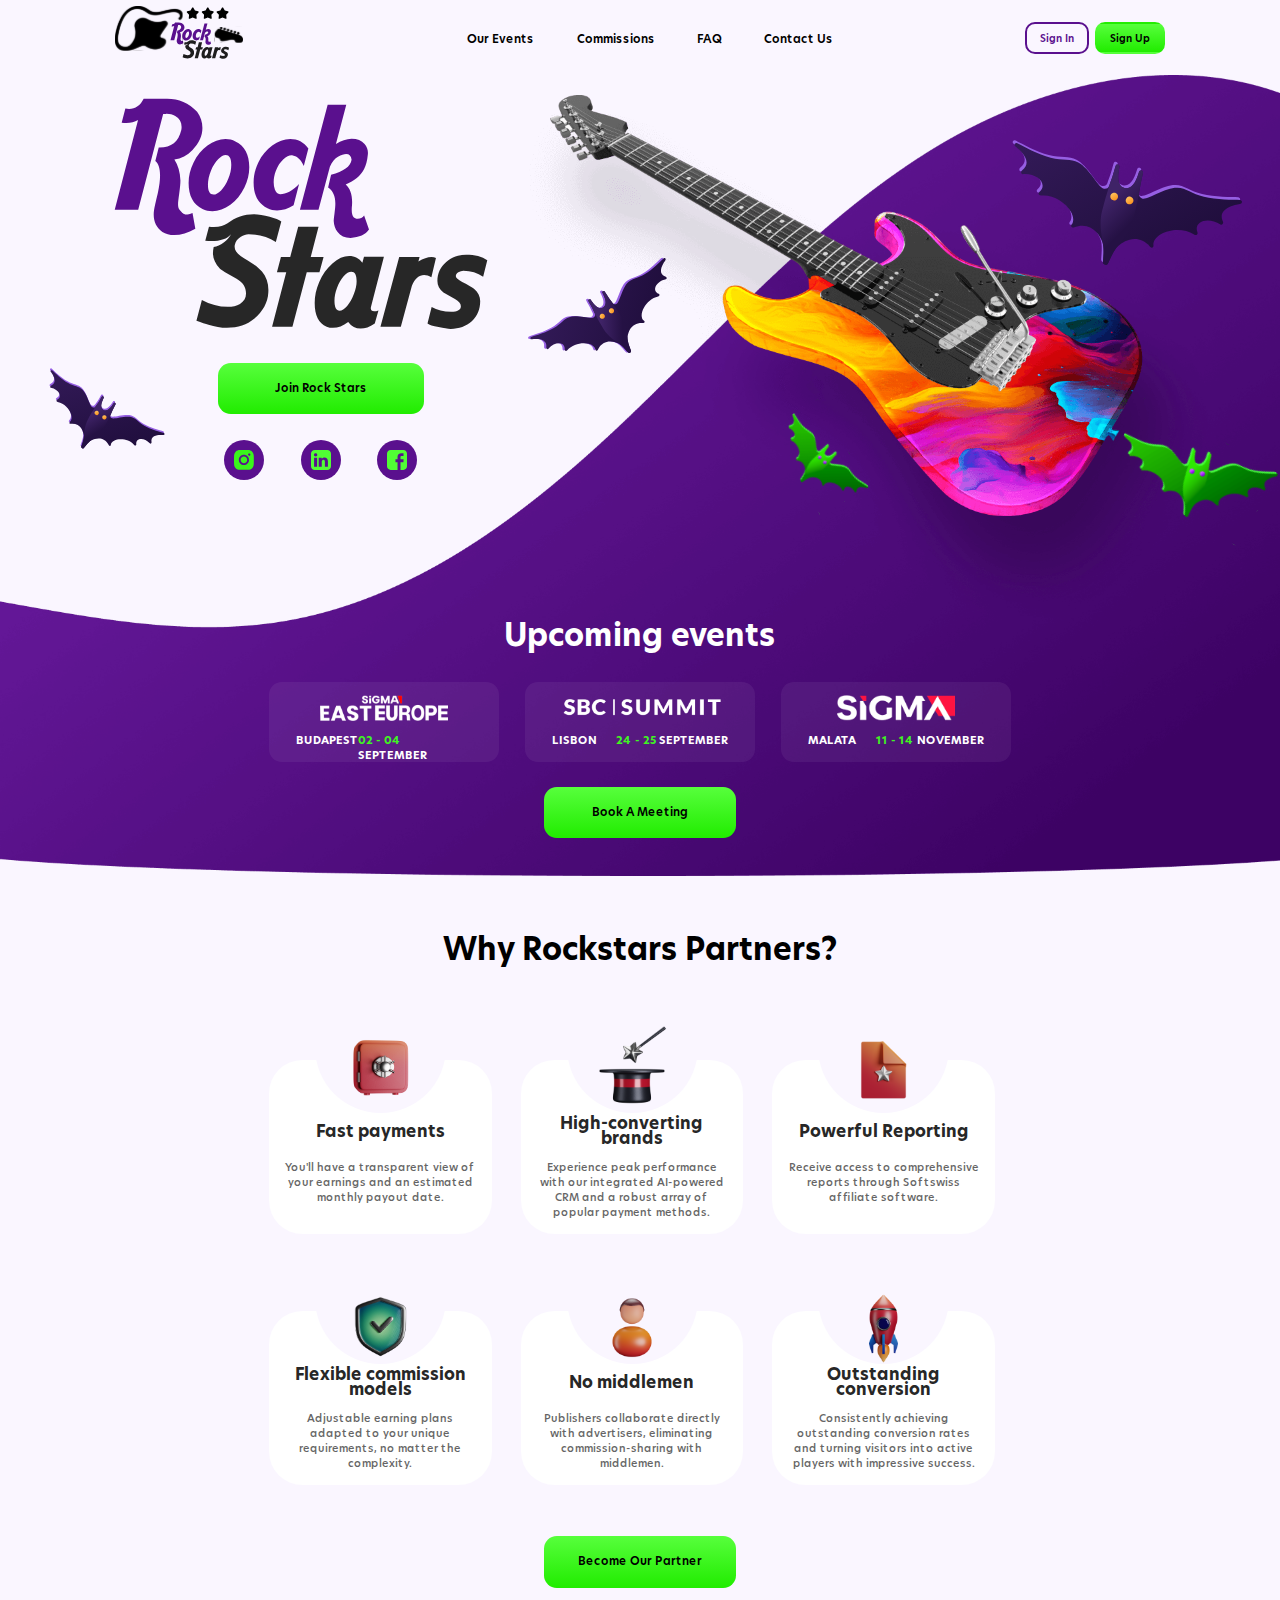
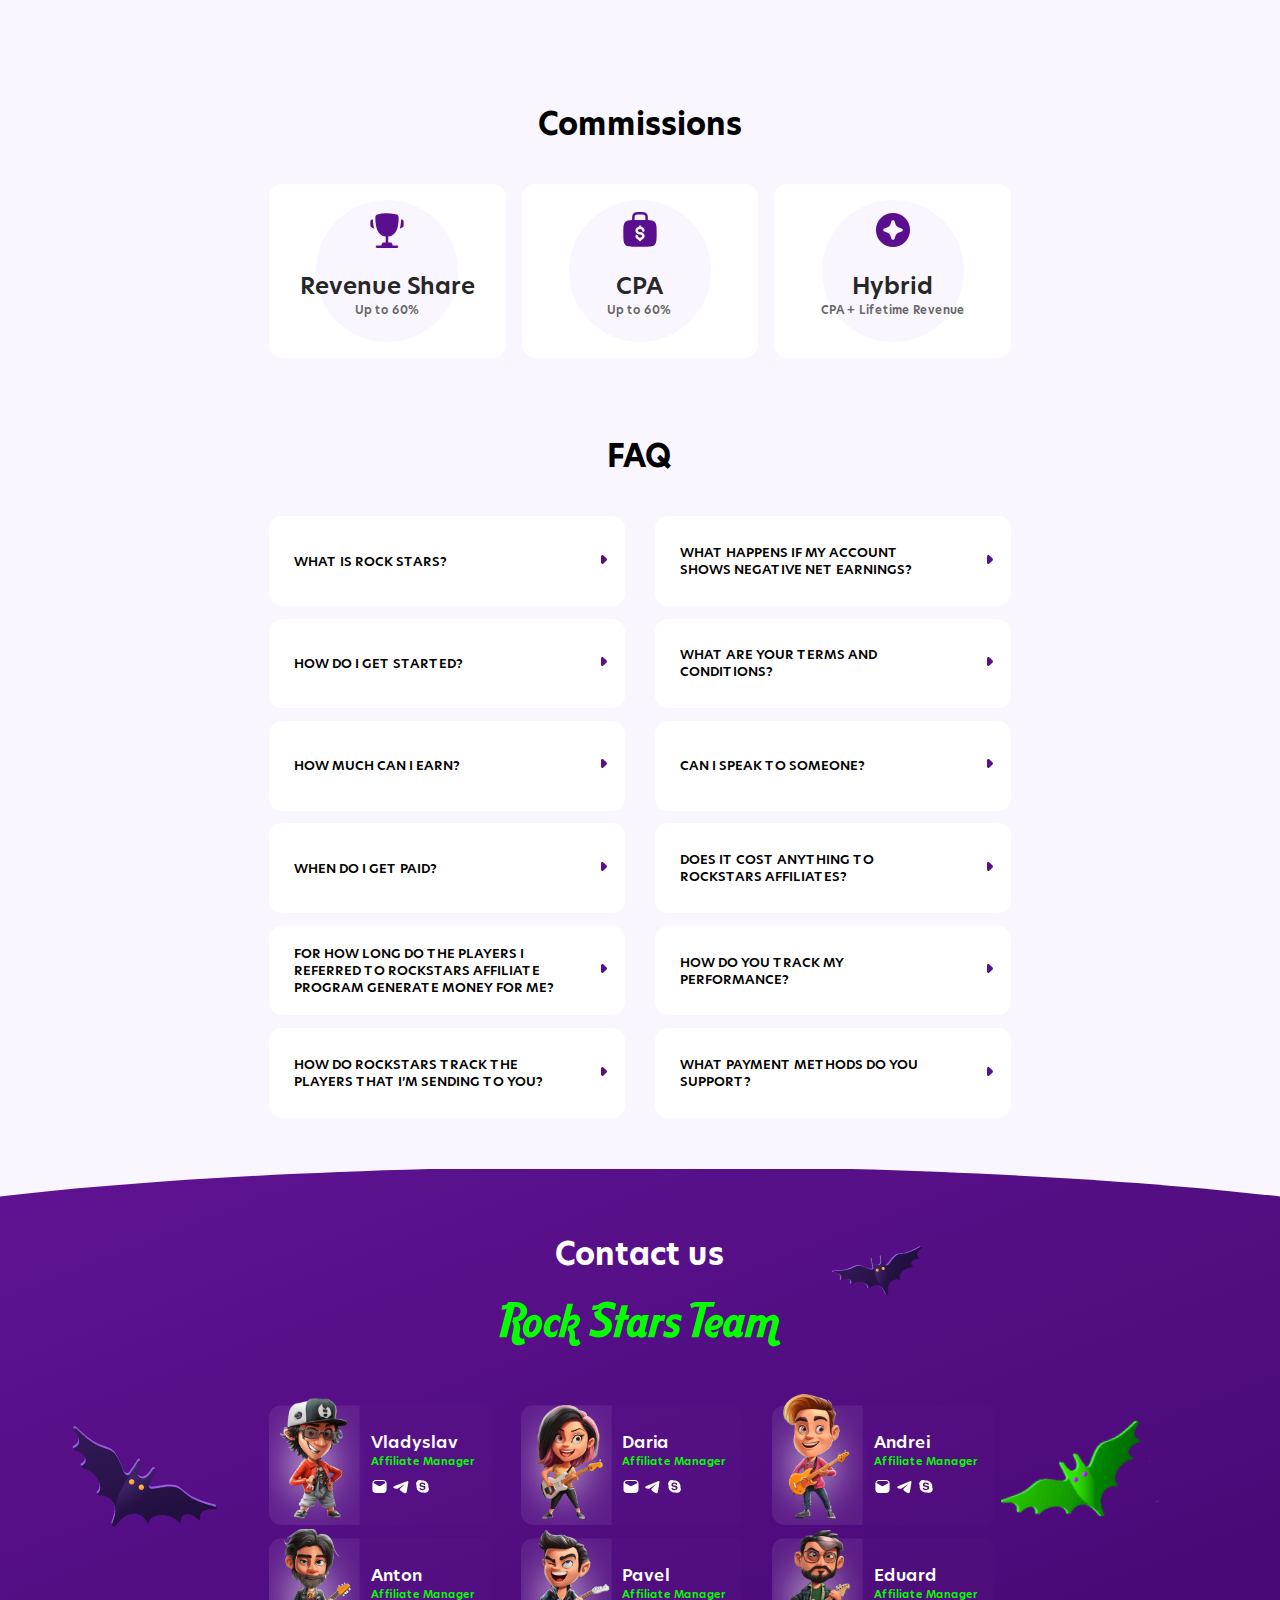
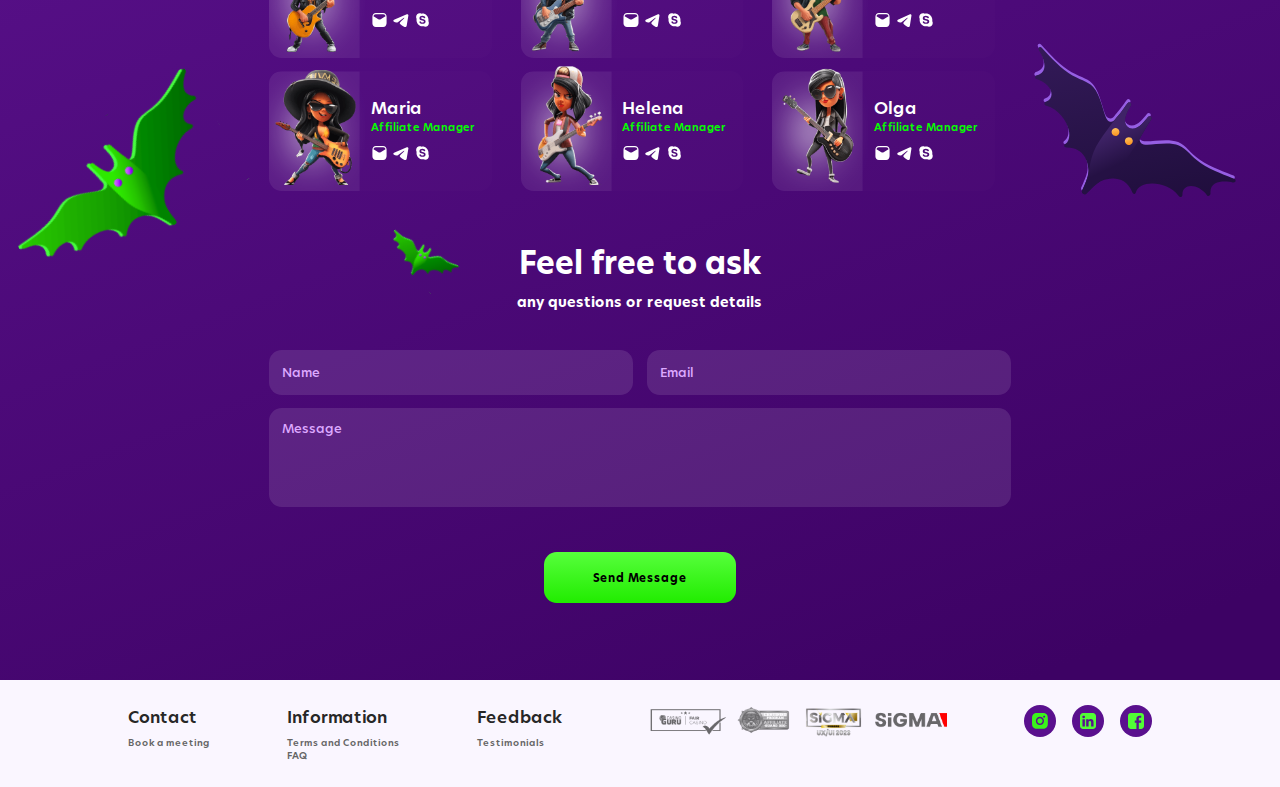
<file: rockstar/index.html>
<!DOCTYPE html><html lang="en" data-scrapbook-source="https://rockstars.partners/#" data-scrapbook-create="20240903063816850" data-scrapbook-title="Rock Stars"><head>
    <meta charset="UTF-8">
    <meta name="viewport" content="width=device-width, user-scalable=no, initial-scale=1.0, maximum-scale=1.0, minimum-scale=1.0">
    <meta http-equiv="X-UA-Compatible" content="ie=edge">
    <meta name="keywords" content="private, private jets, jets, flight">
    <link rel="stylesheet" href="main.css">
    <link rel="apple-touch-icon" sizes="76x76" href="https://rockstars.partners/icons/apple-touch-icon.png">
    <link rel="icon" type="image/png" sizes="32x32" href="favicon-32x32.png">
    <link rel="icon" type="image/png" sizes="16x16" href="favicon-16x16.png">
    <link rel="manifest" href="https://rockstars.partners/icons/site.webmanifest">
    <link rel="mask-icon" href="https://rockstars.partners/icons/safari-pinned-tab.svg" color="#5bbad5">
    <link rel="shortcut icon" href="favicon.ico">
    <meta name="msapplication-TileColor" content="#da532c">
    <meta name="msapplication-config" content="/icons/browserconfig.xml">
    <meta name="theme-color" content="#ffffff">
    <title>Rock Stars</title>
</head>
<body>
<div class="mobile-menu">
    <a href="#our-events">Our Events</a>
    <a href="#commissions">Commissions</a>
<!--    <a href="#testimonials">Testimonials</a>-->
    <a href="#faq">FAQ</a>
    <a href="#contact-us">Contact Us</a>
</div>
<section class="section-main">
    <header>
        <div class="logo">
            <img src="logo.svg" alt="Rock Stars">
        </div>
        <div class="nav">
            <a href="#our-events">Our Events</a>
            <a href="#commissions">Commissions</a>
<!--            <a href="#testimonials">Testimonials</a>-->
            <a href="#faq">FAQ</a>
            <a href="#contact-us">Contact Us</a>
        </div>
        <div class="h-buttons">
            <div class="h-buttons__btn violet">Sign In</div>
            <div class="h-buttons__btn">Sign Up</div>
        </div>
        <div class="burger">
            <div></div>
            <div></div>
            <div></div>
        </div>
    </header>
    <img src="section-1-rock-stars.svg" alt="RockStar" class="section-main__rockstar">
    <img src="violet-bat.svg" alt="Bat" class="section-main__bat section-main__bat1">
    <img src="violet-bat.svg" alt="Bat" class="section-main__bat section-main__bat2">
    <img src="violet-bat.svg" alt="Bat" class="section-main__bat section-main__bat3">
    <img src="green-bat.svg" alt="Bat" class="section-main__bat section-main__bat4">
    <img src="green-bat.svg" alt="Bat" class="section-main__bat section-main__bat5">

    <div class="section-main__social-block">
        <div class="green-btn">Join Rock Stars</div>
        <div class="section-main__social-links">
            <a href="#" class="section-main__social-link">
                <img src="s-icon-vg-inst.svg" alt="instagram">
            </a>
            <a href="#" class="section-main__social-link">
                <img src="s-icon-vg-linked.svg" alt="linkedin">
            </a>
            <a href="#" class="section-main__social-link">
                <img src="s-icon-vg-fb.svg" alt="facebook">
            </a>
        </div>
    </div>
    <div class="section-main__events container" id="our-events">
        <h2>Upcoming events</h2>
        <div class="section-main__event-list">
            <div class="section-main__event">
                <div class="section-main__event-logo">
                    <img src="event-1.png" alt="logo">
                </div>
                <div class="section-main__event-info">
                    <div class="section-main__event-city">BUDAPEST</div>
                    <div class="section-main__event-date">
                        <span>02 - 04</span> SEPTEMBER
                    </div>
                </div>
            </div>
            <div class="section-main__event">
                <div class="section-main__event-logo">
                    <img src="event-2.png" alt="logo">
                </div>
                <div class="section-main__event-info">
                    <div class="section-main__event-city">LISBON</div>
                    <div class="section-main__event-date">
                        <span>24 - 25</span> SEPTEMBER
                    </div>
                </div>
            </div>
            <div class="section-main__event">
                <div class="section-main__event-logo">
                    <img src="event-3.png" alt="logo">
                </div>
                <div class="section-main__event-info">
                    <div class="section-main__event-city">MALATA</div>
                    <div class="section-main__event-date">
                        <span>11 - 14</span> NOVEMBER
                    </div>
                </div>
            </div>
        </div>
        <div class="section-main__event-btns">
            <div class="green-btn">Book A Meeting</div>
        </div>
    </div>
</section>
<section class="section-why">
    <div class="container">
        <h2>Why Rockstars Partners?</h2>
        <div class="section-why__list">
            <div class="section-why__list-item">
                <div class="section-why__list-item-logo  section-why__list-item-logo-1">
                    <img src="why-1.png" alt="Fast payments">
                </div>
                <div class="section-why__list-item-heading">
                    <span>Fast payments</span>
                </div>
                <div class="section-why__list-item-description">You'll have a transparent view of your earnings and an estimated monthly payout date.</div>
            </div>
            <div class="section-why__list-item">
                <div class="section-why__list-item-logo section-why__list-item-logo-2">
                    <img src="why-2.png" alt="Fast payments">
                </div>
                <div class="section-why__list-item-heading">
                    <span>High-converting brands</span>
                </div>
                <div class="section-why__list-item-description">Experience peak performance with our integrated AI-powered CRM and a robust array of popular payment methods.</div>
            </div>
            <div class="section-why__list-item">
                <div class="section-why__list-item-logo section-why__list-item-logo-3">
                    <img src="why-3.png" alt="Fast payments">
                </div>
                <div class="section-why__list-item-heading">
                    <span>Powerful Reporting</span>
                </div>
                <div class="section-why__list-item-description">Receive access to comprehensive reports through Softswiss affiliate software.</div>
            </div>
            <div class="section-why__list-item">
                <div class="section-why__list-item-logo section-why__list-item-logo-4">
                    <img src="why-4.png" alt="Fast payments">
                </div>
                <div class="section-why__list-item-heading">
                    <span>Flexible commission models</span>
                </div>
                <div class="section-why__list-item-description">Adjustable earning plans adapted to your unique requirements, no matter the complexity.</div>
            </div>
            <div class="section-why__list-item">
                <div class="section-why__list-item-logo section-why__list-item-logo-5">
                    <img src="why-5.png" alt="Fast payments">
                </div>
                <div class="section-why__list-item-heading">
                    <span>No middlemen</span>
                </div>
                <div class="section-why__list-item-description">Publishers collaborate directly with advertisers, eliminating commission-sharing with middlemen.</div>
            </div>
            <div class="section-why__list-item">
                <div class="section-why__list-item-logo section-why__list-item-logo-6">
                    <img src="why-6.png" alt="Fast payments">
                </div>
                <div class="section-why__list-item-heading">
                    <span>Outstanding conversion</span>
                </div>
                <div class="section-why__list-item-description">Consistently achieving outstanding conversion rates and turning visitors into active players with impressive success.</div>
            </div>
        </div>
        <div class="green-btn">Become Our Partner</div>
    </div>
</section>
<!--<section class="section-testimonials" id="testimonials" >-->
<!--    <div class="container">-->
<!--        <h2>Testimonials</h2>-->
<!--        <div class="section-testimonials__list">-->
<!--            <div class="section-testimonials__list-item">-->
<!--                <div class="section-testimonials__list-item-logo">-->
<!--                    <img src="img/partners-1.png" alt="partner">-->
<!--                </div>-->
<!--                <div class="section-testimonials__list-item-stars">-->
<!--                    <img src="img/star-line.svg" alt="5 stars">-->
<!--                </div>-->
<!--                <div class="section-testimonials__list-item-description">Our players have benefited much from Rock Stars' collaboration. Very cutting-edge product that delivers a top-notch playing experience. We at enkeltcasino.com can highly recommend lal.bet. Awesome affiiliate managesr - quick to respond and trustworthy.</div>-->
<!--                <div class="section-testimonials__list-item-link"><a href="enkeltcasino.com">enkeltcasino.com</a></div>-->
<!--            </div>-->
<!--            <div class="section-testimonials__list-item">-->
<!--                <div class="section-testimonials__list-item-logo">-->
<!--                    <img src="img/partners-2.png" alt="partner">-->
<!--                </div>-->
<!--                <div class="section-testimonials__list-item-stars">-->
<!--                    <img src="img/star-line.svg" alt="5 stars">-->
<!--                </div>-->
<!--                <div class="section-testimonials__list-item-description">After working with Rock Stars for quite some time, we can confidently say that they are one of the best in this industry. They have a lot of great betting products and features that attract more traffic easily. Payment is also always on time with them, which is great.</div>-->
<!--                <div class="section-testimonials__list-item-link"><a href="betzillion.com">betzillion.com</a></div>-->
<!--            </div>-->
<!--            <div class="section-testimonials__list-item">-->
<!--                <div class="section-testimonials__list-item-logo">-->
<!--                    <img src="img/partners-3.png" alt="partner">-->
<!--                </div>-->
<!--                <div class="section-testimonials__list-item-stars">-->
<!--                    <img src="img/star-line.svg" alt="5 stars">-->
<!--                </div>-->
<!--                <div class="section-testimonials__list-item-description">We’ve had a great experience with every casino brand from Rock Stars Affiliates. Definitely one of the best online casino affiliate programs and we’re hoping for a long and successful cooperation.</div>-->
<!--                <div class="section-testimonials__list-item-link"><a href="nederlandscasinos.net">nederlandscasinos.net</a></div>-->
<!--            </div>-->
<!--            <div class="section-testimonials__list-item">-->
<!--                <div class="section-testimonials__list-item-logo">-->
<!--                    <img src="img/partners-4.png" alt="partner">-->
<!--                </div>-->
<!--                <div class="section-testimonials__list-item-stars">-->
<!--                    <img src="img/star-line.svg" alt="5 stars">-->
<!--                </div>-->
<!--                <div class="section-testimonials__list-item-description">We've been thoroughly impressed with Rock Stars Affiliates. Their free spins promotions are a hit with our users and their commitment to quality service is second to none.</div>-->
<!--                <div class="section-testimonials__list-item-link"><a href="gamblizard.de">gamblizard.de</a></div>-->
<!--            </div>-->
<!--            <div class="section-testimonials__list-item">-->
<!--                <div class="section-testimonials__list-item-logo">-->
<!--                    <img src="img/partners-5.png" alt="partner">-->
<!--                </div>-->
<!--                <div class="section-testimonials__list-item-stars">-->
<!--                    <img src="img/star-line.svg" alt="5 stars">-->
<!--                </div>-->
<!--                <div class="section-testimonials__list-item-description">We enjoyed working with Rock Stars Affiliates. High conversion rates and excellent casino brands are hard proof that they know how to do the best work. Definitely the best gaming experience for players in the Netherlands!</div>-->
<!--                <div class="section-testimonials__list-item-link"><a href="onlinecasinosnl.com">onlinecasinosnl.com</a></div>-->
<!--            </div>-->
<!--            <div class="section-testimonials__list-item">-->
<!--                <div class="section-testimonials__list-item-logo">-->
<!--                    <img src="img/partners-6.png" alt="partner">-->
<!--                </div>-->
<!--                <div class="section-testimonials__list-item-stars">-->
<!--                    <img src="img/star-line.svg" alt="5 stars">-->
<!--                </div>-->
<!--                <div class="section-testimonials__list-item-description">We are very pleased with Rock Stars. This new affiliate has amazing managers who are very helpful and competent. On top of that, they also have a rewarding program. Their brand from Casbit Group, Rock stars</div>-->
<!--                <div class="section-testimonials__list-item-link"><a href="onlinecasinogroups.com">onlinecasinogroups.com</a></div>-->
<!--            </div>-->
<!--        </div>-->
<!--    </div>-->
<!--</section>-->
<section class="section-comissions" id="commissions">
    <div class="container">
        <h2>Commissions</h2>
        <div class="section-comissions__list">
            <div class="section-comissions__item">
                <img src="ico-comission-1.svg" alt="Revenue Share" class="section-comissions__icon">
                <div class="section-comissions__heading">Revenue Share</div>
                <div class="section-comissions__sub">Up to 60%</div>
            </div>
            <div class="section-comissions__item">
                <img src="ico-comission-2.svg" alt="CPA" class="section-comissions__icon">
                <div class="section-comissions__heading">CPA</div>
                <div class="section-comissions__sub">Up to 60%</div>
            </div>
            <div class="section-comissions__item">
                <img src="ico-comission-3.svg" alt="Hybrid" class="section-comissions__icon">
                <div class="section-comissions__heading">Hybrid</div>
                <div class="section-comissions__sub">CPA + Lifetime Revenue</div>
            </div>
        </div>
    </div>
</section>
<section class="section-faq" id="faq">
    <div class="container">
        <h2>
            FAQ
        </h2>
        <div class="section-faq__block">
            <div class="section-faq__left">
                <div class="section-faq__item">
                    <div class="section-faq__item-question">
                        WHAT IS ROCK STARS?
                    </div>
                    <div class="section-faq__item-answer">
                        ROCK STARS is an affiliate program, joining which you become a partner with us. It allows you to earn money through your website. By promoting RockStars on your sources and referring players to us - you will earn a cut out of the revenue these players generate through deposits.
                    </div>
                </div>
                <div class="section-faq__item">
                    <div class="section-faq__item-question">
                        HOW DO I GET STARTED?
                    </div>
                    <div class="section-faq__item-answer">
                        Just use the registration form https://affiliates.rock-stars.com/partner/register and fill in all the fields. After this, we will validate the information you provided, and you are welcome to your company account.
                    </div>
                </div>
                <div class="section-faq__item">
                    <div class="section-faq__item-question">
                        HOW MUCH CAN I EARN?
                    </div>
                    <div class="section-faq__item-answer">
                        We value our partners. This is why you may get up to 60% of the revenue depending on your performance! And yes, all statistics are live, up-to-date, and fully transparent.
                    </div>
                </div>
                <div class="section-faq__item">
                    <div class="section-faq__item-question">
                        WHEN DO I GET PAID?
                    </div>
                    <div class="section-faq__item-answer">
                        We will process all payouts within the third week of each month. Please note that we have a minimum earning of €100 before we make a payout. If your earnings are below €100, your balance will automatically transfer to the following month.
                    </div>
                </div>
                <div class="section-faq__item">
                    <div class="section-faq__item-question">
                        FOR HOW LONG DO THE PLAYERS I REFERRED TO ROCKSTARS AFFILIATE PROGRAM GENERATE MONEY FOR ME?
                    </div>
                    <div class="section-faq__item-answer">
                        As long as the player plays on our brands, you will earn a cut of the revenue the player is generating.
                    </div>
                </div>
                <div class="section-faq__item">
                    <div class="section-faq__item-question">
                        HOW DO ROCKSTARS TRACK THE PLAYERS THAT I’M SENDING TO YOU?
                    </div>
                    <div class="section-faq__item-answer">
                        As long as you use links and banners from Media Gallery in your RockStars account, they are connected to you by the unique tracking link.
                    </div>
                </div>
            </div>
            <div class="section-faq__right">
                <div class="section-faq__item">
                    <div class="section-faq__item-question">
                        WHAT HAPPENS IF MY ACCOUNT SHOWS NEGATIVE NET EARNINGS?
                    </div>
                    <div class="section-faq__item-answer">
                        It might happen as a player can win or lose money in the casino. However, we do not carry over negative balances from one month to another.
                    </div>
                </div>
                <div class="section-faq__item">
                    <div class="section-faq__item-question">
                        WHAT ARE YOUR TERMS AND CONDITIONS?
                    </div>
                    <div class="section-faq__item-answer">
                        Right <a href="#">here.</a>
                    </div>
                </div>
                <div class="section-faq__item">
                    <div class="section-faq__item-question">
                        CAN I SPEAK TO SOMEONE?
                    </div>
                    <div class="section-faq__item-answer">
                        Of course! We´re always here for you. Just send us an e-mail via affiliates@rock-stars.com, and we will get back as soon as possible.
                    </div>
                </div>
                <div class="section-faq__item">
                    <div class="section-faq__item-question">
                        DOES IT COST ANYTHING TO ROCKSTARS AFFILIATES?
                    </div>
                    <div class="section-faq__item-answer">
                        No. There is no cost of joining the affiliate program.
                    </div>
                </div>
                <div class="section-faq__item">
                    <div class="section-faq__item-question">
                        HOW DO YOU TRACK MY PERFORMANCE?
                    </div>
                    <div class="section-faq__item-answer">
                        We use a third-party software called SoftSwiss that provides updated stats every 24 hours.
                    </div>
                </div>
                <div class="section-faq__item">
                    <div class="section-faq__item-question">
                        WHAT PAYMENT METHODS DO YOU SUPPORT?
                    </div>
                    <div class="section-faq__item-answer">
                        We can currently pay you via Bank transfer or Crypto.
                    </div>
                </div>
            </div>
        </div>
    </div>
</section>

<section class="section-contact">
    <div class="container">
        <h2>
            Contact us
        </h2>
        <div class="section-contact__title">
            <img src="contact-title.svg" alt="Rock Stars Team">
        </div>
        <div class="section-contact__team-list">
            <div class="section-contact__member">
                <img src="h1.png" alt="avatar" class="section-contact__avatar section-contact__avatar1">
                <div class="section-contact__member-info">
                    <div class="section-contact__member-name">Vladyslav</div>
                    <div class="section-contact__member-position">Affiliate Manager</div>
                    <div class="section-contact__member-socials">
                        <a href="#">
                            <img src="icon-contact-mail.svg" alt="">
                        </a>
                        <a href="#">
                            <img src="icon-contact-tg.svg" alt="">
                        </a>
                        <a href="#">
                            <img src="icon-contact-skype.svg" alt="">
                        </a>
                    </div>
                </div>
            </div>
            <div class="section-contact__member">
                <img src="h2.png" alt="avatar" class="section-contact__avatar section-contact__avatar2">
                <div class="section-contact__member-info">
                    <div class="section-contact__member-name">Daria</div>
                    <div class="section-contact__member-position">Affiliate Manager</div>
                    <div class="section-contact__member-socials">
                        <a href="#">
                            <img src="icon-contact-mail.svg" alt="">
                        </a>
                        <a href="#">
                            <img src="icon-contact-tg.svg" alt="">
                        </a>
                        <a href="#">
                            <img src="icon-contact-skype.svg" alt="">
                        </a>
                    </div>
                </div>
            </div>
            <div class="section-contact__member">
                <img src="h3.png" alt="avatar" class="section-contact__avatar section-contact__avatar3">
                <div class="section-contact__member-info">
                    <div class="section-contact__member-name">Andrei</div>
                    <div class="section-contact__member-position">Affiliate Manager</div>
                    <div class="section-contact__member-socials">
                        <a href="#">
                            <img src="icon-contact-mail.svg" alt="">
                        </a>
                        <a href="#">
                            <img src="icon-contact-tg.svg" alt="">
                        </a>
                        <a href="#">
                            <img src="icon-contact-skype.svg" alt="">
                        </a>
                    </div>
                </div>
            </div>
            <div class="section-contact__member">
                <img src="h4.png" alt="avatar" class="section-contact__avatar section-contact__avatar4">
                <div class="section-contact__member-info">
                    <div class="section-contact__member-name">Anton</div>
                    <div class="section-contact__member-position">Affiliate Manager</div>
                    <div class="section-contact__member-socials">
                        <a href="#">
                            <img src="icon-contact-mail.svg" alt="">
                        </a>
                        <a href="#">
                            <img src="icon-contact-tg.svg" alt="">
                        </a>
                        <a href="#">
                            <img src="icon-contact-skype.svg" alt="">
                        </a>
                    </div>
                </div>
            </div>
            <div class="section-contact__member">
                <img src="h5.png" alt="avatar" class="section-contact__avatar section-contact__avatar5">
                <div class="section-contact__member-info">
                    <div class="section-contact__member-name">Pavel</div>
                    <div class="section-contact__member-position">Affiliate Manager</div>
                    <div class="section-contact__member-socials">
                        <a href="#">
                            <img src="icon-contact-mail.svg" alt="">
                        </a>
                        <a href="#">
                            <img src="icon-contact-tg.svg" alt="">
                        </a>
                        <a href="#">
                            <img src="icon-contact-skype.svg" alt="">
                        </a>
                    </div>
                </div>
            </div>
            <div class="section-contact__member">
                <img src="h6.png" alt="avatar" class="section-contact__avatar section-contact__avatar6">
                <div class="section-contact__member-info">
                    <div class="section-contact__member-name">Eduard</div>
                    <div class="section-contact__member-position">Affiliate Manager</div>
                    <div class="section-contact__member-socials">
                        <a href="#">
                            <img src="icon-contact-mail.svg" alt="">
                        </a>
                        <a href="#">
                            <img src="icon-contact-tg.svg" alt="">
                        </a>
                        <a href="#">
                            <img src="icon-contact-skype.svg" alt="">
                        </a>
                    </div>
                </div>
            </div>
            <div class="section-contact__member">
                <img src="h7.png" alt="avatar" class="section-contact__avatar section-contact__avatar7">
                <div class="section-contact__member-info">
                    <div class="section-contact__member-name">Maria</div>
                    <div class="section-contact__member-position">Affiliate Manager</div>
                    <div class="section-contact__member-socials">
                        <a href="#">
                            <img src="icon-contact-mail.svg" alt="">
                        </a>
                        <a href="#">
                            <img src="icon-contact-tg.svg" alt="">
                        </a>
                        <a href="#">
                            <img src="icon-contact-skype.svg" alt="">
                        </a>
                    </div>
                </div>
            </div>
            <div class="section-contact__member">
                <img src="h8.png" alt="avatar" class="section-contact__avatar section-contact__avatar8">
                <div class="section-contact__member-info">
                    <div class="section-contact__member-name">Helena</div>
                    <div class="section-contact__member-position">Affiliate Manager</div>
                    <div class="section-contact__member-socials">
                        <a href="#">
                            <img src="icon-contact-mail.svg" alt="">
                        </a>
                        <a href="#">
                            <img src="icon-contact-tg.svg" alt="">
                        </a>
                        <a href="#">
                            <img src="icon-contact-skype.svg" alt="">
                        </a>
                    </div>
                </div>
            </div>
            <div class="section-contact__member">
                <img src="h9.png" alt="avatar" class="section-contact__avatar section-contact__avatar9">
                <div class="section-contact__member-info">
                    <div class="section-contact__member-name">Olga</div>
                    <div class="section-contact__member-position">Affiliate Manager</div>
                    <div class="section-contact__member-socials">
                        <a href="#">
                            <img src="icon-contact-mail.svg" alt="">
                        </a>
                        <a href="#">
                            <img src="icon-contact-tg.svg" alt="">
                        </a>
                        <a href="#">
                            <img src="icon-contact-skype.svg" alt="">
                        </a>
                    </div>
                </div>
            </div>
        </div>
        <h2>Feel free to ask</h2>
        <h3>any questions or request details</h3>
        <form action="https://rockstars.partners/thanks/" method="post" id="contact-us">
            <div class="form-group">
                <input required="" type="text" name="name" placeholder="Name" value="">
                <input required="" type="email" name="email" placeholder="Email" value="">
            </div>
            <textarea name="message" cols="30" rows="5" placeholder="Message"></textarea>
            <div class="button-block">
                <button class="green-btn">Send Message</button>
            </div>
        </form>
    </div>
    <img src="violet-bat.svg" alt="bat" class="section-contact__bat section-contact__bat1">
    <img src="violet-bat.svg" alt="bat" class="section-contact__bat section-contact__bat2">
    <img src="violet-bat.svg" alt="bat" class="section-contact__bat section-contact__bat3">
    <img src="green-bat.svg" alt="bat" class="section-contact__bat section-contact__bat4">
    <img src="green-bat.svg" alt="bat" class="section-contact__bat section-contact__bat5">
    <img src="green-bat.svg" alt="bat" class="section-contact__bat section-contact__bat6">
</section>
<footer class="footer">
    <div class="footer-nav">
        <div class="footer-nav__heading">Contact</div>
        <div class="footer-nav__link">Book a meeting</div>
    </div>
    <div class="footer-nav">
        <div class="footer-nav__heading">Information</div>
        <div class="footer-nav__link">Terms and Conditions</div>
        <div class="footer-nav__link">FAQ</div>
    </div>
    <div class="footer-nav">
        <div class="footer-nav__heading">Feedback</div>
        <div class="footer-nav__link">Testimonials</div>
    </div>
    <div class="footer__legal">
        <img src="footer-logos.png" alt="legal">
    </div>
    <div class="footer__social-links">
        <a href="#" class="footer__social-link">
            <img src="s-icon-vg-inst.svg" alt="instagram">
        </a>
        <a href="#" class="footer__social-link">
            <img src="s-icon-vg-linked.svg" alt="linkedin">
        </a>
        <a href="#" class="footer__social-link">
            <img src="s-icon-vg-fb.svg" alt="facebook">
        </a>
    </div>
</footer>




</body></html>
</file>
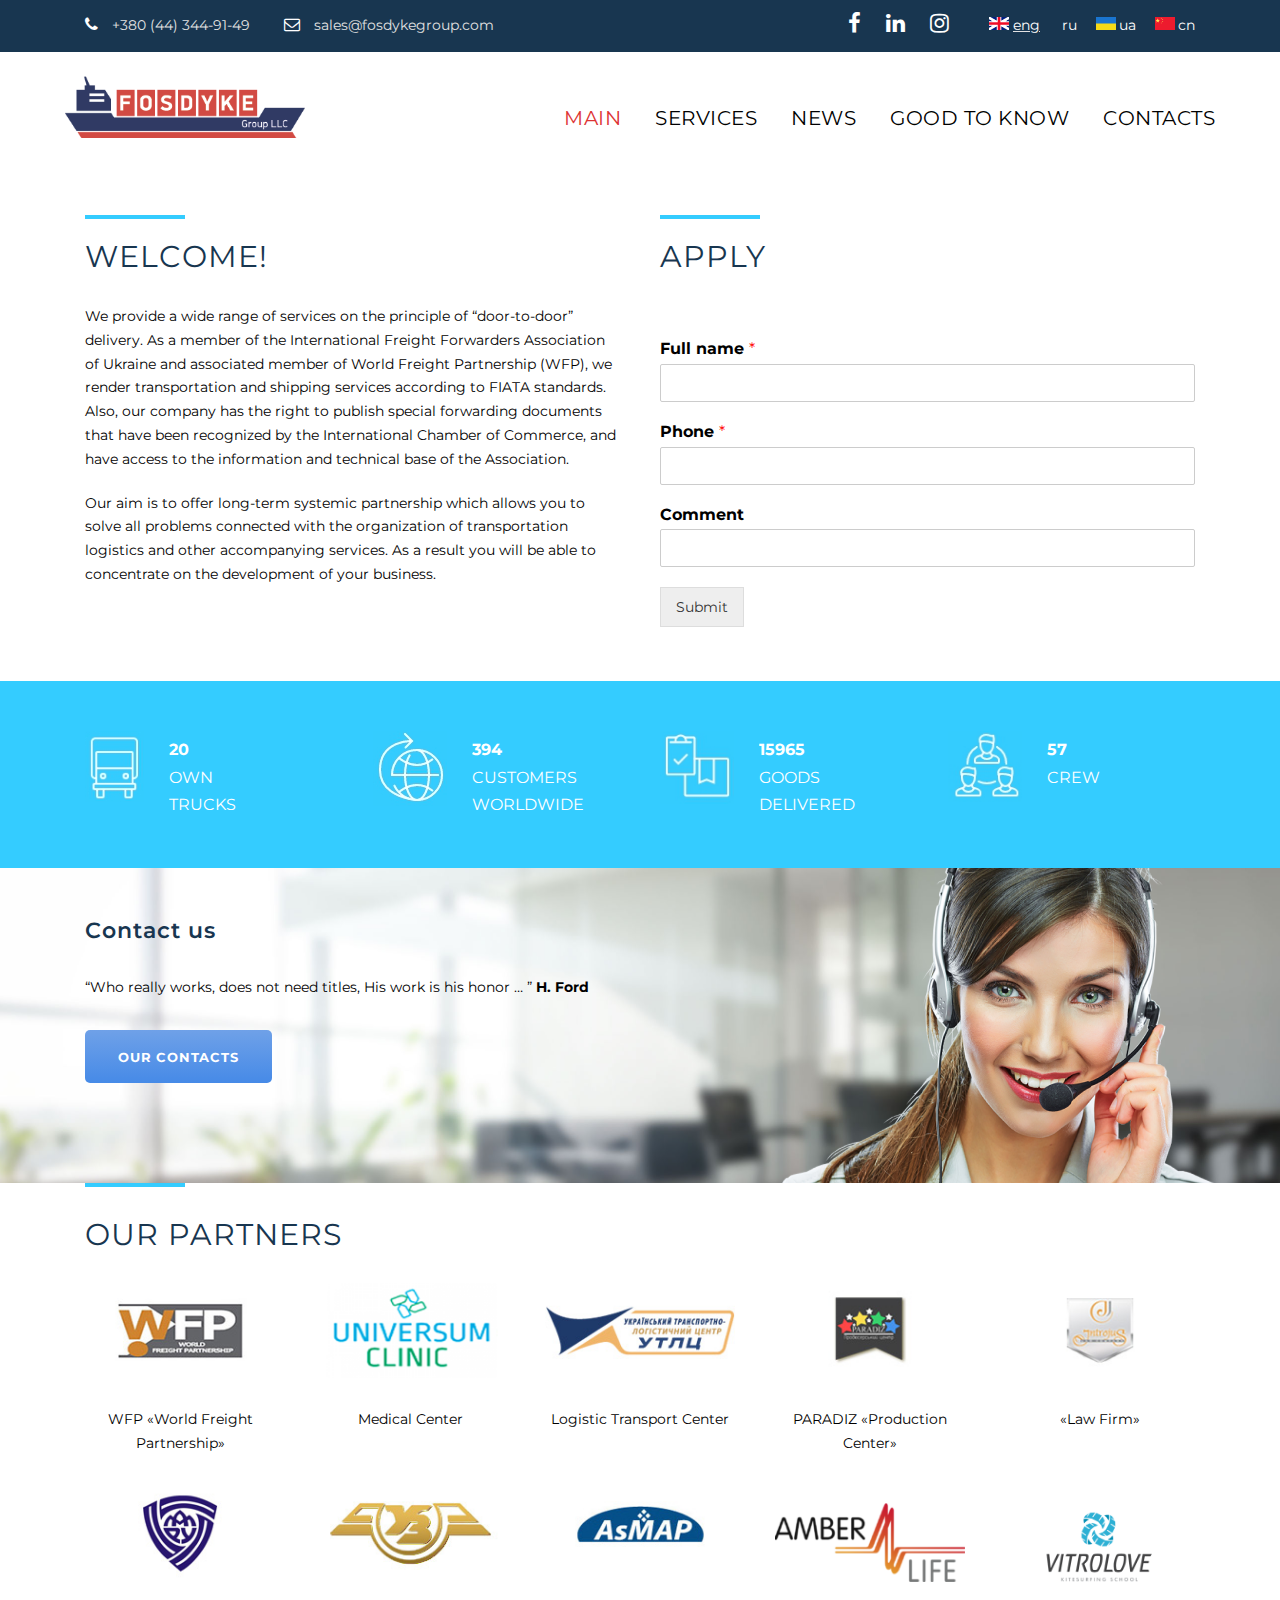
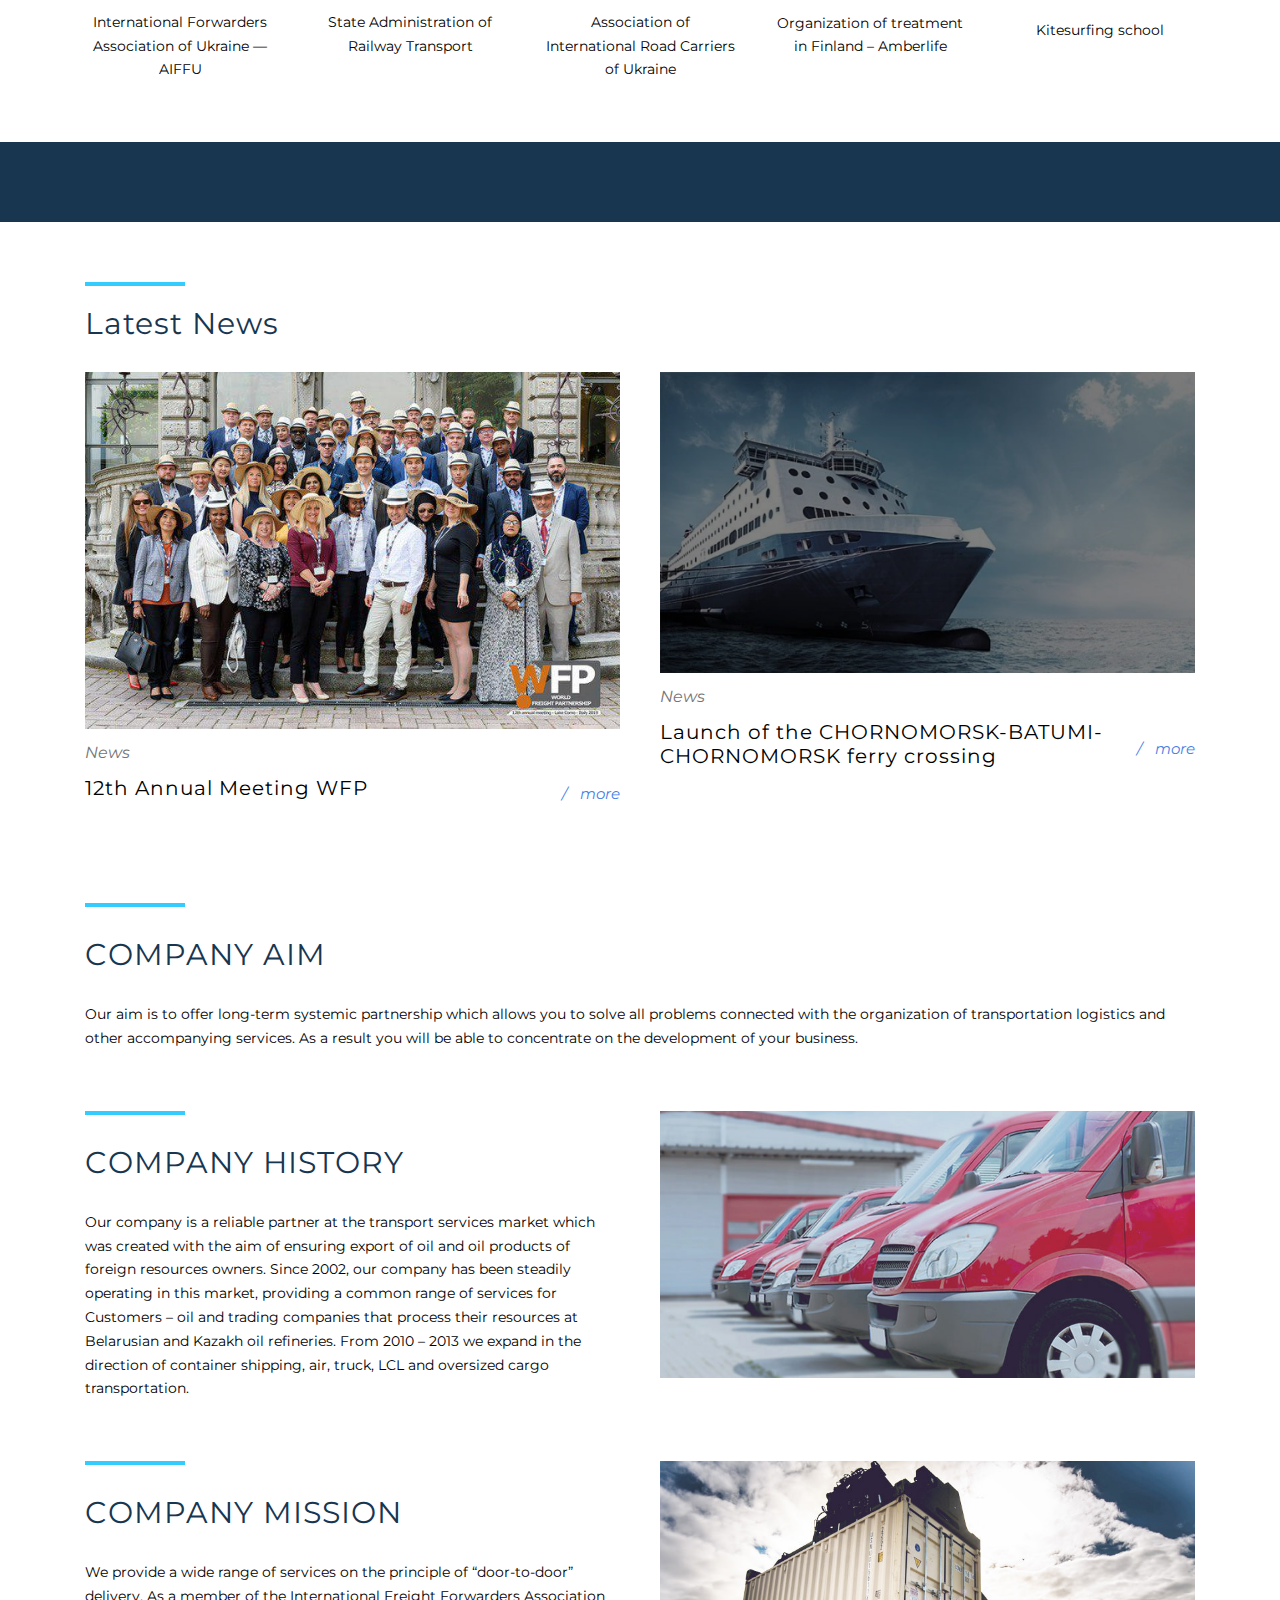
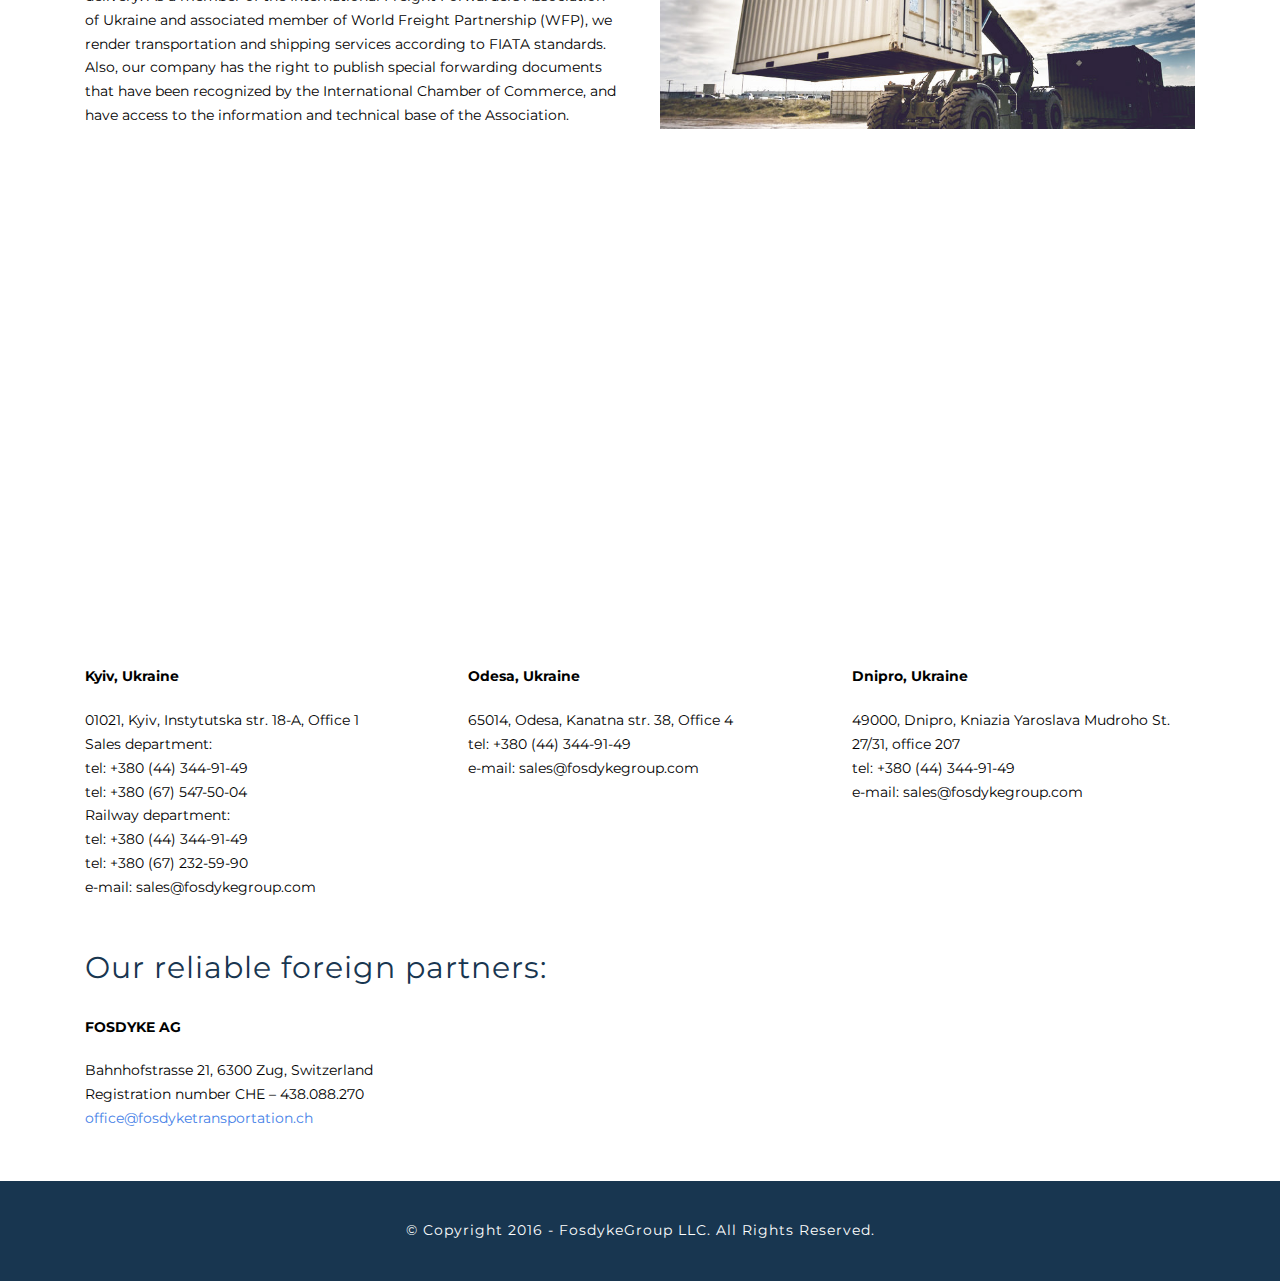
<file: tosdyke/index.html>
<!DOCTYPE html><html lang="en-US" class="no-js" data-scrapbook-source="https://en.fosdykegroup.com/" data-scrapbook-create="20240903064656949" data-scrapbook-title="Fosdyke Group – a reliable partner in the transport market"><head>
	<!-- Google Tag Manager -->

<!-- End Google Tag Manager -->

	<meta charset="UTF-8">
	<meta name="viewport" content="width=device-width, initial-scale=1">
	<link rel="profile" href="http://gmpg.org/xfn/11">
	<link rel="pingback" href="https://en.fosdykegroup.com/xmlrpc.php">
	<title>Fosdyke Group – a reliable partner in the transport market</title>
<meta name="robots" content="max-image-preview:large">

<link rel="alternate" type="application/rss+xml" title="Fosdyke Group » Feed" href="https://en.fosdykegroup.com/feed/">
<link rel="alternate" type="application/rss+xml" title="Fosdyke Group » Comments Feed" href="https://en.fosdykegroup.com/comments/feed/">
<link rel="alternate" type="application/rss+xml" title="Fosdyke Group » Главная Comments Feed" href="https://en.fosdykegroup.com/sample-page-2/feed/">

<style type="text/css">
img.wp-smiley,
img.emoji {
	display: inline !important;
	border: none !important;
	box-shadow: none !important;
	height: 1em !important;
	width: 1em !important;
	margin: 0 0.07em !important;
	vertical-align: -0.1em !important;
	background: none !important;
	padding: 0 !important;
}
</style>
	<link rel="stylesheet" id="wp-block-library-css" href="style.min.css" type="text/css" media="all">
<link rel="stylesheet" id="classic-theme-styles-css" href="classic-themes.min.css" type="text/css" media="all">
<style id="global-styles-inline-css" type="text/css">
body{--wp--preset--color--black: #000000;--wp--preset--color--cyan-bluish-gray: #abb8c3;--wp--preset--color--white: #ffffff;--wp--preset--color--pale-pink: #f78da7;--wp--preset--color--vivid-red: #cf2e2e;--wp--preset--color--luminous-vivid-orange: #ff6900;--wp--preset--color--luminous-vivid-amber: #fcb900;--wp--preset--color--light-green-cyan: #7bdcb5;--wp--preset--color--vivid-green-cyan: #00d084;--wp--preset--color--pale-cyan-blue: #8ed1fc;--wp--preset--color--vivid-cyan-blue: #0693e3;--wp--preset--color--vivid-purple: #9b51e0;--wp--preset--gradient--vivid-cyan-blue-to-vivid-purple: linear-gradient(135deg,rgba(6,147,227,1) 0%,rgb(155,81,224) 100%);--wp--preset--gradient--light-green-cyan-to-vivid-green-cyan: linear-gradient(135deg,rgb(122,220,180) 0%,rgb(0,208,130) 100%);--wp--preset--gradient--luminous-vivid-amber-to-luminous-vivid-orange: linear-gradient(135deg,rgba(252,185,0,1) 0%,rgba(255,105,0,1) 100%);--wp--preset--gradient--luminous-vivid-orange-to-vivid-red: linear-gradient(135deg,rgba(255,105,0,1) 0%,rgb(207,46,46) 100%);--wp--preset--gradient--very-light-gray-to-cyan-bluish-gray: linear-gradient(135deg,rgb(238,238,238) 0%,rgb(169,184,195) 100%);--wp--preset--gradient--cool-to-warm-spectrum: linear-gradient(135deg,rgb(74,234,220) 0%,rgb(151,120,209) 20%,rgb(207,42,186) 40%,rgb(238,44,130) 60%,rgb(251,105,98) 80%,rgb(254,248,76) 100%);--wp--preset--gradient--blush-light-purple: linear-gradient(135deg,rgb(255,206,236) 0%,rgb(152,150,240) 100%);--wp--preset--gradient--blush-bordeaux: linear-gradient(135deg,rgb(254,205,165) 0%,rgb(254,45,45) 50%,rgb(107,0,62) 100%);--wp--preset--gradient--luminous-dusk: linear-gradient(135deg,rgb(255,203,112) 0%,rgb(199,81,192) 50%,rgb(65,88,208) 100%);--wp--preset--gradient--pale-ocean: linear-gradient(135deg,rgb(255,245,203) 0%,rgb(182,227,212) 50%,rgb(51,167,181) 100%);--wp--preset--gradient--electric-grass: linear-gradient(135deg,rgb(202,248,128) 0%,rgb(113,206,126) 100%);--wp--preset--gradient--midnight: linear-gradient(135deg,rgb(2,3,129) 0%,rgb(40,116,252) 100%);--wp--preset--duotone--dark-grayscale: url("#wp-duotone-dark-grayscale");--wp--preset--duotone--grayscale: url("#wp-duotone-grayscale");--wp--preset--duotone--purple-yellow: url("#wp-duotone-purple-yellow");--wp--preset--duotone--blue-red: url("#wp-duotone-blue-red");--wp--preset--duotone--midnight: url("#wp-duotone-midnight");--wp--preset--duotone--magenta-yellow: url("#wp-duotone-magenta-yellow");--wp--preset--duotone--purple-green: url("#wp-duotone-purple-green");--wp--preset--duotone--blue-orange: url("#wp-duotone-blue-orange");--wp--preset--font-size--small: 13px;--wp--preset--font-size--medium: 20px;--wp--preset--font-size--large: 36px;--wp--preset--font-size--x-large: 42px;--wp--preset--spacing--20: 0.44rem;--wp--preset--spacing--30: 0.67rem;--wp--preset--spacing--40: 1rem;--wp--preset--spacing--50: 1.5rem;--wp--preset--spacing--60: 2.25rem;--wp--preset--spacing--70: 3.38rem;--wp--preset--spacing--80: 5.06rem;--wp--preset--shadow--natural: 6px 6px 9px rgba(0, 0, 0, 0.2);--wp--preset--shadow--deep: 12px 12px 50px rgba(0, 0, 0, 0.4);--wp--preset--shadow--sharp: 6px 6px 0px rgba(0, 0, 0, 0.2);--wp--preset--shadow--outlined: 6px 6px 0px -3px rgba(255, 255, 255, 1), 6px 6px rgba(0, 0, 0, 1);--wp--preset--shadow--crisp: 6px 6px 0px rgba(0, 0, 0, 1);}:where(.is-layout-flex){gap: 0.5em;}body .is-layout-flow > .alignleft{float: left;margin-inline-start: 0;margin-inline-end: 2em;}body .is-layout-flow > .alignright{float: right;margin-inline-start: 2em;margin-inline-end: 0;}body .is-layout-flow > .aligncenter{margin-left: auto !important;margin-right: auto !important;}body .is-layout-constrained > .alignleft{float: left;margin-inline-start: 0;margin-inline-end: 2em;}body .is-layout-constrained > .alignright{float: right;margin-inline-start: 2em;margin-inline-end: 0;}body .is-layout-constrained > .aligncenter{margin-left: auto !important;margin-right: auto !important;}body .is-layout-constrained > :where(:not(.alignleft):not(.alignright):not(.alignfull)){max-width: var(--wp--style--global--content-size);margin-left: auto !important;margin-right: auto !important;}body .is-layout-constrained > .alignwide{max-width: var(--wp--style--global--wide-size);}body .is-layout-flex{display: flex;}body .is-layout-flex{flex-wrap: wrap;align-items: center;}body .is-layout-flex > *{margin: 0;}:where(.wp-block-columns.is-layout-flex){gap: 2em;}.has-black-color{color: var(--wp--preset--color--black) !important;}.has-cyan-bluish-gray-color{color: var(--wp--preset--color--cyan-bluish-gray) !important;}.has-white-color{color: var(--wp--preset--color--white) !important;}.has-pale-pink-color{color: var(--wp--preset--color--pale-pink) !important;}.has-vivid-red-color{color: var(--wp--preset--color--vivid-red) !important;}.has-luminous-vivid-orange-color{color: var(--wp--preset--color--luminous-vivid-orange) !important;}.has-luminous-vivid-amber-color{color: var(--wp--preset--color--luminous-vivid-amber) !important;}.has-light-green-cyan-color{color: var(--wp--preset--color--light-green-cyan) !important;}.has-vivid-green-cyan-color{color: var(--wp--preset--color--vivid-green-cyan) !important;}.has-pale-cyan-blue-color{color: var(--wp--preset--color--pale-cyan-blue) !important;}.has-vivid-cyan-blue-color{color: var(--wp--preset--color--vivid-cyan-blue) !important;}.has-vivid-purple-color{color: var(--wp--preset--color--vivid-purple) !important;}.has-black-background-color{background-color: var(--wp--preset--color--black) !important;}.has-cyan-bluish-gray-background-color{background-color: var(--wp--preset--color--cyan-bluish-gray) !important;}.has-white-background-color{background-color: var(--wp--preset--color--white) !important;}.has-pale-pink-background-color{background-color: var(--wp--preset--color--pale-pink) !important;}.has-vivid-red-background-color{background-color: var(--wp--preset--color--vivid-red) !important;}.has-luminous-vivid-orange-background-color{background-color: var(--wp--preset--color--luminous-vivid-orange) !important;}.has-luminous-vivid-amber-background-color{background-color: var(--wp--preset--color--luminous-vivid-amber) !important;}.has-light-green-cyan-background-color{background-color: var(--wp--preset--color--light-green-cyan) !important;}.has-vivid-green-cyan-background-color{background-color: var(--wp--preset--color--vivid-green-cyan) !important;}.has-pale-cyan-blue-background-color{background-color: var(--wp--preset--color--pale-cyan-blue) !important;}.has-vivid-cyan-blue-background-color{background-color: var(--wp--preset--color--vivid-cyan-blue) !important;}.has-vivid-purple-background-color{background-color: var(--wp--preset--color--vivid-purple) !important;}.has-black-border-color{border-color: var(--wp--preset--color--black) !important;}.has-cyan-bluish-gray-border-color{border-color: var(--wp--preset--color--cyan-bluish-gray) !important;}.has-white-border-color{border-color: var(--wp--preset--color--white) !important;}.has-pale-pink-border-color{border-color: var(--wp--preset--color--pale-pink) !important;}.has-vivid-red-border-color{border-color: var(--wp--preset--color--vivid-red) !important;}.has-luminous-vivid-orange-border-color{border-color: var(--wp--preset--color--luminous-vivid-orange) !important;}.has-luminous-vivid-amber-border-color{border-color: var(--wp--preset--color--luminous-vivid-amber) !important;}.has-light-green-cyan-border-color{border-color: var(--wp--preset--color--light-green-cyan) !important;}.has-vivid-green-cyan-border-color{border-color: var(--wp--preset--color--vivid-green-cyan) !important;}.has-pale-cyan-blue-border-color{border-color: var(--wp--preset--color--pale-cyan-blue) !important;}.has-vivid-cyan-blue-border-color{border-color: var(--wp--preset--color--vivid-cyan-blue) !important;}.has-vivid-purple-border-color{border-color: var(--wp--preset--color--vivid-purple) !important;}.has-vivid-cyan-blue-to-vivid-purple-gradient-background{background: var(--wp--preset--gradient--vivid-cyan-blue-to-vivid-purple) !important;}.has-light-green-cyan-to-vivid-green-cyan-gradient-background{background: var(--wp--preset--gradient--light-green-cyan-to-vivid-green-cyan) !important;}.has-luminous-vivid-amber-to-luminous-vivid-orange-gradient-background{background: var(--wp--preset--gradient--luminous-vivid-amber-to-luminous-vivid-orange) !important;}.has-luminous-vivid-orange-to-vivid-red-gradient-background{background: var(--wp--preset--gradient--luminous-vivid-orange-to-vivid-red) !important;}.has-very-light-gray-to-cyan-bluish-gray-gradient-background{background: var(--wp--preset--gradient--very-light-gray-to-cyan-bluish-gray) !important;}.has-cool-to-warm-spectrum-gradient-background{background: var(--wp--preset--gradient--cool-to-warm-spectrum) !important;}.has-blush-light-purple-gradient-background{background: var(--wp--preset--gradient--blush-light-purple) !important;}.has-blush-bordeaux-gradient-background{background: var(--wp--preset--gradient--blush-bordeaux) !important;}.has-luminous-dusk-gradient-background{background: var(--wp--preset--gradient--luminous-dusk) !important;}.has-pale-ocean-gradient-background{background: var(--wp--preset--gradient--pale-ocean) !important;}.has-electric-grass-gradient-background{background: var(--wp--preset--gradient--electric-grass) !important;}.has-midnight-gradient-background{background: var(--wp--preset--gradient--midnight) !important;}.has-small-font-size{font-size: var(--wp--preset--font-size--small) !important;}.has-medium-font-size{font-size: var(--wp--preset--font-size--medium) !important;}.has-large-font-size{font-size: var(--wp--preset--font-size--large) !important;}.has-x-large-font-size{font-size: var(--wp--preset--font-size--x-large) !important;}
.wp-block-navigation a:where(:not(.wp-element-button)){color: inherit;}
:where(.wp-block-columns.is-layout-flex){gap: 2em;}
.wp-block-pullquote{font-size: 1.5em;line-height: 1.6;}
</style>
<link rel="stylesheet" id="contact-form-7-css" href="styles.css" type="text/css" media="all">
<link rel="stylesheet" id="gdlr-core-google-font-css" href="css.css" type="text/css" media="all">
<link rel="stylesheet" id="rs-plugin-settings-css" href="settings.css" type="text/css" media="all">
<style id="rs-plugin-settings-inline-css" type="text/css">
#rs-demo-id {}
</style>
<link rel="stylesheet" id="elegant-icon-css" href="style.css" type="text/css" media="all">
<link rel="stylesheet" id="tourmaster-style-css" href="tourmaster.css" type="text/css" media="all">
<link rel="stylesheet" id="tourmaster-custom-style-css" href="style-custom.css" type="text/css" media="all">
<link rel="stylesheet" id="noptin_front-css" href="frontend.css" type="text/css" media="all">
<link rel="stylesheet" id="traveltour-style-core-css" href="style-core.css" type="text/css" media="all">
<link rel="stylesheet" id="traveltour-custom-style-css" href="traveltour-style-custom.css" type="text/css" media="all">
<link rel="stylesheet" id="gdlr-core-plugin-css" href="style-1.css" type="text/css" media="all">
<link rel="stylesheet" id="gdlr-core-page-builder-css" href="page-builder.css" type="text/css" media="all">
<link rel="stylesheet" id="popup-maker-site-css" href="pum-site.min.css" type="text/css" media="all">
<style id="popup-maker-site-inline-css" type="text/css">
/* Popup Google Fonts */
@import url("css-1.css");

/* Popup Theme 268: Enterprise Blue */
.pum-theme-268, .pum-theme-enterprise-blue { background-color: rgba( 0, 0, 0, 0.70 ) } 
.pum-theme-268 .pum-container, .pum-theme-enterprise-blue .pum-container { padding: 28px; border-radius: 5px; border: 1px none #000000; box-shadow: 0px 10px 25px 4px rgba( 2, 2, 2, 0.50 ); background-color: rgba( 255, 255, 255, 1.00 ) } 
.pum-theme-268 .pum-title, .pum-theme-enterprise-blue .pum-title { color: #143e6d; text-align: left; text-shadow: 0px 0px 0px rgba( 2, 2, 2, 0.23 ); font-family: inherit; font-weight: 500; font-size: 36px; line-height: 36px } 
.pum-theme-268 .pum-content, .pum-theme-enterprise-blue .pum-content { color: #2d2d2d; font-family: inherit; font-weight: 500 } 
.pum-theme-268 .pum-content + .pum-close, .pum-theme-enterprise-blue .pum-content + .pum-close { position: absolute; height: 28px; width: 28px; left: auto; right: 8px; bottom: auto; top: 8px; padding: 4px; color: #ffffff; font-family: Times New Roman; font-weight: 100; font-size: 20px; line-height: 20px; border: 1px none #ffffff; border-radius: 42px; box-shadow: 0px 0px 0px 0px rgba( 2, 2, 2, 0.23 ); text-shadow: 0px 0px 0px rgba( 0, 0, 0, 0.23 ); background-color: rgba( 49, 91, 124, 1.00 ) } 

/* Popup Theme 266: Default Theme */
.pum-theme-266, .pum-theme-default-theme { background-color: rgba( 255, 255, 255, 1.00 ) } 
.pum-theme-266 .pum-container, .pum-theme-default-theme .pum-container { padding: 18px; border-radius: 0px; border: 1px none #000000; box-shadow: 1px 1px 3px 0px rgba( 2, 2, 2, 0.23 ); background-color: rgba( 249, 249, 249, 1.00 ) } 
.pum-theme-266 .pum-title, .pum-theme-default-theme .pum-title { color: #000000; text-align: left; text-shadow: 0px 0px 0px rgba( 2, 2, 2, 0.23 ); font-family: inherit; font-weight: 400; font-size: 32px; font-style: normal; line-height: 36px } 
.pum-theme-266 .pum-content, .pum-theme-default-theme .pum-content { color: #8c8c8c; font-family: inherit; font-weight: 400; font-style: inherit } 
.pum-theme-266 .pum-content + .pum-close, .pum-theme-default-theme .pum-content + .pum-close { position: absolute; height: auto; width: auto; left: auto; right: 0px; bottom: auto; top: 0px; padding: 8px; color: #ffffff; font-family: inherit; font-weight: 400; font-size: 12px; font-style: inherit; line-height: 36px; border: 1px none #ffffff; border-radius: 0px; box-shadow: 1px 1px 3px 0px rgba( 2, 2, 2, 0.23 ); text-shadow: 0px 0px 0px rgba( 0, 0, 0, 0.23 ); background-color: rgba( 0, 183, 205, 1.00 ) } 

/* Popup Theme 267: Light Box */
.pum-theme-267, .pum-theme-lightbox { background-color: rgba( 0, 0, 0, 0.60 ) } 
.pum-theme-267 .pum-container, .pum-theme-lightbox .pum-container { padding: 18px; border-radius: 3px; border: 8px solid #000000; box-shadow: 0px 0px 30px 0px rgba( 2, 2, 2, 1.00 ); background-color: rgba( 255, 255, 255, 1.00 ) } 
.pum-theme-267 .pum-title, .pum-theme-lightbox .pum-title { color: #000000; text-align: left; text-shadow: 0px 0px 0px rgba( 2, 2, 2, 0.23 ); font-family: inherit; font-weight: 100; font-size: 32px; line-height: 36px } 
.pum-theme-267 .pum-content, .pum-theme-lightbox .pum-content { color: #000000; font-family: inherit; font-weight: 100 } 
.pum-theme-267 .pum-content + .pum-close, .pum-theme-lightbox .pum-content + .pum-close { position: absolute; height: 26px; width: 26px; left: auto; right: -13px; bottom: auto; top: -13px; padding: 0px; color: #ffffff; font-family: Arial; font-weight: 100; font-size: 24px; line-height: 24px; border: 2px solid #ffffff; border-radius: 26px; box-shadow: 0px 0px 15px 1px rgba( 2, 2, 2, 0.75 ); text-shadow: 0px 0px 0px rgba( 0, 0, 0, 0.23 ); background-color: rgba( 0, 0, 0, 1.00 ) } 

/* Popup Theme 269: Hello Box */
.pum-theme-269, .pum-theme-hello-box { background-color: rgba( 0, 0, 0, 0.75 ) } 
.pum-theme-269 .pum-container, .pum-theme-hello-box .pum-container { padding: 30px; border-radius: 80px; border: 14px solid #81d742; box-shadow: 0px 0px 0px 0px rgba( 2, 2, 2, 0.00 ); background-color: rgba( 255, 255, 255, 1.00 ) } 
.pum-theme-269 .pum-title, .pum-theme-hello-box .pum-title { color: #2d2d2d; text-align: left; text-shadow: 0px 0px 0px rgba( 2, 2, 2, 0.23 ); font-family: Montserrat; font-weight: 100; font-size: 32px; line-height: 36px } 
.pum-theme-269 .pum-content, .pum-theme-hello-box .pum-content { color: #2d2d2d; font-family: inherit; font-weight: 100 } 
.pum-theme-269 .pum-content + .pum-close, .pum-theme-hello-box .pum-content + .pum-close { position: absolute; height: auto; width: auto; left: auto; right: -30px; bottom: auto; top: -30px; padding: 0px; color: #2d2d2d; font-family: Times New Roman; font-weight: 100; font-size: 32px; line-height: 28px; border: 1px none #ffffff; border-radius: 28px; box-shadow: 0px 0px 0px 0px rgba( 2, 2, 2, 0.23 ); text-shadow: 0px 0px 0px rgba( 0, 0, 0, 0.23 ); background-color: rgba( 255, 255, 255, 1.00 ) } 

/* Popup Theme 270: Cutting Edge */
.pum-theme-270, .pum-theme-cutting-edge { background-color: rgba( 0, 0, 0, 0.50 ) } 
.pum-theme-270 .pum-container, .pum-theme-cutting-edge .pum-container { padding: 18px; border-radius: 0px; border: 1px none #000000; box-shadow: 0px 10px 25px 0px rgba( 2, 2, 2, 0.50 ); background-color: rgba( 30, 115, 190, 1.00 ) } 
.pum-theme-270 .pum-title, .pum-theme-cutting-edge .pum-title { color: #ffffff; text-align: left; text-shadow: 0px 0px 0px rgba( 2, 2, 2, 0.23 ); font-family: Sans-Serif; font-weight: 100; font-size: 26px; line-height: 28px } 
.pum-theme-270 .pum-content, .pum-theme-cutting-edge .pum-content { color: #ffffff; font-family: inherit; font-weight: 100 } 
.pum-theme-270 .pum-content + .pum-close, .pum-theme-cutting-edge .pum-content + .pum-close { position: absolute; height: 24px; width: 24px; left: auto; right: 0px; bottom: auto; top: 0px; padding: 0px; color: #1e73be; font-family: Times New Roman; font-weight: 100; font-size: 32px; line-height: 24px; border: 1px none #ffffff; border-radius: 0px; box-shadow: -1px 1px 1px 0px rgba( 2, 2, 2, 0.10 ); text-shadow: -1px 1px 1px rgba( 0, 0, 0, 0.10 ); background-color: rgba( 238, 238, 34, 1.00 ) } 

/* Popup Theme 271: Framed Border */
.pum-theme-271, .pum-theme-framed-border { background-color: rgba( 255, 255, 255, 0.50 ) } 
.pum-theme-271 .pum-container, .pum-theme-framed-border .pum-container { padding: 18px; border-radius: 0px; border: 20px outset #dd3333; box-shadow: 1px 1px 3px 0px rgba( 2, 2, 2, 0.97 ) inset; background-color: rgba( 255, 251, 239, 1.00 ) } 
.pum-theme-271 .pum-title, .pum-theme-framed-border .pum-title { color: #000000; text-align: left; text-shadow: 0px 0px 0px rgba( 2, 2, 2, 0.23 ); font-family: inherit; font-weight: 100; font-size: 32px; line-height: 36px } 
.pum-theme-271 .pum-content, .pum-theme-framed-border .pum-content { color: #2d2d2d; font-family: inherit; font-weight: 100 } 
.pum-theme-271 .pum-content + .pum-close, .pum-theme-framed-border .pum-content + .pum-close { position: absolute; height: 20px; width: 20px; left: auto; right: -20px; bottom: auto; top: -20px; padding: 0px; color: #ffffff; font-family: Tahoma; font-weight: 700; font-size: 16px; line-height: 18px; border: 1px none #ffffff; border-radius: 0px; box-shadow: 0px 0px 0px 0px rgba( 2, 2, 2, 0.23 ); text-shadow: 0px 0px 0px rgba( 0, 0, 0, 0.23 ); background-color: rgba( 0, 0, 0, 0.55 ) } 

/* Popup Theme 272: Floating Bar - Soft Blue */
.pum-theme-272, .pum-theme-floating-bar { background-color: rgba( 255, 255, 255, 0.00 ) } 
.pum-theme-272 .pum-container, .pum-theme-floating-bar .pum-container { padding: 8px; border-radius: 0px; border: 1px none #000000; box-shadow: 1px 1px 3px 0px rgba( 2, 2, 2, 0.23 ); background-color: rgba( 238, 246, 252, 1.00 ) } 
.pum-theme-272 .pum-title, .pum-theme-floating-bar .pum-title { color: #505050; text-align: left; text-shadow: 0px 0px 0px rgba( 2, 2, 2, 0.23 ); font-family: inherit; font-weight: 400; font-size: 32px; line-height: 36px } 
.pum-theme-272 .pum-content, .pum-theme-floating-bar .pum-content { color: #505050; font-family: inherit; font-weight: 400 } 
.pum-theme-272 .pum-content + .pum-close, .pum-theme-floating-bar .pum-content + .pum-close { position: absolute; height: 18px; width: 18px; left: auto; right: 5px; bottom: auto; top: 50%; padding: 0px; color: #505050; font-family: Sans-Serif; font-weight: 700; font-size: 15px; line-height: 18px; border: 1px solid #505050; border-radius: 15px; box-shadow: 0px 0px 0px 0px rgba( 2, 2, 2, 0.00 ); text-shadow: 0px 0px 0px rgba( 0, 0, 0, 0.00 ); background-color: rgba( 255, 255, 255, 0.00 ); transform: translate(0, -50%) } 

/* Popup Theme 273: Content Only - For use with page builders or block editor */
.pum-theme-273, .pum-theme-content-only { background-color: rgba( 0, 0, 0, 0.70 ) } 
.pum-theme-273 .pum-container, .pum-theme-content-only .pum-container { padding: 0px; border-radius: 0px; border: 1px none #000000; box-shadow: 0px 0px 0px 0px rgba( 2, 2, 2, 0.00 ) } 
.pum-theme-273 .pum-title, .pum-theme-content-only .pum-title { color: #000000; text-align: left; text-shadow: 0px 0px 0px rgba( 2, 2, 2, 0.23 ); font-family: inherit; font-weight: 400; font-size: 32px; line-height: 36px } 
.pum-theme-273 .pum-content, .pum-theme-content-only .pum-content { color: #8c8c8c; font-family: inherit; font-weight: 400 } 
.pum-theme-273 .pum-content + .pum-close, .pum-theme-content-only .pum-content + .pum-close { position: absolute; height: 18px; width: 18px; left: auto; right: 7px; bottom: auto; top: 7px; padding: 0px; color: #000000; font-family: inherit; font-weight: 700; font-size: 20px; line-height: 20px; border: 1px none #ffffff; border-radius: 15px; box-shadow: 0px 0px 0px 0px rgba( 2, 2, 2, 0.00 ); text-shadow: 0px 0px 0px rgba( 0, 0, 0, 0.00 ); background-color: rgba( 255, 255, 255, 0.00 ) } 

#pum-277 {z-index: 1999999999}
#pum-274 {z-index: 1999999999}

</style>




<!--[if lt IE 9]>
<script type='text/javascript' src='https://en.fosdykegroup.com/wp-content/themes/traveltour/js/html5.js?ver=6.2.6' id='tourmaster-html5js-js'></script>
<![endif]-->
<link rel="https://api.w.org/" href="https://en.fosdykegroup.com/wp-json/"><link rel="alternate" type="application/json" href="https://en.fosdykegroup.com/wp-json/wp/v2/pages/28"><link rel="EditURI" type="application/rsd+xml" title="RSD" href="https://en.fosdykegroup.com/xmlrpc.php?rsd">
<link rel="wlwmanifest" type="application/wlwmanifest+xml" href="https://en.fosdykegroup.com/wp-includes/wlwmanifest.xml">
<meta name="generator" content="WordPress 6.2.6">
<link rel="canonical" href="https://en.fosdykegroup.com/">
<link rel="shortlink" href="https://en.fosdykegroup.com/">
<link rel="alternate" type="application/json+oembed" href="https://en.fosdykegroup.com/wp-json/oembed/1.0/embed?url=https%3A%2F%2Fen.fosdykegroup.com%2F">
<link rel="alternate" type="text/xml+oembed" href="https://en.fosdykegroup.com/wp-json/oembed/1.0/embed?url=https%3A%2F%2Fen.fosdykegroup.com%2F&amp;format=xml">
<meta name="generator" content="Powered by Slider Revolution 5.4.1 - responsive, Mobile-Friendly Slider Plugin for WordPress with comfortable drag and drop interface.">
<link rel="icon" href="hgfhgffff-1.png" sizes="32x32">
<link rel="icon" href="hgfhgffff-1.png" sizes="192x192">
<link rel="apple-touch-icon" href="https://en.fosdykegroup.com/wp-content/uploads/2021/11/hgfhgffff-1.png">
<meta name="msapplication-TileImage" content="https://en.fosdykegroup.com/wp-content/uploads/2021/11/hgfhgffff-1.png">
</head>

<body class="home page-template-default page page-id-28 gdlr-core-body noptin tourmaster-body traveltour-body traveltour-body-front traveltour-full  traveltour-with-sticky-navigation gdlr-core-link-to-lightbox">
	<!-- Google Tag Manager (noscript) -->
<noscript><iframe src="index_1.html" height="0" width="0" style="display:none;visibility:hidden"></iframe></noscript>
<!-- End Google Tag Manager (noscript) -->

<div class="traveltour-mobile-header-wrap"><div class="traveltour-top-bar"><div class="traveltour-top-bar-background"></div><div class="traveltour-top-bar-container clearfix traveltour-container "><div class="traveltour-top-bar-left traveltour-item-pdlr "><i class="fa fa-phone" style="font-size: 16px;color: #ffffff;margin-right: 10px;"></i> +380 (44) 344-91-49
<i class="fa fa-envelope-o" style="font-size: 16px;color: #ffffff;margin-left: 30px;margin-right: 10px;"></i> sales@fosdykegroup.com</div><div class="traveltour-top-bar-right traveltour-item-pdlr"><div class="traveltour-top-bar-right-text "><i class="" style="font-size: 16px;color: #ffffff;margin-left: 30px;margin-right: 10px;"></i><img src="image-124.png" alt="" width="20" height="20">
<span style="text-decoration: underline;"><a href="">eng</a></span>
<span style="margin-left: 15px; margin-right: 3px;"></span><a href="https://ru.fosdykegroup.com/"><span style="text-decoration: none;">ru</span></a>
<span style="margin-left: 15px; margin-right: 3px;"><img src="image-122.png" alt="" width="20" height="20"></span><a href="https://ua.fosdykegroup.com/"><span style="text-decoration: none;">ua</span></a>
<span style="margin-left: 15px;margin-right: 3px;"><img src="image-125.png" alt="" width="20" height="20"></span><a href="https://cn.fosdykegroup.com/"><span style="text-decoration: none;">cn</span></a></div><div class="traveltour-top-bar-right-social"><a href="https://www.facebook.com/FOSDYKE.GROUP/" target="_blank" class="traveltour-top-bar-social-icon" title="facebook"><i class="fa fa-facebook"></i></a><a href="https://www.linkedin.com/company/fosdyke-group" target="_blank" class="traveltour-top-bar-social-icon" title="linkedin"><i class="fa fa-linkedin"></i></a><a href="https://www.instagram.com/fosdyke_group/?igshid=2z2bcckr29yb" target="_blank" class="traveltour-top-bar-social-icon" title="instagram"><i class="fa fa-instagram"></i></a></div></div></div></div><div class="traveltour-mobile-header traveltour-header-background traveltour-style-slide" id="traveltour-mobile-header"><div class="traveltour-mobile-header-container traveltour-container"><div class="traveltour-logo  traveltour-item-pdlr"><div class="traveltour-logo-inner"><a href=""><img src="Logo_Fosdyke-преобразованный.png" alt="" width="334" height="86"></a></div></div><div class="traveltour-mobile-menu-right"><div class="traveltour-mobile-menu"><a class="traveltour-mm-menu-button traveltour-mobile-menu-button traveltour-mobile-button-hamburger-with-border" href="#traveltour-mobile-menu"><i class="fa fa-bars"></i></a><div class="traveltour-mm-menu-wrap traveltour-navigation-font" id="traveltour-mobile-menu" data-slide="right"><ul id="menu-mobile-menu" class="m-menu"><li class="menu-item menu-item-type-post_type menu-item-object-page menu-item-home current-menu-item page_item page-item-28 current_page_item menu-item-321"><a href="" aria-current="page">Main</a></li>
<li class="menu-item menu-item-type-custom menu-item-object-custom menu-item-has-children menu-item-319"><a href="#">Services</a>
<ul class="sub-menu">
	<li class="menu-item menu-item-type-post_type menu-item-object-page menu-item-318"><a href="https://en.fosdykegroup.com/morskoj-fraxt/">Ocean Freight</a></li>
	<li class="menu-item menu-item-type-post_type menu-item-object-page menu-item-314"><a href="https://en.fosdykegroup.com/avia-fraxt/">Air Freight</a></li>
	<li class="menu-item menu-item-type-post_type menu-item-object-page menu-item-315"><a href="https://en.fosdykegroup.com/zheleznodorozhnyj-fraxt/">Railway Freight</a></li>
	<li class="menu-item menu-item-type-post_type menu-item-object-page menu-item-317"><a href="https://en.fosdykegroup.com/avtomobilnye-gruzovye-perevozki/">Road Freight</a></li>
	<li class="menu-item menu-item-type-post_type menu-item-object-page menu-item-316"><a href="https://en.fosdykegroup.com/lcl-i-negabaritnye-gruzovye-perevozki/">LCL AND OUT-OF-GAUGE CARGO SHIPPING</a></li>
	<li class="menu-item menu-item-type-post_type menu-item-object-page menu-item-337"><a href="https://en.fosdykegroup.com/ferry/">Ferry <span style="color:green;">new</span></a></li>
</ul>
</li>
<li class="menu-item menu-item-type-taxonomy menu-item-object-category menu-item-320"><a href="https://en.fosdykegroup.com/category/novosti/">News</a></li>
<li class="menu-item menu-item-type-custom menu-item-object-custom menu-item-322"><a href="#">GOOD TO KNOW</a></li>
<li class="menu-item menu-item-type-post_type menu-item-object-page menu-item-313"><a href="https://en.fosdykegroup.com/kontakty/">Contacts</a></li>
</ul></div></div></div></div></div></div><div class="traveltour-body-outer-wrapper ">
		<div class="traveltour-body-wrapper clearfix  traveltour-with-transparent-header traveltour-with-frame">
	<div class="traveltour-header-background-transparent"><div class="traveltour-top-bar"><div class="traveltour-top-bar-background"></div><div class="traveltour-top-bar-container clearfix traveltour-container "><div class="traveltour-top-bar-left traveltour-item-pdlr"><i class="fa fa-phone" style="font-size: 16px;color: #ffffff;margin-right: 10px;"></i> +380 (44) 344-91-49
<i class="fa fa-envelope-o" style="font-size: 16px;color: #ffffff;margin-left: 30px;margin-right: 10px;"></i> sales@fosdykegroup.com</div><div class="traveltour-top-bar-right traveltour-item-pdlr"><div class="traveltour-top-bar-right-text"><i class="" style="font-size: 16px;color: #ffffff;margin-left: 30px;margin-right: 10px;"></i><img src="image-124.png" alt="" width="20" height="20">
<span style="text-decoration: underline;"><a href="">eng</a></span>
<span style="margin-left: 15px; margin-right: 3px;"></span><a href="https://ru.fosdykegroup.com/"><span style="text-decoration: none;">ru</span></a>
<span style="margin-left: 15px; margin-right: 3px;"><img src="image-122.png" alt="" width="20" height="20"></span><a href="https://ua.fosdykegroup.com/"><span style="text-decoration: none;">ua</span></a>
<span style="margin-left: 15px;margin-right: 3px;"><img src="image-125.png" alt="" width="20" height="20"></span><a href="https://cn.fosdykegroup.com/"><span style="text-decoration: none;">cn</span></a></div><div class="traveltour-top-bar-right-social"><a href="https://www.facebook.com/FOSDYKE.GROUP/" target="_blank" class="traveltour-top-bar-social-icon" title="facebook"><i class="fa fa-facebook"></i></a><a href="https://www.linkedin.com/company/fosdyke-group" target="_blank" class="traveltour-top-bar-social-icon" title="linkedin"><i class="fa fa-linkedin"></i></a><a href="https://www.instagram.com/fosdyke_group/?igshid=2z2bcckr29yb" target="_blank" class="traveltour-top-bar-social-icon" title="instagram"><i class="fa fa-instagram"></i></a></div></div></div></div>	
<header class="traveltour-header-wrap traveltour-header-style-plain  traveltour-style-menu-right traveltour-sticky-navigation traveltour-style-slide">
	<div class="traveltour-header-background"></div>
	<div class="traveltour-header-container  traveltour-container">
			
		<div class="traveltour-header-container-inner clearfix">
			<div class="traveltour-logo  traveltour-item-pdlr"><div class="traveltour-logo-inner"><a href=""><img src="Logo_Fosdyke-преобразованный.png" alt="" width="334" height="86"></a></div></div>			<div class="traveltour-navigation traveltour-item-pdlr clearfix ">
			<div class="traveltour-main-menu" id="traveltour-main-menu"><ul id="menu-desktop-menu" class="sf-menu"><li class="menu-item menu-item-type-custom menu-item-object-custom current-menu-item current_page_item menu-item-30 traveltour-normal-menu"><a href="">MAIN</a></li>
<li class="menu-item menu-item-type-post_type menu-item-object-page menu-item-has-children menu-item-311 traveltour-normal-menu"><a href="https://en.fosdykegroup.com/services/" class="sf-with-ul-pre">SERVICES</a>
<ul class="sub-menu">
	<li class="menu-item menu-item-type-post_type menu-item-object-page menu-item-54" data-size="60"><a href="https://en.fosdykegroup.com/morskoj-fraxt/">OCEAN FREIGHT</a></li>
	<li class="menu-item menu-item-type-post_type menu-item-object-page menu-item-155" data-size="60"><a href="https://en.fosdykegroup.com/avia-fraxt/">AIR FREIGHT</a></li>
	<li class="menu-item menu-item-type-post_type menu-item-object-page menu-item-156" data-size="60"><a href="https://en.fosdykegroup.com/zheleznodorozhnyj-fraxt/">RAILWAY FREIGHT</a></li>
	<li class="menu-item menu-item-type-post_type menu-item-object-page menu-item-158" data-size="60"><a href="https://en.fosdykegroup.com/avtomobilnye-gruzovye-perevozki/">ROAD FREIGHT</a></li>
	<li class="menu-item menu-item-type-post_type menu-item-object-page menu-item-157" data-size="60"><a href="https://en.fosdykegroup.com/lcl-i-negabaritnye-gruzovye-perevozki/">LCL AND OUT-OF-GAUGE CARGO SHIPPING</a></li>
	<li class="menu-item menu-item-type-post_type menu-item-object-page menu-item-336" data-size="60"><a href="https://en.fosdykegroup.com/ferry/">FERRY <span style="color:green;">new</span></a></li>
</ul>
</li>
<li class="menu-item menu-item-type-custom menu-item-object-custom menu-item-55 traveltour-normal-menu"><a href="https://en.fosdykegroup.com/category/novosti/">NEWS</a></li>
<li class="menu-item menu-item-type-custom menu-item-object-custom menu-item-56 traveltour-normal-menu"><a href="#">GOOD TO KNOW</a></li>
<li class="menu-item menu-item-type-post_type menu-item-object-page menu-item-159 traveltour-normal-menu"><a href="https://en.fosdykegroup.com/kontakty/">CONTACTS</a></li>
</ul></div>			</div><!-- traveltour-navigation -->

		</div><!-- traveltour-header-inner -->
	</div><!-- traveltour-header-container -->
</header><!-- header --></div><div class="traveltour-page-title-wrap  traveltour-style-custom traveltour-left-align"><div class="traveltour-header-transparent-substitute"></div><div class="traveltour-page-title-overlay"></div><div class="traveltour-page-title-container traveltour-container"><div class="traveltour-page-title-content traveltour-item-pdlr"><h1 class="traveltour-page-title">Главная</h1></div></div></div>	<div class="traveltour-page-wrapper" id="traveltour-page-wrapper"><div class="gdlr-core-page-builder-body"><div class="gdlr-core-pbf-wrapper  gdlr-core-hide-in-mobile" style="padding: 0px 0px 30px 0px;"><div class="gdlr-core-pbf-wrapper-content gdlr-core-js "><div class="gdlr-core-pbf-wrapper-container clearfix gdlr-core-pbf-wrapper-full-no-space"><div class="gdlr-core-pbf-element"><div class="gdlr-core-gallery-item gdlr-core-item-pdb clearfix  gdlr-core-gallery-item-style-slider gdlr-core-item-pdlr "><div class="gdlr-core-flexslider flexslider gdlr-core-js-2 " data-type="slider" data-effect="default" data-nav="none"><ul class="slides"><li><div class="gdlr-core-gallery-list gdlr-core-media-image"><a class="gdlr-core-ilightbox gdlr-core-js " href="https://en.fosdykegroup.com/wp-content/uploads/2023/04/Group-71-1.jpg" data-ilightbox-group="gdlr-core-img-group-1"><img src="Group-71-1.jpg" alt="" width="1920" height="1204"></a></div></li><li><div class="gdlr-core-gallery-list gdlr-core-media-image"><a class="gdlr-core-ilightbox gdlr-core-js " href="https://en.fosdykegroup.com/wp-content/uploads/2023/04/Group-71.jpg" data-ilightbox-group="gdlr-core-img-group-1"><img src="Group-71.jpg" alt="" width="1920" height="1200"></a></div></li><li><div class="gdlr-core-gallery-list gdlr-core-media-image"><a class="gdlr-core-ilightbox gdlr-core-js " href="https://en.fosdykegroup.com/wp-content/uploads/2023/04/Group-67.jpg" data-ilightbox-group="gdlr-core-img-group-1"><img src="Group-67.jpg" alt="" width="1920" height="1200"></a></div></li><li><div class="gdlr-core-gallery-list gdlr-core-media-image"><a class="gdlr-core-ilightbox gdlr-core-js " href="https://en.fosdykegroup.com/wp-content/uploads/2023/04/Group-70.jpg" data-ilightbox-group="gdlr-core-img-group-1"><img src="Group-70.jpg" alt="" width="1920" height="1200"></a></div></li><li><div class="gdlr-core-gallery-list gdlr-core-media-image"><a class="gdlr-core-ilightbox gdlr-core-js " href="https://en.fosdykegroup.com/wp-content/uploads/2023/04/Group-66.jpg" data-ilightbox-group="gdlr-core-img-group-1"><img src="Group-66.jpg" alt="" width="1920" height="1200"></a></div></li></ul></div></div></div></div></div></div><div class="gdlr-core-pbf-wrapper " style="padding: 0px 0px 0px 0px;"><div class="gdlr-core-pbf-wrapper-content gdlr-core-js "><div class="gdlr-core-pbf-wrapper-container clearfix gdlr-core-pbf-wrapper-full-no-space"><div class="gdlr-core-pbf-column gdlr-core-column-12 gdlr-core-column-first"><div class="gdlr-core-pbf-column-content-margin gdlr-core-js " style="margin: -280px 0px 0px 100px;"><div class="gdlr-core-pbf-column-content clearfix gdlr-core-js "><div class="gdlr-core-pbf-element"><div class="gdlr-core-text-box-item gdlr-core-item-pdlr gdlr-core-item-pdb gdlr-core-left-align"><div class="gdlr-core-text-box-item-content"><a class="maxbutton-1 maxbutton popmake-277" href="javascript:"><span class="mb-text">COST CALCULATION</span></a>
</div></div></div></div></div></div><div class="gdlr-core-pbf-column gdlr-core-column-12"><div class="gdlr-core-pbf-column-content-margin gdlr-core-js "><div class="gdlr-core-pbf-column-content clearfix gdlr-core-js "></div></div></div><div class="gdlr-core-pbf-column gdlr-core-column-12"><div class="gdlr-core-pbf-column-content-margin gdlr-core-js "><div class="gdlr-core-pbf-column-content clearfix gdlr-core-js "></div></div></div><div class="gdlr-core-pbf-column gdlr-core-column-12"><div class="gdlr-core-pbf-column-content-margin gdlr-core-js "><div class="gdlr-core-pbf-column-content clearfix gdlr-core-js "></div></div></div><div class="gdlr-core-pbf-column gdlr-core-column-12"><div class="gdlr-core-pbf-column-content-margin gdlr-core-js "><div class="gdlr-core-pbf-column-content clearfix gdlr-core-js "></div></div></div></div></div></div><div class="gdlr-core-pbf-wrapper  gdlr-core-hide-in-mobile" style="padding: 0px 0px 10px 0px;"><div class="gdlr-core-pbf-wrapper-content gdlr-core-js "><div class="gdlr-core-pbf-wrapper-container clearfix gdlr-core-container"><div class="gdlr-core-pbf-column gdlr-core-column-30 gdlr-core-column-first"><div class="gdlr-core-pbf-column-content-margin gdlr-core-js "><div class="gdlr-core-pbf-column-content clearfix gdlr-core-js "><div class="gdlr-core-pbf-element"><div class="gdlr-core-divider-item gdlr-core-item-pdlr gdlr-core-item-pdb gdlr-core-divider-item-normal" style="padding-bottom: 20px;"><div class="gdlr-core-divider-container gdlr-core-left-align" style="max-width: 100px;"><div class="gdlr-core-divider-line gdlr-core-skin-divider" style="border-color: #34ccff;border-bottom-width: 4px;"></div></div></div></div><div class="gdlr-core-pbf-element"><div class="gdlr-core-title-item gdlr-core-item-pdb clearfix  gdlr-core-left-align gdlr-core-title-item-caption-top gdlr-core-item-pdlr"><div class="gdlr-core-title-item-title-wrap"><h3 class="gdlr-core-title-item-title gdlr-core-skin-title" style="font-size: 30px;font-weight: 400;color: #183650;">WELCOME!<span class="gdlr-core-title-item-title-divider gdlr-core-skin-divider"></span></h3></div></div></div><div class="gdlr-core-pbf-element"><div class="gdlr-core-text-box-item gdlr-core-item-pdlr gdlr-core-item-pdb gdlr-core-left-align" style="padding-bottom: 20px;"><div class="gdlr-core-text-box-item-content" style="color: #000000;"><p>We provide a wide range of services on the principle of “door-to-door” delivery. As a member of the International Freight Forwarders Association of Ukraine and associated member of World Freight Partnership (WFP), we render transportation and shipping services according to FIATA standards. Also, our company has the right to publish special forwarding documents that have been recognized by the International Chamber of Commerce, and have access to the information and technical base of the Association.</p>
<p>Our aim is to offer long-term systemic partnership which allows you to solve all problems connected with the organization of transportation logistics and other accompanying services. As a result you will be able to concentrate on the development of your business.</p>
</div></div></div></div></div></div><div class="gdlr-core-pbf-column gdlr-core-column-30 gdlr-core-hide-in-mobile"><div class="gdlr-core-pbf-column-content-margin gdlr-core-js " style="margin: 0px 0px 0px 0px;"><div class="gdlr-core-pbf-column-content clearfix gdlr-core-js "><div class="gdlr-core-pbf-element"><div class="gdlr-core-divider-item gdlr-core-item-pdlr gdlr-core-item-pdb gdlr-core-divider-item-normal" style="padding-bottom: 20px;"><div class="gdlr-core-divider-container gdlr-core-left-align" style="max-width: 100px;"><div class="gdlr-core-divider-line gdlr-core-skin-divider" style="border-color: #34ccff;border-bottom-width: 4px;"></div></div></div></div><div class="gdlr-core-pbf-element"><div class="gdlr-core-title-item gdlr-core-item-pdb clearfix  gdlr-core-left-align gdlr-core-title-item-caption-top gdlr-core-item-pdlr"><div class="gdlr-core-title-item-title-wrap"><h3 class="gdlr-core-title-item-title gdlr-core-skin-title" style="font-size: 30px;font-weight: 400;color: #183650;">APPLY<span class="gdlr-core-title-item-title-divider gdlr-core-skin-divider"></span></h3></div></div></div><div class="gdlr-core-pbf-element"><div class="gdlr-core-text-box-item gdlr-core-item-pdlr gdlr-core-item-pdb gdlr-core-left-align" style="padding-bottom: 20px;"><div class="gdlr-core-text-box-item-content" style="color: #000000;"><div class="wpforms-container wpforms-container-full" id="wpforms-275"><form id="wpforms-form-275" class="wpforms-validate wpforms-form wpforms-ajax-form" data-formid="275" method="post" enctype="multipart/form-data" action="https://en.fosdykegroup.com/" data-token="c16d3edfcdf121ee111bc4fc13938e4a"><noscript class="wpforms-error-noscript">Please enable JavaScript in your browser to complete this form.</noscript><div class="wpforms-field-container"><div id="wpforms-275-field_1-container" class="wpforms-field wpforms-field-text" data-field-id="1"><label class="wpforms-field-label" for="wpforms-275-field_1">Full name <span class="wpforms-required-label">*</span></label><input type="text" id="wpforms-275-field_1" class="wpforms-field-large wpforms-field-required" name="wpforms[fields][1]" required="" value=""></div><div id="wpforms-275-field_2-container" class="wpforms-field wpforms-field-text" data-field-id="2"><label class="wpforms-field-label" for="wpforms-275-field_2">Phone <span class="wpforms-required-label">*</span></label><input type="text" id="wpforms-275-field_2" class="wpforms-field-large wpforms-field-required" name="wpforms[fields][2]" required="" value=""></div><div id="wpforms-275-field_3-container" class="wpforms-field wpforms-field-text" data-field-id="3"><label class="wpforms-field-label" for="wpforms-275-field_3">Сomment</label><input type="text" id="wpforms-275-field_3" class="wpforms-field-large" name="wpforms[fields][3]" value=""></div></div><!-- .wpforms-field-container --><div class="wpforms-submit-container"><input type="hidden" name="wpforms[id]" value="275"><input type="hidden" name="wpforms[author]" value="0"><input type="hidden" name="wpforms[post_id]" value="28"><button type="submit" name="wpforms[submit]" id="wpforms-submit-275" class="wpforms-submit" data-alt-text="Sending..." data-submit-text="Submit" aria-live="assertive" value="wpforms-submit">Submit</button><img src="submit-spin.svg" class="wpforms-submit-spinner" style="display: none;" width="26" height="26" alt="Loading"></div></form></div>  <!-- .wpforms-container -->
</div></div></div></div></div></div></div></div></div><div class="gdlr-core-pbf-wrapper  gdlr-core-hide-in-desktop-tablet" style="padding: 30px 0px 10px 0px;"><div class="gdlr-core-pbf-wrapper-content gdlr-core-js "><div class="gdlr-core-pbf-wrapper-container clearfix gdlr-core-container"><div class="gdlr-core-pbf-column gdlr-core-column-30 gdlr-core-column-first"><div class="gdlr-core-pbf-column-content-margin gdlr-core-js "><div class="gdlr-core-pbf-column-content clearfix gdlr-core-js "><div class="gdlr-core-pbf-element"><div class="gdlr-core-divider-item gdlr-core-item-pdlr gdlr-core-item-pdb gdlr-core-divider-item-normal" style="padding-bottom: 20px;"><div class="gdlr-core-divider-container gdlr-core-left-align" style="max-width: 100px;"><div class="gdlr-core-divider-line gdlr-core-skin-divider" style="border-color: #34ccff;border-bottom-width: 4px;"></div></div></div></div><div class="gdlr-core-pbf-element"><div class="gdlr-core-title-item gdlr-core-item-pdb clearfix  gdlr-core-left-align gdlr-core-title-item-caption-top gdlr-core-item-pdlr"><div class="gdlr-core-title-item-title-wrap"><h3 class="gdlr-core-title-item-title gdlr-core-skin-title" style="font-size: 30px;font-weight: 400;color: #183650;">WELCOME!<span class="gdlr-core-title-item-title-divider gdlr-core-skin-divider"></span></h3></div></div></div><div class="gdlr-core-pbf-element"><div class="gdlr-core-text-box-item gdlr-core-item-pdlr gdlr-core-item-pdb gdlr-core-left-align" style="padding-bottom: 20px;"><div class="gdlr-core-text-box-item-content" style="color: #000000;"><p>We provide a wide range of services on the principle of “door-to-door” delivery. As a member of the International Freight Forwarders Association of Ukraine and associated member of World Freight Partnership (WFP), we render transportation and shipping services according to FIATA standards. Also, our company has the right to publish special forwarding documents that have been recognized by the International Chamber of Commerce, and have access to the information and technical base of the Association.</p>
<p><strong>Our aim</strong> is to offer long-term systemic partnership which allows you to solve all problems connected with the organization of transportation logistics and other accompanying services. As a result you will be able to concentrate on the development of your business.</p>
</div></div></div></div></div></div><div class="gdlr-core-pbf-column gdlr-core-column-30 gdlr-core-hide-in-desktop-tablet"><div class="gdlr-core-pbf-column-content-margin gdlr-core-js " style="margin: 0px 0px 0px 0px;"><div class="gdlr-core-pbf-column-content clearfix gdlr-core-js "><div class="gdlr-core-pbf-element"><div class="gdlr-core-divider-item gdlr-core-item-pdlr gdlr-core-item-pdb gdlr-core-divider-item-normal" style="padding-bottom: 20px;"><div class="gdlr-core-divider-container gdlr-core-left-align" style="max-width: 100px;"><div class="gdlr-core-divider-line gdlr-core-skin-divider" style="border-color: #34ccff;border-bottom-width: 4px;"></div></div></div></div><div class="gdlr-core-pbf-element"><div class="gdlr-core-title-item gdlr-core-item-pdb clearfix  gdlr-core-left-align gdlr-core-title-item-caption-top gdlr-core-item-pdlr"><div class="gdlr-core-title-item-title-wrap"><h3 class="gdlr-core-title-item-title gdlr-core-skin-title" style="font-size: 30px;font-weight: 400;color: #183650;">APPLY<span class="gdlr-core-title-item-title-divider gdlr-core-skin-divider"></span></h3></div></div></div><div class="gdlr-core-pbf-element"><div class="gdlr-core-text-box-item gdlr-core-item-pdlr gdlr-core-item-pdb gdlr-core-left-align" style="padding-bottom: 20px;"><div class="gdlr-core-text-box-item-content" style="color: #000000;"><div class="wpforms-container wpforms-container-full" id="wpforms-275"><form id="wpforms-form-275" class="wpforms-validate wpforms-form wpforms-ajax-form" data-formid="275" method="post" enctype="multipart/form-data" action="https://en.fosdykegroup.com/" data-token="c16d3edfcdf121ee111bc4fc13938e4a"><noscript class="wpforms-error-noscript">Please enable JavaScript in your browser to complete this form.</noscript><div class="wpforms-field-container"><div id="wpforms-275-field_1-container" class="wpforms-field wpforms-field-text" data-field-id="1"><label class="wpforms-field-label" for="wpforms-275-field_1">Full name <span class="wpforms-required-label">*</span></label><input type="text" id="wpforms-275-field_1" class="wpforms-field-large wpforms-field-required" name="wpforms[fields][1]" required="" value=""></div><div id="wpforms-275-field_2-container" class="wpforms-field wpforms-field-text" data-field-id="2"><label class="wpforms-field-label" for="wpforms-275-field_2">Phone <span class="wpforms-required-label">*</span></label><input type="text" id="wpforms-275-field_2" class="wpforms-field-large wpforms-field-required" name="wpforms[fields][2]" required="" value=""></div><div id="wpforms-275-field_3-container" class="wpforms-field wpforms-field-text" data-field-id="3"><label class="wpforms-field-label" for="wpforms-275-field_3">Сomment</label><input type="text" id="wpforms-275-field_3" class="wpforms-field-large" name="wpforms[fields][3]" value=""></div></div><!-- .wpforms-field-container --><div class="wpforms-submit-container"><input type="hidden" name="wpforms[id]" value="275"><input type="hidden" name="wpforms[author]" value="0"><input type="hidden" name="wpforms[post_id]" value="28"><button type="submit" name="wpforms[submit]" id="wpforms-submit-275" class="wpforms-submit" data-alt-text="Sending..." data-submit-text="Submit" aria-live="assertive" value="wpforms-submit">Submit</button><img src="submit-spin.svg" class="wpforms-submit-spinner" style="display: none;" width="26" height="26" alt="Loading"></div></form></div>  <!-- .wpforms-container -->
</div></div></div></div></div></div></div></div></div><div class="gdlr-core-pbf-wrapper " style="margin-left: auto;margin-right: auto;padding: 0px 0px 30px 0px;max-width: 100%;"><div class="gdlr-core-pbf-background-wrap" style="background-color: #34ccff ;"></div><div class="gdlr-core-pbf-wrapper-content gdlr-core-js "><div class="gdlr-core-pbf-wrapper-container clearfix gdlr-core-container"><div class="gdlr-core-pbf-column gdlr-core-column-15 gdlr-core-column-first"><div class="gdlr-core-pbf-column-content-margin gdlr-core-js " style="margin: 50px 0px 0px 0px;"><div class="gdlr-core-pbf-column-content clearfix gdlr-core-js "><div class="gdlr-core-pbf-element"><div class="gdlr-core-column-service-item gdlr-core-item-pdb  gdlr-core-left-align gdlr-core-column-service-icon-left gdlr-core-no-caption gdlr-core-item-pdlr" style="padding-bottom: 0px;"><div class="gdlr-core-column-service-media gdlr-core-media-image"><img src="21.jpg" alt="" width="59" height="71"></div><div class="gdlr-core-column-service-content-wrapper"><div class="gdlr-core-column-service-title-wrap"><h3 class="gdlr-core-column-service-title" style="font-size: 16px;font-weight: 400;"><p style="color: white;"><b>20</b><br> Own<br>Trucks</p></h3></div></div></div></div></div></div></div><div class="gdlr-core-pbf-column gdlr-core-column-15"><div class="gdlr-core-pbf-column-content-margin gdlr-core-js " style="margin: 50px 0px 0px 0px;"><div class="gdlr-core-pbf-column-content clearfix gdlr-core-js "><div class="gdlr-core-pbf-element"><div class="gdlr-core-column-service-item gdlr-core-item-pdb  gdlr-core-left-align gdlr-core-column-service-icon-left gdlr-core-no-caption gdlr-core-item-pdlr" style="padding-bottom: 0px;"><div class="gdlr-core-column-service-media gdlr-core-media-image"><img src="22.jpg" alt="" width="74" height="75"></div><div class="gdlr-core-column-service-content-wrapper"><div class="gdlr-core-column-service-title-wrap"><h3 class="gdlr-core-column-service-title" style="font-size: 16px;font-weight: 400;"><p style="color: white;"><b>394</b><br> Customers Worldwide</p></h3></div></div></div></div></div></div></div><div class="gdlr-core-pbf-column gdlr-core-column-15"><div class="gdlr-core-pbf-column-content-margin gdlr-core-js " style="margin: 50px 0px 0px 0px;"><div class="gdlr-core-pbf-column-content clearfix gdlr-core-js "><div class="gdlr-core-pbf-element"><div class="gdlr-core-column-service-item gdlr-core-item-pdb  gdlr-core-left-align gdlr-core-column-service-icon-left gdlr-core-no-caption gdlr-core-item-pdlr" style="padding-bottom: 0px;"><div class="gdlr-core-column-service-media gdlr-core-media-image"><img src="23.jpg" alt="" width="76" height="74"></div><div class="gdlr-core-column-service-content-wrapper"><div class="gdlr-core-column-service-title-wrap"><h3 class="gdlr-core-column-service-title" style="font-size: 16px;font-weight: 400;"><p style="color: white;"><b>15965</b><br> Goods Delivered</p></h3></div></div></div></div></div></div></div><div class="gdlr-core-pbf-column gdlr-core-column-15"><div class="gdlr-core-pbf-column-content-margin gdlr-core-js " style="margin: 50px 0px 0px 0px;"><div class="gdlr-core-pbf-column-content clearfix gdlr-core-js "><div class="gdlr-core-pbf-element"><div class="gdlr-core-column-service-item gdlr-core-item-pdb  gdlr-core-left-align gdlr-core-column-service-icon-left gdlr-core-no-caption gdlr-core-item-pdlr" style="padding-bottom: 0px;"><div class="gdlr-core-column-service-media gdlr-core-media-image"><img src="24.jpg" alt="" width="80" height="76"></div><div class="gdlr-core-column-service-content-wrapper"><div class="gdlr-core-column-service-title-wrap"><h3 class="gdlr-core-column-service-title" style="font-size: 16px;font-weight: 400;"><p style="color: white;"><b>57</b><br> Crew</p></h3></div></div></div></div></div></div></div></div></div></div><div class="gdlr-core-pbf-wrapper  gdlr-core-hide-in-mobile" style="margin-left: auto;margin-right: auto;padding: 0px 0px 30px 0px;max-width: 100%;"><div class="gdlr-core-pbf-background-wrap"><div class="gdlr-core-pbf-background gdlr-core-parallax gdlr-core-js" style="background-image: url(&quot;Group-3.png&quot;);background-repeat: no-repeat;background-position: center;" data-parallax-speed="0"></div></div><div class="gdlr-core-pbf-wrapper-content gdlr-core-js "><div class="gdlr-core-pbf-wrapper-container clearfix gdlr-core-container"><div class="gdlr-core-pbf-column gdlr-core-column-30 gdlr-core-column-first"><div class="gdlr-core-pbf-column-content-margin gdlr-core-js " style="margin: 50px 0px 40px 0px;"><div class="gdlr-core-pbf-column-content clearfix gdlr-core-js "><div class="gdlr-core-pbf-element"><div class="gdlr-core-title-item gdlr-core-item-pdb clearfix  gdlr-core-left-align gdlr-core-title-item-caption-top gdlr-core-item-pdlr"><div class="gdlr-core-title-item-title-wrap"><h3 class="gdlr-core-title-item-title gdlr-core-skin-title" style="font-size: 22px;font-weight: 600;text-transform: none;color: #183650;">Contact us<span class="gdlr-core-title-item-title-divider gdlr-core-skin-divider"></span></h3></div></div></div><div class="gdlr-core-pbf-element"><div class="gdlr-core-text-box-item gdlr-core-item-pdlr gdlr-core-item-pdb gdlr-core-left-align" style="padding-bottom: 10px;"><div class="gdlr-core-text-box-item-content" style="color: #000000;"><p>“Who really works, does not need titles, His work is his honor … ” <strong>H. Ford</strong></p>
</div></div></div><div class="gdlr-core-pbf-element"><div class="gdlr-core-button-item gdlr-core-item-pdlr gdlr-core-item-pdb gdlr-core-left-align"><a class="gdlr-core-button  gdlr-core-button-gradient gdlr-core-button-no-border" href="https://en.fosdykegroup.com/kontakty/" style="border-radius: 5px;-moz-border-radius: 5px;-webkit-border-radius: 5px;"><span class="gdlr-core-content">Our Contacts</span></a></div></div></div></div></div></div></div></div><div class="gdlr-core-pbf-wrapper  gdlr-core-hide-in-desktop-tablet" style="margin-left: auto;margin-right: auto;padding: 0px 0px 30px 0px;max-width: 100%;"><div class="gdlr-core-pbf-background-wrap"><div class="gdlr-core-pbf-background gdlr-core-parallax gdlr-core-js" style="background-image: url(&quot;Group-3.png&quot;);background-repeat: no-repeat;background-position: center;" data-parallax-speed="0"></div></div><div class="gdlr-core-pbf-wrapper-content gdlr-core-js "><div class="gdlr-core-pbf-wrapper-container clearfix gdlr-core-container"><div class="gdlr-core-pbf-column gdlr-core-column-30 gdlr-core-column-first"><div class="gdlr-core-pbf-column-content-margin gdlr-core-js " style="margin: 50px 0px 0px 0px;"><div class="gdlr-core-pbf-column-content clearfix gdlr-core-js "><div class="gdlr-core-pbf-element"><div class="gdlr-core-title-item gdlr-core-item-pdb clearfix  gdlr-core-left-align gdlr-core-title-item-caption-top gdlr-core-item-pdlr"><div class="gdlr-core-title-item-title-wrap"><h3 class="gdlr-core-title-item-title gdlr-core-skin-title" style="font-size: 22px;font-weight: 600;text-transform: none;color: #183650;">Contact us<span class="gdlr-core-title-item-title-divider gdlr-core-skin-divider"></span></h3></div></div></div><div class="gdlr-core-pbf-element"><div class="gdlr-core-text-box-item gdlr-core-item-pdlr gdlr-core-item-pdb gdlr-core-left-align" style="padding-bottom: 20px;"><div class="gdlr-core-text-box-item-content" style="color: #000000;"><p>“Who really works, does not need titles, His work is his honor … ” <strong>H. Ford</strong></p>
</div></div></div><div class="gdlr-core-pbf-element"><div class="gdlr-core-button-item gdlr-core-item-pdlr gdlr-core-item-pdb gdlr-core-left-align"><a class="gdlr-core-button  gdlr-core-button-gradient gdlr-core-button-no-border" href="https://en.fosdykegroup.com/kontakty/" style="border-radius: 5px;-moz-border-radius: 5px;-webkit-border-radius: 5px;"><span class="gdlr-core-content">Our Contacts</span></a></div></div></div></div></div></div></div></div><div class="gdlr-core-pbf-wrapper " style="padding: 0px 0px 30px 0px;"><div class="gdlr-core-pbf-wrapper-content gdlr-core-js "><div class="gdlr-core-pbf-wrapper-container clearfix gdlr-core-container"><div class="gdlr-core-pbf-column gdlr-core-column-60 gdlr-core-column-first"><div class="gdlr-core-pbf-column-content-margin gdlr-core-js "><div class="gdlr-core-pbf-column-content clearfix gdlr-core-js "><div class="gdlr-core-pbf-element"><div class="gdlr-core-divider-item gdlr-core-item-pdlr gdlr-core-item-pdb gdlr-core-divider-item-normal"><div class="gdlr-core-divider-container gdlr-core-left-align" style="max-width: 100px;"><div class="gdlr-core-divider-line gdlr-core-skin-divider" style="border-color: #34ccff;border-bottom-width: 4px;"></div></div></div></div><div class="gdlr-core-pbf-element"><div class="gdlr-core-title-item gdlr-core-item-pdb clearfix  gdlr-core-left-align gdlr-core-title-item-caption-top gdlr-core-item-pdlr"><div class="gdlr-core-title-item-title-wrap"><h3 class="gdlr-core-title-item-title gdlr-core-skin-title" style="font-size: 30px;font-weight: 400;color: #183650;">OUR PARTNERS<span class="gdlr-core-title-item-title-divider gdlr-core-skin-divider"></span></h3></div></div></div></div></div></div><div class="gdlr-core-pbf-column gdlr-core-column-12 gdlr-core-column-first"><div class="gdlr-core-pbf-column-content-margin gdlr-core-js "><div class="gdlr-core-pbf-column-content clearfix gdlr-core-js "><div class="gdlr-core-pbf-element"><div class="gdlr-core-image-item gdlr-core-item-pdlr gdlr-core-item-pdb  gdlr-core-center-align"><div class="gdlr-core-image-item-wrap gdlr-core-media-image  gdlr-core-image-item-style-rectangle" style="border-width: 0px;"><img src="11111.jpg" alt="" width="200" height="100"></div></div></div><div class="gdlr-core-pbf-element"><div class="gdlr-core-text-box-item gdlr-core-item-pdlr gdlr-core-item-pdb gdlr-core-left-align" style="padding-bottom: 10px;"><div class="gdlr-core-text-box-item-content" style="color: #000000;"><p style="text-align: center;">WFP «World Freight Partnership»</p>
</div></div></div></div></div></div><div class="gdlr-core-pbf-column gdlr-core-column-12"><div class="gdlr-core-pbf-column-content-margin gdlr-core-js "><div class="gdlr-core-pbf-column-content clearfix gdlr-core-js "><div class="gdlr-core-pbf-element"><div class="gdlr-core-image-item gdlr-core-item-pdlr gdlr-core-item-pdb  gdlr-core-center-align"><div class="gdlr-core-image-item-wrap gdlr-core-media-image  gdlr-core-image-item-style-rectangle" style="border-width: 0px;"><img src="22222.png" alt="" width="200" height="100"></div></div></div><div class="gdlr-core-pbf-element"><div class="gdlr-core-text-box-item gdlr-core-item-pdlr gdlr-core-item-pdb gdlr-core-left-align" style="padding-bottom: 10px;"><div class="gdlr-core-text-box-item-content" style="color: #000000;"><p style="text-align: center;">Medical Center</p>
</div></div></div></div></div></div><div class="gdlr-core-pbf-column gdlr-core-column-12"><div class="gdlr-core-pbf-column-content-margin gdlr-core-js "><div class="gdlr-core-pbf-column-content clearfix gdlr-core-js "><div class="gdlr-core-pbf-element"><div class="gdlr-core-image-item gdlr-core-item-pdlr gdlr-core-item-pdb  gdlr-core-center-align"><div class="gdlr-core-image-item-wrap gdlr-core-media-image  gdlr-core-image-item-style-rectangle" style="border-width: 0px;"><img src="33333.jpg" alt="" width="200" height="100"></div></div></div><div class="gdlr-core-pbf-element"><div class="gdlr-core-text-box-item gdlr-core-item-pdlr gdlr-core-item-pdb gdlr-core-left-align" style="padding-bottom: 10px;"><div class="gdlr-core-text-box-item-content" style="color: #000000;"><p class="lead" style="text-align: center;">Logistic Transport Center</p>
</div></div></div></div></div></div><div class="gdlr-core-pbf-column gdlr-core-column-12"><div class="gdlr-core-pbf-column-content-margin gdlr-core-js "><div class="gdlr-core-pbf-column-content clearfix gdlr-core-js "><div class="gdlr-core-pbf-element"><div class="gdlr-core-image-item gdlr-core-item-pdlr gdlr-core-item-pdb  gdlr-core-center-align"><div class="gdlr-core-image-item-wrap gdlr-core-media-image  gdlr-core-image-item-style-rectangle" style="border-width: 0px;"><img src="55555.jpg" alt="" width="200" height="100"></div></div></div><div class="gdlr-core-pbf-element"><div class="gdlr-core-text-box-item gdlr-core-item-pdlr gdlr-core-item-pdb gdlr-core-left-align" style="padding-bottom: 10px;"><div class="gdlr-core-text-box-item-content" style="color: #000000;"><p class="lead" style="text-align: center;">PARADIZ «Production Center»</p>
</div></div></div></div></div></div><div class="gdlr-core-pbf-column gdlr-core-column-12"><div class="gdlr-core-pbf-column-content-margin gdlr-core-js "><div class="gdlr-core-pbf-column-content clearfix gdlr-core-js "><div class="gdlr-core-pbf-element"><div class="gdlr-core-image-item gdlr-core-item-pdlr gdlr-core-item-pdb  gdlr-core-center-align"><div class="gdlr-core-image-item-wrap gdlr-core-media-image  gdlr-core-image-item-style-rectangle" style="border-width: 0px;"><img src="66666.jpg" alt="" width="200" height="100"></div></div></div><div class="gdlr-core-pbf-element"><div class="gdlr-core-text-box-item gdlr-core-item-pdlr gdlr-core-item-pdb gdlr-core-left-align" style="padding-bottom: 10px;"><div class="gdlr-core-text-box-item-content" style="color: #000000;"><p class="lead" style="text-align: center;">«Law Firm»</p>
</div></div></div></div></div></div><div class="gdlr-core-pbf-column gdlr-core-column-12 gdlr-core-column-first"><div class="gdlr-core-pbf-column-content-margin gdlr-core-js "><div class="gdlr-core-pbf-column-content clearfix gdlr-core-js "><div class="gdlr-core-pbf-element"><div class="gdlr-core-image-item gdlr-core-item-pdlr gdlr-core-item-pdb  gdlr-core-center-align"><div class="gdlr-core-image-item-wrap gdlr-core-media-image  gdlr-core-image-item-style-rectangle" style="border-width: 0px;"><img src="777777-1.jpg" alt="" width="200" height="100"></div></div></div><div class="gdlr-core-pbf-element"><div class="gdlr-core-text-box-item gdlr-core-item-pdlr gdlr-core-item-pdb gdlr-core-left-align" style="padding-bottom: 10px;"><div class="gdlr-core-text-box-item-content" style="color: #000000;"><p style="text-align: center;">International Forwarders Association of Ukraine — AIFFU</p>
</div></div></div></div></div></div><div class="gdlr-core-pbf-column gdlr-core-column-12"><div class="gdlr-core-pbf-column-content-margin gdlr-core-js "><div class="gdlr-core-pbf-column-content clearfix gdlr-core-js "><div class="gdlr-core-pbf-element"><div class="gdlr-core-image-item gdlr-core-item-pdlr gdlr-core-item-pdb  gdlr-core-center-align"><div class="gdlr-core-image-item-wrap gdlr-core-media-image  gdlr-core-image-item-style-rectangle" style="border-width: 0px;"><img src="8888888.jpg" alt="" width="200" height="100"></div></div></div><div class="gdlr-core-pbf-element"><div class="gdlr-core-text-box-item gdlr-core-item-pdlr gdlr-core-item-pdb gdlr-core-left-align" style="padding-bottom: 10px;"><div class="gdlr-core-text-box-item-content" style="color: #000000;"><p style="text-align: center;">State Administration of Railway Transport</p>
</div></div></div></div></div></div><div class="gdlr-core-pbf-column gdlr-core-column-12"><div class="gdlr-core-pbf-column-content-margin gdlr-core-js "><div class="gdlr-core-pbf-column-content clearfix gdlr-core-js "><div class="gdlr-core-pbf-element"><div class="gdlr-core-image-item gdlr-core-item-pdlr gdlr-core-item-pdb  gdlr-core-center-align"><div class="gdlr-core-image-item-wrap gdlr-core-media-image  gdlr-core-image-item-style-rectangle" style="border-width: 0px;"><img src="9999999.jpg" alt="" width="200" height="100"></div></div></div><div class="gdlr-core-pbf-element"><div class="gdlr-core-text-box-item gdlr-core-item-pdlr gdlr-core-item-pdb gdlr-core-left-align" style="padding-bottom: 10px;"><div class="gdlr-core-text-box-item-content" style="color: #000000;"><p class="lead" style="text-align: center;">Association of International Road Carriers of Ukraine</p>
</div></div></div></div></div></div><div class="gdlr-core-pbf-column gdlr-core-column-12"><div class="gdlr-core-pbf-column-content-margin gdlr-core-js " style="margin: 17px 0px 0px 0px;"><div class="gdlr-core-pbf-column-content clearfix gdlr-core-js "><div class="gdlr-core-pbf-element"><div class="gdlr-core-image-item gdlr-core-item-pdlr gdlr-core-item-pdb  gdlr-core-center-align"><div class="gdlr-core-image-item-wrap gdlr-core-media-image  gdlr-core-image-item-style-rectangle" style="border-width: 0px;"><img src="1010.png" alt="" width="200" height="83"></div></div></div><div class="gdlr-core-pbf-element"><div class="gdlr-core-text-box-item gdlr-core-item-pdlr gdlr-core-item-pdb gdlr-core-left-align" style="padding-bottom: 10px;"><div class="gdlr-core-text-box-item-content" style="color: #000000;"><p style="text-align: center;">Organization of treatment in Finland – Amberlife</p>
</div></div></div></div></div></div><div class="gdlr-core-pbf-column gdlr-core-column-12"><div class="gdlr-core-pbf-column-content-margin gdlr-core-js " style="margin: 17px 0px 0px 0px;"><div class="gdlr-core-pbf-column-content clearfix gdlr-core-js "><div class="gdlr-core-pbf-element"><div class="gdlr-core-image-item gdlr-core-item-pdlr gdlr-core-item-pdb  gdlr-core-center-align"><div class="gdlr-core-image-item-wrap gdlr-core-media-image  gdlr-core-image-item-style-rectangle" style="border-width: 0px;"><img src="Group-8.png" alt="" width="864" height="393"></div></div></div><div class="gdlr-core-pbf-element"><div class="gdlr-core-text-box-item gdlr-core-item-pdlr gdlr-core-item-pdb gdlr-core-left-align" style="padding-bottom: 10px;"><div class="gdlr-core-text-box-item-content" style="color: #000000;"><p style="text-align: center;">Kitesurfing school</p>
</div></div></div></div></div></div></div></div></div><div class="gdlr-core-pbf-wrapper " style="margin: 0px 0px 0px 0px;padding: 40px 0px 30px 0px;"><div class="gdlr-core-pbf-background-wrap" style="background-color: #183650 ;"></div><div class="gdlr-core-pbf-wrapper-content gdlr-core-js "><div class="gdlr-core-pbf-wrapper-container clearfix gdlr-core-container"><div class="gdlr-core-pbf-element"><div class="gdlr-core-testimonial-item gdlr-core-item-pdb clearfix  gdlr-core-testimonial-style-center gdlr-core-item-pdlr" style="padding-bottom: 10px;"><div class="gdlr-core-flexslider flexslider gdlr-core-js-2 gdlr-core-nav-style-middle-large" data-type="carousel" data-column="3" data-nav="none" data-vcenter-nav="1"><ul class="slides"><li class="gdlr-core-item-mglr"><div class="gdlr-core-testimonial clearfix"><div class="gdlr-core-testimonial-content-wrap"><div class="gdlr-core-testimonial-content gdlr-core-info-font gdlr-core-skin-content" style="font-size: 14px;color: #ffffff;"><p>Many thanks to the team of specialist, especially to Anton for efficiency and well-managed shipping of dangerous goods. </p>
</div><div class="gdlr-core-testimonial-author-wrap clearfix"><div class="gdlr-core-testimonial-author-content"><div class="gdlr-core-testimonial-title gdlr-core-title-font gdlr-core-skin-title" style="color: #ffffff;">Anton Vasylenko</div><div class="gdlr-core-testimonial-position gdlr-core-info-font gdlr-core-skin-caption" style="color: #ffffff;"><span class="gdlr-core-rating"><i class="fa fa-star"></i><i class="fa fa-star"></i><i class="fa fa-star"></i><i class="fa fa-star"></i><i class="fa fa-star-half-o"></i></span></div></div></div></div></div></li><li class="gdlr-core-item-mglr"><div class="gdlr-core-testimonial clearfix"><div class="gdlr-core-testimonial-content-wrap"><div class="gdlr-core-testimonial-content gdlr-core-info-font gdlr-core-skin-content" style="font-size: 14px;color: #ffffff;"><p>Thank you for professionalism and operative work. The consignee was satisfied. We look forward for further cooperation! </p>
</div><div class="gdlr-core-testimonial-author-wrap clearfix"><div class="gdlr-core-testimonial-author-content"><div class="gdlr-core-testimonial-title gdlr-core-title-font gdlr-core-skin-title" style="color: #ffffff;">Alla Nesterenko</div><div class="gdlr-core-testimonial-position gdlr-core-info-font gdlr-core-skin-caption" style="color: #ffffff;"><span class="gdlr-core-rating"><i class="fa fa-star"></i><i class="fa fa-star"></i><i class="fa fa-star"></i><i class="fa fa-star"></i><i class="fa fa-star"></i></span></div></div></div></div></div></li><li class="gdlr-core-item-mglr"><div class="gdlr-core-testimonial clearfix"><div class="gdlr-core-testimonial-content-wrap"><div class="gdlr-core-testimonial-content gdlr-core-info-font gdlr-core-skin-content" style="font-size: 14px;color: #ffffff;"><p>I ask executive board of LLC “Fosdyke Group”  to promote Denys and Andrew for excellent work, guys  up to the mark! </p>
</div><div class="gdlr-core-testimonial-author-wrap clearfix"><div class="gdlr-core-testimonial-author-content"><div class="gdlr-core-testimonial-title gdlr-core-title-font gdlr-core-skin-title" style="color: #ffffff;">Elvira Topal</div><div class="gdlr-core-testimonial-position gdlr-core-info-font gdlr-core-skin-caption" style="color: #ffffff;"><span class="gdlr-core-rating"><i class="fa fa-star"></i><i class="fa fa-star"></i><i class="fa fa-star"></i><i class="fa fa-star"></i><i class="fa fa-star"></i></span></div></div></div></div></div></li></ul></div></div></div></div></div></div><div class="gdlr-core-pbf-wrapper " style="padding: 60px 0px 0px 0px;"><div class="gdlr-core-pbf-wrapper-content gdlr-core-js "><div class="gdlr-core-pbf-wrapper-container clearfix gdlr-core-container"><div class="gdlr-core-pbf-column gdlr-core-column-30 gdlr-core-column-first gdlr-core-hide-in-mobile"><div class="gdlr-core-pbf-column-content-margin gdlr-core-js "><div class="gdlr-core-pbf-column-content clearfix gdlr-core-js "><div class="gdlr-core-pbf-element"><div class="gdlr-core-divider-item gdlr-core-item-pdlr gdlr-core-item-pdb gdlr-core-divider-item-normal" style="padding-bottom: 20px;"><div class="gdlr-core-divider-container gdlr-core-left-align" style="max-width: 100px;"><div class="gdlr-core-divider-line gdlr-core-skin-divider" style="border-color: #34ccff;border-bottom-width: 4px;"></div></div></div></div><div class="gdlr-core-pbf-element"><div class="gdlr-core-title-item gdlr-core-item-pdb clearfix  gdlr-core-left-align gdlr-core-title-item-caption-top gdlr-core-item-pdlr"><div class="gdlr-core-title-item-title-wrap"><h3 class="gdlr-core-title-item-title gdlr-core-skin-title" style="font-size: 30px;font-weight: 400;text-transform: none;color: #183650;">Latest News<span class="gdlr-core-title-item-title-divider gdlr-core-skin-divider"></span></h3></div></div></div><div class="gdlr-core-pbf-element"><div class="gdlr-core-image-item gdlr-core-item-pdlr gdlr-core-item-pdb  gdlr-core-center-align" style="padding-bottom: 10px;"><div class="gdlr-core-image-item-wrap gdlr-core-media-image  gdlr-core-image-item-style-rectangle" style="border-width: 0px;"><img src="0210.jpg" alt="" width="640" height="427"></div></div></div><div class="gdlr-core-pbf-element"><div class="gdlr-core-title-item gdlr-core-item-pdb clearfix  gdlr-core-left-align gdlr-core-title-item-caption-top gdlr-core-item-pdlr" style="padding-bottom: 40px;" id="gdlr-core-title-item-id-30935"><span class="gdlr-core-title-item-caption gdlr-core-info-font gdlr-core-skin-caption">News</span><div class="gdlr-core-title-item-title-wrap"><h3 class="gdlr-core-title-item-title gdlr-core-skin-title" style="font-size: 20px;font-weight: 400;text-transform: none;color: #000000;">12th Annual Meeting WFP <span class="gdlr-core-title-item-title-divider gdlr-core-skin-divider"></span></h3><a href="https://en.fosdykegroup.com/wfp-world-freight-partnership/" target="_self" class="gdlr-core-title-item-link"><span class="gdlr-core-separator">/</span>more </a></div></div></div></div></div></div><div class="gdlr-core-pbf-column gdlr-core-column-30 gdlr-core-hide-in-mobile" id="gdlr-core-column-1"><div class="gdlr-core-pbf-column-content-margin gdlr-core-js " style="padding: 90px 0px 0px 0px;"><div class="gdlr-core-pbf-column-content clearfix gdlr-core-js "><div class="gdlr-core-pbf-element"><div class="gdlr-core-image-item gdlr-core-item-pdlr gdlr-core-item-pdb  gdlr-core-center-align" style="padding-bottom: 10px;"><div class="gdlr-core-image-item-wrap gdlr-core-media-image  gdlr-core-image-item-style-rectangle" style="border-width: 0px;"><img src="Group-2.png" alt="" width="1252" height="703"></div></div></div><div class="gdlr-core-pbf-element"><div class="gdlr-core-title-item gdlr-core-item-pdb clearfix  gdlr-core-left-align gdlr-core-title-item-caption-top gdlr-core-item-pdlr" style="padding-bottom: 40px;" id="gdlr-core-title-item-id-21307"><span class="gdlr-core-title-item-caption gdlr-core-info-font gdlr-core-skin-caption">News</span><div class="gdlr-core-title-item-title-wrap"><h3 class="gdlr-core-title-item-title gdlr-core-skin-title" style="font-size: 20px;font-weight: 400;text-transform: none;color: #000000;">Launch of the CHORNOMORSK-BATUMI-CHORNOMORSK ferry crossing<span class="gdlr-core-title-item-title-divider gdlr-core-skin-divider"></span></h3><a href="https://en.fosdykegroup.com/launch-of-the-chornomorsk-batumi-chornomorsk-ferry-crossing/" target="_self" class="gdlr-core-title-item-link"><span class="gdlr-core-separator">/</span>more </a></div></div></div></div></div></div></div></div></div><div class="gdlr-core-pbf-wrapper " style="padding: 60px 0px 0px 0px;"><div class="gdlr-core-pbf-wrapper-content gdlr-core-js "><div class="gdlr-core-pbf-wrapper-container clearfix gdlr-core-container"><div class="gdlr-core-pbf-column gdlr-core-column-60 gdlr-core-column-first"><div class="gdlr-core-pbf-column-content-margin gdlr-core-js "><div class="gdlr-core-pbf-column-content clearfix gdlr-core-js "><div class="gdlr-core-pbf-element"><div class="gdlr-core-divider-item gdlr-core-item-pdlr gdlr-core-item-pdb gdlr-core-divider-item-normal"><div class="gdlr-core-divider-container gdlr-core-left-align" style="max-width: 100px;"><div class="gdlr-core-divider-line gdlr-core-skin-divider" style="border-color: #34ccff;border-bottom-width: 4px;"></div></div></div></div><div class="gdlr-core-pbf-element"><div class="gdlr-core-title-item gdlr-core-item-pdb clearfix  gdlr-core-left-align gdlr-core-title-item-caption-top gdlr-core-item-pdlr"><div class="gdlr-core-title-item-title-wrap"><h3 class="gdlr-core-title-item-title gdlr-core-skin-title" style="font-size: 30px;font-weight: 400;color: #183650;">COMPANY aim<span class="gdlr-core-title-item-title-divider gdlr-core-skin-divider"></span></h3></div></div></div><div class="gdlr-core-pbf-element"><div class="gdlr-core-text-box-item gdlr-core-item-pdlr gdlr-core-item-pdb gdlr-core-left-align"><div class="gdlr-core-text-box-item-content" style="color: #000000;"><p>Our aim is to offer long-term systemic partnership which allows you to solve all problems connected with the organization of transportation logistics and other accompanying services. As a result you will be able to concentrate on the development of your business.</p>
</div></div></div></div></div></div></div></div></div><div class="gdlr-core-pbf-wrapper " style="padding: 10px 0px 10px 0px;"><div class="gdlr-core-pbf-wrapper-content gdlr-core-js "><div class="gdlr-core-pbf-wrapper-container clearfix gdlr-core-container"><div class="gdlr-core-pbf-column gdlr-core-column-30 gdlr-core-column-first"><div class="gdlr-core-pbf-column-content-margin gdlr-core-js "><div class="gdlr-core-pbf-column-content clearfix gdlr-core-js "><div class="gdlr-core-pbf-element"><div class="gdlr-core-divider-item gdlr-core-item-pdlr gdlr-core-item-pdb gdlr-core-divider-item-normal"><div class="gdlr-core-divider-container gdlr-core-left-align" style="max-width: 100px;"><div class="gdlr-core-divider-line gdlr-core-skin-divider" style="border-color: #34ccff;border-bottom-width: 4px;"></div></div></div></div><div class="gdlr-core-pbf-element"><div class="gdlr-core-title-item gdlr-core-item-pdb clearfix  gdlr-core-left-align gdlr-core-title-item-caption-top gdlr-core-item-pdlr"><div class="gdlr-core-title-item-title-wrap"><h3 class="gdlr-core-title-item-title gdlr-core-skin-title" style="font-size: 30px;font-weight: 400;color: #183650;">Company history<span class="gdlr-core-title-item-title-divider gdlr-core-skin-divider"></span></h3></div></div></div><div class="gdlr-core-pbf-element"><div class="gdlr-core-text-box-item gdlr-core-item-pdlr gdlr-core-item-pdb gdlr-core-left-align"><div class="gdlr-core-text-box-item-content" style="color: #000000;"><p>Our company is a reliable partner at the transport services market which was created with the aim of ensuring export of oil and oil products of foreign resources owners. Since 2002, our company has been steadily operating in this market, providing a common range of services for Customers – oil and trading companies that process their resources at Belarusian and Kazakh oil refineries. From 2010 – 2013 we expand in the direction of container shipping, air, truck, LCL and oversized cargo transportation.</p>
</div></div></div></div></div></div><div class="gdlr-core-pbf-column gdlr-core-column-30"><div class="gdlr-core-pbf-column-content-margin gdlr-core-js "><div class="gdlr-core-pbf-column-content clearfix gdlr-core-js "><div class="gdlr-core-pbf-element"><div class="gdlr-core-image-item gdlr-core-item-pdlr gdlr-core-item-pdb  gdlr-core-center-align"><div class="gdlr-core-image-item-wrap gdlr-core-media-image  gdlr-core-image-item-style-rectangle" style="border-width: 0px;"><img src="pic-1-2.jpg" alt="" width="800" height="400"></div></div></div></div></div></div></div></div></div><div class="gdlr-core-pbf-wrapper " style="padding: 0px 0px 10px 0px;"><div class="gdlr-core-pbf-wrapper-content gdlr-core-js "><div class="gdlr-core-pbf-wrapper-container clearfix gdlr-core-container"><div class="gdlr-core-pbf-column gdlr-core-column-30 gdlr-core-column-first"><div class="gdlr-core-pbf-column-content-margin gdlr-core-js "><div class="gdlr-core-pbf-column-content clearfix gdlr-core-js "><div class="gdlr-core-pbf-element"><div class="gdlr-core-divider-item gdlr-core-item-pdlr gdlr-core-item-pdb gdlr-core-divider-item-normal"><div class="gdlr-core-divider-container gdlr-core-left-align" style="max-width: 100px;"><div class="gdlr-core-divider-line gdlr-core-skin-divider" style="border-color: #34ccff;border-bottom-width: 4px;"></div></div></div></div><div class="gdlr-core-pbf-element"><div class="gdlr-core-title-item gdlr-core-item-pdb clearfix  gdlr-core-left-align gdlr-core-title-item-caption-top gdlr-core-item-pdlr"><div class="gdlr-core-title-item-title-wrap"><h3 class="gdlr-core-title-item-title gdlr-core-skin-title" style="font-size: 30px;font-weight: 400;color: #183650;">COMPANY MISSION<span class="gdlr-core-title-item-title-divider gdlr-core-skin-divider"></span></h3></div></div></div><div class="gdlr-core-pbf-element"><div class="gdlr-core-text-box-item gdlr-core-item-pdlr gdlr-core-item-pdb gdlr-core-left-align"><div class="gdlr-core-text-box-item-content" style="color: #000000;"><p>We provide a wide range of services on the principle of “door-to-door” delivery. As a member of the International Freight Forwarders Association of Ukraine and associated member of World Freight Partnership (WFP), we render transportation and shipping services according to FIATA standards. Also, our company has the right to publish special forwarding documents that have been recognized by the International Chamber of Commerce, and have access to the information and technical base of the Association.</p>
</div></div></div></div></div></div><div class="gdlr-core-pbf-column gdlr-core-column-30"><div class="gdlr-core-pbf-column-content-margin gdlr-core-js "><div class="gdlr-core-pbf-column-content clearfix gdlr-core-js "><div class="gdlr-core-pbf-element"><div class="gdlr-core-image-item gdlr-core-item-pdlr gdlr-core-item-pdb  gdlr-core-center-align"><div class="gdlr-core-image-item-wrap gdlr-core-media-image  gdlr-core-image-item-style-rectangle" style="border-width: 0px;"><img src="pic-2-2.jpg" alt="" width="800" height="400"></div></div></div></div></div></div></div></div></div><div class="gdlr-core-pbf-wrapper " style="padding: 0px 0px 0px 0px;"><div class="gdlr-core-pbf-wrapper-content gdlr-core-js "><div class="gdlr-core-pbf-wrapper-container clearfix gdlr-core-pbf-wrapper-full-no-space"><div class="gdlr-core-pbf-column gdlr-core-column-60 gdlr-core-column-first"><div class="gdlr-core-pbf-column-content-margin gdlr-core-js "><div class="gdlr-core-pbf-column-content clearfix gdlr-core-js "><div class="gdlr-core-pbf-element"><div class="gdlr-core-text-box-item gdlr-core-item-pdlr gdlr-core-item-pdb gdlr-core-left-align" style="padding-bottom: 0px;"><div class="gdlr-core-text-box-item-content"><p><iframe src="index_2.html" width="100%" height="450" frameborder="0" style="border:0;" allowfullscreen=""></iframe></p>
</div></div></div></div></div></div></div></div></div><div class="gdlr-core-pbf-wrapper " style="padding: 0px 0px 0px 0px;"><div class="gdlr-core-pbf-wrapper-content gdlr-core-js "><div class="gdlr-core-pbf-wrapper-container clearfix gdlr-core-container"><div class="gdlr-core-pbf-column gdlr-core-column-20 gdlr-core-column-first"><div class="gdlr-core-pbf-column-content-margin gdlr-core-js "><div class="gdlr-core-pbf-column-content clearfix gdlr-core-js "><div class="gdlr-core-pbf-element"><div class="gdlr-core-text-box-item gdlr-core-item-pdlr gdlr-core-item-pdb gdlr-core-left-align"><div class="gdlr-core-text-box-item-content" style="color: #000000;"><p><strong>Kyiv, Ukraine</strong></p>
<p>01021, Kyiv, Instytutska str. 18-A, Office 1<br>Sales department:<br>tel: +380 (44) 344-91-49 <br>tel: +380 (67) 547-50-04 <br>Railway department:<br>tel: +380 (44) 344-91-49<br>tel: +380 (67) 232-59-90<br>e-mail: sales@fosdykegroup.com</p>
</div></div></div></div></div></div><div class="gdlr-core-pbf-column gdlr-core-column-20"><div class="gdlr-core-pbf-column-content-margin gdlr-core-js "><div class="gdlr-core-pbf-column-content clearfix gdlr-core-js "><div class="gdlr-core-pbf-element"><div class="gdlr-core-text-box-item gdlr-core-item-pdlr gdlr-core-item-pdb gdlr-core-left-align"><div class="gdlr-core-text-box-item-content" style="color: #000000;"><p><strong>Odesa, Ukraine</strong></p>
<p>65014, Odesa, Kanatna str. 38, Office 4<br>tel: +380 (44) 344-91-49 <br>e-mail: sales@fosdykegroup.com</p>
</div></div></div></div></div></div><div class="gdlr-core-pbf-column gdlr-core-column-20"><div class="gdlr-core-pbf-column-content-margin gdlr-core-js "><div class="gdlr-core-pbf-column-content clearfix gdlr-core-js "><div class="gdlr-core-pbf-element"><div class="gdlr-core-text-box-item gdlr-core-item-pdlr gdlr-core-item-pdb gdlr-core-left-align"><div class="gdlr-core-text-box-item-content" style="color: #000000;"><p><strong>Dnipro, Ukraine</strong></p>
<p>49000, Dnipro, Kniazia Yaroslava Mudroho St. 27/31, office 207<br>tel: +380 (44) 344-91-49 <br>e-mail: sales@fosdykegroup.com</p>
</div></div></div></div></div></div></div></div></div><div class="gdlr-core-pbf-wrapper " style="padding: 0px 0px 0px 0px;"><div class="gdlr-core-pbf-wrapper-content gdlr-core-js "><div class="gdlr-core-pbf-wrapper-container clearfix gdlr-core-container"><div class="gdlr-core-pbf-element"><div class="gdlr-core-title-item gdlr-core-item-pdb clearfix  gdlr-core-left-align gdlr-core-title-item-caption-top gdlr-core-item-pdlr"><div class="gdlr-core-title-item-title-wrap"><h3 class="gdlr-core-title-item-title gdlr-core-skin-title" style="font-size: 30px;font-weight: 400;text-transform: none;color: #183650;"> Our reliable foreign partners:<span class="gdlr-core-title-item-title-divider gdlr-core-skin-divider"></span></h3></div></div></div><div class="gdlr-core-pbf-column gdlr-core-column-20 gdlr-core-column-first"><div class="gdlr-core-pbf-column-content-margin gdlr-core-js "><div class="gdlr-core-pbf-column-content clearfix gdlr-core-js "><div class="gdlr-core-pbf-element"><div class="gdlr-core-text-box-item gdlr-core-item-pdlr gdlr-core-item-pdb gdlr-core-left-align"><div class="gdlr-core-text-box-item-content" style="color: #000000;"><p><strong>FOSDYKE AG</strong></p>
<p>Bahnhofstrasse 21, 6300 Zug, Switzerland<br>Registration number CHE – 438.088.270<br><a href="mailto:office@fosdyketransportation.ch">office@fosdyketransportation.ch</a></p>
</div></div></div></div></div></div></div></div></div></div></div><footer><div class="traveltour-copyright-wrapper"><div class="traveltour-copyright-container traveltour-container"><div class="traveltour-copyright-text traveltour-item-pdlr">© Copyright 2016 - FosdykeGroup LLC. All Rights Reserved.</div></div></div></footer></div></div>
<div class="noptin-popup-template-holder">			<div class="noptin-slide_in-main-wrapper noptin-form-id-304 noptin-optin-main-wrapper">

				
									<style>.noptin-form-id-304 .noptin-optin-form-wrapper *{}</style>
				
				<div style=" background-color:#FFFFFF; width:400px; min-height:200px; color:#32373C;border-style: none; border-color: #EEEEEE; border-width: 2px; border-radius: 0px;" data-trigger="immeadiate" data-after-click="#id .class" data-on-scroll="25" data-after-delay="4" data-hide-seconds="604800000" class="noptin-optin-form-wrapper noptin-slide-from-bottom_right">
	<form class="noptin-optin-form noptin-form-single-line">

		<div class="noptin-form-header no-image">

			<div class="noptin-form-header-text">

				
				
				
			</div>

			
		</div>

		<div class="noptin-form-footer">

							<div class="noptin-form-fields">

											<div class="noptin-optin-field-wrapper noptin-optin-field-wrapper-email">
							<div class="noptin-field-email">
			<label class="noptin-label" for="email66d6b0e124b0f">Email Address</label>
			<input name="email" id="email66d6b0e124b0f" type="email" value="" placeholder="Email Address" class="noptin-text noptin-form-field noptin-form-field__has-placeholder" required="">

		</div>						</div>
					
					
					<input type="hidden" name="noptin_form_id" value="304">

										<input value="ОК" type="submit" style="background-color: #607D8B; color: #FEFEFE;" class="noptin-form-submit ">
				</div>
							
			
							<div style="color:#607D8B;font-size: 14px;font-weight: 400;line-height: 1; undefined" class="noptin-form-note"><p>Fill out the form to receive the newsletter.</p><p><b>By staying on our website, you agree to save cookies</b></p></div>
			
			<div style="border:1px solid rgba(6, 147, 227, 0.8);display:none;padding:10px;margin-top:10px" class="noptin_feedback_success"></div>
			<div style="border:1px solid rgba(227, 6, 37, 0.8);display:none;padding:10px;margin-top:10px" class="noptin_feedback_error"></div>
		</div>

					<span class="noptin-popup-close" title="close"><svg enable-background="new 0 0 24 24" id="Layer_1" version="1.0" viewBox="0 0 24 24" xml:space="preserve" xmlns="http://www.w3.org/2000/svg" xmlns:xlink="http://www.w3.org/1999/xlink">
					<g>
						<path fill="#32373C" d="M12,2C6.5,2,2,6.5,2,12c0,5.5,4.5,10,10,10s10-4.5,10-10C22,6.5,17.5,2,12,2z M16.9,15.5l-1.4,1.4L12,13.4l-3.5,3.5   l-1.4-1.4l3.5-3.5L7.1,8.5l1.4-1.4l3.5,3.5l3.5-3.5l1.4,1.4L13.4,12L16.9,15.5z"></path>
					</g>
				</svg>
			</span>
			</form>

	
</div>

				
			</div>
		</div><style type="text/css" scoped="">#gdlr-core-title-item-id-30935 .gdlr-core-title-item-title a{ color:#000000; }@media only screen and (max-width: 999px){#gdlr-core-column-1 .gdlr-core-pbf-column-content-margin{padding: 0px 0px 0px 0px !important;}}#gdlr-core-title-item-id-21307 .gdlr-core-title-item-title a{ color:#000000; }</style><!--noptimize--><!--email_off--><style type="text/css">.maxbutton-1.maxbutton{position:relative;text-decoration:none;display:inline-block;vertical-align:middle;width:350px;height:65px;border:2px solid #dd3333;border-radius:4px 4px 4px 4px;background-color:#d33;box-shadow:0px 0px 2px 0px #333333}.maxbutton-1.maxbutton:hover{border-color:#ffffff;background-color:white;box-shadow:0px 0px 2px 0px #333333}.maxbutton-1.maxbutton .mb-text{color:#ffffff;font-family:Tahoma;font-size:20px;text-align:center;font-style:normal;font-weight:normal;line-height:1em;box-sizing:border-box;display:block;background-color:unset;padding:18px 0px 0px 0px}.maxbutton-1.maxbutton:hover .mb-text{color:#dd3333}@media only screen and (min-width:0px) and (max-width:480px){.maxbutton-1.maxbutton{width:90%}.maxbutton-1.maxbutton .mb-text{font-size:16px}}
</style><!--/email_off--><!--/noptimize-->
<div id="pum-277" class="pum pum-overlay pum-theme-268 pum-theme-enterprise-blue popmake-overlay click_open" data-popmake="{&quot;id&quot;:277,&quot;slug&quot;:&quot;%d0%be%d1%81%d0%bd%d0%be%d0%b2%d0%bd%d0%be%d0%b9&quot;,&quot;theme_id&quot;:268,&quot;cookies&quot;:[],&quot;triggers&quot;:[{&quot;type&quot;:&quot;click_open&quot;,&quot;settings&quot;:{&quot;extra_selectors&quot;:&quot;&quot;,&quot;cookie_name&quot;:null}}],&quot;mobile_disabled&quot;:null,&quot;tablet_disabled&quot;:null,&quot;meta&quot;:{&quot;display&quot;:{&quot;stackable&quot;:false,&quot;overlay_disabled&quot;:false,&quot;scrollable_content&quot;:false,&quot;disable_reposition&quot;:false,&quot;size&quot;:&quot;small&quot;,&quot;responsive_min_width&quot;:&quot;0%&quot;,&quot;responsive_min_width_unit&quot;:false,&quot;responsive_max_width&quot;:&quot;100%&quot;,&quot;responsive_max_width_unit&quot;:false,&quot;custom_width&quot;:&quot;640px&quot;,&quot;custom_width_unit&quot;:false,&quot;custom_height&quot;:&quot;380px&quot;,&quot;custom_height_unit&quot;:false,&quot;custom_height_auto&quot;:false,&quot;location&quot;:&quot;center&quot;,&quot;position_from_trigger&quot;:false,&quot;position_top&quot;:&quot;100&quot;,&quot;position_left&quot;:&quot;0&quot;,&quot;position_bottom&quot;:&quot;0&quot;,&quot;position_right&quot;:&quot;0&quot;,&quot;position_fixed&quot;:false,&quot;animation_type&quot;:&quot;fade&quot;,&quot;animation_speed&quot;:&quot;350&quot;,&quot;animation_origin&quot;:&quot;center top&quot;,&quot;overlay_zindex&quot;:false,&quot;zindex&quot;:&quot;1999999999&quot;},&quot;close&quot;:{&quot;text&quot;:&quot;&quot;,&quot;button_delay&quot;:&quot;0&quot;,&quot;overlay_click&quot;:false,&quot;esc_press&quot;:false,&quot;f4_press&quot;:false},&quot;click_open&quot;:[]}}" role="dialog" aria-modal="false" aria-labelledby="pum_popup_title_277">

	<div id="popmake-277" class="pum-container popmake theme-268 pum-responsive pum-responsive-small responsive size-small">

				

							<div id="pum_popup_title_277" class="pum-title popmake-title">
				Order cargo calculation			</div>
		

		

				<div class="pum-content popmake-content" tabindex="0">
			<div class="wpforms-container wpforms-container-full" id="wpforms-276"><form id="wpforms-form-276" class="wpforms-validate wpforms-form wpforms-ajax-form" data-formid="276" method="post" enctype="multipart/form-data" action="https://en.fosdykegroup.com/" data-token="f11891e8c2e2ed30812516461e7f43b4"><noscript class="wpforms-error-noscript">Please enable JavaScript in your browser to complete this form.</noscript><div class="wpforms-field-container"><div id="wpforms-276-field_1-container" class="wpforms-field wpforms-field-text" data-field-id="1"><label class="wpforms-field-label" for="wpforms-276-field_1">Full name <span class="wpforms-required-label">*</span></label><input type="text" id="wpforms-276-field_1" class="wpforms-field-large wpforms-field-required" name="wpforms[fields][1]" required="" value=""></div><div id="wpforms-276-field_2-container" class="wpforms-field wpforms-field-text" data-field-id="2"><label class="wpforms-field-label" for="wpforms-276-field_2">Phone <span class="wpforms-required-label">*</span></label><input type="text" id="wpforms-276-field_2" class="wpforms-field-large wpforms-field-required" name="wpforms[fields][2]" required="" value=""></div><div id="wpforms-276-field_4-container" class="wpforms-field wpforms-field-email" data-field-id="4"><label class="wpforms-field-label" for="wpforms-276-field_4">Email <span class="wpforms-required-label">*</span></label><input type="email" id="wpforms-276-field_4" class="wpforms-field-large wpforms-field-required" name="wpforms[fields][4]" spellcheck="false" required="" value=""></div><div id="wpforms-276-field_3-container" class="wpforms-field wpforms-field-text" data-field-id="3"><label class="wpforms-field-label" for="wpforms-276-field_3">Сomment</label><input type="text" id="wpforms-276-field_3" class="wpforms-field-large" name="wpforms[fields][3]" value=""><div class="wpforms-field-description">Here you can specify your request</div></div></div><!-- .wpforms-field-container --><div class="wpforms-submit-container"><input type="hidden" name="wpforms[id]" value="276"><input type="hidden" name="wpforms[author]" value="0"><input type="hidden" name="wpforms[post_id]" value="28"><button type="submit" name="wpforms[submit]" id="wpforms-submit-276" class="wpforms-submit" data-alt-text="Sending..." data-submit-text="Submit" aria-live="assertive" value="wpforms-submit">Submit</button><img src="submit-spin.svg" class="wpforms-submit-spinner" style="display: none;" width="26" height="26" alt="Loading"></div></form></div>  <!-- .wpforms-container -->
		</div>


				

							<button type="button" class="pum-close popmake-close" aria-label="Close">
			×			</button>
		
	</div>

</div>
<link rel="stylesheet" id="wpforms-classic-full-css" href="wpforms-full.min.css" type="text/css" media="all">



























</body></html>
</file>
<file: rockstar/main.css>
@font-face {
  font-family: "HeroNew";
  src: url("HeroSemiBold.eot") format("embedded-opentype"), url("HeroSemiBold.ttf") format("truetype"), url("HeroSemiBold.woff2") format("woff2"), url("HeroSemiBold.woff") format("woff");
  font-weight: 500;
  font-style: normal;
  font-display: swap;
}
@font-face {
  font-family: "HeroNew";
  src: url("HeroMedium.eot") format("embedded-opentype"), url("HeroMedium.ttf") format("truetype"), url("HeroMedium.woff2") format("woff2"), url("HeroMedium.woff") format("woff");
  font-weight: 400;
  font-style: normal;
  font-display: swap;
}
@font-face {
  font-family: "HeroNew";
  src: url("HeroBold.eot") format("embedded-opentype"), url("HeroBold.ttf") format("truetype"), url("HeroBold.woff2") format("woff2"), url("HeroBold.woff") format("woff");
  font-weight: 800;
  font-style: normal;
  font-display: swap;
}
body {
  background-color: rgb(250, 246, 255);
  padding: 0;
  margin: 0;
  font-family: "HeroNew", sans-serif;
  font-weight: 500;
}

.green-btn {
  width: 15vw;
  height: 4vw;
  line-height: 4vw;
  text-align: center;
  border-radius: 1vw;
  background: linear-gradient(rgb(87, 255, 60), rgb(33, 236, 0));
  color: #000;
  cursor: pointer;
  font-size: 0.89vw;
}
.green-btn:hover {
  opacity: 0.8;
}

h2 {
  font-size: 2.4vw;
  text-align: center;
  color: #000;
}

.burger {
  display: none;
}

.section-main {
  height: 68vw;
  background-image: url("section-1-bg.png");
  background-repeat: no-repeat;
  background-size: 100%;
  background-position: center bottom;
  position: relative;
}
.section-main header {
  width: 82vw;
  display: flex;
  margin-left: 9vw;
  align-items: center;
  justify-content: space-between;
  margin-top: 0.5vw;
}
.section-main header .logo {
  width: 10vw;
}
.section-main header .logo img {
  width: 100%;
}
.section-main header .nav a {
  color: rgb(0, 0, 0);
  text-decoration: none;
  font-size: 0.9vw;
  margin-left: 3vw;
}
.section-main header .h-buttons {
  display: flex;
}
.section-main header .h-buttons__btn {
  border: 2px solid transparent;
  color: #000;
  height: 2.2vw;
  line-height: 2.2vw;
  border-radius: 0.78vw;
  text-align: center;
  display: block;
  padding: 0 1vw;
  background: linear-gradient(rgb(87, 255, 60), rgb(33, 236, 0));
  font-size: 0.78vw;
  margin-left: 0.5vw;
}
.section-main header .h-buttons__btn.violet {
  color: #5A108E;
  border: 2px solid #5A108E;
  background: none;
}
.section-main__rockstar {
  width: 43.6vw;
  margin-left: 1vw;
}
.section-main__bat {
  position: absolute;
}
.section-main__bat1 {
  width: 10vw;
  left: 2.5vw;
  top: 29vw;
  transform: rotate(45deg);
  animation: rotateAnimation1 2s infinite ease-in-out;
}
@keyframes rotateAnimation1 {
  0% {
    transform: rotate(39deg);
  }
  50% {
    transform: rotate(45deg);
  }
  100% {
    transform: rotate(39deg);
  }
}
.section-main__bat2 {
  width: 12vw;
  left: 41vw;
  top: 21vw;
  transform: rotate(-15deg);
  animation: rotateAnimation2 2s infinite ease-in-out;
}
@keyframes rotateAnimation2 {
  0% {
    transform: rotate(-9deg);
  }
  50% {
    transform: rotate(-15deg);
  }
  100% {
    transform: rotate(-9deg);
  }
}
.section-main__bat3 {
  width: 18vw;
  left: 78vw;
  top: 10vw;
  transform: rotate(30deg);
  animation: rotateAnimation3 4s infinite linear;
}
@keyframes rotateAnimation3 {
  0% {
    transform: rotate(-9deg);
    width: 18vw;
  }
  50% {
    transform: rotate(-15deg);
    width: 13vw;
  }
  100% {
    width: 18vw;
    transform: rotate(-9deg);
  }
}
.section-main__bat4 {
  width: 12vw;
  left: 87vw;
  top: 33vw;
  transform: rotate(30deg);
  animation: rotateAnimation4 6s infinite linear;
}
@keyframes rotateAnimation4 {
  0% {
    transform: rotate(-9deg);
    width: 12vw;
  }
  50% {
    transform: rotate(-15deg);
    width: 9vw;
  }
  100% {
    width: 12vw;
    transform: rotate(-9deg);
  }
}
.section-main__bat5 {
  width: 8vw;
  left: 60vw;
  top: 33vw;
  transform: rotate(60deg);
  animation: rotateAnimation5 2s infinite linear;
}
@keyframes rotateAnimation5 {
  0% {
    transform: rotate(60deg);
  }
  50% {
    transform: rotate(70deg);
  }
  100% {
    transform: rotate(60deg);
  }
}
.section-main__events {
  margin-top: 10vw;
}
.section-main__events h2 {
  color: #fff;
}
.section-main__event-list {
  display: flex;
  justify-content: space-between;
}
.section-main__event-logo {
  height: 4vw;
  display: flex;
  justify-content: center;
  align-items: center;
}
.section-main__event-logo img {
  max-width: 70%;
  max-height: 2vw;
}
.section-main__event {
  width: 18vw;
  height: 6.2vw;
  border-radius: 1vw;
  background-color: rgba(255, 255, 255, 0.06);
}
.section-main__event-info {
  display: flex;
  font-size: 0.84vw;
  font-weight: 800;
  color: #fff;
  justify-content: space-between;
  width: 76%;
  margin-left: 12%;
}
.section-main__event-date span {
  color: #3FF621;
}
.section-main__event-btns {
  display: flex;
  justify-content: center;
  margin-top: 2vw;
}
.section-main__social-block {
  width: 16.1vw;
  margin-left: 17vw;
}
.section-main__social-block .green-btn {
  width: 100%;
}
.section-main__social-links {
  display: flex;
  justify-content: space-between;
  margin-top: 2vw;
  padding-left: 0.5vw;
  padding-right: 0.5vw;
}
.section-main__social-link {
  width: 3.125vw;
}

section .container {
  width: 58%;
  margin-left: 21vw;
}

.section-why {
  padding-top: 2vw;
}
.section-why__list {
  display: grid;
  grid-template-columns: repeat(3, 1fr);
  grid-template-rows: repeat(2, 1fr);
  gap: 1vw;
}
.section-why__list-item {
  margin-top: 5vw;
  width: 17.4vw;
  height: 13.6vw;
  background-color: #fff;
  border-radius: 2.6vw;
  background-image: url("why-round-cut.svg");
  background-repeat: no-repeat;
  background-size: 10.2vw;
  background-position-x: center;
  position: relative;
  padding: 1vw;
  box-sizing: border-box;
}
.section-why__list-item-logo {
  position: absolute;
}
.section-why__list-item-logo img {
  width: 100%;
}
.section-why__list-item-logo-1 {
  width: 5.1vw;
  left: calc(50% - 2.55vw);
  top: -2vw;
}
.section-why__list-item-logo-2 {
  width: 7.4vw;
  left: calc(50% - 3.7vw);
  top: -3.5vw;
}
.section-why__list-item-logo-3 {
  width: 5.5vw;
  left: calc(50% - 2.75vw);
  top: -2vw;
}
.section-why__list-item-logo-4 {
  width: 5.4vw;
  left: calc(50% - 2.7vw);
  top: -1.5vw;
}
.section-why__list-item-logo-5 {
  width: 5.8vw;
  left: calc(50% - 2.9vw);
  top: -1.7vw;
}
.section-why__list-item-logo-6 {
  width: 6.3vw;
  left: calc(50% - 3.15vw);
  top: -1.8vw;
}
.section-why__list-item-heading {
  font-size: 1.3vw;
  line-height: 1.2vw;
  font-weight: 800;
  text-align: center;
  margin-top: 2.3vw;
  height: 4.5vw;
  display: flex;
  justify-content: center;
  align-items: center;
  color: #272727;
}
.section-why__list-item-description {
  font-size: 0.83vw;
  color: #656565;
  text-align: center;
  font-weight: 400;
}
.section-why .green-btn {
  margin: 4vw auto;
}

.section-testimonials {
  padding-top: 2vw;
}
.section-testimonials__list {
  display: grid;
  grid-template-columns: repeat(3, 1fr);
  grid-template-rows: repeat(2, 1fr);
  gap: 1vw;
}
.section-testimonials__list-item {
  margin-top: 1vw;
  width: 17.4vw;
  height: 19vw;
  background-color: #fff;
  border-radius: 2.6vw;
  position: relative;
  padding: 1vw;
  box-sizing: border-box;
}
.section-testimonials__list-item-stars {
  width: 40%;
  margin-left: 30%;
}
.section-testimonials__list-item-stars img {
  width: 100%;
}
.section-testimonials__list-item-logo {
  display: flex;
  height: 3vw;
  align-items: center;
  justify-content: center;
}
.section-testimonials__list-item-logo img {
  max-width: 70%;
}
.section-testimonials__list-item-description {
  margin-top: 0.7vw;
  font-size: 0.83vw;
  color: #656565;
  text-align: center;
  font-weight: 400;
}
.section-testimonials__list-item-link {
  position: absolute;
  bottom: 1vw;
  text-align: center;
  width: 15.4vw;
}
.section-testimonials__list-item-link a {
  font-size: 0.83vw;
  color: #5A108E;
  text-decoration: none;
}

.section-comissions {
  padding-top: 3vw;
}
.section-comissions__list {
  display: flex;
  justify-content: space-between;
  margin-top: 3vw;
}
.section-comissions__item {
  width: 18.5vw;
  height: 13.6vw;
  background-color: #fff;
  border-radius: 1vw;
  background-image: url("circle.svg");
  background-repeat: no-repeat;
  background-position: center;
  background-size: 60%;
  text-align: center;
}
.section-comissions img {
  width: 3.125vw;
  margin-top: 2vw;
  margin-bottom: 1vw;
}
.section-comissions__heading {
  color: #272727;
  font-size: 1.83vw;
}
.section-comissions__sub {
  color: #656565;
  font-size: 0.89vw;
}

.section-faq {
  padding-top: 4vw;
  padding-bottom: 4vw;
}
.section-faq__block {
  margin-top: 2vw;
  display: flex;
  justify-content: space-between;
}
.section-faq__left {
  width: 48%;
  max-width: 48%;
}
.section-faq__right {
  width: 48%;
  max-width: 48%;
}
.section-faq__item {
  background-color: #fff;
  border-radius: 1vw;
  padding: 2vw;
  background-image: url("faq-icon.svg");
  background-repeat: no-repeat;
  background-position: 95% 3vw;
  background-size: 0.5vw;
  cursor: pointer;
  width: 100%;
  max-width: 100%;
  margin-top: 1vw;
  box-sizing: border-box;
}
.section-faq__item-question {
  height: 3vw;
  font-size: 1vw;
  display: flex;
  align-items: center;
  padding-right: 3vw;
}
.section-faq__item-answer {
  margin-top: 2vw;
  display: none;
  font-size: 0.8vw;
  color: #656565;
}

.section-faq__item.open {
  background-image: url("faq-icon-open.svg");
  background-size: 0.7vw;
}
.section-faq__item.open .section-faq__item-answer {
  display: block;
}

.section-contact {
  padding-top: 3vw;
  padding-bottom: 6vw;
  background-image: url("bg-contact.svg");
  background-repeat: no-repeat;
  background-size: cover;
  background-position: top;
  box-sizing: border-box;
  overflow: hidden;
  position: relative;
}
.section-contact h2 {
  color: #fff;
}
.section-contact__title {
  text-align: center;
}
.section-contact__title img {
  width: 22vw;
}
.section-contact__team-list {
  display: grid;
  grid-template-columns: repeat(3, 1fr);
  grid-template-rows: repeat(3, 1fr);
  gap: 1vw;
  margin-top: 4vw;
  margin-bottom: 4vw;
}
.section-contact__member {
  width: 17.4vw;
  height: 9.4vw;
  border-radius: 1vw;
  background-color: rgba(255, 255, 255, 0.01);
  background-image: url("human-bg.svg");
  background-repeat: no-repeat;
  background-size: 49%;
  background-position: -1vw center;
  position: relative;
}
.section-contact__avatar {
  position: absolute;
  width: 30%;
  left: 5%;
  bottom: 0.5vw;
}
.section-contact__avatar2 {
  left: 7%;
}
.section-contact__avatar4 {
  left: 7%;
}
.section-contact__avatar5 {
  width: 35%;
  left: 5%;
}
.section-contact__avatar6 {
  width: 27%;
  left: 8%;
}
.section-contact__avatar7 {
  width: 36%;
  left: 3%;
}
.section-contact__avatar8 {
  width: 32%;
}
.section-contact__avatar9 {
  width: 47%;
  left: -3%;
}
.section-contact__member-info {
  margin-left: 40%;
  text-align: left;
  padding-left: 1vw;
  padding-top: 2vw;
}
.section-contact__member-name {
  font-size: 1.3vw;
  color: #fff;
}
.section-contact__member-position {
  font-size: 0.83vw;
  color: #06FF00;
}
.section-contact__member-socials {
  display: flex;
  justify-content: space-between;
  width: 50%;
  margin-top: 0.7vw;
}
.section-contact__member-socials a {
  text-decoration: none;
}
.section-contact__member-socials a img {
  width: 1.35vw;
}
.section-contact h3 {
  color: #fff;
  font-size: 1.1vw;
  text-align: center;
  margin-top: -1.5vw;
}
.section-contact form {
  margin-top: 3vw;
}
.section-contact form .form-group {
  display: flex;
  justify-content: space-between;
  margin-bottom: 1vw;
}
.section-contact form input, .section-contact form textarea {
  background-color: rgba(255, 255, 255, 0.11);
  border: none;
  outline: none;
  border-radius: 1vw;
  font-size: 1vw;
  padding-left: 1vw;
  box-sizing: border-box;
  color: #fff;
  font-family: "HeroNew", sans-serif;
}
.section-contact form input::placeholder, .section-contact form textarea::placeholder {
  color: #DDA9FF;
  font-family: "HeroNew", sans-serif;
  font-size: 1vw;
}
.section-contact form textarea {
  width: 100%;
  padding-top: 1vw;
  resize: none;
}
.section-contact form input {
  height: 3.5vw;
  width: 49%;
}
.section-contact form button {
  font-weight: 800;
  outline: 0;
  border: none;
  font-family: "HeroNew", sans-serif;
}
.section-contact form .button-block {
  display: flex;
  justify-content: center;
  margin-top: 3vw;
}
.section-contact__bat {
  position: absolute;
}
.section-contact__bat1 {
  width: 7vw;
  top: 6vw;
  left: 65vw;
}
.section-contact__bat2 {
  width: 12.5vw;
  top: 21vw;
  left: 4vw;
  transform: rotate(45deg);
}
.section-contact__bat3 {
  width: 18.2vw;
  top: 31vw;
  left: 78vw;
  transform: rotate(50deg);
}
.section-contact__bat3 {
  width: 18.2vw;
  top: 39vw;
  left: 78vw;
  transform: rotate(50deg);
}
.section-contact__bat4 {
  width: 18.4vw;
  top: 43vw;
  left: 0;
  transform: rotate(-32deg);
}
.section-contact__bat5 {
  width: 12vw;
  top: 21vw;
  left: 78vw;
  transform: rotate(-15deg);
}
.section-contact__bat6 {
  width: 5.6vw;
  top: 52vw;
  left: 30vw;
  transform: rotate(45deg);
}

.footer {
  padding: 2vw 10vw;
  display: flex;
  justify-content: space-between;
}
.footer-nav__heading {
  font-size: 1.3vw;
  color: #272727;
  margin-bottom: 0.5vw;
}
.footer-nav__link {
  font-size: 0.73vw;
  color: #656565;
}
.footer__social-links {
  display: flex;
  justify-content: space-between;
  width: 10vw;
}
.footer__social-link {
  width: 2.5vw;
  display: inline-block;
}
.footer__social-link img {
  width: 100%;
}
.footer__legal {
  width: 24vw;
}
.footer__legal img {
  width: 100%;
}

@media screen and (max-width: 800px) {
  section.section-main .container {
    width: 58%;
    margin-left: 21vw;
  }
  section .container {
    width: 80%;
    margin-left: 10vw;
  }
  .section-why__list-item {
    width: 25vw;
  }
  .section-why__list-item {
    width: 25vw;
  }
  .section-why__list-item-heading {
    font-size: 1.5vw;
  }
  .section-why__list-item-description {
    font-size: 1vw;
  }
  .section-testimonials__list-item {
    width: 26vw;
    height: 26vw;
  }
  .section-testimonials__list-item-description {
    font-size: 1.2vw;
  }
  .section-testimonials__list-item-link {
    width: 24vw;
  }
  .section-testimonials__list-item-link a {
    font-size: 1vw;
  }
  .section-testimonials__list-item-logo {
    height: 5vw;
  }
  .section-testimonials__list-item-stars {
    width: 32%;
    margin-left: 34%;
  }
  .section-comissions__item {
    width: 24vw;
    height: 22vw;
  }
  .section-comissions img {
    width: 4vw;
    margin-top: 4vw;
    margin-bottom: 0;
  }
  .section-comissions__heading {
    font-size: 2vw;
  }
  .section-comissions__sub {
    font-size: 1.2vw;
  }
  .section-faq__item-answer {
    font-size: 1.2vw;
  }
  .section-contact__member {
    width: 26vw;
    height: 15vw;
  }
  .section-contact__bat1 {
    width: 7vw;
    top: 6vw;
    left: 65vw;
  }
  .section-contact__bat2 {
    width: 12vw;
    left: -3vw;
  }
  .section-contact__bat3 {
    width: 18.2vw;
    left: 78vw;
  }
  .section-contact__bat3 {
    width: 18.2vw;
    top: 39vw;
    left: 88vw;
  }
  .section-contact__bat4 {
    width: 10vw;
    top: 43vw;
    left: 0;
  }
  .section-contact__bat5 {
    width: 12vw;
    top: 21vw;
    left: 90vw;
  }
  .section-contact__bat6 {
    top: 69vw;
  }
  .section-contact__member-info {
    margin-left: 43%;
    padding-top: 4vw;
  }
  .section-contact__member-name {
    font-size: 1.8vw;
  }
  .section-contact__member-position {
    font-size: 1.3vw;
  }
  .section-contact__member-socials {
    width: 56%;
  }
  .section-contact__member-socials a img {
    width: 2vw;
  }
  .section-contact form input {
    height: 6vw;
  }
  .section-contact form textarea {
    height: 12vw;
    margin-top: 1vw;
  }
  .section-contact form textarea, .section-contact form input {
    padding-left: 2vw;
    border-radius: 1.5vw;
  }
  .section-contact form .green-btn {
    font-size: 2vw;
    width: 30vw;
    height: 6vw;
    border-radius: 1.5vw;
  }
}
.mobile-menu {
  display: none;
  background-color: #5A108E;
  position: fixed;
  width: 100vw;
  height: 100vh;
  top: 0;
  left: 0;
  z-index: 10;
  padding-top: 30vw;
}
.mobile-menu a {
  text-align: right;
  font-size: 10vw;
  display: block;
  color: #fff;
  text-decoration: none;
  margin-top: 5vw;
  padding-right: 10vw;
}

body.open-menu .mobile-menu {
  display: block;
}

body.open-menu {
  overflow: hidden;
}

@media screen and (max-width: 600px) {
  section.section-main .container {
    width: 90%;
    margin-left: 5%;
  }
  h2 {
    font-size: 3vw;
  }
  .green-btn {
    width: 40vw;
    height: 8vw;
    line-height: 8vw;
    border-radius: 2vw;
    font-size: 2vw;
  }
  .burger {
    display: block;
    width: 50px;
    height: 50px;
    z-index: 99;
    position: absolute;
    right: 5vw;
    top: 1vw;
  }
  .burger div {
    background-color: #5A108E;
    width: 100%;
    height: 1vw;
    border-radius: 1vw;
    margin-top: 2vw;
    transition: all 0.2s linear;
  }
  .burger div:nth-child(1) {
    margin-top: 0;
  }
  .open-menu .burger div {
    background-color: #fff;
  }
  .open-menu .burger div:nth-child(2) {
    opacity: 0;
  }
  .open-menu .burger div:nth-child(1) {
    margin-bottom: -2vw;
    margin-top: 7vw;
    transform: rotate(-45deg);
  }
  .open-menu .burger div:nth-child(3) {
    margin-top: -2vw;
    transform: rotate(45deg);
  }
  .section-main {
    height: 90vw;
    background-size: 140%;
    background-position: 0% bottom;
  }
  .section-main__social-block {
    margin-left: 9vw;
    width: 40vw;
  }
  .section-main__social-links {
    margin-top: 3vw;
  }
  .section-main__social-link {
    width: 10vw;
  }
  .section-main__events {
    margin-top: 8vw;
  }
  .section-main__event {
    width: 28vw;
    height: 8vw;
  }
  .section-main__event-info {
    font-size: 1.4vw;
  }
  .section-main header .nav, .section-main header .h-buttons {
    display: none;
  }
  .section-main header .logo {
    width: 20vw;
  }
  .section-main__bat3 {
    top: 18vw;
  }
  .section-main__bat1, .section-main__bat4 {
    display: none;
  }
  .section-why__list {
    grid-template-columns: repeat(2, 1fr);
    grid-template-rows: repeat(3, 1fr);
  }
  .section-why__list-item {
    width: 39vw;
    height: 20vw;
    background-size: 18vw;
  }
  .section-why__list-item-logo-1 {
    width: 9vw;
    left: calc(50% - 4.5vw);
    top: -3.5vw;
  }
  .section-why__list-item-logo-2 {
    width: 10vw;
    left: calc(50% - 5vw);
    top: -4vw;
  }
  .section-why__list-item-logo-3 {
    width: 10vw;
    left: calc(50% - 5vw);
    top: -4vw;
  }
  .section-why__list-item-logo-4 {
    width: 10vw;
    left: calc(50% - 5vw);
    top: -4vw;
  }
  .section-why__list-item-logo-5 {
    width: 10vw;
    left: calc(50% - 5vw);
    top: -4vw;
  }
  .section-why__list-item-logo-6 {
    width: 10vw;
    left: calc(50% - 5vw);
    top: -4vw;
  }
  .section-why__list-item-heading {
    font-size: 2vw;
    margin-top: 6vw;
  }
  .section-why__list-item-description {
    font-size: 1.5vw;
  }
  .section-testimonials__list {
    grid-template-columns: repeat(2, 1fr);
    grid-template-rows: repeat(3, 1fr);
  }
  .section-testimonials__list-item {
    width: 39vw;
    height: 30vw;
    padding: 2vw;
  }
  .section-testimonials__list-item-link {
    width: 37vw;
  }
  .section-testimonials__list-item-link a {
    font-size: 1.5vw;
  }
  .section-testimonials__list-item-logo img {
    width: 55%;
  }
  .section-testimonials__list-item-description {
    font-size: 1.5vw;
  }
  .section-comissions img {
    margin-top: 5vw;
  }
  .section-comissions__sub {
    font-size: 1.5vw;
  }
  .section-faq__block {
    display: block;
  }
  .section-faq__left, .section-faq__right {
    width: 100%;
    max-width: 100%;
  }
  .section-faq__item {
    background-size: 0.7vw;
    padding: 3vw 2vw;
    background-position: 95% 4vw;
  }
  .section-faq__item-question {
    font-size: 2vw;
  }
  .section-faq__item-answer {
    margin-top: 3vw;
    font-size: 2vw;
  }
  .section-faq__item.open {
    background-size: 0.98vw;
  }
  .section-contact__team-list {
    grid-template-columns: repeat(2, 1fr);
    grid-template-rows: repeat(5, 1fr);
    gap: 2vw;
  }
  .section-contact__member {
    width: 37vw;
    height: 20vw;
    border-radius: 3vw;
  }
  .section-contact__member-info {
    margin-left: 46%;
    padding-top: 4.5vw;
  }
  .section-contact__member-name {
    font-size: 2.5vw;
  }
  .section-contact__member-position {
    font-size: 2vw;
  }
  .section-contact__member-socials {
    width: 80%;
  }
  .section-contact__member-socials a img {
    width: 4vw;
  }
  .section-contact h3 {
    font-size: 1.5vw;
  }
  .section-contact__bat6 {
    display: none;
  }
  .section-contact form textarea, .section-contact form input {
    padding-left: 2vw;
    font-size: 3vw;
  }
  .section-contact form textarea::placeholder, .section-contact form input::placeholder {
    font-size: 3vw;
  }
  .section-contact form .green-btn {
    width: 40vw;
    height: 8vw;
  }
  .footer {
    padding: 2vw 6vw;
  }
  .footer-nav__heading {
    font-size: 2vw;
  }
  .footer-nav__link {
    font-size: 1.5vw;
  }
  .footer__social-links {
    width: 15vw;
  }
  .footer__social-link {
    width: 4.6vw;
  }
}
@media screen and (max-width: 500px) {
  section .container {
    width: 90%;
    margin-left: 5%;
  }
  h2 {
    font-size: 6vw;
  }
  .green-btn {
    width: 60vw;
    height: 16.4vw;
    line-height: 16.4vw;
    font-size: 4vw;
    border-radius: 4vw;
  }
  .section-main {
    background-image: url("section-1-bg-mobile.png");
    background-size: 100%;
    height: 330vw;
  }
  .section-main__social-links {
    margin-top: 5vw;
  }
  .section-main__social-link {
    width: 12vw;
    padding-left: 2vw;
    padding-right: 2vw;
  }
  .section-main__events {
    margin-top: 106vw !important;
  }
  .section-main__events .green-btn {
    width: 60vw;
    border-radius: 4vw;
    height: 16.4vw;
    line-height: 16.4vw;
  }
  .section-main__event-list {
    flex-direction: column;
    justify-content: center;
    align-items: center;
  }
  .section-main__event {
    width: 56vw;
    height: 20vw;
    border-radius: 4vw;
    margin-bottom: 4vw;
  }
  .section-main__event-logo {
    height: 12vw;
  }
  .section-main__event-logo img {
    max-width: 70%;
    max-height: 6vw;
  }
  .section-main__event-info {
    font-size: 2.5vw;
  }
  .section-main header .logo {
    position: absolute;
    left: 35vw;
    width: 30vw;
    top: 4vw;
  }
  .section-main__rockstar {
    margin-top: 20vw;
    width: 98vw;
  }
  .section-main__social-block {
    width: 60vw;
    margin-left: 19vw;
  }
  .section-main__events {
    margin-top: 20vw;
  }
  .section-main__bat {
    display: none;
  }
  .section-main .burger {
    right: auto;
    left: 4vw;
    top: 6vw;
  }
  .section-main .burger div:nth-child(1) {
    width: 50%;
  }
  .section-main .burger div:nth-child(3) {
    width: 65%;
  }
  .open-menu .section-main .burger div:nth-child(1) {
    width: 100%;
  }
  .open-menu .section-main .burger div:nth-child(3) {
    width: 100%;
  }
  .section-why__list {
    grid-template-columns: repeat(1, 1fr);
    grid-template-rows: repeat(6, 1fr);
  }
  .section-why__list-item {
    width: 100%;
    height: 60vw;
    background-size: 60%;
    border-radius: 6vw;
    padding: 4vw;
    margin-top: 7vw;
  }
  .section-why__list-item-logo-1 {
    width: 24vw;
    left: calc(50% - 12vw);
    top: -5vw;
  }
  .section-why__list-item-logo-2 {
    width: 28vw;
    left: calc(50% - 14vw);
    top: -7vw;
  }
  .section-why__list-item-logo-3 {
    width: 24vw;
    left: calc(50% - 12vw);
    top: -4vw;
  }
  .section-why__list-item-logo-4 {
    width: 24vw;
    left: calc(50% - 12vw);
    top: -4vw;
  }
  .section-why__list-item-logo-5 {
    width: 28vw;
    left: calc(50% - 14vw);
    top: -6vw;
  }
  .section-why__list-item-logo-6 {
    width: 30vw;
    left: calc(50% - 15vw);
    top: -7vw;
  }
  .section-why__list-item-heading {
    font-size: 6vw;
    line-height: 5vw;
    margin-top: 19vw;
    height: 16vw;
  }
  .section-why__list-item-description {
    font-size: 3vw;
  }
  .section-testimonials__list {
    display: block;
  }
  .section-testimonials__list-item {
    width: 100%;
    height: auto;
    padding-bottom: 14vw;
    margin-bottom: 5vw;
    border-radius: 4vw;
  }
  .section-testimonials__list-item-link {
    width: 86vw;
    bottom: 3vw;
  }
  .section-testimonials__list-item-link a {
    font-size: 4vw;
  }
  .section-testimonials__list-item-logo {
    height: 20vw;
  }
  .section-testimonials__list-item-description {
    font-size: 4vw;
  }
  .section-comissions__list {
    display: block;
  }
  .section-comissions__item {
    width: 100%;
    height: 60vw;
    margin-bottom: 5vw;
    border-radius: 4vw;
  }
  .section-comissions img {
    width: 14vw;
    margin-top: 7vw;
  }
  .section-comissions__heading {
    font-size: 9vw;
  }
  .section-comissions__sub {
    font-size: 6vw;
  }
  .section-faq__item {
    background-size: 1.5vw;
    padding: 6vw 6vw 6vw 3vw;
    background-position: 95% 6vw;
  }
  .section-faq__item-question {
    font-size: 3vw;
    line-height: 3vw;
  }
  .section-faq__item-answer {
    font-size: 3vw;
    line-height: 3.5vw;
    margin-top: 5vw;
  }
  .section-faq__item.open {
    background-size: 2vw;
  }
  .section-contact__title img {
    width: 60vw;
  }
  .section-contact__team-list {
    display: block;
  }
  .section-contact__member {
    width: 100%;
    height: 48vw;
    margin-top: 6vw;
    background-position: -5vw center;
  }
  .section-contact__member-info {
    margin-left: 50%;
    padding-top: 12vw;
  }
  .section-contact__member-name {
    font-size: 6vw;
  }
  .section-contact__member-position {
    font-size: 4vw;
  }
  .section-contact__member-socials {
    margin-top: 3vw;
  }
  .section-contact__member-socials a img {
    width: 8vw;
  }
  .section-contact h3 {
    font-size: 3vw;
    margin-top: -4vw;
  }
  .section-contact form input, .section-contact form textarea {
    height: 14vw;
    border-radius: 3vw;
    font-size: 4vw;
    padding-left: 5vw;
    width: 100%;
  }
  .section-contact form input[name=name] {
    margin-bottom: 2vw;
  }
  .section-contact form textarea {
    height: 28vw;
    padding-top: 5vw;
  }
  .section-contact form .form-group {
    display: block;
  }
  .section-contact form .green-btn {
    width: 60vw;
    height: 16.4vw;
    line-height: 16.4vw;
    font-size: 4vw;
    border-radius: 4vw;
  }
  .footer {
    display: block;
    padding-top: 10vw;
    padding-bottom: 10vw;
  }
  .footer-nav__heading {
    font-size: 8vw;
  }
  .footer-nav__link {
    font-size: 6vw;
  }
  .footer__legal {
    width: 100%;
    margin-left: -2vw;
    margin-top: 5vw;
  }
  .footer__social-links {
    width: 55vw;
    margin-left: 17.5vw;
    margin-top: 5vw;
  }
  .footer__social-links a {
    display: inline-block;
    width: 15vw;
  }
  .footer__social-links a img {
    width: 100%;
  }
}

/*# sourceMappingURL=main.css.map */
</file>
<file: tosdyke/styles.css>
.wpcf7 .screen-reader-response {
	position: absolute;
	overflow: hidden;
	clip: rect(1px, 1px, 1px, 1px);
	clip-path: inset(50%);
	height: 1px;
	width: 1px;
	margin: -1px;
	padding: 0;
	border: 0;
	word-wrap: normal !important;
}

.wpcf7 form .wpcf7-response-output {
	margin: 2em 0.5em 1em;
	padding: 0.2em 1em;
	border: 2px solid #00a0d2; /* Blue */
}

.wpcf7 form.init .wpcf7-response-output,
.wpcf7 form.resetting .wpcf7-response-output,
.wpcf7 form.submitting .wpcf7-response-output {
	display: none;
}

.wpcf7 form.sent .wpcf7-response-output {
	border-color: #46b450; /* Green */
}

.wpcf7 form.failed .wpcf7-response-output,
.wpcf7 form.aborted .wpcf7-response-output {
	border-color: #dc3232; /* Red */
}

.wpcf7 form.spam .wpcf7-response-output {
	border-color: #f56e28; /* Orange */
}

.wpcf7 form.invalid .wpcf7-response-output,
.wpcf7 form.unaccepted .wpcf7-response-output,
.wpcf7 form.payment-required .wpcf7-response-output {
	border-color: #ffb900; /* Yellow */
}

.wpcf7-form-control-wrap {
	position: relative;
}

.wpcf7-not-valid-tip {
	color: #dc3232; /* Red */
	font-size: 1em;
	font-weight: normal;
	display: block;
}

.use-floating-validation-tip .wpcf7-not-valid-tip {
	position: relative;
	top: -2ex;
	left: 1em;
	z-index: 100;
	border: 1px solid #dc3232;
	background: #fff;
	padding: .2em .8em;
	width: 24em;
}

.wpcf7-list-item {
	display: inline-block;
	margin: 0 0 0 1em;
}

.wpcf7-list-item-label::before,
.wpcf7-list-item-label::after {
	content: " ";
}

.wpcf7-spinner {
	visibility: hidden;
	display: inline-block;
	background-color: #23282d; /* Dark Gray 800 */
	opacity: 0.75;
	width: 24px;
	height: 24px;
	border: none;
	border-radius: 100%;
	padding: 0;
	margin: 0 24px;
	position: relative;
}

form.submitting .wpcf7-spinner {
	visibility: visible;
}

.wpcf7-spinner::before {
	content: '';
	position: absolute;
	background-color: #fbfbfc; /* Light Gray 100 */
	top: 4px;
	left: 4px;
	width: 6px;
	height: 6px;
	border: none;
	border-radius: 100%;
	transform-origin: 8px 8px;
	animation-name: spin;
	animation-duration: 1000ms;
	animation-timing-function: linear;
	animation-iteration-count: infinite;
}

@media (prefers-reduced-motion: reduce) {
	.wpcf7-spinner::before {
		animation-name: blink;
		animation-duration: 2000ms;
	}
}

@keyframes spin {
	from {
		transform: rotate(0deg);
	}

	to {
		transform: rotate(360deg);
	}
}

@keyframes blink {
	from {
		opacity: 0;
	}

	50% {
		opacity: 1;
	}

	to {
		opacity: 0;
	}
}

.wpcf7 input[type="file"] {
	cursor: pointer;
}

.wpcf7 input[type="file"]:disabled {
	cursor: default;
}

.wpcf7 .wpcf7-submit:disabled {
	cursor: not-allowed;
}

.wpcf7 input[type="url"],
.wpcf7 input[type="email"],
.wpcf7 input[type="tel"] {
	direction: ltr;
}

.wpcf7-reflection > output {
	display: list-item;
	list-style: none;
}

.wpcf7-reflection > output[hidden] {
	display: none;
}
</file>
<file: tosdyke/css.css>
/* cyrillic-ext */
@font-face {
  font-family: 'Montserrat';
  font-style: italic;
  font-weight: 100;
  src: url("JTUQjIg1_i6t8kCHKm459WxRxC7mw9c.woff2") format('woff2');
  unicode-range: U+0460-052F, U+1C80-1C88, U+20B4, U+2DE0-2DFF, U+A640-A69F, U+FE2E-FE2F;
}
/* cyrillic */
@font-face {
  font-family: 'Montserrat';
  font-style: italic;
  font-weight: 100;
  src: url("JTUQjIg1_i6t8kCHKm459WxRzS7mw9c.woff2") format('woff2');
  unicode-range: U+0301, U+0400-045F, U+0490-0491, U+04B0-04B1, U+2116;
}
/* vietnamese */
@font-face {
  font-family: 'Montserrat';
  font-style: italic;
  font-weight: 100;
  src: url("JTUQjIg1_i6t8kCHKm459WxRxi7mw9c.woff2") format('woff2');
  unicode-range: U+0102-0103, U+0110-0111, U+0128-0129, U+0168-0169, U+01A0-01A1, U+01AF-01B0, U+0300-0301, U+0303-0304, U+0308-0309, U+0323, U+0329, U+1EA0-1EF9, U+20AB;
}
/* latin-ext */
@font-face {
  font-family: 'Montserrat';
  font-style: italic;
  font-weight: 100;
  src: url("JTUQjIg1_i6t8kCHKm459WxRxy7mw9c.woff2") format('woff2');
  unicode-range: U+0100-02AF, U+0304, U+0308, U+0329, U+1E00-1E9F, U+1EF2-1EFF, U+2020, U+20A0-20AB, U+20AD-20C0, U+2113, U+2C60-2C7F, U+A720-A7FF;
}
/* latin */
@font-face {
  font-family: 'Montserrat';
  font-style: italic;
  font-weight: 100;
  src: url("JTUQjIg1_i6t8kCHKm459WxRyS7m.woff2") format('woff2');
  unicode-range: U+0000-00FF, U+0131, U+0152-0153, U+02BB-02BC, U+02C6, U+02DA, U+02DC, U+0304, U+0308, U+0329, U+2000-206F, U+2074, U+20AC, U+2122, U+2191, U+2193, U+2212, U+2215, U+FEFF, U+FFFD;
}
/* cyrillic-ext */
@font-face {
  font-family: 'Montserrat';
  font-style: italic;
  font-weight: 200;
  src: url("JTUQjIg1_i6t8kCHKm459WxRxC7mw9c.woff2") format('woff2');
  unicode-range: U+0460-052F, U+1C80-1C88, U+20B4, U+2DE0-2DFF, U+A640-A69F, U+FE2E-FE2F;
}
/* cyrillic */
@font-face {
  font-family: 'Montserrat';
  font-style: italic;
  font-weight: 200;
  src: url("JTUQjIg1_i6t8kCHKm459WxRzS7mw9c.woff2") format('woff2');
  unicode-range: U+0301, U+0400-045F, U+0490-0491, U+04B0-04B1, U+2116;
}
/* vietnamese */
@font-face {
  font-family: 'Montserrat';
  font-style: italic;
  font-weight: 200;
  src: url("JTUQjIg1_i6t8kCHKm459WxRxi7mw9c.woff2") format('woff2');
  unicode-range: U+0102-0103, U+0110-0111, U+0128-0129, U+0168-0169, U+01A0-01A1, U+01AF-01B0, U+0300-0301, U+0303-0304, U+0308-0309, U+0323, U+0329, U+1EA0-1EF9, U+20AB;
}
/* latin-ext */
@font-face {
  font-family: 'Montserrat';
  font-style: italic;
  font-weight: 200;
  src: url("JTUQjIg1_i6t8kCHKm459WxRxy7mw9c.woff2") format('woff2');
  unicode-range: U+0100-02AF, U+0304, U+0308, U+0329, U+1E00-1E9F, U+1EF2-1EFF, U+2020, U+20A0-20AB, U+20AD-20C0, U+2113, U+2C60-2C7F, U+A720-A7FF;
}
/* latin */
@font-face {
  font-family: 'Montserrat';
  font-style: italic;
  font-weight: 200;
  src: url("JTUQjIg1_i6t8kCHKm459WxRyS7m.woff2") format('woff2');
  unicode-range: U+0000-00FF, U+0131, U+0152-0153, U+02BB-02BC, U+02C6, U+02DA, U+02DC, U+0304, U+0308, U+0329, U+2000-206F, U+2074, U+20AC, U+2122, U+2191, U+2193, U+2212, U+2215, U+FEFF, U+FFFD;
}
/* cyrillic-ext */
@font-face {
  font-family: 'Montserrat';
  font-style: italic;
  font-weight: 300;
  src: url("JTUQjIg1_i6t8kCHKm459WxRxC7mw9c.woff2") format('woff2');
  unicode-range: U+0460-052F, U+1C80-1C88, U+20B4, U+2DE0-2DFF, U+A640-A69F, U+FE2E-FE2F;
}
/* cyrillic */
@font-face {
  font-family: 'Montserrat';
  font-style: italic;
  font-weight: 300;
  src: url("JTUQjIg1_i6t8kCHKm459WxRzS7mw9c.woff2") format('woff2');
  unicode-range: U+0301, U+0400-045F, U+0490-0491, U+04B0-04B1, U+2116;
}
/* vietnamese */
@font-face {
  font-family: 'Montserrat';
  font-style: italic;
  font-weight: 300;
  src: url("JTUQjIg1_i6t8kCHKm459WxRxi7mw9c.woff2") format('woff2');
  unicode-range: U+0102-0103, U+0110-0111, U+0128-0129, U+0168-0169, U+01A0-01A1, U+01AF-01B0, U+0300-0301, U+0303-0304, U+0308-0309, U+0323, U+0329, U+1EA0-1EF9, U+20AB;
}
/* latin-ext */
@font-face {
  font-family: 'Montserrat';
  font-style: italic;
  font-weight: 300;
  src: url("JTUQjIg1_i6t8kCHKm459WxRxy7mw9c.woff2") format('woff2');
  unicode-range: U+0100-02AF, U+0304, U+0308, U+0329, U+1E00-1E9F, U+1EF2-1EFF, U+2020, U+20A0-20AB, U+20AD-20C0, U+2113, U+2C60-2C7F, U+A720-A7FF;
}
/* latin */
@font-face {
  font-family: 'Montserrat';
  font-style: italic;
  font-weight: 300;
  src: url("JTUQjIg1_i6t8kCHKm459WxRyS7m.woff2") format('woff2');
  unicode-range: U+0000-00FF, U+0131, U+0152-0153, U+02BB-02BC, U+02C6, U+02DA, U+02DC, U+0304, U+0308, U+0329, U+2000-206F, U+2074, U+20AC, U+2122, U+2191, U+2193, U+2212, U+2215, U+FEFF, U+FFFD;
}
/* cyrillic-ext */
@font-face {
  font-family: 'Montserrat';
  font-style: italic;
  font-weight: 400;
  src: url("JTUQjIg1_i6t8kCHKm459WxRxC7mw9c.woff2") format('woff2');
  unicode-range: U+0460-052F, U+1C80-1C88, U+20B4, U+2DE0-2DFF, U+A640-A69F, U+FE2E-FE2F;
}
/* cyrillic */
@font-face {
  font-family: 'Montserrat';
  font-style: italic;
  font-weight: 400;
  src: url("JTUQjIg1_i6t8kCHKm459WxRzS7mw9c.woff2") format('woff2');
  unicode-range: U+0301, U+0400-045F, U+0490-0491, U+04B0-04B1, U+2116;
}
/* vietnamese */
@font-face {
  font-family: 'Montserrat';
  font-style: italic;
  font-weight: 400;
  src: url("JTUQjIg1_i6t8kCHKm459WxRxi7mw9c.woff2") format('woff2');
  unicode-range: U+0102-0103, U+0110-0111, U+0128-0129, U+0168-0169, U+01A0-01A1, U+01AF-01B0, U+0300-0301, U+0303-0304, U+0308-0309, U+0323, U+0329, U+1EA0-1EF9, U+20AB;
}
/* latin-ext */
@font-face {
  font-family: 'Montserrat';
  font-style: italic;
  font-weight: 400;
  src: url("JTUQjIg1_i6t8kCHKm459WxRxy7mw9c.woff2") format('woff2');
  unicode-range: U+0100-02AF, U+0304, U+0308, U+0329, U+1E00-1E9F, U+1EF2-1EFF, U+2020, U+20A0-20AB, U+20AD-20C0, U+2113, U+2C60-2C7F, U+A720-A7FF;
}
/* latin */
@font-face {
  font-family: 'Montserrat';
  font-style: italic;
  font-weight: 400;
  src: url("JTUQjIg1_i6t8kCHKm459WxRyS7m.woff2") format('woff2');
  unicode-range: U+0000-00FF, U+0131, U+0152-0153, U+02BB-02BC, U+02C6, U+02DA, U+02DC, U+0304, U+0308, U+0329, U+2000-206F, U+2074, U+20AC, U+2122, U+2191, U+2193, U+2212, U+2215, U+FEFF, U+FFFD;
}
/* cyrillic-ext */
@font-face {
  font-family: 'Montserrat';
  font-style: italic;
  font-weight: 500;
  src: url("JTUQjIg1_i6t8kCHKm459WxRxC7mw9c.woff2") format('woff2');
  unicode-range: U+0460-052F, U+1C80-1C88, U+20B4, U+2DE0-2DFF, U+A640-A69F, U+FE2E-FE2F;
}
/* cyrillic */
@font-face {
  font-family: 'Montserrat';
  font-style: italic;
  font-weight: 500;
  src: url("JTUQjIg1_i6t8kCHKm459WxRzS7mw9c.woff2") format('woff2');
  unicode-range: U+0301, U+0400-045F, U+0490-0491, U+04B0-04B1, U+2116;
}
/* vietnamese */
@font-face {
  font-family: 'Montserrat';
  font-style: italic;
  font-weight: 500;
  src: url("JTUQjIg1_i6t8kCHKm459WxRxi7mw9c.woff2") format('woff2');
  unicode-range: U+0102-0103, U+0110-0111, U+0128-0129, U+0168-0169, U+01A0-01A1, U+01AF-01B0, U+0300-0301, U+0303-0304, U+0308-0309, U+0323, U+0329, U+1EA0-1EF9, U+20AB;
}
/* latin-ext */
@font-face {
  font-family: 'Montserrat';
  font-style: italic;
  font-weight: 500;
  src: url("JTUQjIg1_i6t8kCHKm459WxRxy7mw9c.woff2") format('woff2');
  unicode-range: U+0100-02AF, U+0304, U+0308, U+0329, U+1E00-1E9F, U+1EF2-1EFF, U+2020, U+20A0-20AB, U+20AD-20C0, U+2113, U+2C60-2C7F, U+A720-A7FF;
}
/* latin */
@font-face {
  font-family: 'Montserrat';
  font-style: italic;
  font-weight: 500;
  src: url("JTUQjIg1_i6t8kCHKm459WxRyS7m.woff2") format('woff2');
  unicode-range: U+0000-00FF, U+0131, U+0152-0153, U+02BB-02BC, U+02C6, U+02DA, U+02DC, U+0304, U+0308, U+0329, U+2000-206F, U+2074, U+20AC, U+2122, U+2191, U+2193, U+2212, U+2215, U+FEFF, U+FFFD;
}
/* cyrillic-ext */
@font-face {
  font-family: 'Montserrat';
  font-style: italic;
  font-weight: 600;
  src: url("JTUQjIg1_i6t8kCHKm459WxRxC7mw9c.woff2") format('woff2');
  unicode-range: U+0460-052F, U+1C80-1C88, U+20B4, U+2DE0-2DFF, U+A640-A69F, U+FE2E-FE2F;
}
/* cyrillic */
@font-face {
  font-family: 'Montserrat';
  font-style: italic;
  font-weight: 600;
  src: url("JTUQjIg1_i6t8kCHKm459WxRzS7mw9c.woff2") format('woff2');
  unicode-range: U+0301, U+0400-045F, U+0490-0491, U+04B0-04B1, U+2116;
}
/* vietnamese */
@font-face {
  font-family: 'Montserrat';
  font-style: italic;
  font-weight: 600;
  src: url("JTUQjIg1_i6t8kCHKm459WxRxi7mw9c.woff2") format('woff2');
  unicode-range: U+0102-0103, U+0110-0111, U+0128-0129, U+0168-0169, U+01A0-01A1, U+01AF-01B0, U+0300-0301, U+0303-0304, U+0308-0309, U+0323, U+0329, U+1EA0-1EF9, U+20AB;
}
/* latin-ext */
@font-face {
  font-family: 'Montserrat';
  font-style: italic;
  font-weight: 600;
  src: url("JTUQjIg1_i6t8kCHKm459WxRxy7mw9c.woff2") format('woff2');
  unicode-range: U+0100-02AF, U+0304, U+0308, U+0329, U+1E00-1E9F, U+1EF2-1EFF, U+2020, U+20A0-20AB, U+20AD-20C0, U+2113, U+2C60-2C7F, U+A720-A7FF;
}
/* latin */
@font-face {
  font-family: 'Montserrat';
  font-style: italic;
  font-weight: 600;
  src: url("JTUQjIg1_i6t8kCHKm459WxRyS7m.woff2") format('woff2');
  unicode-range: U+0000-00FF, U+0131, U+0152-0153, U+02BB-02BC, U+02C6, U+02DA, U+02DC, U+0304, U+0308, U+0329, U+2000-206F, U+2074, U+20AC, U+2122, U+2191, U+2193, U+2212, U+2215, U+FEFF, U+FFFD;
}
/* cyrillic-ext */
@font-face {
  font-family: 'Montserrat';
  font-style: italic;
  font-weight: 700;
  src: url("JTUQjIg1_i6t8kCHKm459WxRxC7mw9c.woff2") format('woff2');
  unicode-range: U+0460-052F, U+1C80-1C88, U+20B4, U+2DE0-2DFF, U+A640-A69F, U+FE2E-FE2F;
}
/* cyrillic */
@font-face {
  font-family: 'Montserrat';
  font-style: italic;
  font-weight: 700;
  src: url("JTUQjIg1_i6t8kCHKm459WxRzS7mw9c.woff2") format('woff2');
  unicode-range: U+0301, U+0400-045F, U+0490-0491, U+04B0-04B1, U+2116;
}
/* vietnamese */
@font-face {
  font-family: 'Montserrat';
  font-style: italic;
  font-weight: 700;
  src: url("JTUQjIg1_i6t8kCHKm459WxRxi7mw9c.woff2") format('woff2');
  unicode-range: U+0102-0103, U+0110-0111, U+0128-0129, U+0168-0169, U+01A0-01A1, U+01AF-01B0, U+0300-0301, U+0303-0304, U+0308-0309, U+0323, U+0329, U+1EA0-1EF9, U+20AB;
}
/* latin-ext */
@font-face {
  font-family: 'Montserrat';
  font-style: italic;
  font-weight: 700;
  src: url("JTUQjIg1_i6t8kCHKm459WxRxy7mw9c.woff2") format('woff2');
  unicode-range: U+0100-02AF, U+0304, U+0308, U+0329, U+1E00-1E9F, U+1EF2-1EFF, U+2020, U+20A0-20AB, U+20AD-20C0, U+2113, U+2C60-2C7F, U+A720-A7FF;
}
/* latin */
@font-face {
  font-family: 'Montserrat';
  font-style: italic;
  font-weight: 700;
  src: url("JTUQjIg1_i6t8kCHKm459WxRyS7m.woff2") format('woff2');
  unicode-range: U+0000-00FF, U+0131, U+0152-0153, U+02BB-02BC, U+02C6, U+02DA, U+02DC, U+0304, U+0308, U+0329, U+2000-206F, U+2074, U+20AC, U+2122, U+2191, U+2193, U+2212, U+2215, U+FEFF, U+FFFD;
}
/* cyrillic-ext */
@font-face {
  font-family: 'Montserrat';
  font-style: italic;
  font-weight: 800;
  src: url("JTUQjIg1_i6t8kCHKm459WxRxC7mw9c.woff2") format('woff2');
  unicode-range: U+0460-052F, U+1C80-1C88, U+20B4, U+2DE0-2DFF, U+A640-A69F, U+FE2E-FE2F;
}
/* cyrillic */
@font-face {
  font-family: 'Montserrat';
  font-style: italic;
  font-weight: 800;
  src: url("JTUQjIg1_i6t8kCHKm459WxRzS7mw9c.woff2") format('woff2');
  unicode-range: U+0301, U+0400-045F, U+0490-0491, U+04B0-04B1, U+2116;
}
/* vietnamese */
@font-face {
  font-family: 'Montserrat';
  font-style: italic;
  font-weight: 800;
  src: url("JTUQjIg1_i6t8kCHKm459WxRxi7mw9c.woff2") format('woff2');
  unicode-range: U+0102-0103, U+0110-0111, U+0128-0129, U+0168-0169, U+01A0-01A1, U+01AF-01B0, U+0300-0301, U+0303-0304, U+0308-0309, U+0323, U+0329, U+1EA0-1EF9, U+20AB;
}
/* latin-ext */
@font-face {
  font-family: 'Montserrat';
  font-style: italic;
  font-weight: 800;
  src: url("JTUQjIg1_i6t8kCHKm459WxRxy7mw9c.woff2") format('woff2');
  unicode-range: U+0100-02AF, U+0304, U+0308, U+0329, U+1E00-1E9F, U+1EF2-1EFF, U+2020, U+20A0-20AB, U+20AD-20C0, U+2113, U+2C60-2C7F, U+A720-A7FF;
}
/* latin */
@font-face {
  font-family: 'Montserrat';
  font-style: italic;
  font-weight: 800;
  src: url("JTUQjIg1_i6t8kCHKm459WxRyS7m.woff2") format('woff2');
  unicode-range: U+0000-00FF, U+0131, U+0152-0153, U+02BB-02BC, U+02C6, U+02DA, U+02DC, U+0304, U+0308, U+0329, U+2000-206F, U+2074, U+20AC, U+2122, U+2191, U+2193, U+2212, U+2215, U+FEFF, U+FFFD;
}
/* cyrillic-ext */
@font-face {
  font-family: 'Montserrat';
  font-style: italic;
  font-weight: 900;
  src: url("JTUQjIg1_i6t8kCHKm459WxRxC7mw9c.woff2") format('woff2');
  unicode-range: U+0460-052F, U+1C80-1C88, U+20B4, U+2DE0-2DFF, U+A640-A69F, U+FE2E-FE2F;
}
/* cyrillic */
@font-face {
  font-family: 'Montserrat';
  font-style: italic;
  font-weight: 900;
  src: url("JTUQjIg1_i6t8kCHKm459WxRzS7mw9c.woff2") format('woff2');
  unicode-range: U+0301, U+0400-045F, U+0490-0491, U+04B0-04B1, U+2116;
}
/* vietnamese */
@font-face {
  font-family: 'Montserrat';
  font-style: italic;
  font-weight: 900;
  src: url("JTUQjIg1_i6t8kCHKm459WxRxi7mw9c.woff2") format('woff2');
  unicode-range: U+0102-0103, U+0110-0111, U+0128-0129, U+0168-0169, U+01A0-01A1, U+01AF-01B0, U+0300-0301, U+0303-0304, U+0308-0309, U+0323, U+0329, U+1EA0-1EF9, U+20AB;
}
/* latin-ext */
@font-face {
  font-family: 'Montserrat';
  font-style: italic;
  font-weight: 900;
  src: url("JTUQjIg1_i6t8kCHKm459WxRxy7mw9c.woff2") format('woff2');
  unicode-range: U+0100-02AF, U+0304, U+0308, U+0329, U+1E00-1E9F, U+1EF2-1EFF, U+2020, U+20A0-20AB, U+20AD-20C0, U+2113, U+2C60-2C7F, U+A720-A7FF;
}
/* latin */
@font-face {
  font-family: 'Montserrat';
  font-style: italic;
  font-weight: 900;
  src: url("JTUQjIg1_i6t8kCHKm459WxRyS7m.woff2") format('woff2');
  unicode-range: U+0000-00FF, U+0131, U+0152-0153, U+02BB-02BC, U+02C6, U+02DA, U+02DC, U+0304, U+0308, U+0329, U+2000-206F, U+2074, U+20AC, U+2122, U+2191, U+2193, U+2212, U+2215, U+FEFF, U+FFFD;
}
/* cyrillic-ext */
@font-face {
  font-family: 'Montserrat';
  font-style: normal;
  font-weight: 100;
  src: url("JTUSjIg1_i6t8kCHKm459WRhyzbi.woff2") format('woff2');
  unicode-range: U+0460-052F, U+1C80-1C88, U+20B4, U+2DE0-2DFF, U+A640-A69F, U+FE2E-FE2F;
}
/* cyrillic */
@font-face {
  font-family: 'Montserrat';
  font-style: normal;
  font-weight: 100;
  src: url("JTUSjIg1_i6t8kCHKm459W1hyzbi.woff2") format('woff2');
  unicode-range: U+0301, U+0400-045F, U+0490-0491, U+04B0-04B1, U+2116;
}
/* vietnamese */
@font-face {
  font-family: 'Montserrat';
  font-style: normal;
  font-weight: 100;
  src: url("JTUSjIg1_i6t8kCHKm459WZhyzbi.woff2") format('woff2');
  unicode-range: U+0102-0103, U+0110-0111, U+0128-0129, U+0168-0169, U+01A0-01A1, U+01AF-01B0, U+0300-0301, U+0303-0304, U+0308-0309, U+0323, U+0329, U+1EA0-1EF9, U+20AB;
}
/* latin-ext */
@font-face {
  font-family: 'Montserrat';
  font-style: normal;
  font-weight: 100;
  src: url("JTUSjIg1_i6t8kCHKm459Wdhyzbi.woff2") format('woff2');
  unicode-range: U+0100-02AF, U+0304, U+0308, U+0329, U+1E00-1E9F, U+1EF2-1EFF, U+2020, U+20A0-20AB, U+20AD-20C0, U+2113, U+2C60-2C7F, U+A720-A7FF;
}
/* latin */
@font-face {
  font-family: 'Montserrat';
  font-style: normal;
  font-weight: 100;
  src: url("JTUSjIg1_i6t8kCHKm459Wlhyw.woff2") format('woff2');
  unicode-range: U+0000-00FF, U+0131, U+0152-0153, U+02BB-02BC, U+02C6, U+02DA, U+02DC, U+0304, U+0308, U+0329, U+2000-206F, U+2074, U+20AC, U+2122, U+2191, U+2193, U+2212, U+2215, U+FEFF, U+FFFD;
}
/* cyrillic-ext */
@font-face {
  font-family: 'Montserrat';
  font-style: normal;
  font-weight: 200;
  src: url("JTUSjIg1_i6t8kCHKm459WRhyzbi.woff2") format('woff2');
  unicode-range: U+0460-052F, U+1C80-1C88, U+20B4, U+2DE0-2DFF, U+A640-A69F, U+FE2E-FE2F;
}
/* cyrillic */
@font-face {
  font-family: 'Montserrat';
  font-style: normal;
  font-weight: 200;
  src: url("JTUSjIg1_i6t8kCHKm459W1hyzbi.woff2") format('woff2');
  unicode-range: U+0301, U+0400-045F, U+0490-0491, U+04B0-04B1, U+2116;
}
/* vietnamese */
@font-face {
  font-family: 'Montserrat';
  font-style: normal;
  font-weight: 200;
  src: url("JTUSjIg1_i6t8kCHKm459WZhyzbi.woff2") format('woff2');
  unicode-range: U+0102-0103, U+0110-0111, U+0128-0129, U+0168-0169, U+01A0-01A1, U+01AF-01B0, U+0300-0301, U+0303-0304, U+0308-0309, U+0323, U+0329, U+1EA0-1EF9, U+20AB;
}
/* latin-ext */
@font-face {
  font-family: 'Montserrat';
  font-style: normal;
  font-weight: 200;
  src: url("JTUSjIg1_i6t8kCHKm459Wdhyzbi.woff2") format('woff2');
  unicode-range: U+0100-02AF, U+0304, U+0308, U+0329, U+1E00-1E9F, U+1EF2-1EFF, U+2020, U+20A0-20AB, U+20AD-20C0, U+2113, U+2C60-2C7F, U+A720-A7FF;
}
/* latin */
@font-face {
  font-family: 'Montserrat';
  font-style: normal;
  font-weight: 200;
  src: url("JTUSjIg1_i6t8kCHKm459Wlhyw.woff2") format('woff2');
  unicode-range: U+0000-00FF, U+0131, U+0152-0153, U+02BB-02BC, U+02C6, U+02DA, U+02DC, U+0304, U+0308, U+0329, U+2000-206F, U+2074, U+20AC, U+2122, U+2191, U+2193, U+2212, U+2215, U+FEFF, U+FFFD;
}
/* cyrillic-ext */
@font-face {
  font-family: 'Montserrat';
  font-style: normal;
  font-weight: 300;
  src: url("JTUSjIg1_i6t8kCHKm459WRhyzbi.woff2") format('woff2');
  unicode-range: U+0460-052F, U+1C80-1C88, U+20B4, U+2DE0-2DFF, U+A640-A69F, U+FE2E-FE2F;
}
/* cyrillic */
@font-face {
  font-family: 'Montserrat';
  font-style: normal;
  font-weight: 300;
  src: url("JTUSjIg1_i6t8kCHKm459W1hyzbi.woff2") format('woff2');
  unicode-range: U+0301, U+0400-045F, U+0490-0491, U+04B0-04B1, U+2116;
}
/* vietnamese */
@font-face {
  font-family: 'Montserrat';
  font-style: normal;
  font-weight: 300;
  src: url("JTUSjIg1_i6t8kCHKm459WZhyzbi.woff2") format('woff2');
  unicode-range: U+0102-0103, U+0110-0111, U+0128-0129, U+0168-0169, U+01A0-01A1, U+01AF-01B0, U+0300-0301, U+0303-0304, U+0308-0309, U+0323, U+0329, U+1EA0-1EF9, U+20AB;
}
/* latin-ext */
@font-face {
  font-family: 'Montserrat';
  font-style: normal;
  font-weight: 300;
  src: url("JTUSjIg1_i6t8kCHKm459Wdhyzbi.woff2") format('woff2');
  unicode-range: U+0100-02AF, U+0304, U+0308, U+0329, U+1E00-1E9F, U+1EF2-1EFF, U+2020, U+20A0-20AB, U+20AD-20C0, U+2113, U+2C60-2C7F, U+A720-A7FF;
}
/* latin */
@font-face {
  font-family: 'Montserrat';
  font-style: normal;
  font-weight: 300;
  src: url("JTUSjIg1_i6t8kCHKm459Wlhyw.woff2") format('woff2');
  unicode-range: U+0000-00FF, U+0131, U+0152-0153, U+02BB-02BC, U+02C6, U+02DA, U+02DC, U+0304, U+0308, U+0329, U+2000-206F, U+2074, U+20AC, U+2122, U+2191, U+2193, U+2212, U+2215, U+FEFF, U+FFFD;
}
/* cyrillic-ext */
@font-face {
  font-family: 'Montserrat';
  font-style: normal;
  font-weight: 400;
  src: url("JTUSjIg1_i6t8kCHKm459WRhyzbi.woff2") format('woff2');
  unicode-range: U+0460-052F, U+1C80-1C88, U+20B4, U+2DE0-2DFF, U+A640-A69F, U+FE2E-FE2F;
}
/* cyrillic */
@font-face {
  font-family: 'Montserrat';
  font-style: normal;
  font-weight: 400;
  src: url("JTUSjIg1_i6t8kCHKm459W1hyzbi.woff2") format('woff2');
  unicode-range: U+0301, U+0400-045F, U+0490-0491, U+04B0-04B1, U+2116;
}
/* vietnamese */
@font-face {
  font-family: 'Montserrat';
  font-style: normal;
  font-weight: 400;
  src: url("JTUSjIg1_i6t8kCHKm459WZhyzbi.woff2") format('woff2');
  unicode-range: U+0102-0103, U+0110-0111, U+0128-0129, U+0168-0169, U+01A0-01A1, U+01AF-01B0, U+0300-0301, U+0303-0304, U+0308-0309, U+0323, U+0329, U+1EA0-1EF9, U+20AB;
}
/* latin-ext */
@font-face {
  font-family: 'Montserrat';
  font-style: normal;
  font-weight: 400;
  src: url("JTUSjIg1_i6t8kCHKm459Wdhyzbi.woff2") format('woff2');
  unicode-range: U+0100-02AF, U+0304, U+0308, U+0329, U+1E00-1E9F, U+1EF2-1EFF, U+2020, U+20A0-20AB, U+20AD-20C0, U+2113, U+2C60-2C7F, U+A720-A7FF;
}
/* latin */
@font-face {
  font-family: 'Montserrat';
  font-style: normal;
  font-weight: 400;
  src: url("JTUSjIg1_i6t8kCHKm459Wlhyw.woff2") format('woff2');
  unicode-range: U+0000-00FF, U+0131, U+0152-0153, U+02BB-02BC, U+02C6, U+02DA, U+02DC, U+0304, U+0308, U+0329, U+2000-206F, U+2074, U+20AC, U+2122, U+2191, U+2193, U+2212, U+2215, U+FEFF, U+FFFD;
}
/* cyrillic-ext */
@font-face {
  font-family: 'Montserrat';
  font-style: normal;
  font-weight: 500;
  src: url("JTUSjIg1_i6t8kCHKm459WRhyzbi.woff2") format('woff2');
  unicode-range: U+0460-052F, U+1C80-1C88, U+20B4, U+2DE0-2DFF, U+A640-A69F, U+FE2E-FE2F;
}
/* cyrillic */
@font-face {
  font-family: 'Montserrat';
  font-style: normal;
  font-weight: 500;
  src: url("JTUSjIg1_i6t8kCHKm459W1hyzbi.woff2") format('woff2');
  unicode-range: U+0301, U+0400-045F, U+0490-0491, U+04B0-04B1, U+2116;
}
/* vietnamese */
@font-face {
  font-family: 'Montserrat';
  font-style: normal;
  font-weight: 500;
  src: url("JTUSjIg1_i6t8kCHKm459WZhyzbi.woff2") format('woff2');
  unicode-range: U+0102-0103, U+0110-0111, U+0128-0129, U+0168-0169, U+01A0-01A1, U+01AF-01B0, U+0300-0301, U+0303-0304, U+0308-0309, U+0323, U+0329, U+1EA0-1EF9, U+20AB;
}
/* latin-ext */
@font-face {
  font-family: 'Montserrat';
  font-style: normal;
  font-weight: 500;
  src: url("JTUSjIg1_i6t8kCHKm459Wdhyzbi.woff2") format('woff2');
  unicode-range: U+0100-02AF, U+0304, U+0308, U+0329, U+1E00-1E9F, U+1EF2-1EFF, U+2020, U+20A0-20AB, U+20AD-20C0, U+2113, U+2C60-2C7F, U+A720-A7FF;
}
/* latin */
@font-face {
  font-family: 'Montserrat';
  font-style: normal;
  font-weight: 500;
  src: url("JTUSjIg1_i6t8kCHKm459Wlhyw.woff2") format('woff2');
  unicode-range: U+0000-00FF, U+0131, U+0152-0153, U+02BB-02BC, U+02C6, U+02DA, U+02DC, U+0304, U+0308, U+0329, U+2000-206F, U+2074, U+20AC, U+2122, U+2191, U+2193, U+2212, U+2215, U+FEFF, U+FFFD;
}
/* cyrillic-ext */
@font-face {
  font-family: 'Montserrat';
  font-style: normal;
  font-weight: 600;
  src: url("JTUSjIg1_i6t8kCHKm459WRhyzbi.woff2") format('woff2');
  unicode-range: U+0460-052F, U+1C80-1C88, U+20B4, U+2DE0-2DFF, U+A640-A69F, U+FE2E-FE2F;
}
/* cyrillic */
@font-face {
  font-family: 'Montserrat';
  font-style: normal;
  font-weight: 600;
  src: url("JTUSjIg1_i6t8kCHKm459W1hyzbi.woff2") format('woff2');
  unicode-range: U+0301, U+0400-045F, U+0490-0491, U+04B0-04B1, U+2116;
}
/* vietnamese */
@font-face {
  font-family: 'Montserrat';
  font-style: normal;
  font-weight: 600;
  src: url("JTUSjIg1_i6t8kCHKm459WZhyzbi.woff2") format('woff2');
  unicode-range: U+0102-0103, U+0110-0111, U+0128-0129, U+0168-0169, U+01A0-01A1, U+01AF-01B0, U+0300-0301, U+0303-0304, U+0308-0309, U+0323, U+0329, U+1EA0-1EF9, U+20AB;
}
/* latin-ext */
@font-face {
  font-family: 'Montserrat';
  font-style: normal;
  font-weight: 600;
  src: url("JTUSjIg1_i6t8kCHKm459Wdhyzbi.woff2") format('woff2');
  unicode-range: U+0100-02AF, U+0304, U+0308, U+0329, U+1E00-1E9F, U+1EF2-1EFF, U+2020, U+20A0-20AB, U+20AD-20C0, U+2113, U+2C60-2C7F, U+A720-A7FF;
}
/* latin */
@font-face {
  font-family: 'Montserrat';
  font-style: normal;
  font-weight: 600;
  src: url("JTUSjIg1_i6t8kCHKm459Wlhyw.woff2") format('woff2');
  unicode-range: U+0000-00FF, U+0131, U+0152-0153, U+02BB-02BC, U+02C6, U+02DA, U+02DC, U+0304, U+0308, U+0329, U+2000-206F, U+2074, U+20AC, U+2122, U+2191, U+2193, U+2212, U+2215, U+FEFF, U+FFFD;
}
/* cyrillic-ext */
@font-face {
  font-family: 'Montserrat';
  font-style: normal;
  font-weight: 700;
  src: url("JTUSjIg1_i6t8kCHKm459WRhyzbi.woff2") format('woff2');
  unicode-range: U+0460-052F, U+1C80-1C88, U+20B4, U+2DE0-2DFF, U+A640-A69F, U+FE2E-FE2F;
}
/* cyrillic */
@font-face {
  font-family: 'Montserrat';
  font-style: normal;
  font-weight: 700;
  src: url("JTUSjIg1_i6t8kCHKm459W1hyzbi.woff2") format('woff2');
  unicode-range: U+0301, U+0400-045F, U+0490-0491, U+04B0-04B1, U+2116;
}
/* vietnamese */
@font-face {
  font-family: 'Montserrat';
  font-style: normal;
  font-weight: 700;
  src: url("JTUSjIg1_i6t8kCHKm459WZhyzbi.woff2") format('woff2');
  unicode-range: U+0102-0103, U+0110-0111, U+0128-0129, U+0168-0169, U+01A0-01A1, U+01AF-01B0, U+0300-0301, U+0303-0304, U+0308-0309, U+0323, U+0329, U+1EA0-1EF9, U+20AB;
}
/* latin-ext */
@font-face {
  font-family: 'Montserrat';
  font-style: normal;
  font-weight: 700;
  src: url("JTUSjIg1_i6t8kCHKm459Wdhyzbi.woff2") format('woff2');
  unicode-range: U+0100-02AF, U+0304, U+0308, U+0329, U+1E00-1E9F, U+1EF2-1EFF, U+2020, U+20A0-20AB, U+20AD-20C0, U+2113, U+2C60-2C7F, U+A720-A7FF;
}
/* latin */
@font-face {
  font-family: 'Montserrat';
  font-style: normal;
  font-weight: 700;
  src: url("JTUSjIg1_i6t8kCHKm459Wlhyw.woff2") format('woff2');
  unicode-range: U+0000-00FF, U+0131, U+0152-0153, U+02BB-02BC, U+02C6, U+02DA, U+02DC, U+0304, U+0308, U+0329, U+2000-206F, U+2074, U+20AC, U+2122, U+2191, U+2193, U+2212, U+2215, U+FEFF, U+FFFD;
}
/* cyrillic-ext */
@font-face {
  font-family: 'Montserrat';
  font-style: normal;
  font-weight: 800;
  src: url("JTUSjIg1_i6t8kCHKm459WRhyzbi.woff2") format('woff2');
  unicode-range: U+0460-052F, U+1C80-1C88, U+20B4, U+2DE0-2DFF, U+A640-A69F, U+FE2E-FE2F;
}
/* cyrillic */
@font-face {
  font-family: 'Montserrat';
  font-style: normal;
  font-weight: 800;
  src: url("JTUSjIg1_i6t8kCHKm459W1hyzbi.woff2") format('woff2');
  unicode-range: U+0301, U+0400-045F, U+0490-0491, U+04B0-04B1, U+2116;
}
/* vietnamese */
@font-face {
  font-family: 'Montserrat';
  font-style: normal;
  font-weight: 800;
  src: url("JTUSjIg1_i6t8kCHKm459WZhyzbi.woff2") format('woff2');
  unicode-range: U+0102-0103, U+0110-0111, U+0128-0129, U+0168-0169, U+01A0-01A1, U+01AF-01B0, U+0300-0301, U+0303-0304, U+0308-0309, U+0323, U+0329, U+1EA0-1EF9, U+20AB;
}
/* latin-ext */
@font-face {
  font-family: 'Montserrat';
  font-style: normal;
  font-weight: 800;
  src: url("JTUSjIg1_i6t8kCHKm459Wdhyzbi.woff2") format('woff2');
  unicode-range: U+0100-02AF, U+0304, U+0308, U+0329, U+1E00-1E9F, U+1EF2-1EFF, U+2020, U+20A0-20AB, U+20AD-20C0, U+2113, U+2C60-2C7F, U+A720-A7FF;
}
/* latin */
@font-face {
  font-family: 'Montserrat';
  font-style: normal;
  font-weight: 800;
  src: url("JTUSjIg1_i6t8kCHKm459Wlhyw.woff2") format('woff2');
  unicode-range: U+0000-00FF, U+0131, U+0152-0153, U+02BB-02BC, U+02C6, U+02DA, U+02DC, U+0304, U+0308, U+0329, U+2000-206F, U+2074, U+20AC, U+2122, U+2191, U+2193, U+2212, U+2215, U+FEFF, U+FFFD;
}
/* cyrillic-ext */
@font-face {
  font-family: 'Montserrat';
  font-style: normal;
  font-weight: 900;
  src: url("JTUSjIg1_i6t8kCHKm459WRhyzbi.woff2") format('woff2');
  unicode-range: U+0460-052F, U+1C80-1C88, U+20B4, U+2DE0-2DFF, U+A640-A69F, U+FE2E-FE2F;
}
/* cyrillic */
@font-face {
  font-family: 'Montserrat';
  font-style: normal;
  font-weight: 900;
  src: url("JTUSjIg1_i6t8kCHKm459W1hyzbi.woff2") format('woff2');
  unicode-range: U+0301, U+0400-045F, U+0490-0491, U+04B0-04B1, U+2116;
}
/* vietnamese */
@font-face {
  font-family: 'Montserrat';
  font-style: normal;
  font-weight: 900;
  src: url("JTUSjIg1_i6t8kCHKm459WZhyzbi.woff2") format('woff2');
  unicode-range: U+0102-0103, U+0110-0111, U+0128-0129, U+0168-0169, U+01A0-01A1, U+01AF-01B0, U+0300-0301, U+0303-0304, U+0308-0309, U+0323, U+0329, U+1EA0-1EF9, U+20AB;
}
/* latin-ext */
@font-face {
  font-family: 'Montserrat';
  font-style: normal;
  font-weight: 900;
  src: url("JTUSjIg1_i6t8kCHKm459Wdhyzbi.woff2") format('woff2');
  unicode-range: U+0100-02AF, U+0304, U+0308, U+0329, U+1E00-1E9F, U+1EF2-1EFF, U+2020, U+20A0-20AB, U+20AD-20C0, U+2113, U+2C60-2C7F, U+A720-A7FF;
}
/* latin */
@font-face {
  font-family: 'Montserrat';
  font-style: normal;
  font-weight: 900;
  src: url("JTUSjIg1_i6t8kCHKm459Wlhyw.woff2") format('woff2');
  unicode-range: U+0000-00FF, U+0131, U+0152-0153, U+02BB-02BC, U+02C6, U+02DA, U+02DC, U+0304, U+0308, U+0329, U+2000-206F, U+2074, U+20AC, U+2122, U+2191, U+2193, U+2212, U+2215, U+FEFF, U+FFFD;
}
</file>
<file: tosdyke/settings.css>
/*-----------------------------------------------------------------------------

-	Revolution Slider 5.0 Default Style Settings -

Screen Stylesheet

version:   	5.4.0
date:      	11/02/17
author:		themepunch
email:     	info@themepunch.com
website:   	http://www.themepunch.com
-----------------------------------------------------------------------------*/
#debungcontrolls,.debugtimeline{width:100%;box-sizing:border-box}.rev_column,.rev_column .tp-parallax-wrap,.tp-svg-layer svg{vertical-align:top}#debungcontrolls{z-index:100000;position:fixed;bottom:0;height:auto;background:rgba(0,0,0,.6);padding:10px}.debugtimeline{height:10px;position:relative;margin-bottom:3px;display:none;white-space:nowrap}.debugtimeline:hover{height:15px}.the_timeline_tester{background:#e74c3c;position:absolute;top:0;left:0;height:100%;width:0}.debugtimeline.tl_slide .the_timeline_tester{background:#f39c12}.debugtimeline.tl_frame .the_timeline_tester{background:#3498db}.debugtimline_txt{color:#fff;font-weight:400;font-size:7px;position:absolute;left:10px;top:0;white-space:nowrap;line-height:10px}.rtl{direction:rtl}@font-face{font-family:revicons;src:url("revicons.eot");src:url("revicons.eot") format('embedded-opentype'),url("revicons.woff") format('woff'),url("revicons.ttf") format('truetype'),url("revicons.svg") format('svg');font-weight:400;font-style:normal}[class*=" revicon-"]:before,[class^=revicon-]:before{font-family:revicons;font-style:normal;font-weight:400;speak:none;display:inline-block;text-decoration:inherit;width:1em;margin-right:.2em;text-align:center;font-variant:normal;text-transform:none;line-height:1em;margin-left:.2em}.revicon-search-1:before{content:'\e802'}.revicon-pencil-1:before{content:'\e831'}.revicon-picture-1:before{content:'\e803'}.revicon-cancel:before{content:'\e80a'}.revicon-info-circled:before{content:'\e80f'}.revicon-trash:before{content:'\e801'}.revicon-left-dir:before{content:'\e817'}.revicon-right-dir:before{content:'\e818'}.revicon-down-open:before{content:'\e83b'}.revicon-left-open:before{content:'\e819'}.revicon-right-open:before{content:'\e81a'}.revicon-angle-left:before{content:'\e820'}.revicon-angle-right:before{content:'\e81d'}.revicon-left-big:before{content:'\e81f'}.revicon-right-big:before{content:'\e81e'}.revicon-magic:before{content:'\e807'}.revicon-picture:before{content:'\e800'}.revicon-export:before{content:'\e80b'}.revicon-cog:before{content:'\e832'}.revicon-login:before{content:'\e833'}.revicon-logout:before{content:'\e834'}.revicon-video:before{content:'\e805'}.revicon-arrow-combo:before{content:'\e827'}.revicon-left-open-1:before{content:'\e82a'}.revicon-right-open-1:before{content:'\e82b'}.revicon-left-open-mini:before{content:'\e822'}.revicon-right-open-mini:before{content:'\e823'}.revicon-left-open-big:before{content:'\e824'}.revicon-right-open-big:before{content:'\e825'}.revicon-left:before{content:'\e836'}.revicon-right:before{content:'\e826'}.revicon-ccw:before{content:'\e808'}.revicon-arrows-ccw:before{content:'\e806'}.revicon-palette:before{content:'\e829'}.revicon-list-add:before{content:'\e80c'}.revicon-doc:before{content:'\e809'}.revicon-left-open-outline:before{content:'\e82e'}.revicon-left-open-2:before{content:'\e82c'}.revicon-right-open-outline:before{content:'\e82f'}.revicon-right-open-2:before{content:'\e82d'}.revicon-equalizer:before{content:'\e83a'}.revicon-layers-alt:before{content:'\e804'}.revicon-popup:before{content:'\e828'}.rev_slider_wrapper{position:relative;z-index:0;width:100%}.rev_slider{position:relative;overflow:visible}.entry-content .rev_slider a,.rev_slider a{box-shadow:none}.tp-overflow-hidden{overflow:hidden!important}.group_ov_hidden{overflow:hidden}.rev_slider img,.tp-simpleresponsive img{max-width:none!important;transition:none;margin:0;padding:0;border:none}.rev_slider .no-slides-text{font-weight:700;text-align:center;padding-top:80px}.rev_slider>ul,.rev_slider>ul>li,.rev_slider>ul>li:before,.rev_slider_wrapper>ul,.tp-revslider-mainul>li,.tp-revslider-mainul>li:before,.tp-simpleresponsive>ul,.tp-simpleresponsive>ul>li,.tp-simpleresponsive>ul>li:before{list-style:none!important;position:absolute;margin:0!important;padding:0!important;overflow-x:visible;overflow-y:visible;background-image:none;background-position:0 0;text-indent:0;top:0;left:0}.rev_slider>ul>li,.rev_slider>ul>li:before,.tp-revslider-mainul>li,.tp-revslider-mainul>li:before,.tp-simpleresponsive>ul>li,.tp-simpleresponsive>ul>li:before{visibility:hidden}.tp-revslider-mainul,.tp-revslider-slidesli{padding:0!important;margin:0!important;list-style:none!important}.fullscreen-container,.fullwidthbanner-container{padding:0;position:relative}.rev_slider li.tp-revslider-slidesli{position:absolute!important}.tp-caption .rs-untoggled-content{display:block}.tp-caption .rs-toggled-content{display:none}.rs-toggle-content-active.tp-caption .rs-toggled-content{display:block}.rs-toggle-content-active.tp-caption .rs-untoggled-content{display:none}.rev_slider .caption,.rev_slider .tp-caption{position:relative;visibility:hidden;white-space:nowrap;display:block;-webkit-font-smoothing:antialiased!important;z-index:1}.rev_slider .caption,.rev_slider .tp-caption,.tp-simpleresponsive img{-moz-user-select:none;-khtml-user-select:none;-webkit-user-select:none;-o-user-select:none}.rev_slider .tp-mask-wrap .tp-caption,.rev_slider .tp-mask-wrap :last-child,.wpb_text_column .rev_slider .tp-mask-wrap .tp-caption,.wpb_text_column .rev_slider .tp-mask-wrap :last-child{margin-bottom:0}.tp-svg-layer svg{width:100%;height:100%;position:relative}.tp-carousel-wrapper{cursor:url("openhand.cur"),move}.tp-carousel-wrapper.dragged{cursor:url("closedhand.cur"),move}.tp_inner_padding{box-sizing:border-box;max-height:none!important}.tp-caption.tp-layer-selectable{-moz-user-select:all;-khtml-user-select:all;-webkit-user-select:all;-o-user-select:all}.tp-caption.tp-hidden-caption,.tp-forcenotvisible,.tp-hide-revslider,.tp-parallax-wrap.tp-hidden-caption{visibility:hidden!important;display:none!important}.rev_slider audio,.rev_slider embed,.rev_slider iframe,.rev_slider object,.rev_slider video{max-width:none!important}.tp-element-background{position:absolute;top:0;left:0;width:100%;height:100%;z-index:0}.tp-blockmask,.tp-blockmask_in,.tp-blockmask_out{position:absolute;top:0;left:0;width:100%;height:100%;background:#fff;z-index:1000;transform:scaleX(0) scaleY(0)}.rev_row_zone{position:absolute;width:100%;left:0;box-sizing:border-box;min-height:50px;font-size:0}.rev_column_inner,.rev_slider .tp-caption.rev_row{position:relative;width:100%!important;box-sizing:border-box}.rev_row_zone_top{top:0}.rev_row_zone_middle{top:50%;transform:translateY(-50%)}.rev_row_zone_bottom{bottom:0}.rev_slider .tp-caption.rev_row{display:table;table-layout:fixed;vertical-align:top;height:auto!important;font-size:0}.rev_column{display:table-cell;position:relative;height:auto;box-sizing:border-box;font-size:0}.rev_column_inner{display:block;height:auto!important;white-space:normal!important}.rev_column_bg{width:100%;height:100%;position:absolute;top:0;left:0;z-index:0;box-sizing:border-box;background-clip:content-box;border:0 solid transparent}.tp-caption .backcorner,.tp-caption .backcornertop,.tp-caption .frontcorner,.tp-caption .frontcornertop{height:0;top:0;width:0;position:absolute}.rev_column_inner .tp-loop-wrap,.rev_column_inner .tp-mask-wrap,.rev_column_inner .tp-parallax-wrap{text-align:inherit}.rev_column_inner .tp-mask-wrap{display:inline-block}.rev_column_inner .tp-parallax-wrap,.rev_column_inner .tp-parallax-wrap .tp-loop-wrap,.rev_column_inner .tp-parallax-wrap .tp-mask-wrap{position:relative!important;left:auto!important;top:auto!important;line-height:0}.tp-video-play-button,.tp-video-play-button i{line-height:50px!important;vertical-align:top;text-align:center}.rev_column_inner .rev_layer_in_column,.rev_column_inner .tp-parallax-wrap,.rev_column_inner .tp-parallax-wrap .tp-loop-wrap,.rev_column_inner .tp-parallax-wrap .tp-mask-wrap{vertical-align:top}.rev_break_columns{display:block!important}.rev_break_columns .tp-parallax-wrap.rev_column{display:block!important;width:100%!important}.fullwidthbanner-container{overflow:hidden}.fullwidthbanner-container .fullwidthabanner{width:100%;position:relative}.tp-static-layers{position:absolute;z-index:101;top:0;left:0}.tp-caption .frontcorner{border-left:40px solid transparent;border-right:0 solid transparent;border-top:40px solid #00A8FF;left:-40px}.tp-caption .backcorner{border-left:0 solid transparent;border-right:40px solid transparent;border-bottom:40px solid #00A8FF;right:0}.tp-caption .frontcornertop{border-left:40px solid transparent;border-right:0 solid transparent;border-bottom:40px solid #00A8FF;left:-40px}.tp-caption .backcornertop{border-left:0 solid transparent;border-right:40px solid transparent;border-top:40px solid #00A8FF;right:0}.tp-layer-inner-rotation{position:relative!important}img.tp-slider-alternative-image{width:100%;height:auto}.caption.fullscreenvideo,.rs-background-video-layer,.tp-caption.coverscreenvideo,.tp-caption.fullscreenvideo{width:100%;height:100%;top:0;left:0;position:absolute}.noFilterClass{filter:none!important}.rs-background-video-layer{visibility:hidden;z-index:0}.caption.fullscreenvideo audio,.caption.fullscreenvideo iframe,.caption.fullscreenvideo video,.tp-caption.fullscreenvideo iframe,.tp-caption.fullscreenvideo iframe audio,.tp-caption.fullscreenvideo iframe video{width:100%!important;height:100%!important;display:none}.fullcoveredvideo audio,.fullscreenvideo audio .fullcoveredvideo video,.fullscreenvideo video{background:#000}.fullcoveredvideo .tp-poster{background-position:center center;background-size:cover;width:100%;height:100%;top:0;left:0}.videoisplaying .html5vid .tp-poster{display:none}.tp-video-play-button{background:#000;background:rgba(0,0,0,.3);border-radius:5px;position:absolute;top:50%;left:50%;color:#FFF;margin-top:-25px;margin-left:-25px;cursor:pointer;width:50px;height:50px;box-sizing:border-box;display:inline-block;z-index:4;opacity:0;transition:opacity .3s ease-out!important}.tp-audio-html5 .tp-video-play-button,.tp-hiddenaudio{display:none!important}.tp-caption .html5vid{width:100%!important;height:100%!important}.tp-video-play-button i{width:50px;height:50px;display:inline-block;font-size:40px!important}.rs-fullvideo-cover,.tp-dottedoverlay,.tp-shadowcover{height:100%;top:0;left:0;position:absolute}.tp-caption:hover .tp-video-play-button{opacity:1;display:block}.tp-caption .tp-revstop{display:none;border-left:5px solid #fff!important;border-right:5px solid #fff!important;margin-top:15px!important;line-height:20px!important;vertical-align:top;font-size:25px!important}.tp-seek-bar,.tp-video-button,.tp-volume-bar{outline:0;line-height:12px;margin:0;cursor:pointer}.videoisplaying .revicon-right-dir{display:none}.videoisplaying .tp-revstop{display:inline-block}.videoisplaying .tp-video-play-button{display:none}.fullcoveredvideo .tp-video-play-button{display:none!important}.fullscreenvideo .fullscreenvideo audio,.fullscreenvideo .fullscreenvideo video{object-fit:contain!important}.fullscreenvideo .fullcoveredvideo audio,.fullscreenvideo .fullcoveredvideo video{object-fit:cover!important}.tp-video-controls{position:absolute;bottom:0;left:0;right:0;padding:5px;opacity:0;transition:opacity .3s;background-image:linear-gradient(to bottom,#000 13%,#323232 100%);display:table;max-width:100%;overflow:hidden;box-sizing:border-box}.rev-btn.rev-hiddenicon i,.rev-btn.rev-withicon i{transition:all .2s ease-out!important;font-size:15px}.tp-caption:hover .tp-video-controls{opacity:.9}.tp-video-button{background:rgba(0,0,0,.5);border:0;border-radius:3px;font-size:12px;color:#fff;padding:0}.tp-video-button:hover{cursor:pointer}.tp-video-button-wrap,.tp-video-seek-bar-wrap,.tp-video-vol-bar-wrap{padding:0 5px;display:table-cell;vertical-align:middle}.tp-video-seek-bar-wrap{width:80%}.tp-video-vol-bar-wrap{width:20%}.tp-seek-bar,.tp-volume-bar{width:100%;padding:0}.rs-fullvideo-cover{width:100%;background:0 0;z-index:5}.disabled_lc .tp-video-play-button,.rs-background-video-layer audio::-webkit-media-controls,.rs-background-video-layer video::-webkit-media-controls,.rs-background-video-layer video::-webkit-media-controls-start-playback-button{display:none!important}.tp-audio-html5 .tp-video-controls{opacity:1!important;visibility:visible!important}.tp-dottedoverlay{background-repeat:repeat;width:100%;z-index:3}.tp-dottedoverlay.twoxtwo{background:url("gridtile.png")}.tp-dottedoverlay.twoxtwowhite{background:url("gridtile_white.png")}.tp-dottedoverlay.threexthree{background:url("gridtile_3x3.png")}.tp-dottedoverlay.threexthreewhite{background:url("gridtile_3x3_white.png")}.tp-shadowcover{width:100%;background:#fff;z-index:-1}.tp-shadow1{box-shadow:0 10px 6px -6px rgba(0,0,0,.8)}.tp-shadow2:after,.tp-shadow2:before,.tp-shadow3:before,.tp-shadow4:after{z-index:-2;position:absolute;content:"";bottom:10px;left:10px;width:50%;top:85%;max-width:300px;background:0 0;box-shadow:0 15px 10px rgba(0,0,0,.8);transform:rotate(-3deg)}.tp-shadow2:after,.tp-shadow4:after{transform:rotate(3deg);right:10px;left:auto}.tp-shadow5{position:relative;box-shadow:0 1px 4px rgba(0,0,0,.3),0 0 40px rgba(0,0,0,.1) inset}.tp-shadow5:after,.tp-shadow5:before{content:"";position:absolute;z-index:-2;box-shadow:0 0 25px 0 rgba(0,0,0,.6);top:30%;bottom:0;left:20px;right:20px;border-radius:100px/20px}.tp-button{padding:6px 13px 5px;border-radius:3px;height:30px;cursor:pointer;color:#fff!important;text-shadow:0 1px 1px rgba(0,0,0,.6)!important;font-size:15px;line-height:45px!important;font-family:arial,sans-serif;font-weight:700;letter-spacing:-1px;text-decoration:none}.tp-button.big{color:#fff;text-shadow:0 1px 1px rgba(0,0,0,.6);font-weight:700;padding:9px 20px;font-size:19px;line-height:57px!important}.purchase:hover,.tp-button.big:hover,.tp-button:hover{background-position:bottom,15px 11px}.purchase.green,.purchase:hover.green,.tp-button.green,.tp-button:hover.green{background-color:#21a117;box-shadow:0 3px 0 0 #104d0b}.purchase.blue,.purchase:hover.blue,.tp-button.blue,.tp-button:hover.blue{background-color:#1d78cb;box-shadow:0 3px 0 0 #0f3e68}.purchase.red,.purchase:hover.red,.tp-button.red,.tp-button:hover.red{background-color:#cb1d1d;box-shadow:0 3px 0 0 #7c1212}.purchase.orange,.purchase:hover.orange,.tp-button.orange,.tp-button:hover.orange{background-color:#f70;box-shadow:0 3px 0 0 #a34c00}.purchase.darkgrey,.purchase:hover.darkgrey,.tp-button.darkgrey,.tp-button.grey,.tp-button:hover.darkgrey,.tp-button:hover.grey{background-color:#555;box-shadow:0 3px 0 0 #222}.purchase.lightgrey,.purchase:hover.lightgrey,.tp-button.lightgrey,.tp-button:hover.lightgrey{background-color:#888;box-shadow:0 3px 0 0 #555}.rev-btn,.rev-btn:visited{outline:0!important;box-shadow:none!important;text-decoration:none!important;line-height:44px;font-size:17px;font-weight:500;padding:12px 35px;box-sizing:border-box;font-family:Roboto,sans-serif;cursor:pointer}.rev-btn.rev-uppercase,.rev-btn.rev-uppercase:visited{text-transform:uppercase;letter-spacing:1px;font-size:15px;font-weight:900}.rev-btn.rev-withicon i{font-weight:400;position:relative;top:0;margin-left:10px!important}.rev-btn.rev-hiddenicon i{font-weight:400;position:relative;top:0;opacity:0;margin-left:0!important;width:0!important}.rev-btn.rev-hiddenicon:hover i{opacity:1!important;margin-left:10px!important;width:auto!important}.rev-btn.rev-medium,.rev-btn.rev-medium:visited{line-height:36px;font-size:14px;padding:10px 30px}.rev-btn.rev-medium.rev-hiddenicon i,.rev-btn.rev-medium.rev-withicon i{font-size:14px;top:0}.rev-btn.rev-small,.rev-btn.rev-small:visited{line-height:28px;font-size:12px;padding:7px 20px}.rev-btn.rev-small.rev-hiddenicon i,.rev-btn.rev-small.rev-withicon i{font-size:12px;top:0}.rev-maxround{border-radius:30px}.rev-minround{border-radius:3px}.rev-burger{position:relative;width:60px;height:60px;box-sizing:border-box;padding:22px 0 0 14px;border-radius:50%;border:1px solid rgba(51,51,51,.25);-webkit-tap-highlight-color:transparent;cursor:pointer}.rev-burger span{display:block;width:30px;height:3px;background:#333;transition:.7s;pointer-events:none;transform-style:flat!important}.rev-burger.revb-white span,.rev-burger.revb-whitenoborder span{background:#fff}.rev-burger span:nth-child(2){margin:3px 0}#dialog_addbutton .rev-burger:hover :first-child,.open .rev-burger :first-child,.open.rev-burger :first-child{transform:translateY(6px) rotate(-45deg)}#dialog_addbutton .rev-burger:hover :nth-child(2),.open .rev-burger :nth-child(2),.open.rev-burger :nth-child(2){transform:rotate(-45deg);opacity:0}#dialog_addbutton .rev-burger:hover :last-child,.open .rev-burger :last-child,.open.rev-burger :last-child{transform:translateY(-6px) rotate(-135deg)}.rev-burger.revb-white{border:2px solid rgba(255,255,255,.2)}.rev-burger.revb-darknoborder,.rev-burger.revb-whitenoborder{border:0}.rev-burger.revb-darknoborder span{background:#333}.rev-burger.revb-whitefull{background:#fff;border:none}.rev-burger.revb-whitefull span{background:#333}.rev-burger.revb-darkfull{background:#333;border:none}.rev-burger.revb-darkfull span,.rev-scroll-btn.revs-fullwhite{background:#fff}@keyframes rev-ani-mouse{0%{opacity:1;top:29%}15%{opacity:1;top:50%}50%{opacity:0;top:50%}100%{opacity:0;top:29%}}.rev-scroll-btn{display:inline-block;position:relative;left:0;right:0;text-align:center;cursor:pointer;width:35px;height:55px;box-sizing:border-box;border:3px solid #fff;border-radius:23px}.rev-scroll-btn>*{display:inline-block;line-height:18px;font-size:13px;font-weight:400;color:#fff;font-family:proxima-nova,"Helvetica Neue",Helvetica,Arial,sans-serif;letter-spacing:2px}.rev-scroll-btn>.active,.rev-scroll-btn>:focus,.rev-scroll-btn>:hover{color:#fff}.rev-scroll-btn>.active,.rev-scroll-btn>:active,.rev-scroll-btn>:focus,.rev-scroll-btn>:hover{opacity:.8}.rev-scroll-btn.revs-fullwhite span{background:#333}.rev-scroll-btn.revs-fulldark{background:#333;border:none}.rev-scroll-btn.revs-fulldark span,.tp-bullet{background:#fff}.rev-scroll-btn span{position:absolute;display:block;top:29%;left:50%;width:8px;height:8px;margin:-4px 0 0 -4px;background:#fff;border-radius:50%;animation:rev-ani-mouse 2.5s linear infinite}.rev-scroll-btn.revs-dark{border-color:#333}.rev-scroll-btn.revs-dark span{background:#333}.rev-control-btn{position:relative;display:inline-block;z-index:5;color:#FFF;font-size:20px;line-height:60px;font-weight:400;font-style:normal;font-family:Raleway;text-decoration:none;text-align:center;background-color:#000;border-radius:50px;text-shadow:none;background-color:rgba(0,0,0,.5);width:60px;height:60px;box-sizing:border-box;cursor:pointer}.rev-cbutton-dark-sr,.rev-cbutton-light-sr{border-radius:3px}.rev-cbutton-light,.rev-cbutton-light-sr{color:#333;background-color:rgba(255,255,255,.75)}.rev-sbutton{line-height:37px;width:37px;height:37px}.rev-sbutton-blue{background-color:#3B5998}.rev-sbutton-lightblue{background-color:#00A0D1}.rev-sbutton-red{background-color:#DD4B39}.tp-bannertimer{visibility:hidden;width:100%;height:5px;background:#000;background:rgba(0,0,0,.15);position:absolute;z-index:200;top:0}.tp-bannertimer.tp-bottom{top:auto;bottom:0!important;height:5px}.tp-caption img{background:0 0;-ms-filter:"progid:DXImageTransform.Microsoft.gradient(startColorstr=#00FFFFFF,endColorstr=#00FFFFFF)";filter:progid:DXImageTransform.Microsoft.gradient(startColorstr=#00FFFFFF, endColorstr=#00FFFFFF);zoom:1}.caption.slidelink a div,.tp-caption.slidelink a div{width:3000px;height:1500px;background:url("coloredbg.png")}.tp-caption.slidelink a span{background:url("coloredbg.png")}.tp-loader.spinner0,.tp-loader.spinner5{background-image:url("loader.gif");background-repeat:no-repeat}.tp-shape{width:100%;height:100%}.tp-caption .rs-starring{display:inline-block}.tp-caption .rs-starring .star-rating{float:none;display:inline-block;vertical-align:top;color:#FFC321!important}.tp-caption .rs-starring .star-rating,.tp-caption .rs-starring-page .star-rating{position:relative;height:1em;width:5.4em;font-family:star;font-size:1em!important}.tp-loader.spinner0,.tp-loader.spinner1{width:40px;height:40px;margin-top:-20px;margin-left:-20px;animation:tp-rotateplane 1.2s infinite ease-in-out;background-color:#fff;border-radius:3px;box-shadow:0 0 20px 0 rgba(0,0,0,.15)}.tp-caption .rs-starring .star-rating:before,.tp-caption .rs-starring-page .star-rating:before{content:"\73\73\73\73\73";color:#E0DADF;float:left;top:0;left:0;position:absolute}.tp-caption .rs-starring .star-rating span{overflow:hidden;float:left;top:0;left:0;position:absolute;padding-top:1.5em;font-size:1em!important}.tp-caption .rs-starring .star-rating span:before{content:"\53\53\53\53\53";top:0;position:absolute;left:0}.tp-loader{top:50%;left:50%;z-index:10000;position:absolute}.tp-loader.spinner0{background-position:center center}.tp-loader.spinner5{background-position:10px 10px;background-color:#fff;margin:-22px;width:44px;height:44px;border-radius:3px}@keyframes tp-rotateplane{0%{transform:perspective(120px) rotateX(0) rotateY(0)}50%{transform:perspective(120px) rotateX(-180.1deg) rotateY(0)}100%{transform:perspective(120px) rotateX(-180deg) rotateY(-179.9deg)}}.tp-loader.spinner2{width:40px;height:40px;margin-top:-20px;margin-left:-20px;background-color:red;box-shadow:0 0 20px 0 rgba(0,0,0,.15);border-radius:100%;animation:tp-scaleout 1s infinite ease-in-out}@keyframes tp-scaleout{0%{transform:scale(0)}100%{transform:scale(1);opacity:0}}.tp-loader.spinner3{margin:-9px 0 0 -35px;width:70px;text-align:center}.tp-loader.spinner3 .bounce1,.tp-loader.spinner3 .bounce2,.tp-loader.spinner3 .bounce3{width:18px;height:18px;background-color:#fff;box-shadow:0 0 20px 0 rgba(0,0,0,.15);border-radius:100%;display:inline-block;animation:tp-bouncedelay 1.4s infinite ease-in-out;animation-fill-mode:both}.tp-loader.spinner3 .bounce1{animation-delay:-.32s}.tp-loader.spinner3 .bounce2{animation-delay:-.16s}@keyframes tp-bouncedelay{0%,100%,80%{transform:scale(0)}40%{transform:scale(1)}}.tp-loader.spinner4{margin:-20px 0 0 -20px;width:40px;height:40px;text-align:center;animation:tp-rotate 2s infinite linear}.tp-loader.spinner4 .dot1,.tp-loader.spinner4 .dot2{width:60%;height:60%;display:inline-block;position:absolute;top:0;background-color:#fff;border-radius:100%;animation:tp-bounce 2s infinite ease-in-out;box-shadow:0 0 20px 0 rgba(0,0,0,.15)}.tp-loader.spinner4 .dot2{top:auto;bottom:0;animation-delay:-1s}@keyframes tp-rotate{100%{transform:rotate(360deg)}}@keyframes tp-bounce{0%,100%{transform:scale(0)}50%{transform:scale(1)}}.tp-bullets.navbar,.tp-tabs.navbar,.tp-thumbs.navbar{border:none;min-height:0;margin:0;border-radius:0}.tp-bullets,.tp-tabs,.tp-thumbs{position:absolute;display:block;z-index:1000;top:0;left:0}.tp-tab,.tp-thumb{cursor:pointer;position:absolute;opacity:.5;box-sizing:border-box}.tp-arr-imgholder,.tp-tab-image,.tp-thumb-image,.tp-videoposter{background-position:center center;background-size:cover;width:100%;height:100%;display:block;position:absolute;top:0;left:0}.tp-tab.selected,.tp-tab:hover,.tp-thumb.selected,.tp-thumb:hover{opacity:1}.tp-tab-mask,.tp-thumb-mask{box-sizing:border-box!important}.tp-tabs,.tp-thumbs{box-sizing:content-box!important}.tp-bullet{width:15px;height:15px;position:absolute;background:rgba(255,255,255,.3);cursor:pointer}.tp-bullet.selected,.tp-bullet:hover{background:#fff}.tparrows{cursor:pointer;background:#000;background:rgba(0,0,0,.5);width:40px;height:40px;position:absolute;display:block;z-index:1000}.tparrows:hover{background:#000}.tparrows:before{font-family:revicons;font-size:15px;color:#fff;display:block;line-height:40px;text-align:center}.hginfo,.hglayerinfo{font-size:12px;font-weight:600}.tparrows.tp-leftarrow:before{content:'\e824'}.tparrows.tp-rightarrow:before{content:'\e825'}body.rtl .tp-kbimg{left:0!important}.dddwrappershadow{box-shadow:0 45px 100px rgba(0,0,0,.4)}.hglayerinfo{position:fixed;bottom:0;left:0;color:#FFF;line-height:20px;background:rgba(0,0,0,.75);padding:5px 10px;z-index:2000;white-space:normal}.helpgrid,.hginfo{position:absolute}.hginfo{top:-2px;left:-2px;color:#e74c3c;background:#000;padding:2px 5px}.indebugmode .tp-caption:hover{border:1px dashed #c0392b!important}.helpgrid{border:2px dashed #c0392b;top:0;left:0;z-index:0}#revsliderlogloglog{padding:15px;color:#fff;position:fixed;top:0;left:0;width:200px;height:150px;background:rgba(0,0,0,.7);z-index:100000;font-size:10px;overflow:scroll}.aden{filter:hue-rotate(-20deg) contrast(.9) saturate(.85) brightness(1.2)}.aden::after{background:linear-gradient(to right,rgba(66,10,14,.2),transparent);mix-blend-mode:darken}.perpetua::after,.reyes::after{mix-blend-mode:soft-light;opacity:.5}.inkwell{filter:sepia(.3) contrast(1.1) brightness(1.1) grayscale(1)}.perpetua::after{background:linear-gradient(to bottom,#005b9a,#e6c13d)}.reyes{filter:sepia(.22) brightness(1.1) contrast(.85) saturate(.75)}.reyes::after{background:#efcdad}.gingham{filter:brightness(1.05) hue-rotate(-10deg)}.gingham::after{background:linear-gradient(to right,rgba(66,10,14,.2),transparent);mix-blend-mode:darken}.toaster{filter:contrast(1.5) brightness(.9)}.toaster::after{background:radial-gradient(circle,#804e0f,#3b003b);mix-blend-mode:screen}.walden{filter:brightness(1.1) hue-rotate(-10deg) sepia(.3) saturate(1.6)}.walden::after{background:#04c;mix-blend-mode:screen;opacity:.3}.hudson{filter:brightness(1.2) contrast(.9) saturate(1.1)}.hudson::after{background:radial-gradient(circle,#a6b1ff 50%,#342134);mix-blend-mode:multiply;opacity:.5}.earlybird{filter:contrast(.9) sepia(.2)}.earlybird::after{background:radial-gradient(circle,#d0ba8e 20%,#360309 85%,#1d0210 100%);mix-blend-mode:overlay}.mayfair{filter:contrast(1.1) saturate(1.1)}.mayfair::after{background:radial-gradient(circle at 40% 40%,rgba(255,255,255,.8),rgba(255,200,200,.6),#111 60%);mix-blend-mode:overlay;opacity:.4}.lofi{filter:saturate(1.1) contrast(1.5)}.lofi::after{background:radial-gradient(circle,transparent 70%,#222 150%);mix-blend-mode:multiply}._1977{filter:contrast(1.1) brightness(1.1) saturate(1.3)}._1977:after{background:rgba(243,106,188,.3);mix-blend-mode:screen}.brooklyn{filter:contrast(.9) brightness(1.1)}.brooklyn::after{background:radial-gradient(circle,rgba(168,223,193,.4) 70%,#c4b7c8);mix-blend-mode:overlay}.xpro2{filter:sepia(.3)}.xpro2::after{background:radial-gradient(circle,#e6e7e0 40%,rgba(43,42,161,.6) 110%);mix-blend-mode:color-burn}.nashville{filter:sepia(.2) contrast(1.2) brightness(1.05) saturate(1.2)}.nashville::after{background:rgba(0,70,150,.4);mix-blend-mode:lighten}.nashville::before{background:rgba(247,176,153,.56);mix-blend-mode:darken}.lark{filter:contrast(.9)}.lark::after{background:rgba(242,242,242,.8);mix-blend-mode:darken}.lark::before{background:#22253f;mix-blend-mode:color-dodge}.moon{filter:grayscale(1) contrast(1.1) brightness(1.1)}.moon::before{background:#a0a0a0;mix-blend-mode:soft-light}.moon::after{background:#383838;mix-blend-mode:lighten}.clarendon{filter:contrast(1.2) saturate(1.35)}.clarendon:before{background:rgba(127,187,227,.2);mix-blend-mode:overlay}.willow{filter:grayscale(.5) contrast(.95) brightness(.9)}.willow::before{background-color:radial-gradient(40%,circle,#d4a9af 55%,#000 150%);mix-blend-mode:overlay}.willow::after{background-color:#d8cdcb;mix-blend-mode:color}.rise{filter:brightness(1.05) sepia(.2) contrast(.9) saturate(.9)}.rise::after{background:radial-gradient(circle,rgba(232,197,152,.8),transparent 90%);mix-blend-mode:overlay;opacity:.6}.rise::before{background:radial-gradient(circle,rgba(236,205,169,.15) 55%,rgba(50,30,7,.4));mix-blend-mode:multiply}._1977:after,._1977:before,.aden:after,.aden:before,.brooklyn:after,.brooklyn:before,.clarendon:after,.clarendon:before,.earlybird:after,.earlybird:before,.gingham:after,.gingham:before,.hudson:after,.hudson:before,.inkwell:after,.inkwell:before,.lark:after,.lark:before,.lofi:after,.lofi:before,.mayfair:after,.mayfair:before,.moon:after,.moon:before,.nashville:after,.nashville:before,.perpetua:after,.perpetua:before,.reyes:after,.reyes:before,.rise:after,.rise:before,.slumber:after,.slumber:before,.toaster:after,.toaster:before,.walden:after,.walden:before,.willow:after,.willow:before,.xpro2:after,.xpro2:before{content:'';display:block;height:100%;width:100%;top:0;left:0;position:absolute;pointer-events:none}._1977,.aden,.brooklyn,.clarendon,.earlybird,.gingham,.hudson,.inkwell,.lark,.lofi,.mayfair,.moon,.nashville,.perpetua,.reyes,.rise,.slumber,.toaster,.walden,.willow,.xpro2{position:relative}._1977 img,.aden img,.brooklyn img,.clarendon img,.earlybird img,.gingham img,.hudson img,.inkwell img,.lark img,.lofi img,.mayfair img,.moon img,.nashville img,.perpetua img,.reyes img,.rise img,.slumber img,.toaster img,.walden img,.willow img,.xpro2 img{width:100%;z-index:1}._1977:before,.aden:before,.brooklyn:before,.clarendon:before,.earlybird:before,.gingham:before,.hudson:before,.inkwell:before,.lark:before,.lofi:before,.mayfair:before,.moon:before,.nashville:before,.perpetua:before,.reyes:before,.rise:before,.slumber:before,.toaster:before,.walden:before,.willow:before,.xpro2:before{z-index:2}._1977:after,.aden:after,.brooklyn:after,.clarendon:after,.earlybird:after,.gingham:after,.hudson:after,.inkwell:after,.lark:after,.lofi:after,.mayfair:after,.moon:after,.nashville:after,.perpetua:after,.reyes:after,.rise:after,.slumber:after,.toaster:after,.walden:after,.willow:after,.xpro2:after{z-index:3}.slumber{filter:saturate(.66) brightness(1.05)}.slumber::after{background:rgba(125,105,24,.5);mix-blend-mode:soft-light}.slumber::before{background:rgba(69,41,12,.4);mix-blend-mode:lighten}
</file>
<file: tosdyke/style.css>
@font-face {
	font-family: 'ElegantIcons';
	src:url("ElegantIcons.eot");
	src:url("ElegantIcons.eot") format('embedded-opentype'),
		url("ElegantIcons.woff") format('woff'),
		url("ElegantIcons.ttf") format('truetype'),
		url("ElegantIcons.svg") format('svg');
	font-weight: normal;
	font-style: normal;
}

/* Use the following CSS code if you want to use data attributes for inserting your icons */
[data-icon]:before {
	font-family: 'ElegantIcons';
	content: attr(data-icon);
	speak: none;
	font-weight: normal;
	font-variant: normal;
	text-transform: none;
	line-height: 1;
	-webkit-font-smoothing: antialiased;
	-moz-osx-font-smoothing: grayscale;
}

/* Use the following CSS code if you want to have a class per icon */
/*
Instead of a list of all class selectors,
you can use the generic selector below, but it's slower:
[class*="your-class-prefix"] {
*/
.arrow_up, .arrow_down, .arrow_left, .arrow_right, .arrow_left-up, .arrow_right-up, .arrow_right-down, .arrow_left-down, .arrow-up-down, .arrow_up-down_alt, .arrow_left-right_alt, .arrow_left-right, .arrow_expand_alt2, .arrow_expand_alt, .arrow_condense, .arrow_expand, .arrow_move, .arrow_carrot-up, .arrow_carrot-down, .arrow_carrot-left, .arrow_carrot-right, .arrow_carrot-2up, .arrow_carrot-2down, .arrow_carrot-2left, .arrow_carrot-2right, .arrow_carrot-up_alt2, .arrow_carrot-down_alt2, .arrow_carrot-left_alt2, .arrow_carrot-right_alt2, .arrow_carrot-2up_alt2, .arrow_carrot-2down_alt2, .arrow_carrot-2left_alt2, .arrow_carrot-2right_alt2, .arrow_triangle-up, .arrow_triangle-down, .arrow_triangle-left, .arrow_triangle-right, .arrow_triangle-up_alt2, .arrow_triangle-down_alt2, .arrow_triangle-left_alt2, .arrow_triangle-right_alt2, .arrow_back, .icon_minus-06, .icon_plus, .icon_close, .icon_check, .icon_minus_alt2, .icon_plus_alt2, .icon_close_alt2, .icon_check_alt2, .icon_zoom-out_alt, .icon_zoom-in_alt, .icon_search, .icon_box-empty, .icon_box-selected, .icon_minus-box, .icon_plus-box, .icon_box-checked, .icon_circle-empty, .icon_circle-slelected, .icon_stop_alt2, .icon_stop, .icon_pause_alt2, .icon_pause, .icon_menu, .icon_menu-square_alt2, .icon_menu-circle_alt2, .icon_ul, .icon_ol, .icon_adjust-horiz, .icon_adjust-vert, .icon_document_alt, .icon_documents_alt, .icon_pencil, .icon_pencil-edit_alt, .icon_pencil-edit, .icon_folder-alt, .icon_folder-open_alt, .icon_folder-add_alt, .icon_info_alt, .icon_error-oct_alt, .icon_error-circle_alt, .icon_error-triangle_alt, .icon_question_alt2, .icon_question, .icon_comment_alt, .icon_chat_alt, .icon_vol-mute_alt, .icon_volume-low_alt, .icon_volume-high_alt, .icon_quotations, .icon_quotations_alt2, .icon_clock_alt, .icon_lock_alt, .icon_lock-open_alt, .icon_key_alt, .icon_cloud_alt, .icon_cloud-upload_alt, .icon_cloud-download_alt, .icon_image, .icon_images, .icon_lightbulb_alt, .icon_gift_alt, .icon_house_alt, .icon_genius, .icon_mobile, .icon_tablet, .icon_laptop, .icon_desktop, .icon_camera_alt, .icon_mail_alt, .icon_cone_alt, .icon_ribbon_alt, .icon_bag_alt, .icon_creditcard, .icon_cart_alt, .icon_paperclip, .icon_tag_alt, .icon_tags_alt, .icon_trash_alt, .icon_cursor_alt, .icon_mic_alt, .icon_compass_alt, .icon_pin_alt, .icon_pushpin_alt, .icon_map_alt, .icon_drawer_alt, .icon_toolbox_alt, .icon_book_alt, .icon_calendar, .icon_film, .icon_table, .icon_contacts_alt, .icon_headphones, .icon_lifesaver, .icon_piechart, .icon_refresh, .icon_link_alt, .icon_link, .icon_loading, .icon_blocked, .icon_archive_alt, .icon_heart_alt, .icon_star_alt, .icon_star-half_alt, .icon_star, .icon_star-half, .icon_tools, .icon_tool, .icon_cog, .icon_cogs, .arrow_up_alt, .arrow_down_alt, .arrow_left_alt, .arrow_right_alt, .arrow_left-up_alt, .arrow_right-up_alt, .arrow_right-down_alt, .arrow_left-down_alt, .arrow_condense_alt, .arrow_expand_alt3, .arrow_carrot_up_alt, .arrow_carrot-down_alt, .arrow_carrot-left_alt, .arrow_carrot-right_alt, .arrow_carrot-2up_alt, .arrow_carrot-2dwnn_alt, .arrow_carrot-2left_alt, .arrow_carrot-2right_alt, .arrow_triangle-up_alt, .arrow_triangle-down_alt, .arrow_triangle-left_alt, .arrow_triangle-right_alt, .icon_minus_alt, .icon_plus_alt, .icon_close_alt, .icon_check_alt, .icon_zoom-out, .icon_zoom-in, .icon_stop_alt, .icon_menu-square_alt, .icon_menu-circle_alt, .icon_document, .icon_documents, .icon_pencil_alt, .icon_folder, .icon_folder-open, .icon_folder-add, .icon_folder_upload, .icon_folder_download, .icon_info, .icon_error-circle, .icon_error-oct, .icon_error-triangle, .icon_question_alt, .icon_comment, .icon_chat, .icon_vol-mute, .icon_volume-low, .icon_volume-high, .icon_quotations_alt, .icon_clock, .icon_lock, .icon_lock-open, .icon_key, .icon_cloud, .icon_cloud-upload, .icon_cloud-download, .icon_lightbulb, .icon_gift, .icon_house, .icon_camera, .icon_mail, .icon_cone, .icon_ribbon, .icon_bag, .icon_cart, .icon_tag, .icon_tags, .icon_trash, .icon_cursor, .icon_mic, .icon_compass, .icon_pin, .icon_pushpin, .icon_map, .icon_drawer, .icon_toolbox, .icon_book, .icon_contacts, .icon_archive, .icon_heart, .icon_profile, .icon_group, .icon_grid-2x2, .icon_grid-3x3, .icon_music, .icon_pause_alt, .icon_phone, .icon_upload, .icon_download, .social_facebook, .social_twitter, .social_pinterest, .social_googleplus, .social_tumblr, .social_tumbleupon, .social_wordpress, .social_instagram, .social_dribbble, .social_vimeo, .social_linkedin, .social_rss, .social_deviantart, .social_share, .social_myspace, .social_skype, .social_youtube, .social_picassa, .social_googledrive, .social_flickr, .social_blogger, .social_spotify, .social_delicious, .social_facebook_circle, .social_twitter_circle, .social_pinterest_circle, .social_googleplus_circle, .social_tumblr_circle, .social_stumbleupon_circle, .social_wordpress_circle, .social_instagram_circle, .social_dribbble_circle, .social_vimeo_circle, .social_linkedin_circle, .social_rss_circle, .social_deviantart_circle, .social_share_circle, .social_myspace_circle, .social_skype_circle, .social_youtube_circle, .social_picassa_circle, .social_googledrive_alt2, .social_flickr_circle, .social_blogger_circle, .social_spotify_circle, .social_delicious_circle, .social_facebook_square, .social_twitter_square, .social_pinterest_square, .social_googleplus_square, .social_tumblr_square, .social_stumbleupon_square, .social_wordpress_square, .social_instagram_square, .social_dribbble_square, .social_vimeo_square, .social_linkedin_square, .social_rss_square, .social_deviantart_square, .social_share_square, .social_myspace_square, .social_skype_square, .social_youtube_square, .social_picassa_square, .social_googledrive_square, .social_flickr_square, .social_blogger_square, .social_spotify_square, .social_delicious_square, .icon_printer, .icon_calulator, .icon_building, .icon_floppy, .icon_drive, .icon_search-2, .icon_id, .icon_id-2, .icon_puzzle, .icon_like, .icon_dislike, .icon_mug, .icon_currency, .icon_wallet, .icon_pens, .icon_easel, .icon_flowchart, .icon_datareport, .icon_briefcase, .icon_shield, .icon_percent, .icon_globe, .icon_globe-2, .icon_target, .icon_hourglass, .icon_balance, .icon_rook, .icon_printer-alt, .icon_calculator_alt, .icon_building_alt, .icon_floppy_alt, .icon_drive_alt, .icon_search_alt, .icon_id_alt, .icon_id-2_alt, .icon_puzzle_alt, .icon_like_alt, .icon_dislike_alt, .icon_mug_alt, .icon_currency_alt, .icon_wallet_alt, .icon_pens_alt, .icon_easel_alt, .icon_flowchart_alt, .icon_datareport_alt, .icon_briefcase_alt, .icon_shield_alt, .icon_percent_alt, .icon_globe_alt, .icon_clipboard {
	font-family: 'ElegantIcons';
	speak: none;
	font-style: normal;
	font-weight: normal;
	font-variant: normal;
	text-transform: none;
	line-height: 1;
	-webkit-font-smoothing: antialiased;
}
.arrow_up:before {
	content: "\21";
}
.arrow_down:before {
	content: "\22";
}
.arrow_left:before {
	content: "\23";
}
.arrow_right:before {
	content: "\24";
}
.arrow_left-up:before {
	content: "\25";
}
.arrow_right-up:before {
	content: "\26";
}
.arrow_right-down:before {
	content: "\27";
}
.arrow_left-down:before {
	content: "\28";
}
.arrow-up-down:before {
	content: "\29";
}
.arrow_up-down_alt:before {
	content: "\2a";
}
.arrow_left-right_alt:before {
	content: "\2b";
}
.arrow_left-right:before {
	content: "\2c";
}
.arrow_expand_alt2:before {
	content: "\2d";
}
.arrow_expand_alt:before {
	content: "\2e";
}
.arrow_condense:before {
	content: "\2f";
}
.arrow_expand:before {
	content: "\30";
}
.arrow_move:before {
	content: "\31";
}
.arrow_carrot-up:before {
	content: "\32";
}
.arrow_carrot-down:before {
	content: "\33";
}
.arrow_carrot-left:before {
	content: "\34";
}
.arrow_carrot-right:before {
	content: "\35";
}
.arrow_carrot-2up:before {
	content: "\36";
}
.arrow_carrot-2down:before {
	content: "\37";
}
.arrow_carrot-2left:before {
	content: "\38";
}
.arrow_carrot-2right:before {
	content: "\39";
}
.arrow_carrot-up_alt2:before {
	content: "\3a";
}
.arrow_carrot-down_alt2:before {
	content: "\3b";
}
.arrow_carrot-left_alt2:before {
	content: "\3c";
}
.arrow_carrot-right_alt2:before {
	content: "\3d";
}
.arrow_carrot-2up_alt2:before {
	content: "\3e";
}
.arrow_carrot-2down_alt2:before {
	content: "\3f";
}
.arrow_carrot-2left_alt2:before {
	content: "\40";
}
.arrow_carrot-2right_alt2:before {
	content: "\41";
}
.arrow_triangle-up:before {
	content: "\42";
}
.arrow_triangle-down:before {
	content: "\43";
}
.arrow_triangle-left:before {
	content: "\44";
}
.arrow_triangle-right:before {
	content: "\45";
}
.arrow_triangle-up_alt2:before {
	content: "\46";
}
.arrow_triangle-down_alt2:before {
	content: "\47";
}
.arrow_triangle-left_alt2:before {
	content: "\48";
}
.arrow_triangle-right_alt2:before {
	content: "\49";
}
.arrow_back:before {
	content: "\4a";
}
.icon_minus-06:before {
	content: "\4b";
}
.icon_plus:before {
	content: "\4c";
}
.icon_close:before {
	content: "\4d";
}
.icon_check:before {
	content: "\4e";
}
.icon_minus_alt2:before {
	content: "\4f";
}
.icon_plus_alt2:before {
	content: "\50";
}
.icon_close_alt2:before {
	content: "\51";
}
.icon_check_alt2:before {
	content: "\52";
}
.icon_zoom-out_alt:before {
	content: "\53";
}
.icon_zoom-in_alt:before {
	content: "\54";
}
.icon_search:before {
	content: "\55";
}
.icon_box-empty:before {
	content: "\56";
}
.icon_box-selected:before {
	content: "\57";
}
.icon_minus-box:before {
	content: "\58";
}
.icon_plus-box:before {
	content: "\59";
}
.icon_box-checked:before {
	content: "\5a";
}
.icon_circle-empty:before {
	content: "\5b";
}
.icon_circle-slelected:before {
	content: "\5c";
}
.icon_stop_alt2:before {
	content: "\5d";
}
.icon_stop:before {
	content: "\5e";
}
.icon_pause_alt2:before {
	content: "\5f";
}
.icon_pause:before {
	content: "\60";
}
.icon_menu:before {
	content: "\61";
}
.icon_menu-square_alt2:before {
	content: "\62";
}
.icon_menu-circle_alt2:before {
	content: "\63";
}
.icon_ul:before {
	content: "\64";
}
.icon_ol:before {
	content: "\65";
}
.icon_adjust-horiz:before {
	content: "\66";
}
.icon_adjust-vert:before {
	content: "\67";
}
.icon_document_alt:before {
	content: "\68";
}
.icon_documents_alt:before {
	content: "\69";
}
.icon_pencil:before {
	content: "\6a";
}
.icon_pencil-edit_alt:before {
	content: "\6b";
}
.icon_pencil-edit:before {
	content: "\6c";
}
.icon_folder-alt:before {
	content: "\6d";
}
.icon_folder-open_alt:before {
	content: "\6e";
}
.icon_folder-add_alt:before {
	content: "\6f";
}
.icon_info_alt:before {
	content: "\70";
}
.icon_error-oct_alt:before {
	content: "\71";
}
.icon_error-circle_alt:before {
	content: "\72";
}
.icon_error-triangle_alt:before {
	content: "\73";
}
.icon_question_alt2:before {
	content: "\74";
}
.icon_question:before {
	content: "\75";
}
.icon_comment_alt:before {
	content: "\76";
}
.icon_chat_alt:before {
	content: "\77";
}
.icon_vol-mute_alt:before {
	content: "\78";
}
.icon_volume-low_alt:before {
	content: "\79";
}
.icon_volume-high_alt:before {
	content: "\7a";
}
.icon_quotations:before {
	content: "\7b";
}
.icon_quotations_alt2:before {
	content: "\7c";
}
.icon_clock_alt:before {
	content: "\7d";
}
.icon_lock_alt:before {
	content: "\7e";
}
.icon_lock-open_alt:before {
	content: "\e000";
}
.icon_key_alt:before {
	content: "\e001";
}
.icon_cloud_alt:before {
	content: "\e002";
}
.icon_cloud-upload_alt:before {
	content: "\e003";
}
.icon_cloud-download_alt:before {
	content: "\e004";
}
.icon_image:before {
	content: "\e005";
}
.icon_images:before {
	content: "\e006";
}
.icon_lightbulb_alt:before {
	content: "\e007";
}
.icon_gift_alt:before {
	content: "\e008";
}
.icon_house_alt:before {
	content: "\e009";
}
.icon_genius:before {
	content: "\e00a";
}
.icon_mobile:before {
	content: "\e00b";
}
.icon_tablet:before {
	content: "\e00c";
}
.icon_laptop:before {
	content: "\e00d";
}
.icon_desktop:before {
	content: "\e00e";
}
.icon_camera_alt:before {
	content: "\e00f";
}
.icon_mail_alt:before {
	content: "\e010";
}
.icon_cone_alt:before {
	content: "\e011";
}
.icon_ribbon_alt:before {
	content: "\e012";
}
.icon_bag_alt:before {
	content: "\e013";
}
.icon_creditcard:before {
	content: "\e014";
}
.icon_cart_alt:before {
	content: "\e015";
}
.icon_paperclip:before {
	content: "\e016";
}
.icon_tag_alt:before {
	content: "\e017";
}
.icon_tags_alt:before {
	content: "\e018";
}
.icon_trash_alt:before {
	content: "\e019";
}
.icon_cursor_alt:before {
	content: "\e01a";
}
.icon_mic_alt:before {
	content: "\e01b";
}
.icon_compass_alt:before {
	content: "\e01c";
}
.icon_pin_alt:before {
	content: "\e01d";
}
.icon_pushpin_alt:before {
	content: "\e01e";
}
.icon_map_alt:before {
	content: "\e01f";
}
.icon_drawer_alt:before {
	content: "\e020";
}
.icon_toolbox_alt:before {
	content: "\e021";
}
.icon_book_alt:before {
	content: "\e022";
}
.icon_calendar:before {
	content: "\e023";
}
.icon_film:before {
	content: "\e024";
}
.icon_table:before {
	content: "\e025";
}
.icon_contacts_alt:before {
	content: "\e026";
}
.icon_headphones:before {
	content: "\e027";
}
.icon_lifesaver:before {
	content: "\e028";
}
.icon_piechart:before {
	content: "\e029";
}
.icon_refresh:before {
	content: "\e02a";
}
.icon_link_alt:before {
	content: "\e02b";
}
.icon_link:before {
	content: "\e02c";
}
.icon_loading:before {
	content: "\e02d";
}
.icon_blocked:before {
	content: "\e02e";
}
.icon_archive_alt:before {
	content: "\e02f";
}
.icon_heart_alt:before {
	content: "\e030";
}
.icon_star_alt:before {
	content: "\e031";
}
.icon_star-half_alt:before {
	content: "\e032";
}
.icon_star:before {
	content: "\e033";
}
.icon_star-half:before {
	content: "\e034";
}
.icon_tools:before {
	content: "\e035";
}
.icon_tool:before {
	content: "\e036";
}
.icon_cog:before {
	content: "\e037";
}
.icon_cogs:before {
	content: "\e038";
}
.arrow_up_alt:before {
	content: "\e039";
}
.arrow_down_alt:before {
	content: "\e03a";
}
.arrow_left_alt:before {
	content: "\e03b";
}
.arrow_right_alt:before {
	content: "\e03c";
}
.arrow_left-up_alt:before {
	content: "\e03d";
}
.arrow_right-up_alt:before {
	content: "\e03e";
}
.arrow_right-down_alt:before {
	content: "\e03f";
}
.arrow_left-down_alt:before {
	content: "\e040";
}
.arrow_condense_alt:before {
	content: "\e041";
}
.arrow_expand_alt3:before {
	content: "\e042";
}
.arrow_carrot_up_alt:before {
	content: "\e043";
}
.arrow_carrot-down_alt:before {
	content: "\e044";
}
.arrow_carrot-left_alt:before {
	content: "\e045";
}
.arrow_carrot-right_alt:before {
	content: "\e046";
}
.arrow_carrot-2up_alt:before {
	content: "\e047";
}
.arrow_carrot-2dwnn_alt:before {
	content: "\e048";
}
.arrow_carrot-2left_alt:before {
	content: "\e049";
}
.arrow_carrot-2right_alt:before {
	content: "\e04a";
}
.arrow_triangle-up_alt:before {
	content: "\e04b";
}
.arrow_triangle-down_alt:before {
	content: "\e04c";
}
.arrow_triangle-left_alt:before {
	content: "\e04d";
}
.arrow_triangle-right_alt:before {
	content: "\e04e";
}
.icon_minus_alt:before {
	content: "\e04f";
}
.icon_plus_alt:before {
	content: "\e050";
}
.icon_close_alt:before {
	content: "\e051";
}
.icon_check_alt:before {
	content: "\e052";
}
.icon_zoom-out:before {
	content: "\e053";
}
.icon_zoom-in:before {
	content: "\e054";
}
.icon_stop_alt:before {
	content: "\e055";
}
.icon_menu-square_alt:before {
	content: "\e056";
}
.icon_menu-circle_alt:before {
	content: "\e057";
}
.icon_document:before {
	content: "\e058";
}
.icon_documents:before {
	content: "\e059";
}
.icon_pencil_alt:before {
	content: "\e05a";
}
.icon_folder:before {
	content: "\e05b";
}
.icon_folder-open:before {
	content: "\e05c";
}
.icon_folder-add:before {
	content: "\e05d";
}
.icon_folder_upload:before {
	content: "\e05e";
}
.icon_folder_download:before {
	content: "\e05f";
}
.icon_info:before {
	content: "\e060";
}
.icon_error-circle:before {
	content: "\e061";
}
.icon_error-oct:before {
	content: "\e062";
}
.icon_error-triangle:before {
	content: "\e063";
}
.icon_question_alt:before {
	content: "\e064";
}
.icon_comment:before {
	content: "\e065";
}
.icon_chat:before {
	content: "\e066";
}
.icon_vol-mute:before {
	content: "\e067";
}
.icon_volume-low:before {
	content: "\e068";
}
.icon_volume-high:before {
	content: "\e069";
}
.icon_quotations_alt:before {
	content: "\e06a";
}
.icon_clock:before {
	content: "\e06b";
}
.icon_lock:before {
	content: "\e06c";
}
.icon_lock-open:before {
	content: "\e06d";
}
.icon_key:before {
	content: "\e06e";
}
.icon_cloud:before {
	content: "\e06f";
}
.icon_cloud-upload:before {
	content: "\e070";
}
.icon_cloud-download:before {
	content: "\e071";
}
.icon_lightbulb:before {
	content: "\e072";
}
.icon_gift:before {
	content: "\e073";
}
.icon_house:before {
	content: "\e074";
}
.icon_camera:before {
	content: "\e075";
}
.icon_mail:before {
	content: "\e076";
}
.icon_cone:before {
	content: "\e077";
}
.icon_ribbon:before {
	content: "\e078";
}
.icon_bag:before {
	content: "\e079";
}
.icon_cart:before {
	content: "\e07a";
}
.icon_tag:before {
	content: "\e07b";
}
.icon_tags:before {
	content: "\e07c";
}
.icon_trash:before {
	content: "\e07d";
}
.icon_cursor:before {
	content: "\e07e";
}
.icon_mic:before {
	content: "\e07f";
}
.icon_compass:before {
	content: "\e080";
}
.icon_pin:before {
	content: "\e081";
}
.icon_pushpin:before {
	content: "\e082";
}
.icon_map:before {
	content: "\e083";
}
.icon_drawer:before {
	content: "\e084";
}
.icon_toolbox:before {
	content: "\e085";
}
.icon_book:before {
	content: "\e086";
}
.icon_contacts:before {
	content: "\e087";
}
.icon_archive:before {
	content: "\e088";
}
.icon_heart:before {
	content: "\e089";
}
.icon_profile:before {
	content: "\e08a";
}
.icon_group:before {
	content: "\e08b";
}
.icon_grid-2x2:before {
	content: "\e08c";
}
.icon_grid-3x3:before {
	content: "\e08d";
}
.icon_music:before {
	content: "\e08e";
}
.icon_pause_alt:before {
	content: "\e08f";
}
.icon_phone:before {
	content: "\e090";
}
.icon_upload:before {
	content: "\e091";
}
.icon_download:before {
	content: "\e092";
}
.social_facebook:before {
	content: "\e093";
}
.social_twitter:before {
	content: "\e094";
}
.social_pinterest:before {
	content: "\e095";
}
.social_googleplus:before {
	content: "\e096";
}
.social_tumblr:before {
	content: "\e097";
}
.social_tumbleupon:before {
	content: "\e098";
}
.social_wordpress:before {
	content: "\e099";
}
.social_instagram:before {
	content: "\e09a";
}
.social_dribbble:before {
	content: "\e09b";
}
.social_vimeo:before {
	content: "\e09c";
}
.social_linkedin:before {
	content: "\e09d";
}
.social_rss:before {
	content: "\e09e";
}
.social_deviantart:before {
	content: "\e09f";
}
.social_share:before {
	content: "\e0a0";
}
.social_myspace:before {
	content: "\e0a1";
}
.social_skype:before {
	content: "\e0a2";
}
.social_youtube:before {
	content: "\e0a3";
}
.social_picassa:before {
	content: "\e0a4";
}
.social_googledrive:before {
	content: "\e0a5";
}
.social_flickr:before {
	content: "\e0a6";
}
.social_blogger:before {
	content: "\e0a7";
}
.social_spotify:before {
	content: "\e0a8";
}
.social_delicious:before {
	content: "\e0a9";
}
.social_facebook_circle:before {
	content: "\e0aa";
}
.social_twitter_circle:before {
	content: "\e0ab";
}
.social_pinterest_circle:before {
	content: "\e0ac";
}
.social_googleplus_circle:before {
	content: "\e0ad";
}
.social_tumblr_circle:before {
	content: "\e0ae";
}
.social_stumbleupon_circle:before {
	content: "\e0af";
}
.social_wordpress_circle:before {
	content: "\e0b0";
}
.social_instagram_circle:before {
	content: "\e0b1";
}
.social_dribbble_circle:before {
	content: "\e0b2";
}
.social_vimeo_circle:before {
	content: "\e0b3";
}
.social_linkedin_circle:before {
	content: "\e0b4";
}
.social_rss_circle:before {
	content: "\e0b5";
}
.social_deviantart_circle:before {
	content: "\e0b6";
}
.social_share_circle:before {
	content: "\e0b7";
}
.social_myspace_circle:before {
	content: "\e0b8";
}
.social_skype_circle:before {
	content: "\e0b9";
}
.social_youtube_circle:before {
	content: "\e0ba";
}
.social_picassa_circle:before {
	content: "\e0bb";
}
.social_googledrive_alt2:before {
	content: "\e0bc";
}
.social_flickr_circle:before {
	content: "\e0bd";
}
.social_blogger_circle:before {
	content: "\e0be";
}
.social_spotify_circle:before {
	content: "\e0bf";
}
.social_delicious_circle:before {
	content: "\e0c0";
}
.social_facebook_square:before {
	content: "\e0c1";
}
.social_twitter_square:before {
	content: "\e0c2";
}
.social_pinterest_square:before {
	content: "\e0c3";
}
.social_googleplus_square:before {
	content: "\e0c4";
}
.social_tumblr_square:before {
	content: "\e0c5";
}
.social_stumbleupon_square:before {
	content: "\e0c6";
}
.social_wordpress_square:before {
	content: "\e0c7";
}
.social_instagram_square:before {
	content: "\e0c8";
}
.social_dribbble_square:before {
	content: "\e0c9";
}
.social_vimeo_square:before {
	content: "\e0ca";
}
.social_linkedin_square:before {
	content: "\e0cb";
}
.social_rss_square:before {
	content: "\e0cc";
}
.social_deviantart_square:before {
	content: "\e0cd";
}
.social_share_square:before {
	content: "\e0ce";
}
.social_myspace_square:before {
	content: "\e0cf";
}
.social_skype_square:before {
	content: "\e0d0";
}
.social_youtube_square:before {
	content: "\e0d1";
}
.social_picassa_square:before {
	content: "\e0d2";
}
.social_googledrive_square:before {
	content: "\e0d3";
}
.social_flickr_square:before {
	content: "\e0d4";
}
.social_blogger_square:before {
	content: "\e0d5";
}
.social_spotify_square:before {
	content: "\e0d6";
}
.social_delicious_square:before {
	content: "\e0d7";
}
.icon_printer:before {
	content: "\e103";
}
.icon_calulator:before {
	content: "\e0ee";
}
.icon_building:before {
	content: "\e0ef";
}
.icon_floppy:before {
	content: "\e0e8";
}
.icon_drive:before {
	content: "\e0ea";
}
.icon_search-2:before {
	content: "\e101";
}
.icon_id:before {
	content: "\e107";
}
.icon_id-2:before {
	content: "\e108";
}
.icon_puzzle:before {
	content: "\e102";
}
.icon_like:before {
	content: "\e106";
}
.icon_dislike:before {
	content: "\e0eb";
}
.icon_mug:before {
	content: "\e105";
}
.icon_currency:before {
	content: "\e0ed";
}
.icon_wallet:before {
	content: "\e100";
}
.icon_pens:before {
	content: "\e104";
}
.icon_easel:before {
	content: "\e0e9";
}
.icon_flowchart:before {
	content: "\e109";
}
.icon_datareport:before {
	content: "\e0ec";
}
.icon_briefcase:before {
	content: "\e0fe";
}
.icon_shield:before {
	content: "\e0f6";
}
.icon_percent:before {
	content: "\e0fb";
}
.icon_globe:before {
	content: "\e0e2";
}
.icon_globe-2:before {
	content: "\e0e3";
}
.icon_target:before {
	content: "\e0f5";
}
.icon_hourglass:before {
	content: "\e0e1";
}
.icon_balance:before {
	content: "\e0ff";
}
.icon_rook:before {
	content: "\e0f8";
}
.icon_printer-alt:before {
	content: "\e0fa";
}
.icon_calculator_alt:before {
	content: "\e0e7";
}
.icon_building_alt:before {
	content: "\e0fd";
}
.icon_floppy_alt:before {
	content: "\e0e4";
}
.icon_drive_alt:before {
	content: "\e0e5";
}
.icon_search_alt:before {
	content: "\e0f7";
}
.icon_id_alt:before {
	content: "\e0e0";
}
.icon_id-2_alt:before {
	content: "\e0fc";
}
.icon_puzzle_alt:before {
	content: "\e0f9";
}
.icon_like_alt:before {
	content: "\e0dd";
}
.icon_dislike_alt:before {
	content: "\e0f1";
}
.icon_mug_alt:before {
	content: "\e0dc";
}
.icon_currency_alt:before {
	content: "\e0f3";
}
.icon_wallet_alt:before {
	content: "\e0d8";
}
.icon_pens_alt:before {
	content: "\e0db";
}
.icon_easel_alt:before {
	content: "\e0f0";
}
.icon_flowchart_alt:before {
	content: "\e0df";
}
.icon_datareport_alt:before {
	content: "\e0f2";
}
.icon_briefcase_alt:before {
	content: "\e0f4";
}
.icon_shield_alt:before {
	content: "\e0d9";
}
.icon_percent_alt:before {
	content: "\e0da";
}
.icon_globe_alt:before {
	content: "\e0de";
}
.icon_clipboard:before {
	content: "\e0e6";
}


	.glyph {
		float: left;
		text-align: center;
		padding: .75em;
		margin: .4em 1.5em .75em 0;
		width: 6em;
text-shadow: none;
	}
        .glyph_big {
        font-size: 128px;
        color: #59c5dc;
        float: left;
        margin-right: 20px;
        }

        .glyph div { padding-bottom: 10px;}

	.glyph input {
		font-family: consolas, monospace;
		font-size: 12px;
		width: 100%;
		text-align: center;
		border: 0;
		box-shadow: 0 0 0 1px #ccc;
		padding: .2em;
                -moz-border-radius: 5px;
                -webkit-border-radius: 5px;
	}
	.centered {
		margin-left: auto;
		margin-right: auto;
	}
	.glyph .fs1 {
		font-size: 2em;
	}
</file>
<file: tosdyke/tourmaster.css>
.clear{ display: block; clear: both; visibility: hidden; line-height: 0; height: 0; zoom: 1; }
.clearfix{ zoom: 1; }
.clearfix:after{ content: " "; display: block; clear: both; visibility: hidden; line-height: 0; height: 0; }

.tourmaster-column-10{ float: left; width: 16.6666%; }
.tourmaster-column-12{ float: left; width: 20%; }
.tourmaster-column-15{ float: left; width: 25%; }
.tourmaster-column-20{ float: left; width: 33.3333%; }
.tourmaster-column-24{ float: left; width: 40%; }
.tourmaster-column-30{ float: left; width: 50%; }
.tourmaster-column-36{ float: left; width: 60%; }
.tourmaster-column-40{ float: left; width: 66.6666%; }
.tourmaster-column-45{ float: left; width: 75%; }
.tourmaster-column-48{ float: left; width: 80%; }
.tourmaster-column-50{ float: left; width: 83.3333%; }
.tourmaster-column-60{ float: left; width: 100%; }
.tourmaster-column-first{ clear: left; }

.tourmaster-media-image{ line-height: 0; position: relative; }
.tourmaster-page-content{ padding-top: 70px; padding-bottom: 30px; }

.tourmaster-template-wrapper .tourmaster-sidebar-right{ float: right; }
.tourmaster-template-wrapper .tourmaster-sidebar-center{ float: none; display: inline-block; }
.tourmaster-template-wrapper .tourmaster-content-area{ padding-top: 70px; padding-bottom: 40px; }
.tourmaster-template-wrapper .tourmaster-sidebar-area{ padding-top: 70px; }

.gdlr-core-pbf-wrapper-full-no-space .tourmaster-item-pdlr{ padding-left: 0px; padding-right: 0px; }
.gdlr-core-pbf-wrapper-full-no-space .tourmaster-item-mglr{ margin-left: 0px; margin-right: 0px; }
.gdlr-core-pbf-wrapper-full-no-space .tourmaster-item-mgb{ margin-bottom: 0px; }

/* fitvids */
.gdlr-core-fluid-video-wrapper { width: 100%; position: relative; padding: 0; }
.gdlr-core-fluid-video-wrapper iframe{ position: absolute; top: 0; left: 0; width: 100%; height: 100%; }

/* filter */
.tourmaster-filterer-wrap{ margin-bottom: 50px; }
.tourmaster-filterer-wrap.tourmaster-style-text { font-size: 14px; font-weight: bold; text-transform: uppercase; letter-spacing: 0.5px; }
.tourmaster-filterer-wrap.tourmaster-style-text .tourmaster-filterer{ margin: 0px 18px; }
.tourmaster-filterer-wrap.tourmaster-style-text .tourmaster-filterer:first-child{ margin-left: 0px; }
.tourmaster-filterer-wrap.tourmaster-style-text .tourmaster-filterer:last-child{ margin-right: 0px; }

.tourmaster-filterer-wrap.tourmaster-style-button a{ display: inline-block; padding: 10px 20px; background: #f1f1f1; 
    font-size: 12px; font-weight: bold; text-transform: uppercase; margin: 0px 4px; letter-spacing: 1px;
    border-radius: 3px; -webkit-border-radius: 3px; -moz-border-radius: 3px; }
.tourmaster-filterer-wrap.tourmaster-style-button a:first-child{ margin-left: 0px; }
.tourmaster-filterer-wrap.tourmaster-style-button a:last-child{ margin-right: 0px; }
.tourmaster-filterer-wrap.tourmaster-style-button a.tourmaster-active{ cursor: default; }

.tourmaster-pbf-wrapper-full-no-space .tourmaster-filterer-wrap{ padding-left: 50px; padding-right: 50px; }

/* single */
.single-tour .tourmaster-tour-info-outer{ padding: 55px 0px 20px; }
.single-tour .tourmaster-tour-info-outer .tourmaster-tour-info{ font-weight: 500; font-size: 15px;  margin-bottom: 15px; width: 50%; float: left; } 
.single-tour .tourmaster-tour-info-outer .tourmaster-tour-info i{ width: 27px; }

.single-tour .tourmaster-single-header-title-wrap,
.single-tour .tourmaster-tour-info-outer .tourmaster-tour-info-wrap{ padding-right: 410px; }
.single-tour .tourmaster-tour-info-outer .tourmaster-tour-info-wrap,
.single-tour .tourmaster-single-main-content,
.single-tour .tourmaster-single-review{ padding-right: 410px; margin-bottom: 18px; }
.single-tour.tourmaster-body .gdlr-core-container{ padding-right: 430px; }
.single-tour.tourmaster-body .gdlr-core-container .gdlr-core-container{ padding-right: 0px; }
.single-tour.tourmaster-body .tourmaster-single-related-tour-container{ padding-right: 430px; }

.tourmaster-single-header .tourmaster-header-price,
.tourmaster-tour-booking-bar-outer,
.tourmaster-tour-booking-bar-anchor,
.tourmaster-tour-booking-bar-wrap{ width: 370px; }
.tourmaster-tour-booking-bar-error{ margin-bottom: 30px; }

.tourmaster-single-header{ background-size: cover; background-position: center; position: relative; }
.tourmaster-single-header-top-overlay{ position: absolute; top: 0px; right: 0px; bottom: 0px; left: 0px;
	background: url("single-tour-top-gradient.png") top repeat-x; }
.tourmaster-single-header-overlay{ position: absolute; top: 0px; right: 0px; bottom: 0px; left: 0px;
	background: url("single-tour-gradient.png") bottom repeat-x; }
.tourmaster-single-header-background-overlay{ background: #000; position: absolute; top: 0px; right: 0px; bottom: 0px; left: 0px; opacity: 0.3; filter: alpha(opacity=30);}
.tourmaster-single-header-container-inner{ position: relative; }
.tourmaster-single-header-title-wrap .tourmaster-single-header-title{ font-size: 29px; font-weight: bold; margin-bottom: 0px; }
.tourmaster-single-header-title-wrap .tourmaster-tour-rating{ margin-top: 16px; font-size: 16px; }
.tourmaster-single-header-title-wrap .tourmaster-tour-rating-text{ font-size: 14px; }

.tourmaster-single-header .gdlr-core-flexslider{ z-index: 0; }
.tourmaster-single-header .gdlr-core-flexslider img{ width: 100%; }
.tourmaster-single-header.tourmaster-with-slider .tourmaster-single-header-title-wrap{ padding-top: 0px; position: absolute; bottom: 0px; left: 0px; right: 0px; }

.tourmaster-single-header .tourmaster-single-header-gallery-button{ background: #fafafa; }
.tourmaster-single-header .tourmaster-single-header-gallery-button,
.tourmaster-single-header .tourmaster-single-header-gallery-button:hover{ color: #2a2a2a; }

.tourmaster-single-header .tourmaster-single-header-gallery-button{ padding: 7px 12px 5px; font-size: 12px; 
	cursor: pointer; display: inline-block; margin-bottom: 22px; }
.tourmaster-single-header .tourmaster-single-header-gallery-button i{ margin-right: 8px; }

.tourmaster-single-header.tourmaster-background-video-wrap{ overflow: hidden; }
.tourmaster-single-header.tourmaster-background-video-wrap .tourmaster-background-video{ position: absolute; top: 0px; right: 0px; bottom: 0px; left: 0px; }
.tourmaster-single-header.tourmaster-background-video-wrap .tourmaster-background-video video{ width: 100%; height: 100%; }

.tourmaster-tour-booking-bar-container-inner{ position: relative; }
.tourmaster-tour-booking-bar-container-inner .tourmaster-tour-booking-bar-anchor,
.tourmaster-tour-booking-bar-container-inner .tourmaster-tour-booking-bar-wrap{ position: absolute; right: 0px; z-index: 98; }

.tourmaster-single-related-tour{ margin-bottom: 40px; }
.tourmaster-single-related-tour .tourmaster-single-related-tour-title{ font-size: 24px; font-weight: 600; margin-bottom: 28px; }

.tourmaster-single-header .tourmaster-tour-rating-empty{ display: none; }
.tourmaster-single-review-head{ border-top-width: 2px; border-style: solid; border-bottom-width: 2px; padding: 30px 0px; margin-bottom: 40px; }
.tourmaster-single-review-head .tourmaster-tour-rating{ float: left; padding: 10px 0px; }
.tourmaster-single-review-head .tourmaster-tour-rating-text{ font-size: 15px; font-weight: 600; margin-right: 15px; line-height: 25px; float: left; }
.tourmaster-single-review-head .tourmaster-tour-rating i{ font-size: 16px; margin-right: 2px; line-height: 25px; float: left; }
.tourmaster-single-review-head .tourmaster-single-review-filter{ float: right; }
.tourmaster-single-review-head .tourmaster-single-review-sort-by{ float: left; line-height: 25px; padding: 10px 0px; margin-right: 20px; }
.tourmaster-single-review-sort-by .tourmaster-head{ font-weight: bold; margin-right: 15px; }
.tourmaster-single-review-sort-by .tourmaster-sort-by-field{ margin-right: 15px; padding-right: 20px; position: relative; cursor: pointer;  }
.tourmaster-single-review-sort-by .tourmaster-sort-by-field:after{ content: "\f0de"; font-family: fontAwesome; position: absolute; right: 0px; top: 5px; line-height: 1; }
.tourmaster-single-review-sort-by .tourmaster-sort-by-field.tourmaster-active:after{ content: "\f0dd"; top: 1px; }
.tourmaster-single-review-head .tourmaster-single-review-filter-by{ float: left; width: 170px; }

.tourmaster-single-review-content{ padding-left: 50px; padding-bottom: 30px; }
.tourmaster-single-review-content .tourmaster-single-review-content-item{ margin-bottom: 30px; }
.tourmaster-single-review-content .tourmaster-single-review-user{ float: left; text-align: center; width: 220px; padding-right: 50px; }
.tourmaster-single-review-content .tourmaster-single-review-avatar{ width: 65px; height: 65px; overflow: hidden; margin: 0px auto 15px;
    border-radius: 50%; -moz-border-radius: 50%; -webkit-border-radius: 50%; }
.tourmaster-single-review-content .tourmaster-single-review-user-name{ font-size: 14px; margin-bottom: 4px; }
.tourmaster-single-review-content .tourmaster-single-review-user-type{ font-size: 12px; }
.tourmaster-single-review-content .tourmaster-single-review-detail{ overflow: hidden; padding-bottom: 30px;
	border-bottom-width: 1px; border-bottom-style: solid; }
.tourmaster-single-review-content .tourmaster-single-review-detail-rating{ font-size: 14px; margin-bottom: 6px; }
.tourmaster-single-review-content .tourmaster-single-review-detail-date{ font-size: 13px; font-style: italic; }
.tourmaster-single-review-content .tourmaster-single-review-detail-rating i{ margin-right: 4px; }
.tourmaster-single-review-content .tourmaster-review-content-pagination { margin-left: 220px; }

.tourmaster-review-content-pagination span{ display: inline-block; margin-right: 3px; width: 34px; 
	line-height: 1; text-align: center; padding: 13px 0px 12px; cursor: pointer;
	transition: color 200ms, background-color 200ms; -moz-transition: color 200ms, background-color 200ms; 
 	-o-transition: color 200ms, background-color 200ms; -webkit-transition: color 200ms, background-color 200ms; }
.tourmaster-review-content-pagination span.tourmaster-active{ cursor: default; }

/* payment */
.tourmaster-payment-head{ background-size: cover; background-position: center; position: relative; }
.tourmaster-payment-head .tourmaster-payment-head-overlay{ position: absolute; top: 0px; right: 0px; bottom: 0px; left: 0px;
	background: url("payment-step-gradient.png") bottom repeat-x; }
.tourmaster-payment-head .tourmaster-payment-head-top-overlay{ position: absolute; top: 0px; right: 0px; bottom: 0px; left: 0px;
	background: url("single-tour-top-gradient.png") top repeat-x; }
.tourmaster-payment-head .tourmaster-payment-title{ font-size: 31px; font-weight: 800; padding-top: 80px; padding-bottom: 80px; margin-bottom: 0px; position: relative; }
.tourmaster-payment-head .tourmaster-payment-step-inner{ padding-right: 400px; }
.tourmaster-payment-step-wrap{ position: relative; }
.tourmaster-payment-step-wrap .tourmaster-payment-step-overlay{ position: absolute; top: 0px; right: 0px; bottom: 0px; left: 0px;
	opacity: 0.19; filter: alpha(opacity=19); background: #fff; }
.tourmaster-payment-step-wrap .tourmaster-payment-step-item-title{ font-size: 13px; font-weight: bold; }
.tourmaster-payment-step-wrap .tourmaster-payment-step-item{ float: left; position: relative; padding: 28px 50px 28px 0px; overflow: hidden; }
.tourmaster-payment-step-wrap .tourmaster-payment-step-item .tourmaster-text{ font-weight: bold; line-height: 25px; }
.tourmaster-payment-step-wrap .tourmaster-payment-step-item.tourmaster-enable{ cursor: pointer; }
.tourmaster-payment-step-wrap .tourmaster-payment-step-item.tourmaster-enable i,
.tourmaster-payment-step-wrap .tourmaster-payment-step-item.tourmaster-checked i{ display: block; }
.tourmaster-payment-step-wrap .tourmaster-payment-step-item.tourmaster-enable  .tourmaster-text,
.tourmaster-payment-step-wrap .tourmaster-payment-step-item.tourmaster-checked .tourmaster-text{ display: none; }
.tourmaster-payment-step-wrap .tourmaster-payment-step-item:after{ content: " "; top: 0px; bottom: 0px; right: 15px; position: absolute;
	width: 25px; background: url("payment-step-separator.png") center right; }
.tourmaster-payment-step-wrap .tourmaster-payment-step-item:last-child{ padding-right: 0px; }
.tourmaster-payment-step-wrap .tourmaster-payment-step-item:last-child:after{ display: none; }
.tourmaster-payment-step-wrap .tourmaster-payment-step-item-icon{ display: inline-block; width: 40px; height: 40px; 
	padding: 8px 7px 7px; vertical-align: middle; margin-right: 20px; overflow: hidden; text-align: center;
    border-radius: 50%; -moz-border-radius: 50%; -webkit-border-radius: 50%;
    transition: color 200ms, background-color 200ms; -moz-transition: color 200ms, background-color 200ms; 
 	-o-transition: color 200ms, background-color 200ms; -webkit-transition: color 200ms, background-color 200ms; }
.tourmaster-payment-step-wrap .tourmaster-payment-step-item-icon i{ display: none; line-height: 25px; }

#tourmaster-payment-template-wrapper{ position: relative; }
.tourmaster-template-payment .tourmaster-tour-booking-bar-wrap{ margin-top: -200px; }
.tourmaster-tour-booking-error{ margin-bottom: 30px; }

.tourmaster-payment-traveller-info-wrap{ max-width: 720px; padding-bottom: 45px; }
.tourmaster-payment-traveller-info-wrap .tourmaster-traveller-info-field{ margin-bottom: 20px; }
.tourmaster-payment-traveller-info-wrap .tourmaster-payment-traveller-info-title{ font-size: 18px; margin-bottom: 40px; }
.tourmaster-payment-traveller-info-wrap .tourmaster-payment-traveller-info-title i{ margin-right: 17px; }
.tourmaster-payment-traveller-info-wrap .tourmaster-head{ float: left; width: 120px; line-height: 45px; font-weight: 500; }
.tourmaster-payment-traveller-info-wrap .tourmaster-tail{ overflow: hidden; display: block; }
.tourmaster-payment-traveller-info-wrap .tourmaster-tail .tourmaster-traveller-info-input{ float: left; width: 47%; margin-right: 3%; }
.tourmaster-payment-traveller-info-wrap .tourmaster-tail .tourmaster-traveller-info-passport{ float: left; margin-right: 3%; width: 97%; margin-top: 18px; }
.tourmaster-payment-traveller-info-wrap .tourmaster-traveller-info-field.tourmaster-with-info-title .tourmaster-traveller-info-input{ width: 37%; }
.tourmaster-payment-traveller-info-wrap .tourmaster-traveller-info-field.tourmaster-with-info-title .tourmaster-traveller-info-title{ float: left; width: 17%; margin-right: 3%; }

.tourmaster-payment-service-form-wrap{ padding: 32px 35px; margin-bottom: 60px; }
.tourmaster-payment-service-form-wrap .tourmaster-payment-service-form-title{ font-size: 16px;  padding-bottom: 24px; text-align: center;
	border-bottom-width: 2px; border-bottom-style: solid; margin-bottom: 40px; }
.tourmaster-payment-service-form-wrap .tourmaster-payment-service-form-item-wrap{ max-width: 550px; margin: 0px auto; }
.tourmaster-payment-service-form-wrap .tourmaster-payment-service-form-item{ font-size: 14px; margin-bottom: 16px;}
.tourmaster-payment-service-form-wrap .tourmaster-payment-service-form-item input[type="checkbox"]{ margin: 0px 12px 0px; }
.tourmaster-payment-service-form-wrap .tourmaster-payment-service-form-item-title{ font-weight: 500; }
.tourmaster-payment-service-form-wrap .tourmaster-payment-service-form-price-wrap{ float: right; font-weight: 600; }
.tourmaster-payment-service-form-wrap .tourmaster-payment-service-form-price-wrap .tourmaster-sep{ margin: 0px 4px; }
.tourmaster-payment-service-form-wrap .tourmaster-payment-service-form-price-wrap input[type="text"]{ margin-left: 10px; width: 40px; padding: 2px 10px; 
	border-width: 1px; border-style: solid; }

.tourmaster-payment-contact-wrap{ max-width: 600px; padding-bottom: 45px; }
.tourmaster-payment-contact-wrap .tourmaster-contact-field{ margin-bottom: 20px; }
.tourmaster-payment-contact-wrap .tourmaster-payment-contact-title{ font-size: 18px; margin-bottom: 40px; }
.tourmaster-payment-contact-wrap .tourmaster-payment-contact-title i{ margin-right: 17px; }
.tourmaster-payment-contact-wrap .tourmaster-head{ float: left; width: 150px; line-height: 45px; font-weight: 500; }
.tourmaster-payment-contact-wrap .tourmaster-tail{ overflow: hidden; display: block; }

.tourmaster-payment-billing-wrap{ max-width: 600px; margin-bottom: 50px; }
.tourmaster-payment-billing-wrap .tourmaster-billing-field{ margin-bottom: 20px; }
.tourmaster-payment-billing-wrap .tourmaster-payment-billing-title{ font-size: 18px; margin-bottom: 40px; }
.tourmaster-payment-billing-wrap .tourmaster-payment-billing-title i{ margin-right: 17px; }
.tourmaster-payment-billing-wrap .tourmaster-head{ float: left; width: 150px; line-height: 45px; font-weight: 500; }
.tourmaster-payment-billing-wrap .tourmaster-tail{ overflow: hidden; display: block; }
.tourmaster-payment-billing-copy-wrap{ margin-bottom: 30px; }
.tourmaster-payment-billing-copy{ margin: -1px 10px 0px 150px; }
.tourmaster-payment-billing-copy-text{ font-size: 13px; font-weight: 500; }

.tourmaster-payment-additional-note-wrap{ max-width: 720px; padding-bottom: 0px; }
.tourmaster-payment-additional-note-wrap .tourmaster-additional-note-field{ margin-bottom: 20px; }
.tourmaster-payment-additional-note-wrap .tourmaster-payment-additional-note-title{ font-size: 18px; margin-bottom: 40px; }
.tourmaster-payment-additional-note-wrap .tourmaster-payment-additional-note-title i{ margin-right: 17px; }
.tourmaster-payment-additional-note-wrap .tourmaster-head{ float: left; width: 150px; line-height: 45px; font-weight: 500; }
.tourmaster-payment-additional-note-wrap .tourmaster-tail{ overflow: hidden; display: block; }

.tourmaster-tour-payment-content .tourmaster-tour-booking-continue{ margin-left: 150px; width: 160px; text-align: center; cursor: pointer; margin-bottom: 25px; }
.tourmaster-tour-payment-content .tourmaster-tour-booking-required-error{ margin-left: 150px; display: none; }

.tourmaster-payment-contact-detail-wrap{ margin-bottom: 30px; }
.tourmaster-payment-detail-wrap{ float: left; width: 50%; }
.tourmaster-payment-detail-wrap .tourmaster-payment-detail-title{ font-size: 18px; margin-bottom: 28px; }
.tourmaster-payment-detail-wrap .tourmaster-payment-detail-title i{ margin-right: 17px; }
.tourmaster-payment-detail-wrap .tourmaster-payment-detail{ font-size: 14px; margin-bottom: 8px; }
.tourmaster-payment-detail-wrap .tourmaster-head{ float: left; width: 110px; font-weight: 500; }
.tourmaster-payment-detail-wrap .tourmaster-tail{ overflow: hidden; display: block; }

.tourmaster-payment-detail-notes-wrap{ margin-bottom: 40px; }
.tourmaster-payment-detail-notes-wrap .tourmaster-payment-detail-title{ font-size: 18px; margin-bottom: 28px; }
.tourmaster-payment-detail-notes-wrap .tourmaster-payment-detail-title i{ margin-right: 17px; }
.tourmaster-payment-detail-notes-wrap .tourmaster-payment-detail{ font-size: 14px; margin-bottom: 8px; }
.tourmaster-payment-detail-notes-wrap .tourmaster-head{ float: left; width: 200px; font-weight: 500; }
.tourmaster-payment-detail-notes-wrap .tourmaster-tail{ overflow: hidden; display: block; }

.tourmaster-payment-traveller-detail{ margin-bottom: 60px; }
.tourmaster-payment-traveller-detail .tourmaster-payment-detail-title{ font-size: 18px; margin-bottom: 28px; }
.tourmaster-payment-traveller-detail .tourmaster-payment-detail-title i{ margin-right: 17px; }
.tourmaster-payment-traveller-detail .tourmaster-payment-detail{ font-size: 14px; margin-bottom: 10px; }
.tourmaster-payment-traveller-detail .tourmaster-head{ float: left; width: 110px; font-weight: 500; }
.tourmaster-payment-traveller-detail .tourmaster-tail{ overflow: hidden; display: block; }

.tourmaster-payment-method-wrap{ padding: 30px 34px; margin-bottom: 30px; }
.tourmaster-payment-method-wrap .tourmaster-payment-method-title{ font-size: 16px; text-align: center; font-weight: 600; 
	border-bottom-width: 2px; border-bottom-style: solid; padding-bottom: 25px; margin-bottom: 50px; }
.tourmaster-payment-method-wrap .tourmaster-payment-gateway{ margin-bottom: 40px; }
.tourmaster-payment-method-wrap .tourmaster-payment-paypal,
.tourmaster-payment-method-wrap .tourmaster-payment-credit-card{ text-align: center; line-height: 1; }
.tourmaster-payment-method-wrap .tourmaster-payment-paypal > img,
.tourmaster-payment-method-wrap .tourmaster-payment-credit-card > img{ height: 76px; cursor: pointer; 
    border-width: 2px; border-style: solid; border-color: transparent;
    transition: border-color 400ms; -moz-transition: border-color 400ms; -o-transition: border-color 400ms; -webkit-transition: border-color 400ms; }
.tourmaster-payment-method-wrap .tourmaster-payment-paypal-service-fee-text{ font-size: 11px; margin-top: 16px; max-width: 170px; margin-left: auto; margin-right: auto; line-height: 1.3; }
.tourmaster-payment-method-wrap .tourmaster-payment-credit-card-type{ margin-top: 16px; }
.tourmaster-payment-method-wrap .tourmaster-payment-credit-card-type img{ margin: 0px 5px; }
.tourmaster-payment-method-wrap .tourmaster-payment-method-or{ font-size: 16px; font-weight: 600; text-align: center; 
	margin-bottom: 40px; position: relative; }
.tourmaster-payment-method-wrap .tourmaster-payment-method-or .tourmaster-left{ position: absolute; top: 50%; left: 0px;
	margin-top: -1px; border-bottom-width: 2px;  border-bottom-style: solid; }
.tourmaster-payment-method-wrap .tourmaster-payment-method-or .tourmaster-right{ position: absolute; top: 50%; right: 0px;
	margin-top: -1px; border-bottom-width: 2px;  border-bottom-style: solid; }
.tourmaster-payment-method-wrap .tourmaster-payment-terms{ font-size: 12px; text-align: center; margin-bottom: 10px; padding-top: 5px; }
.tourmaster-payment-method-wrap .tourmaster-payment-method-booking{ margin-bottom: 10px; text-align: center; }
.tourmaster-payment-method-wrap .tourmaster-payment-method-booking-button{ letter-spacing: 0px; min-width: 230px; max-width: 100%; margin-bottom: 40px; cursor: pointer; font-weight: 700; }
.tourmaster-payment-method-wrap .tourmaster-payment-method-description{ font-size: 12px; }
.tourmaster-payment-method-wrap.tourmaster-none-online-payment .tourmaster-payment-method-title{ margin-bottom: 30px; }
.tourmaster-payment-method-wrap.tourmaster-both-online-payment .tourmaster-online-payment-method{ float: left; width: 50%; }

.tourmaster-payment-complete-wrap{ padding: 30px 30px; margin-bottom: 40px; }
.tourmaster-payment-complete-wrap .tourmaster-payment-complete-head{ font-size: 17px; font-weight: bold; text-align: center; 
 	border-bottom-width: 2px; border-bottom-style: solid;  padding-bottom: 18px; margin-bottom: 25px; }
.tourmaster-payment-complete-wrap .tourmaster-payment-complete-icon{ font-size: 70px; margin-bottom: 20px; display: inline-block; padding-top: 20px; }
.tourmaster-payment-complete-wrap .tourmaster-payment-complete-content-wrap{ text-align: center; }
.tourmaster-payment-complete-wrap .tourmaster-payment-complete-thank-you{ font-size: 20px; font-weight: 600; margin-bottom: 25px; }
.tourmaster-payment-complete-wrap .tourmaster-payment-complete-button{ letter-spacing: 0.5px; width: 210px; max-width: 100%; margin-bottom: 20px; }
.tourmaster-payment-complete-wrap .tourmaster-payment-complete-content{ margin-bottom: 32px; }
.tourmaster-payment-complete-wrap .tourmaster-payment-complete-bottom-text{ padding-top: 40px; border-top-width: 2px; border-top-style: solid; margin-top: 20px; }

/* payment receipt form */
.tourmaster-payment-receipt-form{ max-width: 600px; margin: 0px auto 40px; }
.tourmaster-payment-receipt-field{ margin-bottom: 20px; }
.tourmaster-payment-receipt-field-submit{ margin-left: 45%; padding-left: 30px; }
.tourmaster-payment-receipt-field .tourmaster-head{ float: left; width: 45%; margin-right: 30px; text-align: right; font-size: 13px; font-weight: 500; }
.tourmaster-payment-receipt-field .tourmaster-tail{ display: block; overflow: hidden; }
.tourmaster-payment-receipt-field-receipt .tourmaster-head{ line-height: 75px;}
.tourmaster-payment-receipt-field-transaction-id .tourmaster-head{ line-height: 45px; }
.tourmaster-payment-receipt-description{ font-size: 12px; text-align: center; margin-top: 40px; }
.tourmaster-payment-receipt-form .tourmaster-lb-submit-error{ display: none; margin-top: 30px; margin-bottom: 25px; }
.tourmaster-payment-receipt-field-submit input.tourmaster-payment-receipt-field-submit-button.tourmaster-button{ padding: 12px 35px; }

.tourmaster-payment-receipt-deposit-option{ font-size: 14px; margin-bottom: 5px; }
.tourmaster-payment-receipt-deposit-option label{ cursor: pointer; margin-right: 20px; display: block; margin-bottom: 5px; }
.tourmaster-payment-receipt-deposit-option label i{ margin-right: 12px; }
.tourmaster-payment-receipt-deposit-option label input{ display: none; }
.tourmaster-payment-receipt-deposit-option label input + span{ transition: color 200ms; 
	-moz-transition: color 200ms; -o-transition: color 200ms; -webkit-transition: color 200ms; }

/* tour booking bar */
.tourmaster-header-price{ 
	box-shadow: 0px -2px 3px rgba(0, 0, 0, 0.2); -moz-box-shadow: 0px -2px 3px rgba(0, 0, 0, 0.2); -webkit-box-shadow: 0px -2px 3px rgba(0, 0, 0, 0.2); }
.tourmaster-header-price .tourmaster-header-price-ribbon{ font-size: 16px; text-align: center; font-weight: 600; padding: 12px; }
.tourmaster-header-price .tourmaster-header-price-wrap{ position: relative; text-align: center; padding: 38px 20px 34px; }
.tourmaster-header-price .tourmaster-header-price-overlay{ position: absolute; top: 0px; right: 0px; bottom: 0px; left: 0px; opacity: 0.8; filter: alpha(opacity=80); 
	transition: opacity 200ms; -moz-transition: opacity 200ms; 
 	-o-transition: opacity 200ms; -webkit-transition: opacity 200ms; }
.tourmaster-header-price .tourmaster-tour-price-wrap{ position: relative; }
.tourmaster-header-price .tourmaster-tour-price-wrap:before{ font-family: 'ElegantIcons'; content: "\e017"; font-size: 23px; margin-right: 15px; }
.tourmaster-header-price .tourmaster-tour-price{ text-align: center; font-weight: 500; }
.tourmaster-header-price .tourmaster-tour-price .tourmaster-head{ font-size: 14px; margin-right: 10px; }
.tourmaster-header-price .tourmaster-tour-price .tourmaster-tail{ font-size: 32px; margin-right: 15px; font-weight: 800; }
.tourmaster-header-price .tourmaster-tour-discount-price{ font-size: 32px; font-weight: 800; }
.tourmaster-header-price .tourmaster-tour-price-wrap.tourmaster-discount .tourmaster-tour-price .tourmaster-tail{ font-size: 15px; font-weight: 500; text-decoration: line-through; }
.tourmaster-header-price .tourmaster-tour-price-info{ vertical-align: top; margin-left: 3px; }
.tourmaster-single-header.tourmaster-start-script .tourmaster-header-price{ display: none; }

.tourmaster-tour-booking-bar-wrap.tourmaster-top .tourmaster-header-price .tourmaster-header-price-overlay,
.tourmaster-tour-booking-bar-wrap.tourmaster-bottom .tourmaster-header-price .tourmaster-header-price-overlay,
.tourmaster-tour-booking-bar-wrap.tourmaster-lock .tourmaster-header-price .tourmaster-header-price-overlay,
.tourmaster-tour-booking-bar-wrap.tourmaster-fixed .tourmaster-header-price .tourmaster-header-price-overlay{ opacity: 1; filter: alpha(opacity=100); }

.tourmaster-single-header .tourmaster-header-price{ position: absolute; right: 0px; bottom: 0px;
	box-shadow: 0px -2px 3px rgba(0, 0, 0, 0.2); -moz-box-shadow: 0px -2px 3px rgba(0, 0, 0, 0.2); -webkit-box-shadow: 0px -2px 3px rgba(0, 0, 0, 0.2); }
.tourmaster-tour-booking-bar-wrap .tourmaster-header-price{ margin-left: 0px; margin-right: 0px; display: none; }
.tourmaster-tour-booking-bar-wrap.tourmaster-start-script .tourmaster-header-price{ display: block;}

.tourmaster-tour-booking-bar-outer{
	box-shadow: 0px 1px 3px rgba(0, 0, 0, 0.2); -moz-box-shadow: 0px 1px 3px rgba(0, 0, 0, 0.2); -webkit-box-shadow: 0px 1px 3px rgba(0, 0, 0, 0.2); }

.tourmaster-tour-booking-next-sign{ position: absolute; left: 40px; margin-top: -29px; }
.tourmaster-tour-booking-next-sign:before,
.tourmaster-tour-booking-next-sign span,
.tourmaster-tour-booking-next-sign:after{ width: 4px; height: 4px; display: block; overflow: hidden; margin-bottom: 6px;
	border-radius: 50%; -moz-border-radius: 50%; -webkit-border-radius: 50%; }
.tourmaster-tour-booking-next-sign:before{ content: " "; opacity: 0.33; filter: alpha(opacity=33); }
.tourmaster-tour-booking-next-sign span{ opacity: 0.66; filter: alpha(opacity=66); }
.tourmaster-tour-booking-next-sign:after{ content: " "; margin-bottom: 0px; }

.tourmaster-tour-booking-bar-wrap .tourmaster-single-tour-booking-fields{ padding: 40px 34px 5px; position: relative; }
.tourmaster-tour-booking-bar-wrap .tourmaster-single-tour-booking-referral{ padding: 40px; position: relative; }
.tourmaster-tour-booking-bar-wrap .tourmaster-single-tour-booking-referral .tourmaster-button{ display: block; text-align: center; }
.tourmaster-tour-booking-bar-wrap .tourmaster-single-tour-booking-referral-text{ margin-bottom: 20px; }

.tourmaster-tour-booking-available{ margin-left: 45px; margin-top: -14px; margin-bottom: 20px; font-size: 13px; }

.tourmaster-tour-booking-package{ margin-bottom: 35px; }
.tourmaster-tour-booking-package > i{ font-size: 20px; line-height: 45px; float: left; width: 30px; margin-right: 15px; }
.tourmaster-tour-booking-package .tourmaster-combobox-list-wrap{ margin-left: 45px; }

.tourmaster-tour-booking-date{ margin-bottom: 35px; }
.tourmaster-tour-booking-date > i{ font-size: 20px; line-height: 45px; float: left; width: 30px; margin-right: 15px; }
.tourmaster-tour-booking-date-input{ overflow: hidden; }
.tourmaster-tour-booking-date .tourmaster-tour-booking-date-display{ font-size: 16px; line-height: 45px; font-weight: 600; padding-left: 6px; }

.tourmaster-tour-booking-room{ margin-bottom: 35px; }
.tourmaster-tour-booking-room > i{ font-size: 20px; line-height: 45px; float: left; width: 30px; margin-right: 15px; }
.tourmaster-tour-booking-room-input{ overflow: hidden; }
.tourmaster-tour-booking-room-template{ display: none !important; }

.tourmaster-tour-booking-people{ margin-bottom: 35px; }
.tourmaster-tour-booking-people > i{ font-size: 20px; line-height: 45px; float: left; width: 30px; margin-right: 15px; }
.tourmaster-tour-booking-people-input{ overflow: hidden; }
.tourmaster-tour-booking-people.tourmaster-variable{ margin-bottom: 15px; }
.tourmaster-tour-booking-people-input.tourmaster-variable .tourmaster-combobox-wrap{ width: 48%; float: left; margin-bottom: 15px; }
.tourmaster-tour-booking-people-input.tourmaster-variable .tourmaster-combobox-wrap:nth-child(odd){ margin-right: 2%; }
.tourmaster-tour-booking-people-input.tourmaster-variable .tourmaster-combobox-wrap:nth-child(even){ margin-left: 2%; }

.tourmaster-tour-booking-people-container{ margin: 0px -35px 50px; padding: 35px 35px 5px;
    border-top-width: 1px; border-top-style: solid; border-bottom-width: 1px; border-bottom-style: solid; }
.tourmaster-tour-booking-people-container .tourmaster-tour-booking-room-text{ font-size: 12px; font-weight: 500; 
	text-transform: uppercase; float: left; margin-right: 20px; line-height: 45px; }

.tourmaster-tour-booking-submit{ margin-bottom: 35px; }
.tourmaster-tour-booking-submit > i{ font-size: 20px; line-height: 45px; float: left; width: 30px; margin-right: 15px; }
.tourmaster-tour-booking-submit-input{ overflow: hidden; }
.tourmaster-tour-booking-submit input[type="submit"], 
.tourmaster-tour-booking-submit .tourmaster-button{ width: 100%; text-align: center; }
.tourmaster-tour-booking-submit-error, 
.tourmaster-tour-booking-error-max-people{ font-size: 12px; line-height: 1.6; margin-top: 15px; padding: 11px 16px; display: none; }

.tourmaster-tour-booking-bar-wrap .tourmaster-booking-bottom{ border-top-width: 1px; border-top-style: solid; }
.tourmaster-tour-booking-bar-wrap .tourmaster-save-wish-list{ padding: 28px 0px; text-align: center; float: left; width: 70%;
    border-right-width: 1px; border-right-style: solid; cursor: pointer; line-height: 1; }
.tourmaster-tour-booking-bar-wrap .tourmaster-save-wish-list i{ margin-right: 12px; }
.tourmaster-save-wish-list .tourmaster-save-wish-list-icon-wrap{ position: relative; }
.tourmaster-save-wish-list .tourmaster-save-wish-list-icon-wrap i{ 
	transition: opacity 200ms, transform 200ms; -moz-transition: opacity 200ms, -moz-transform 200ms; 
 	-o-transition: opacity 200ms, -o-transform 200ms; -webkit-transition: opacity 200ms, -webkit-transform 200ms; }
.tourmaster-save-wish-list .tourmaster-icon-inactive{ opacity: 1; 
	transform: scale(1); -moz-transform: scale(1); -webkit-transform: scale(1); -ms-transform: scale(1); }
.tourmaster-save-wish-list .tourmaster-icon-active{ opacity: 0; position: absolute; 
 	transform: scale(0); -moz-transform: scale(0); -webkit-transform: scale(0); -ms-transform: scale(0); }
.tourmaster-save-wish-list.tourmaster-active .tourmaster-icon-inactive{ opacity: 0; 
	transform: scale(0); -moz-transform: scale(0); -webkit-transform: scale(0); -ms-transform: scale(0); }
.tourmaster-save-wish-list.tourmaster-active .tourmaster-icon-active{ opacity: 1; 
	transform: scale(1); -moz-transform: scale(1); -webkit-transform: scale(1); -ms-transform: scale(1); }
.tourmaster-tour-booking-bar-wrap .tourmaster-view-count{ padding: 28px 0px; text-align: center; overflow: hidden; line-height: 1; }
.tourmaster-tour-booking-bar-wrap .tourmaster-view-count i{  margin-right: 12px; }

.tourmaster-tour-booking-bar-wrap .tourmaster-tour-booking-bar-summary{ padding: 38px 30px; }
.tourmaster-tour-booking-bar-wrap .tourmaster-tour-booking-bar-summary-title{ font-size: 17px; font-weight: 600; margin-bottom: 25px; }
.tourmaster-tour-booking-bar-summary-info{ font-size: 14px; margin-bottom: 9px; }
.tourmaster-tour-booking-bar-summary-info .tourmaster-head{ margin-bottom: 10px; font-weight: 500; }
.tourmaster-tour-booking-bar-summary-room-text{ font-weight: 700; float: left; margin-right: 25px; }
.tourmaster-tour-booking-bar-summary-room-wrap{ font-size: 14px; padding-top: 16px; }
.tourmaster-tour-booking-bar-summary-people-wrap{ padding-top: 15px; }
.tourmaster-tour-booking-bar-summary-people{ overflow: hidden; margin-bottom: 14px; }
.tourmaster-tour-booking-bar-summary-people-amount{ margin-bottom: 10px; }
.tourmaster-tour-booking-bar-summary-people.tourmaster-variable .tourmaster-tour-booking-bar-summary-people-amount{ float: left; margin-right: 12px; margin-bottom: 5px; }
.tourmaster-tour-booking-bar-summary-people.tourmaster-variable .tourmaster-tour-booking-bar-summary-people-amount:nth-child(3){ clear: left; }
.tourmaster-tour-booking-bar-summary-people-amount .tourmaster-head{ font-weight: 500; }
.tourmaster-tour-booking-bar-summary .tourmaster-price-breakdown{ display: none; padding-top: 40px; }
.tourmaster-tour-booking-bar-summary .tourmaster-tour-booking-bar-price-breakdown-link{ font-size: 13px; margin-top: 25px; display: inline-block;cursor: pointer; }
.tourmaster-tour-booking-bar-summary .tourmaster-tour-booking-bar-date-edit{ font-size: 13px; font-weight: 600; cursor: pointer; }
.tourmaster-tour-booking-bar-summary .tourmaster-tour-booking-temp{ display: none; }

.tourmaster-tour-booking-bar-coupon-wrap{ margin-top: 30px; margin-bottom: 10px; }
.tourmaster-tour-booking-bar-coupon-wrap input[type="text"].tourmaster-tour-booking-bar-coupon{ padding: 10px 15px; width: 150px; border-width: 1px; margin-right: 18px; }
.tourmaster-tour-booking-bar-coupon-wrap .tourmaster-tour-booking-bar-coupon-validate{ font-weight: 600; font-size: 13px; cursor: pointer; }
.tourmaster-tour-booking-bar-coupon-wrap .tourmaster-tour-booking-coupon-message{ display: none; font-size: 11px; margin-top: 10px; }
.tourmaster-tour-booking-bar-coupon-wrap .tourmaster-tour-booking-coupon-message.tourmaster-failed{ color: #fff; padding: 6px 12px; }

.tourmaster-tour-booking-bar-total-price-wrap{ font-size: 16px; line-height: 27px; padding: 32px 30px; 
	border-top-width: 1px; border-top-style: solid; }
.tourmaster-tour-booking-bar-total-price-wrap > i{ margin-right: 12px; vertical-align: middle; }
.tourmaster-tour-booking-bar-total-price-title{ font-weight: 600; display: inline-block; }
.tourmaster-tour-booking-bar-total-price{ font-size: 22px; font-weight: bold; float: right; }

.tourmaster-tour-booking-bar-wrap .tourmaster-tour-booking-continue{ width: 100%; text-align: center; padding: 18px 0px; cursor: pointer; }
.tourmaster-tour-booking-bar-wrap .tourmaster-tour-booking-bar-widget{ padding-top: 60px; }

.tourmaster-template-payment .tourmaster-tour-booking-bar-wrap{ float: right; margin-left: 50px; }
.tourmaster-template-payment .tourmaster-tour-payment-content{ overflow: hidden; padding-bottom: 15px; }

/* enquiry form */
.tourmaster-header-price .tourmaster-header-enquiry{ font-size: 22px; font-weight: bold; position: relative; }
.tourmaster-header-price .tourmaster-header-enquiry-ribbon{ height: 8px; }

.tourmaster-tour-booking-bar-wrap .tourmaster-tour-booking-enquiry-wrap{ padding: 40px 34px 40px; position: relative; }
.tourmaster-tour-booking-bar-wrap .tourmaster-enquiry-field{ margin-bottom: 22px; }
.tourmaster-tour-booking-bar-wrap .tourmaster-enquiry-field .tourmaster-head{ margin-bottom: 8px; }
.tourmaster-tour-booking-bar-wrap .tourmaster-enquiry-form .tourmaster-button{ width: 100%; 
	transition: opacity 300ms; -moz-transition: opacity 300ms; -o-transition: opacity 300ms; -webkit-transition: opacity 300ms; }
.tourmaster-tour-booking-bar-wrap .tourmaster-enquiry-form .tourmaster-button.tourmaster-now-loading{ opacity: 0.8; }

.tourmaster-enquiry-form .tourmaster-enquiry-form-message{ display: none; }
.tourmaster-enquiry-form  .tourmaster-enquiry-form-message{ font-size: 13px; font-weight: 500; padding: 15px 20px 13px;
   border-width: 1px; border-style: solid; margin-bottom: 24px; }

.tourmaster-booking-tab-title-item{ cursor: pointer; padding: 20px 28px; float: left; font-size: 14px; font-weight: 500; }
.tourmaster-booking-tab-title-item.tourmaster-active{ background: #fff; }
.tourmaster-booking-tab-content{ display: none; }
.tourmaster-booking-tab-content.tourmaster-active{ display: block; }

/* deposit payment */
.tourmaster-tour-booking-bar-deposit-option{ font-size: 14px; margin-bottom: 20px; }
.tourmaster-tour-booking-bar-deposit-option label{ cursor: pointer; margin-right: 20px; }
.tourmaster-tour-booking-bar-deposit-option label i{ margin-right: 12px; }
.tourmaster-tour-booking-bar-deposit-option label input{ display: none; }
.tourmaster-tour-booking-bar-deposit-option label input + span{ transition: color 200ms; 
	-moz-transition: color 200ms; -o-transition: color 200ms; -webkit-transition: color 200ms; }

.tourmaster-tour-booking-bar-deposit-text{ font-size: 16px; line-height: 27px; padding: 32px 30px 28px;
    border-top-width: 1px; border-top-style: solid; display: none; }
.tourmaster-tour-booking-bar-deposit-text.tourmaster-active{ display: block; }
.tourmaster-tour-booking-bar-deposit-text .tourmaster-tour-booking-bar-deposit-title{ font-size: 21px; font-weight: bold; }
.tourmaster-tour-booking-bar-deposit-text .tourmaster-tour-booking-bar-deposit-price{ font-size: 23px; font-weight: bold; float: right;}
.tourmaster-tour-booking-bar-deposit-text .tourmaster-tour-booking-bar-deposit-caption{ display: block; margin-top: 4px; font-size: 14px; }

/* price breakdown */
.tourmaster-price-breakdown{ font-size: 14px; }
.tourmaster-price-breakdown .tourmaster-head{ font-weight: 600; margin-right: 13px; }
.tourmaster-price-breakdown .tourmaster-tail.tourmaster-right{ float: right; }
.tourmaster-price-breakdown .tourmaster-tail .tourmaster-price{ float: right; }
.tourmaster-price-breakdown .tourmaster-price-breakdown-base-price-wrap{ margin-bottom: 20px; padding-bottom: 8px; 
	border-bottom-width: 1px; border-bottom-style: solid; }
.tourmaster-price-breakdown .tourmaster-price-breakdown-base-price{ margin-bottom: 12px; }
.tourmaster-price-breakdown .tourmaster-price-breakdown-room{ margin-bottom: 20px; padding-bottom: 20px; 
	border-bottom-width: 1px; border-bottom-style: solid; }
.tourmaster-price-breakdown .tourmaster-price-breakdown-room-head{ margin-bottom: 15px; }
.tourmaster-price-breakdown .tourmaster-price-breakdown-room-price{ margin-bottom: 10px; }
.tourmaster-price-breakdown .tourmaster-price-breakdown-room-price:last-child{ margin-bottom: 0px; }
.tourmaster-price-breakdown .tourmaster-price-breakdown-additional-service{ margin-bottom: 20px; padding-bottom: 10px;
	border-bottom-width: 1px; border-bottom-style: solid; }
.tourmaster-price-breakdown .tourmaster-price-breakdown-additional-service-title{ font-size: 16px; padding-top: 5px; margin-bottom: 16px; }
.tourmaster-price-breakdown .tourmaster-price-breakdown-additional-service-item{ margin-bottom: 10px; }
.tourmaster-price-breakdown .tourmaster-price-breakdown-additional-service-item .tourmaster-head{ font-weight: 400; }
.tourmaster-price-breakdown-sub-total,
.tourmaster-price-breakdown-tax-rate,
.tourmaster-price-breakdown-tax-due,
.tourmaster-price-breakdown-coupon-code,
.tourmaster-price-breakdown-coupon-amount{ margin-bottom: 12px; }
.tourmaster-price-breakdown-group-discount{ margin-bottom: 20px; padding-top: 20px; padding-bottom: 20px;
    border-bottom-width: 1px; border-top-width: 1px; border-style: solid; }
.tourmaster-price-breakdown-group-discount-amount{ margin-bottom: 12px; }
.tourmaster-price-breakdown-coupon-code .tourmaster-coupon-text{ float: right; }

/* top bar */
.tourmaster-login-bar-shortcode{ text-align: right; }
.tourmaster-login-bar-shortcode .tourmaster-user-top-bar-nav{ text-align: left; }

.tourmaster-user-top-bar{ font-size: 13px; line-height: 30px; position: relative; }
.tourmaster-user-top-bar.tourmaster-guest{ cursor: pointer; }
.tourmaster-user-top-bar.tourmaster-guest i{ margin-right: 12px; }
.tourmaster-user-top-bar.tourmaster-guest .tourmaster-user-top-bar-signup{ margin-left: 26px; }

.tourmaster-user-top-bar.tourmaster-user{ cursor: pointer; }
.tourmaster-user-top-bar.tourmaster-user > img{ vertical-align: middle; margin-right: 15px; 
	border-radius: 50%; -moz-border-radius: 50%; -webkit-border-radius: 50%; }
.tourmaster-user-top-bar.tourmaster-user > i{ margin-left: 18px; vertical-align: text-top; }
.tourmaster-user-top-bar-nav{ position: absolute; right: 0px; top: 100%; width: 185px; z-index: 99; line-height: 1.7; padding-top: 10px; }
.tourmaster-user-top-bar-nav-inner{ display: none; cursor: default;
	box-shadow: 0px 0px 2px rgba(0, 0, 0, 0.1); -moz-box-shadow: 0px 0px 2px rgba(0, 0, 0, 0.1); -webkit-box-shadow: 0px 0px 2px rgba(0, 0, 0, 0.1); }
.tourmaster-user-top-bar-nav-item{ padding: 4px 20px; }
.tourmaster-user-top-bar-nav-item:first-child{ padding-top: 18px; }
.tourmaster-user-top-bar-nav-item:last-child{ padding-bottom: 14px; }
.tourmaster-user-top-bar-nav-item.tourmaster-nav-sign-out{ padding-top: 13px; padding-bottom: 11px; margin-top: 10px;
	border-top-width: 1px; border-top-style: solid; }

/* user section */
.tourmaster-template-wrapper-user{ overflow: hidden; }
.tourmaster-user-navigation{ float: left; width: 280px; padding: 60px 0px 10060px 0px; margin-bottom: -10000px; }
.tourmaster-user-navigation .tourmaster-user-navigation-head{ font-size: 15px; font-weight: bold; text-transform: uppercase; padding: 40px 35px 30px; margin-bottom: 0px; }
.tourmaster-user-navigation .tourmaster-user-navigation-head:first-child{ padding-top: 0px; }
.tourmaster-user-navigation .tourmaster-user-navigation-item{ font-size: 14px; padding: 0px 35px 15px; }
.tourmaster-user-navigation .tourmaster-user-navigation-item-icon{ display: inline-block; font-size: 16px; margin-right: 11px; width: 20px; }
.tourmaster-user-navigation .tourmaster-user-navigation-item.tourmaster-active:before{ content: " "; height: 20px; display: inline-block;
	border-left-width: 3px; border-left-style: solid; vertical-align: sub; margin-right: 18px; }
.tourmaster-user-navigation .tourmaster-user-navigation-item-sign-out{ padding-top: 15px; padding-bottom: 15px; margin-top: 24px;
	border-top-width: 1px; border-top-style: solid; border-bottom-width: 1px; border-bottom-style: solid; }
.tourmaster-user-navigation .tourmaster-user-navigation-bottom-text{ padding: 50px 35px 0px; }

.tourmaster-user-content{ overflow: hidden; }
.tourmaster-user-content-inner{ padding: 40px; }
.tourmaster-user-content-inner .tourmaster-user-content-block{ margin-left: 0px; margin-right: 0px; overflow: auto; }
.tourmaster-user-content-block{ margin: 35px; padding: 24px 28px; 
	box-shadow: 0px 0px 2px rgba(0, 0, 0, 0.1); -moz-box-shadow: 0px 0px 2px rgba(0, 0, 0, 0.1); -webkit-box-shadow: 0px 0px 2px rgba(0, 0, 0, 0.1); }
.tourmaster-user-content-block .tourmaster-user-content-title{ font-size: 14px; float: left; margin-bottom: 0px; font-weight: 600; }
.tourmaster-user-content-block .tourmaster-user-content-title-link{ font-size: 12px; float: right; }
.tourmaster-user-content-block .tourmaster-user-content-title-wrap{ overflow: hidden; padding-bottom: 14px; margin-bottom: 12px; border-bottom-width: 2px; border-bottom-style: solid; }
.tourmaster-user-content-block .tourmaster-user-content-block-content{ overflow: auto; }

/* breadcrumbs */
.tourmaster-user-breadcrumbs{ font-size: 14px; margin-bottom: 40px;  }
.tourmaster-user-breadcrumbs .tourmaster-sep { margin: 0px 14px; }

/* dashboard */
.tourmaster-my-profile-wrapper{ margin-top: 45px; margin-bottom: 10px; }
.tourmaster-my-profile-avatar{ float: left; margin-right: 40px; }
.tourmaster-my-profile-avatar img{ border-radius: 50%; -moz-border-radius: 50%; -webkit-border-radius: 50%; }
.tourmaster-my-profile-info-wrap{ overflow: hidden; }
.tourmaster-my-profile-info{ font-size: 13px; margin-bottom: 14px; float: left; width: 50%;
	box-sizing: border-box; -moz-box-sizing: border-box; -webkit-box-sizing: border-box; }
.tourmaster-my-profile-info.tourmaster-odd{ padding-left: 10px; }
.tourmaster-my-profile-info.tourmaster-even{ clear: left; padding-right: 10px; }
.tourmaster-my-profile-info .tourmaster-head{ float: left; width: 130px; margin-right: 10px; }
.tourmaster-my-profile-info .tourmaster-tail{ display: block; overflow: hidden; font-weight: 600; }

/* edit profile page */
.tourmaster-user-update-notification{ font-size: 13px; padding: 15px 18px 12px; margin-bottom: 50px; }
.tourmaster-user-update-notification i{ margin-right: 13px; }
.tourmaster-edit-profile-avatar{ margin-bottom: 40px; }
.tourmaster-edit-profile-avatar img{ display: inline-block; vertical-align: middle; margin-right: 95px;
	border-radius: 50%; -moz-border-radius: 50%; -webkit-border-radius: 50%; }
.tourmaster-edit-profile-submit.tourmaster-button{ margin-left: 180px; margin-top: 10px; }

.tourmaster-edit-profile-wrap .tourmaster-req{ margin-left: 5px; }
.tourmaster-edit-profile-wrap .tourmaster-head{ float: left; width: 160px; margin-right: 20px; display: block; line-height: 45px; font-size: 13px; }
.tourmaster-edit-profile-wrap .tourmaster-tail{ overflow: hidden; display: block; max-width: 370px; }
.tourmaster-edit-profile-wrap .tourmaster-profile-field{ margin-bottom: 22px; }

.tourmaster-profile-field-gender .tourmaster-combobox-wrap{ max-width: 160px; }
input.tourmaster-edit-profile-submit.tourmaster-button { margin-bottom: 30px; margin-top: 0; }

/* wish list */
.tourmaster-user-content-inner-wish-list .tourmaster-user-content-block{ padding-bottom: 35px; }
table.tourmaster-wish-list-table th:nth-child(1){ width: 85%; }
table.tourmaster-wish-list-table th:nth-child(2){ width: 15%; }
.tourmaster-template-wrapper table.tourmaster-wish-list-table tr td{ vertical-align: middle; padding: 20px 0px;
	border-bottom-width: 1px; border-bottom-style: solid; }

.tourmaster-wish-list-item .tourmaster-wish-list-item-title{ font-size: 14px; font-weight: 800; display: block; margin-bottom: 5px; }
.tourmaster-wish-list-item .tourmaster-wish-list-item-info{ font-size: 12px; }
.tourmaster-wish-list-item .tourmaster-wish-list-item-info i{ margin-right: 9px; }
.tourmaster-wish-list-item .tourmaster-wish-list-thumbnail{ float: left; max-width: 65px; margin-right: 20px; }
.tourmaster-wish-list-item .tourmaster-wish-list-item-content{ overflow: hidden; padding-top: 5px; }

.tourmaster-wish-list-remove-item{ font-size: 14px; cursor: pointer; }
.tourmaster-wish-list-remove-item i{ margin-right: 10px; }

/* my booking */
.tourmaster-my-booking-filter .tourmaster-sep{ margin: 0px 13px; }
.tourmaster-my-booking-filter .tourmaster-sep:first-child{ display: none; }

table.tourmaster-my-booking-table{ font-size: 13px; min-width: 800px; }
table.tourmaster-my-booking-table th:nth-child(1){ width: 50%; }
table.tourmaster-my-booking-table th:nth-child(2){ width: 18%; }
table.tourmaster-my-booking-table th:nth-child(3){ width: 12%; }
table.tourmaster-my-booking-table th:nth-child(4){ width: 20%; }
table.tourmaster-my-booking-table .tourmaster-my-booking-price{ font-weight: 600; }
table.tourmaster-my-booking-table .tourmaster-my-booking-status{ margin-right: 20px; }
table.tourmaster-my-booking-table .tourmaster-my-booking-status i{ margin-right: 9px; }
table.tourmaster-my-booking-table .tourmaster-my-booking-action{ line-height: 27px; margin-top: -5px; margin-bottom: -5px; text-align: center; display: inline-block; width: 27px; cursor: pointer; margin-right: 4px; }

.tourmaster-user-content-inner-my-booking-single .tourmaster-my-booking-single-title{ font-size: 15px; text-transform: uppercase;
	padding-top: 20px; padding-bottom: 16px; border-bottom-width: 1px; border-bottom-style: solid; }
.tourmaster-user-content-inner-my-booking-single .tourmaster-my-booking-single-sub-title{ font-size: 14px; font-weight: 600; padding-top: 40px; 
    border-bottom-width: 1px; border-bottom-style: solid; padding-bottom: 15px; margin-bottom: 20px; }
.tourmaster-my-booking-single-sidebar{ float: right; width: 20%; padding-left: 30px; }
.tourmaster-my-booking-single-sidebar .tourmaster-button{ margin-bottom: 10px; cursor: pointer; text-align: center; }
.tourmaster-my-booking-single-sidebar .tourmaster-my-booking-single-field .tourmaster-head{ float: none; }
.tourmaster-my-booking-single-sidebar .tourmaster-my-booking-single-field .tourmaster-tail{ display: inline; }
.tourmaster-my-booking-single-content{ overflow: hidden; }
.tourmaster-my-booking-single-content-wrap{ padding: 20px 35px; min-width: 970px; }
.tourmaster-my-booking-single-field{ margin-bottom: 10px; }
.tourmaster-my-booking-single-field .tourmaster-head{ font-weight: 600; float: left; margin-right: 10px; }
.tourmaster-my-booking-single-field .tourmaster-tail{ display: block; overflow: hidden; }
.tourmaster-my-booking-single-field.tourmaster-additional-note .tourmaster-head{ float: none; margin-bottom: 7px; display: block; }
.tourmaster-my-booking-single-price-breakdown .tourmaster-price-breakdown-summary{ float: right; min-width: 350px; }
.tourmaster-my-booking-single-total-price{ padding-top: 15px; padding-bottom: 3px; margin-top: 20px; margin-bottom: 15px;
	border-top-width: 1px; border-bottom-width: 1px; border-style: solid; }
.tourmaster-my-booking-single-total-price .tourmaster-tail{ float: right; font-weight: 600; }
.tourmaster-my-booking-single-total-price .tourmaster-my-booking-single-field{ float: right; min-width: 350px; }
.tourmaster-my-booking-single-traveller-info{ margin-top: 15px; margin-bottom: 35px; }
.tourmaster-my-booking-single-price-breakdown{ margin-top: 15px; margin-bottom: 30px; }
.tourmaster-my-booking-single-payment-receipt{ margin-bottom: 20px; }
.tourmaster-my-booking-single-content .tourmaster-item-rvpdlr{ margin-bottom: 30px; }
.tourmaster-user-content-inner-my-booking-single .tourmaster-user-content-block{ padding: 0px; }
.tourmaster-my-booking-single-traveller-info .tourmaster-my-booking-single-field{ margin-bottom: 25px; }
.tourmaster-my-booking-single-content .tourmaster-my-booking-package-detail{ display: block; font-size: 11px; }
.tourmaster-my-booking-single-content .tourmaster-my-booking-package-detail span{ display: block; }

/* reviews */
table.tourmaster-user-review-table{ font-size: 13px; min-width: 720px; }
table.tourmaster-user-review-table th:nth-child(1){ width: 70%; }
table.tourmaster-user-review-table th:nth-child(2){ width: 18%; }
table.tourmaster-user-review-table th:nth-child(3){ width: 12%; }
.tourmaster-user-review-table .tourmaster-user-review-action{ cursor: pointer; }

.tourmaster-review-form{ padding-bottom: 40px;}
.tourmaster-review-form .tourmaster-review-form-title{ font-size: 15px; margin-bottom: 25px; }
.tourmaster-review-form .tourmaster-review-form-title .tourmaster-head{ font-weight: bold; margin-right: 4px; }
.tourmaster-review-form .tourmaster-review-form-description{ margin-bottom: 25px; }
.tourmaster-review-form .tourmaster-review-form-description .tourmaster-head{ display: block; margin-bottom: 15px; }
.tourmaster-review-form .tourmaster-review-form-description .tourmaster-tail{ font-weight: 600; }
.tourmaster-review-form .tourmaster-review-form-description .tourmaster-tail p{ margin-bottom: 10px; }
.tourmaster-review-form .tourmaster-review-form-traveller-type{ margin-bottom: 25px; max-width: 300px; }
.tourmaster-review-form .tourmaster-review-form-traveller-type .tourmaster-head{ display: block; margin-bottom: 15px; }
.tourmaster-review-form .tourmaster-review-form-traveller-type .tourmaster-tail{ font-weight: 600; }
.tourmaster-review-form .tourmaster-review-form-rating-wrap{ margin-bottom: 30px; }
.tourmaster-review-form .tourmaster-review-form-rating-wrap .tourmaster-head{ display: block; margin-bottom: 12px; }
.tourmaster-review-form.tourmaster-form-field.tourmaster-with-border textarea, 
.tourmaster-review-form.tourmaster-form-field.tourmaster-with-border select{ border-width: 1px; }

.tourmaster-review-form-rating{ font-size: 18px; line-height: 1; }
.tourmaster-review-form-rating i{ float: left; height: 18px; margin-right: 7px; }
.tourmaster-review-form-rating i.tourmaster-rating-select{ margin-right: 0px; cursor: pointer; }
.tourmaster-review-form-rating span.tourmaster-rating-select{ float: left; width: 15px; height: 18px; 
    margin-left: -4px; margin-right: -4px; position: relative; z-index: 1; cursor: pointer; }
.tourmaster-review-form-rating span.tourmaster-rating-select:first-child{ margin-left: -11px; }

/* invoices */
table.tourmaster-invoices-table{ font-size: 13px; }
table.tourmaster-invoices-table th:nth-child(1){ width: 50%; }
table.tourmaster-invoices-table th:nth-child(2){ width: 18%; }
table.tourmaster-invoices-table th:nth-child(3){ width: 12%; }
table.tourmaster-invoices-table th:nth-child(4){ width: 20%; }

.tourmaster-user-content-inner-invoices-single .tourmaster-user-content-block{ padding: 0px; overflow: auto; }
.tourmaster-invoice-wrap{ background: #fff; padding: 50px 50px; font-size: 14px; width: 1050px; }
.tourmaster-invoice-head{ margin-bottom: 60px; }
.tourmaster-invoice-head-left{ float: left; }
.tourmaster-invoice-head-left .tourmaster-invoice-logo{ margin-bottom: 35px; }
.tourmaster-invoice-head-left .tourmaster-invoice-id{ font-size: 16px; font-weight: bold; margin-bottom: 5px; text-transform: uppercase; }
.tourmaster-invoice-head-left .tourmaster-invoice-receiver{ margin-top: 34px; }
.tourmaster-invoice-head-left .tourmaster-invoice-receiver-head{ font-size: 16px; font-weight: bold; 
	text-transform: uppercase; margin-bottom: 5px; }
.tourmaster-invoice-head-left .tourmaster-invoice-receiver-name{ display: block; margin-bottom: 4px; }
.tourmaster-invoice-head-left .tourmaster-invoice-receiver-address{ display: block; max-width: 250px; }
.tourmaster-invoice-head-right{ float: right; padding-top: 10px; width: 180px; }
.tourmaster-invoice-head-right .tourmaster-invoice-company-name{ font-size: 16px; font-weight: bold; margin-bottom: 20px; } 

.tourmaster-invoice-price-head{ padding: 18px 25px; font-size: 14px; font-weight: 700; text-transform: uppercase; }
.tourmaster-invoice-price-head .tourmaster-head{ width: 80%; float: left; }
.tourmaster-invoice-price-head .tourmaster-tail{ overflow: hidden; }
.tourmaster-invoice-price-item{ padding: 18px 25px; border-bottom-width: 1px; border-bottom-style: solid; }
.tourmaster-invoice-price-item .tourmaster-head-title{ display: block; font-size: 15px; margin-bottom: 2px; }
.tourmaster-invoice-price-item .tourmaster-head-caption{ display: block; font-size: 13px; }
.tourmaster-invoice-price-item .tourmaster-head{ width: 80%; float: left; }
.tourmaster-invoice-price-item .tourmaster-tail{ font-size: 16px; }
.tourmaster-invoice-price-sub-total, 
.tourmaster-invoice-price-tax,
.tourmaster-invoice-price-last, 
.tourmaster-invoice-total-price{ padding: 18px 25px; border-bottom-width: 1px; border-bottom-style: solid; }
.tourmaster-invoice-price-sub-total .tourmaster-head, 
.tourmaster-invoice-price-tax .tourmaster-head, 
.tourmaster-invoice-price-last .tourmaster-head,
.tourmaster-invoice-total-price .tourmaster-head{ float: left; margin-left: 55%; width: 25%; font-size: 15px; }
.tourmaster-invoice-price-sub-total .tourmaster-tail, 
.tourmaster-invoice-price-tax .tourmaster-tail,
.tourmaster-invoice-price-last .tourmaster-tail, 
.tourmaster-invoice-total-price .tourmaster-tail{ display: block; overflow: hidden; font-size: 16px; }
.tourmaster-invoice-total-price{ font-weight: bold; border-top-width: 1px; border-top-style: solid; border-bottom-width: 2px; }

.tourmaster-invoice-payment-info{ padding: 22px 35px; margin-top: 40px; }
.tourmaster-invoice-payment-info-item{ float: left; margin-right: 60px; text-transform: uppercase; }
.tourmaster-invoice-payment-info-item .tourmaster-head{ font-weight: 800; margin-bottom: 5px; }

.tourmaster-invoice-button{ width: 1050px; padding: 0px 50px 60px; text-align: right; }
.tourmaster-invoice-button .tourmaster-button{ margin-left: 5px; font-size: 13px; }
.tourmaster-invoice-button .tourmaster-button:first-child{ margin-left: 0px; }
.tourmaster-invoice-button .tourmaster-button i{ margin-right: 10px; }

/* login */
.tourmaster-notification-box{ font-size: 13px; padding: 15px 18px 15px; margin-bottom: 20px; }
.tourmaster-notification-box a{ font-weight: bold; }
.tourmaster-notification-box i{ margin-right: 13px; }

.tourmaster-login-form label{ display: block; margin-bottom: 17px; font-size: 14px; font-weight: 500; }
.tourmaster-login-form .tourmaster-login-form-fields{ margin: 0px -15px; }
.tourmaster-login-form .tourmaster-login-user,
.tourmaster-login-form .tourmaster-login-pass{ width: 50%; float: left; padding: 0px 15px; }
.tourmaster-login-form .tourmaster-login-submit .tourmaster-button{ width: 100%; text-align: center; margin-top: 10px; }
.tourmaster-login-form .tourmaster-login-lost-password{ font-size: 13px; font-weight: 500; text-align: right; }

.tourmaster-login-bottom{ text-align: center; border-top-width: 1px; border-top-style: solid; padding-top: 32px; margin-bottom: 30px; margin-top: 40px; }
.tourmaster-login-bottom .tourmaster-login-bottom-title{ font-size: 16px; font-weight: 700; text-transform: uppercase; margin-bottom: 12px; }
.tourmaster-login-bottom .tourmaster-login-bottom-link{ font-size: 11px; font-weight: 600; text-transform: uppercase; }

.tourmaster-lost-password-form label{ display: block; margin-bottom: 17px; font-size: 14px; font-weight: 500; }
.tourmaster-lost-password-form .tourmaster-lost-password-submit .tourmaster-button{ width: 100%; text-align: center; margin-top: 10px; }

.tourmaster-reset-password-form label{ display: block; margin-bottom: 17px; font-size: 14px; font-weight: 500; }
.tourmaster-reset-password-form .tourmaster-reset-password-submit .tourmaster-button{ width: 100%; text-align: center; margin-top: 10px; }
#pass-strength-result{ padding: 12px 20px 10px; margin-bottom: 18px; color: #23282d; font-weight: 600; font-size: 12px; }
#pass-strength-result.short{ background-color: #f1adad; }
#pass-strength-result.bad{ background-color: #fbc5a9; }
#pass-strength-result.good{ background-color: #ffe399; }
#pass-strength-result.strong{ background-color: #c1e1b9; }

.tourmaster-reset-password-new #pass1,
.tourmaster-reset-password-confirm{ position: absolute; z-index: -1; opacity: 0; } 

.tourmaster-login-form2{ float: left; width: 50%; padding-right: 30px; }
.tourmaster-login-form2 label{ display: block; margin-bottom: 17px; font-size: 14px; font-weight: 500; }
.tourmaster-login-form2 .tourmaster-login-title{ font-size: 14px; text-transform: uppercase; font-weight: 700; margin-bottom: 25px; }
.tourmaster-login-form2 .tourmaster-login-submit .tourmaster-button{ width: 120px; text-align: center; }
.tourmaster-login2-right{ float: left; width: 50%; text-align: center; padding-left: 30px; 
	margin-top: -45px; padding-top: 45px; padding-bottom: 999px; margin-bottom: -999px;
	border-left-width: 1px; border-left-style: solid; }
.tourmaster-login2-right .tourmaster-login2-right-title{ font-size: 14px; text-transform: uppercase; font-weight: 700; margin-top: 40px; }
.tourmaster-login2-right .tourmaster-login2-right-title:first-child{ margin-top: 0px; }
.tourmaster-login2-right .tourmaster-login2-right-description{ font-size: 12px; margin-bottom: 30px; }
.tourmaster-login2-right .tourmaster-button{ width: 100%; text-align: center; }

/* register */
.tourmaster-register-form{ padding-bottom: 10px; }
.tourmaster-register-form .tourmaster-register-message{ font-size: 12px; margin-bottom: 30px; }
.tourmaster-register-form .tourmaster-register-submit{ width: 100%; text-align: center; margin-top: 10px; margin-bottom: 30px; }
.tourmaster-register-form .tourmaster-register-term{ font-size: 13px; text-align: center; margin-bottom: 30px; }
.tourmaster-register-form .tourmaster-register-form-fields{ margin-left: -15px; margin-right: -15px; }
.tourmaster-register-form .tourmaster-profile-field{ width: 50%; float: left; padding: 0px 15px; margin-bottom: 22px; }
.tourmaster-register-form .tourmaster-profile-field .tourmaster-head{ display: block; margin-bottom: 17px; font-size: 14px; font-weight: 500; }
.tourmaster-register-form .tourmaster-profile-field-password{ clear: left; }

.tourmaster-register-bottom{ text-align: center; border-top-width: 1px; border-top-style: solid; padding-top: 32px; margin-bottom: 30px; }
.tourmaster-register-bottom .tourmaster-register-bottom-title{ font-size: 16px; font-weight: 700; text-transform: uppercase; margin-bottom: 12px; }
.tourmaster-register-bottom .tourmaster-register-bottom-link{ font-size: 11px; font-weight: 600; text-transform: uppercase; }

/* review item */
.tourmaster-tour-review-item{ padding-bottom: 30px; }
.tourmaster-tour-review-item .tourmaster-tour-review-item-list{ margin-bottom: 25px; }
.tourmaster-tour-review-item .tourmaster-tour-review-item-avatar{ float: left; width: 36px; overflow: hidden; margin-right: 18px;
    border-radius: 50%; -moz-border-radius: 50%; -webkit-border-radius: 50%; }
.tourmaster-tour-review-item .tourmaster-tour-review-item-content{ overflow: hidden; }
.tourmaster-tour-review-item .tourmaster-tour-review-item-title{ font-size: 14px; font-weight: 500; margin-bottom: 6px; }
.tourmaster-tour-review-item .tourmaster-tour-review-item-rating{ font-size: 14px; }
.tourmaster-tour-review-item .tourmaster-tour-review-item-rating i{ margin-right: 6px; }
.tourmaster-tour-review-item .tourmaster-tour-review-item-user{ font-size: 12px; margin-left: 12px; }

/* form field */
.tourmaster-form-field input[type="text"], 
.tourmaster-form-field input[type="email"],
.tourmaster-form-field input[type="password"],
.tourmaster-form-field textarea,
.tourmaster-form-field select{ font-size: 13px; height: 48px; padding: 12px 17px; width: 100%; border: 0px; outline: none;
	border-radius: 0px; -moz-border-radius: 0px; -webkit-border-radius: 0px; 
	box-sizing: border-box; -moz-box-sizing: border-box; -webkit-box-sizing: border-box; }
.tourmaster-form-field textarea{ height: 125px; }
.tourmaster-form-field select, 
.tourmaster-form-field select:focus{ 
	box-shadow: none; -moz-box-shadow: none; -webkit-box-shadow: none;
    -webkit-appearance: none; -moz-appearance: none; appearance: none; }
.tourmaster-form-field .tourmaster-combobox-wrap{ position: relative; }
.tourmaster-form-field .tourmaster-combobox-wrap:after{ font-family: fontAwesome; content: "\f0dd"; font-size: 14px; line-height: 20px;
	position: absolute; right: 16px; top: 50%; margin-top: -13px; pointer-events: none; }
.tourmaster-form-field .tourmaster-file-label-text{ font-size: 12px; text-transform: uppercase;
	font-weight: 500; padding: 25px; display: inline-block; width: 100%; cursor: pointer; }
.tourmaster-form-field .tourmaster-file-label input[type="file"]{ display: none; }

.tourmaster-form-field .tourmaster-combobox-list-wrap{ position: relative; }
.tourmaster-form-field .tourmaster-combobox-list-wrap ul{ list-style: none; margin-left: 0px; display: none;
	border-width: 0px 2px 1px 2px; border-style: solid; position: absolute; left: 0px; right: 0px; z-index: 99; }
.tourmaster-form-field .tourmaster-combobox-list-wrap ul li{ padding: 15px 17px; cursor: pointer;
    border-bottom-width: 1px; border-bottom-style: solid; }
.tourmaster-form-field .tourmaster-combobox-list-wrap .tourmaster-combobox-list-title{ display: block; font-weight: 800; }
.tourmaster-form-field .tourmaster-combobox-list-wrap .tourmaster-combobox-list-caption{ display: block; }
.tourmaster-form-field .tourmaster-combobox-list-wrap .tourmaster-combobox-list-time{ display: block; font-style: italic; font-size: 12px; margin-top: 7px; }
.tourmaster-form-field .tourmaster-combobox-list-wrap .tourmaster-combobox-list-avail{ display: block; font-style: italic; font-size: 12px; }
.tourmaster-form-field .tourmaster-combobox-list-display{ position: relative; height: 48px; padding: 12px 17px; cursor: pointer; }
.tourmaster-form-field .tourmaster-combobox-list-display span{ display: block; white-space: nowrap; margin-right: 10px; overflow: hidden; }
.tourmaster-form-field .tourmaster-combobox-list-display:after{ font-family: fontAwesome; content: "\f0dd"; font-size: 14px; line-height: 20px;
	position: absolute; right: 14px; top: 50%; margin-top: -13px; pointer-events: none; }
.tourmaster-form-field.tourmaster-with-border .tourmaster-combobox-list-display{ border-width: 2px; border-style: solid; }

a.tourmaster-button, input[type="button"].tourmaster-button, input[type="submit"].tourmaster-button{
	font-size: 12.5px; text-transform: uppercase; font-weight: 600; padding: 15px 27px; display: inline-block;
	border-radius: 0px; -moz-border-radius: 0px; -webkit-border-radius: 0px; }

.tourmaster-form-field-alt-date{ width: 95px; float: left; margin-right: 10px; }
.tourmaster-form-field-alt-month{ width: 130px; float: left; margin-right: 10px; }
.tourmaster-form-field-alt-year{ width: 110px; float: left; }

.tourmaster-form-field.tourmaster-with-border input[type="text"], 
.tourmaster-form-field.tourmaster-with-border input[type="email"],
.tourmaster-form-field.tourmaster-with-border input[type="password"],
.tourmaster-form-field.tourmaster-with-border textarea,
.tourmaster-form-field.tourmaster-with-border select{ border-width: 2px; border-style: solid; }

.tourmaster-datepicker-wrap{ position: relative; }
.tourmaster-datepicker-wrap:after{ content: "\f0dd"; font-family: fontAwesome; 
	position: absolute; top: 50%; right: 17px; margin-top: -13px; line-height: 22px; pointer-events: none; }
.tourmaster-datepicker-wrap input{ cursor: pointer; }
.tourmaster-body .ui-datepicker{ width: 310px; border-width: 2px; border-style: solid; padding: 8px; display: none; }
.tourmaster-body .ui-datepicker .ui-datepicker-title{ padding-left: 38px; padding-right: 38px; }
.tourmaster-body .ui-datepicker .ui-datepicker-month,
.tourmaster-body .ui-datepicker .ui-datepicker-year{ width: 48%; margin: 0px 1%; border: none; height: 36px; padding: 0px 8px; font-weight: 700; }
.tourmaster-body .ui-datepicker select:focus{ outline: none; }
.tourmaster-body .ui-datepicker table{ border-collapse: separate; border-spacing: 0px; margin-bottom: 10px; }
.tourmaster-body .ui-datepicker table tr{ background: transparent; }
.tourmaster-body .ui-datepicker table tr th{ background: transparent; font-size: 13px; padding: 16px 0px 10px; }
.tourmaster-body .ui-datepicker table tr td{ padding: 0px 0px 5px; line-height: 1; text-align: center; }
.tourmaster-body .ui-datepicker table tr td span,
.tourmaster-body .ui-datepicker table tr td a{ width: 32px; font-size: 13px; line-height: 16px; 
	padding: 10px 0px 6px; text-align: center; display: inline-block; 
	border-radius: 50%; -moz-border-radius: 50%; -webkit-border-radius: 50%; }
.tourmaster-body .ui-datepicker-header{ position: relative; }
.tourmaster-body .ui-datepicker-prev,
.tourmaster-body .ui-datepicker-next{ position: absolute; top: 0px; width: 36px; height: 36px; line-height: 36px; text-align: center; cursor: pointer; }
.tourmaster-body .ui-datepicker-prev{ left: 0px; }
.tourmaster-body .ui-datepicker-prev:after{ content: "\f104"; font-family: fontAwesome; }
.tourmaster-body .ui-datepicker-prev span{ display: none; }
.tourmaster-body .ui-datepicker-next{ right: 0px; }
.tourmaster-body .ui-datepicker-next:after{ content: "\f105"; font-family: fontAwesome; }
.tourmaster-body .ui-datepicker-next span{ display: none; }
.tourmaster-body .ui-datepicker-prev.ui-state-disabled,
.tourmaster-body .ui-datepicker-next.ui-state-disabled{ background: transparent; }  

/* table */
.tourmaster-template-wrapper table.tourmaster-table{ width: 100%; border: 0px; margin-bottom: 0px; border-collapse: separate; border-spacing: 0px;  }
.tourmaster-template-wrapper table.tourmaster-table th{ font-size: 13px; font-weight: 600; text-align: left; 
 	border-width: 0px 0px 1px; border-style: solid; padding: 4px 0px 16px; background: transparent; }
.tourmaster-template-wrapper table.tourmaster-table td{ font-size: 13px; font-weight: normal; padding: 0px 0px 18px; border: 0px; font-weight: normal; vertical-align: top; text-align: left; }
.tourmaster-template-wrapper table.tourmaster-table tr{ background: transparent; }
.tourmaster-template-wrapper table.tourmaster-table tr:nth-child(2) td{ padding-top: 28px; }
.tourmaster-template-wrapper table.tourmaster-table tr:last-child td { padding-bottom: 6px; }
.tourmaster-template-wrapper table.tourmaster-wish-list-table{ min-width: 600px; }
.tourmaster-template-wrapper table.tourmaster-wish-list-table tr:last-child td {padding-bottom: 20px; }

/* tour order filterer */
.tourmaster-tour-order-filterer-wrap{ background: #fff; }

.tourmaster-tour-order-filterer-wrap{ padding: 13px 20px; margin-bottom: 30px; 
	box-shadow: 0px 0px 2px rgba(0,0,0,0.1); -moz-box-shadow: 0px 0px 2px rgba(0,0,0,0.1); -webkit-box-shadow: 0px 0px 2px rgba(0,0,0,0.1); }
.tourmaster-tour-order-filterer-wrap .tourmaster-tour-order-filterer-title{ font-weight: 800; font-size: 15px; padding-right: 10px; display: inline; }
.tourmaster-tour-order-filterer-wrap .tourmaster-combobox-wrap{ position: relative; display: inline-block; margin-left: 10px; }
.tourmaster-tour-order-filterer-wrap .tourmaster-combobox-wrap:after{ font-family: fontAwesome; content: "\f0dd"; font-size: 14px; line-height: 20px;
	position: absolute; right: 12px; top: 50%; margin-top: -13px; pointer-events: none; }
.tourmaster-tour-order-filterer-wrap .tourmaster-combobox-wrap select{ font-size: 12px; height: 38px; padding: 7px 30px 7px 15px; 
	width: 100%; outline: none; border-width: 1px; border-style: solid;
	border-radius: 0px; -moz-border-radius: 0px; -webkit-border-radius: 0px; 
	box-sizing: border-box; -moz-box-sizing: border-box; -webkit-box-sizing: border-box; }
.tourmaster-tour-order-filterer-wrap .tourmaster-combobox-wrap select, 
.tourmaster-tour-order-filterer-wrap .tourmaster-combobox-wrap select:focus{ 
	box-shadow: none; -moz-box-shadow: none; -webkit-box-shadow: none;
    -webkit-appearance: none; -moz-appearance: none; appearance: none; }
.tourmaster-tour-order-filterer-wrap .tourmaster-tour-order-filterer-style{ float: right; font-size: 20px; margin-top: 4px; }
.tourmaster-tour-order-filterer-wrap .tourmaster-tour-order-filterer-style a{ margin-left: 15px; }

/* tour item */
.tourmaster-tour-rating{ font-size: 13px; }
.tourmaster-tour-rating i{ margin-left: 4px; }
.tourmaster-tour-rating i:first-child{ margin-left: 0px; }
.tourmaster-tour-rating-text{ margin-left: 6px; font-size: 11px; font-weight: normal; }
.tourmaster-tour-rating-empty{ visibility: hidden; }

.tourmaster-tour-info-wrap{ margin-bottom: 18px; }
.tourmaster-tour-info-wrap .tourmaster-tour-info{ margin-bottom: 9px; font-weight: 500; font-size: 14px; }
.tourmaster-tour-info-wrap .tourmaster-tour-info i{ width: 20px; display: inline-block; margin-right: 4px; }
.tourmaster-thumbnail-ribbon{ line-height: 1; z-index: 1; position: absolute; top: 30px; font-size: 14px; font-weight: 600; padding: 14px 20px 14px 30px; left: -10px; }
.tourmaster-thumbnail-ribbon .tourmaster-thumbnail-ribbon-cornor{ position: absolute; left: -10px; bottom: -10px; width: 0px; height: 0px; 
    border-style: solid; background: url("ribbon-corner-shadow.png") 0px 0px no-repeat;
    border-width: 0px 10px 10px 10px; border-left-color: transparent; border-top-color: transparent; border-bottom-color: transparent; }
.tourmaster-body .tourmaster-tour-info-custom-excerpt p{ line-height: 2; }

.tourmaster-tour-item{ padding-bottom: 30px; }
.tourmaster-tour-item .gdlr-core-load-more{ width: 100%; }

.tourmaster-tour-widget{ margin-top: 22px; }
.tourmaster-tour-widget:first-child{ margin-top: 0px; }
.tourmaster-tour-widget .tourmaster-tour-widget-inner{ padding-top: 22px; border-top-width: 1px; border-top-style: solid; }
.tourmaster-tour-widget:first-child .tourmaster-tour-widget-inner{ padding-top: 0px; border-top-width: 0px; }
.tourmaster-tour-widget .tourmaster-tour-thumbnail{ float: left; max-width: 66px; margin-right: 20px; }
.tourmaster-tour-widget .tourmaster-tour-content-wrap{ overflow: hidden; }
.tourmaster-tour-widget .tourmaster-tour-title{ font-size: 14px; margin-bottom: 5px; font-weight: 500; }
.tourmaster-tour-widget .tourmaster-tour-price .tourmaster-head{ font-size: 13px; margin-right: 10px; }
.tourmaster-tour-widget .tourmaster-tour-price .tourmaster-tail{ font-size: 16px; font-weight: 700; }
.tourmaster-tour-widget .tourmaster-tour-price-wrap.tourmaster-discount .tourmaster-tour-price .tourmaster-head{ margin-right: 8px; }
.tourmaster-tour-widget .tourmaster-tour-price-wrap.tourmaster-discount .tourmaster-tour-price .tourmaster-tail{ font-size: 13px; font-weight: normal; margin-right: 10px; text-decoration: line-through }
.tourmaster-tour-widget .tourmaster-tour-price-wrap.tourmaster-discount .tourmaster-tour-discount-price{ font-size: 16px; font-weight: 700; }
.tourmaster-tour-widget .tourmaster-tour-content-info.tourmaster-with-ribbon{ padding-top: 5px; }
.tourmaster-tour-widget .tourmaster-tour-content-info.tourmaster-with-ribbon .tourmaster-tour-price-wrap{ float: right; }
.tourmaster-tour-widget .tourmaster-thumbnail-ribbon{ font-size: 12px; font-weight: 600; padding: 8px 13px 6px; float: left; position: static; }
.tourmaster-tour-widget .tourmaster-thumbnail-ribbon-cornor{ display: none; }


.tourmaster-tour-grid{ margin-bottom: 40px; }
.gdlr-core-flexslider .tourmaster-tour-grid{ margin-bottom: 0px; }
.tourmaster-tour-item .gdlr-core-flexslider.gdlr-core-with-outer-frame-element .flex-viewport{ padding-left: 10px; margin-left: -10px; }
.tourmaster-tour-grid .tourmaster-tour-title{ font-size: 15px; font-weight: 800; margin-bottom: 5px; }
.tourmaster-tour-grid .tourmaster-tour-thumbnail{ margin-bottom: 28px; }
.tourmaster-tour-grid .tourmaster-tour-content-wrap{ position: relative; overflow: hidden; }
.tourmaster-tour-grid .tourmaster-tour-content{ font-weight: 500; }
.tourmaster-tour-grid .tourmaster-tour-rating{ margin-top: 15px; }
.tourmaster-tour-grid .tourmaster-tour-price{ font-size: 22px; font-weight: 800; line-height: 1; }
.tourmaster-tour-grid .tourmaster-tour-price .tourmaster-head{ font-size: 15px; margin-bottom: 7px; font-weight: normal; }
.tourmaster-tour-grid .tourmaster-tour-price-wrap.tourmaster-discount .tourmaster-tour-price{ font-size: 15px; font-weight: normal; }
.tourmaster-tour-grid .tourmaster-tour-price-wrap.tourmaster-discount .tourmaster-tour-price .tourmaster-tail{ text-decoration: line-through; }
.tourmaster-tour-grid .tourmaster-tour-discount-price{ font-size: 22px; line-height: 1; margin-top: 6px; font-weight: 800; }
.tourmaster-tour-grid.tourmaster-price-right-title .tourmaster-tour-title{ padding-right: 100px; }
.tourmaster-tour-grid.tourmaster-price-right-title .tourmaster-tour-price-wrap{ text-align: right; position: absolute; top: 0px; right: 0px; }
.tourmaster-tour-grid.tourmaster-price-right-title .tourmaster-tour-price{ display: block; }
.tourmaster-tour-grid.tourmaster-price-right-title .tourmaster-tour-price .tourmaster-head{ display: block; }
.tourmaster-tour-grid.tourmaster-price-right-title .tourmaster-tour-discount-price{ display: block; }
.tourmaster-tour-grid.tourmaster-price-right-title .tourmaster-tour-price-wrap.tourmaster-discount .tourmaster-tour-price{ display: block; }
.tourmaster-tour-grid.tourmaster-price-right-title .tourmaster-tour-price-wrap.tourmaster-discount .tourmaster-tour-price .tourmaster-head{ display: none; }
.tourmaster-tour-grid.tourmaster-price-bottom-title .tourmaster-tour-price-wrap{ margin-bottom: 10px; }	
.tourmaster-tour-grid.tourmaster-price-bottom-title .tourmaster-tour-price{ margin-right: 15px; }
.tourmaster-tour-grid.tourmaster-price-bottom-title .tourmaster-tour-price .tourmaster-head{ margin-right: 10px; }
.tourmaster-tour-grid.tourmaster-tour-frame .tourmaster-tour-thumbnail{ margin-bottom: 0px; }
.tourmaster-tour-grid.tourmaster-tour-frame .tourmaster-tour-content-wrap{ padding: 32px 25px 8px; }
.tourmaster-tour-grid.tourmaster-tour-frame .tourmaster-tour-price-wrap{ top: 32px; right: 25px; }
.tourmaster-tour-grid.tourmaster-tour-frame .tourmaster-tour-rating,
.tourmaster-tour-grid.tourmaster-tour-frame .tourmaster-tour-content{ margin-bottom: 14px; }

.tourmaster-tour-grid .tourmaster-tour-price-bottom-wrap{ padding: 15px 25px 13px; line-height: 20px;  font-size: 13px; }
.tourmaster-tour-grid .tourmaster-tour-price-bottom-wrap .tourmaster-tour-price-head{ float: left; }
.tourmaster-tour-grid .tourmaster-tour-price-bottom-wrap .tourmaster-tour-price-content{ float: right; }
.tourmaster-tour-grid .tourmaster-tour-price-bottom-wrap .tourmaster-tour-price,
.tourmaster-tour-grid .tourmaster-tour-price-bottom-wrap .tourmaster-tour-discount-price{ font-size: 16px; margin-left: 12px; }
.tourmaster-tour-grid .tourmaster-tour-price-bottom-wrap.tourmaster-with-discount .tourmaster-tour-price{ font-size: 13px; font-weight: normal; text-decoration: line-through; }
.tourmaster-tour-grid .tourmaster-tour-info-wrap { margin-bottom: 0px; margin-top: 17px; }
.tourmaster-tour-item-column-4 .tourmaster-tour-grid.tourmaster-price-right-title .tourmaster-tour-title { padding-right: 90px; }
.tourmaster-tour-item-column-4 .tourmaster-tour-grid .tourmaster-tour-price-wrap.tourmaster-discount .tourmaster-tour-price { font-size: 13px; }
.tourmaster-tour-item-column-4 .tourmaster-tour-grid .tourmaster-tour-price{ font-size: 20px; }
.tourmaster-tour-item-column-4 .tourmaster-tour-grid .tourmaster-tour-discount-price{ font-size: 20px; }
.tourmaster-tour-item-column-4 .tourmaster-tour-frame.tourmaster-tour-grid .tourmaster-tour-price{ font-size: 19px; margin-top: 10px; }
.tourmaster-tour-item-column-4 .tourmaster-tour-frame.tourmaster-tour-grid .tourmaster-tour-discount-price{ font-size: 19px; }
.tourmaster-tour-item-column-5 .tourmaster-tour-grid .tourmaster-tour-price{ font-size: 19px; margin-top: 10px; }
.tourmaster-tour-item-column-5 .tourmaster-tour-grid .tourmaster-tour-discount-price{ font-size: 19px; }

.tourmaster-tour-item-style-grid .gdlr-core-block-item-title-wrap .gdlr-core-block-item-title{ font-weight: 700; }
.tourmaster-tour-item-style-grid .gdlr-core-block-item-title-wrap{ position: relative; margin-bottom: 40px; }

.tourmaster-tour-modern{ position: relative; }
.tourmaster-tour-modern-inner{ position: relative; overflow: hidden; }
.tourmaster-tour-item-style-modern-no-space .gdlr-core-pagination{ margin-top: 35px; }
.tourmaster-tour-modern .tourmaster-tour-title{ font-size: 14px; font-weight: 700; margin-bottom: 14px; }
.tourmaster-tour-modern .tourmaster-tour-content-wrap{ position: relative; padding: 22px 25px 10px; }
.tourmaster-tour-modern .tourmaster-tour-info-wrap{ margin-bottom: 0px; }
.tourmaster-tour-modern .tourmaster-tour-info{ font-size: 12px; }
.tourmaster-tour-modern.tourmaster-with-info .tourmaster-tour-price-wrap{ position: absolute; right: 22px; bottom: 17px; }
.tourmaster-tour-modern.tourmaster-without-info .tourmaster-tour-price-wrap{ margin-top: -5px; margin-bottom: 10px; }
.tourmaster-tour-modern .tourmaster-tour-price{ font-size: 17px; font-weight: 800; line-height: 1; }
.tourmaster-tour-modern .tourmaster-tour-price .tourmaster-head{ display: none; }
.tourmaster-tour-modern .tourmaster-tour-price-wrap.tourmaster-discount .tourmaster-tour-price{ font-size: 13px; font-weight: normal; }
.tourmaster-tour-modern .tourmaster-tour-price-wrap.tourmaster-discount .tourmaster-tour-price .tourmaster-tail{ text-decoration: line-through; }
.tourmaster-tour-modern .tourmaster-tour-discount-price{ font-size: 17px; font-weight: 800; margin-left: 8px; }
.tourmaster-tour-modern.tourmaster-with-thumbnail .tourmaster-tour-content-wrap{ position: absolute; right: 25px; left: 25px; bottom: 0px; 
	-webkit-transform: translate3d(0, 100%, 0); -webkit-transform: translate3d(0, 100%, 0); transform: translate3d(0, 100%, 0);
	-webkit-transition: -webkit-transform .3s ease; transition: transform .3s ease; }
.tourmaster-tour-modern.tourmaster-with-thumbnail:hover .tourmaster-tour-content-wrap{
	-webkit-transform: translate3d(0, 2px, 0); transform: translate3d(0, 2px, 0); }

.tourmaster-tour-item-style-medium .tourmaster-tour-item-holder{ padding-bottom: 1px; }
.tourmaster-tour-medium{ margin-bottom: 40px; }
.tourmaster-tour-medium .tourmaster-tour-thumbnail{ width: 31%; vertical-align: middle; }
.tourmaster-tour-medium .tourmaster-tour-medium-inner{ display: table; width: 100%; }
.tourmaster-tour-medium .tourmaster-tour-thumbnail,
.tourmaster-tour-medium .tourmaster-tour-content-wrap{ display: table-cell; vertical-align: middle; }
.tourmaster-tour-medium .tourmaster-tour-content-wrap{ width: 69%; padding: 20px 25px 0px 35px; vertical-align: middle; }
.tourmaster-tour-medium .tourmaster-content-left{ float: left; width: 69%; padding-right: 20px; }
.tourmaster-tour-medium .tourmaster-content-right{ overflow: hidden; padding: 10px 0px 10px 25px;
	border-left-width: 2px; border-left-style: solid; }
.tourmaster-tour-medium .tourmaster-tour-title{ font-size: 20px; font-weight: 800; margin-bottom: 22px; margin-top: 3px; }
.tourmaster-tour-medium .tourmaster-tour-content{ font-weight: 500; }
.tourmaster-tour-medium .tourmaster-tour-rating-text{ display: block; }
.tourmaster-tour-medium .tourmaster-tour-rating{ text-align: center; margin-bottom: 20px; }
.tourmaster-tour-medium .tourmaster-tour-view-more{ font-size: 10px; display: block; text-align: center; 
	padding: 14px 15px 12px; font-weight: bold; text-transform: uppercase; }
.tourmaster-tour-medium .tourmaster-tour-price-wrap{ text-align: center; margin-bottom: 22px; }
.tourmaster-tour-medium .tourmaster-tour-price{ font-size: 26px; display: block; font-weight: 800; line-height: 1; }
.tourmaster-tour-medium .tourmaster-tour-price .tourmaster-head{ font-size: 15px; display: block; margin-bottom: 12px; font-weight: normal; }
.tourmaster-tour-medium .tourmaster-tour-price-wrap.tourmaster-discount .tourmaster-tour-price{ font-size: 15px; display: block; margin-bottom: 12px; font-weight: normal; }
.tourmaster-tour-medium .tourmaster-tour-price-wrap.tourmaster-discount .tourmaster-tour-price .tourmaster-head{ display: inline; margin-right: 10px; }
.tourmaster-tour-medium .tourmaster-tour-price-wrap.tourmaster-discount .tourmaster-tour-price .tourmaster-tail{ text-decoration: line-through; }
.tourmaster-tour-medium .tourmaster-tour-discount-price{ font-size: 26px; display: block; line-height: 1; margin-top: 10px; font-weight: 800; }	
.tourmaster-tour-medium.tourmaster-tour-frame .tourmaster-tour-content-wrap{ padding-top: 35px; padding-bottom: 35px; }


.tourmaster-tour-full{ margin-bottom: 60px; }
.tourmaster-tour-full.tourmaster-tour-frame{ margin-bottom: 40px; }
.tourmaster-tour-full .tourmaster-tour-title{ font-size: 21px; font-weight: 800; margin-bottom: 25px; }
.tourmaster-tour-full .tourmaster-tour-thumbnail{ margin-bottom: 38px; }
.tourmaster-tour-full .tourmaster-content-left{ float: left; width: 76%; padding-right: 30px; }
.tourmaster-tour-full .tourmaster-content-right{ overflow: hidden; padding: 20px 5px 20px 15px;
	border-left-width: 2px; border-left-style: solid; }
.tourmaster-tour-full .tourmaster-tour-rating-text{ display: block; margin-left: 0px; margin-top: 2px; }
.tourmaster-tour-full .tourmaster-tour-rating{ text-align: center; margin-bottom: 20px; }
.tourmaster-tour-full .tourmaster-tour-view-more{ font-size: 11px; display: table; text-align: center; 
	padding: 13px 22px 12px; font-weight: bold; text-transform: uppercase; margin: auto;
}
.tourmaster-tour-full .tourmaster-tour-price-wrap{ text-align: center; margin-bottom: 22px; }
.tourmaster-tour-full .tourmaster-tour-price{ font-size: 28px; display: block; font-weight: 800; line-height: 1; }
.tourmaster-tour-full .tourmaster-tour-price .tourmaster-head{ font-size: 15px; display: block; margin-bottom: 9px; font-weight: normal; margin-left: auto; margin-right: auto; }
.tourmaster-tour-full .tourmaster-tour-price-wrap.tourmaster-discount .tourmaster-tour-price{ font-size: 15px; display: block; margin-bottom: 12px; font-weight: normal; }
.tourmaster-tour-full .tourmaster-tour-price-wrap.tourmaster-discount .tourmaster-tour-price .tourmaster-head{ display: inline; margin-right: 10px; }
.tourmaster-tour-full .tourmaster-tour-price-wrap.tourmaster-discount .tourmaster-tour-price .tourmaster-tail{ text-decoration: line-through; }
.tourmaster-tour-full .tourmaster-tour-discount-price{ font-size: 28px; display: block; line-height: 1; margin-top: 10px; font-weight: 800; }
.tourmaster-tour-full.tourmaster-tour-frame .tourmaster-tour-thumbnail{ margin-bottom: 0px; }
.tourmaster-tour-full.tourmaster-tour-frame .tourmaster-tour-content-wrap{ padding: 40px 27px 40px 35px; }
.tourmaster-tour-full.tourmaster-tour-frame .tourmaster-content-right { padding: 20px 0px 20px 27px; }

/* tour category */
.tourmaster-tour-category-grid .tourmaster-tour-category-head-animate{ padding: 0px 25px 27px; position: relative; }
.tourmaster-tour-category-grid .tourmaster-tour-category-head-link{ font-size: 12px; text-transform: uppercase; font-weight: 800; }
.tourmaster-tour-category-grid .tourmaster-tour-category-head-display{ padding: 0px 25px 10px; }
.tourmaster-tour-category-grid .tourmaster-tour-category-title{ font-size: 16px; margin-bottom: 0px; float: left; }
.tourmaster-tour-category-grid .tourmaster-tour-category-title i{ font-size: 18px; margin-right: 9px; }
.tourmaster-tour-category-grid .tourmaster-tour-category-count{ float: right; margin-top: 2px; }
.tourmaster-tour-category-grid.tourmaster-with-thumbnail .tourmaster-tour-category-overlay{ position: absolute; top: 0px; right: 0px; bottom: 0px; left: 0px; background: #000; }
.tourmaster-tour-category-grid.tourmaster-with-thumbnail .tourmaster-tour-category-overlay-front{ position: absolute; top: 0px; right: 0px; bottom: 0px; left: 0px; 
	background: url("tour-category-item-gradient.png") bottom repeat-x; }
.tourmaster-tour-category-grid.tourmaster-with-thumbnail .tourmaster-tour-category-item-wrap{ position: relative; overflow: hidden; }
.tourmaster-tour-category-grid.tourmaster-with-thumbnail .tourmaster-tour-category-head{ position: absolute; bottom: 0px; left: 0px; right: 0px; }
.tourmaster-tour-category-grid.tourmaster-with-thumbnail .tourmaster-tour-category-head-divider{ position: absolute; left: 0px; right: 0px; bottom: 0px; 
	border-bottom-width: 5px; border-bottom-style: solid; }
.tourmaster-tour-category-grid.tourmaster-with-thumbnail .tourmaster-tour-category-overlay{ opacity: 0; alpha(opacity=0);
	transition: opacity 300ms; -moz-transition: opacity 300ms;
 	-o-transition: opacity 300ms; -webkit-transition: opacity 300ms; }
.tourmaster-tour-category-grid.tourmaster-with-thumbnail .tourmaster-tour-category-head-display{ padding-bottom: 25px;
 	transition: padding 200ms ease-out; -moz-transition: padding 200ms ease-out;
 	-o-transition: padding 200ms ease-out; -webkit-transition: padding 200ms ease-out; }
.tourmaster-tour-category-grid.tourmaster-with-thumbnail .tourmaster-tour-category-head-animate{ margin-bottom: -49px;
 	transition: margin 200ms ease-out; -moz-transition: margin 200ms ease-out;
 	-o-transition: margin 200ms ease-out; -webkit-transition: margin 200ms ease-out; }
.tourmaster-tour-category-grid.tourmaster-with-thumbnail:hover .tourmaster-tour-category-overlay{ opacity: 0.65; filter: alpha(opacity=65); }
.tourmaster-tour-category-grid.tourmaster-with-thumbnail:hover .tourmaster-tour-category-head-display{ padding-bottom: 10px; }
.tourmaster-tour-category-grid.tourmaster-with-thumbnail:hover .tourmaster-tour-category-head-animate{ margin-bottom: 0px; }

.tourmaster-tour-category-grid-2 .tourmaster-tour-category-head-animate{ padding: 0px 25px 0px; position: relative; text-align: center; }
.tourmaster-tour-category-grid-2 .tourmaster-tour-category-head-link{ font-size: 12px; text-transform: uppercase; font-weight: 600; }
.tourmaster-tour-category-grid-2 .tourmaster-tour-category-head-display{ padding: 0px 25px 8px; text-align: center; }
.tourmaster-tour-category-grid-2 .tourmaster-tour-category-title{ font-size: 18px; margin-bottom: 0px; font-weight: 600; }
.tourmaster-tour-category-grid-2.tourmaster-with-thumbnail .tourmaster-tour-category-head-animate{ padding-top: 10px; margin-bottom: -15px;
 	transition: margin 200ms ease-out, padding 200ms ease-out; -moz-transition: margin 200ms ease-out, padding 200ms ease-out;
 	-o-transition: margin 200ms ease-out, padding 200ms ease-out; -webkit-transition: margin 200ms ease-out, padding 200ms ease-out; }
.tourmaster-tour-category-grid-2.tourmaster-with-thumbnail .tourmaster-tour-category-overlay{ position: absolute; top: 0px; right: 0px; bottom: 0px; left: 0px; background: #000; }
.tourmaster-tour-category-grid-2.tourmaster-with-thumbnail .tourmaster-tour-category-overlay-front{ position: absolute; top: 0px; right: 0px; bottom: 0px; left: 0px; 
	background: url("tour-category-item-gradient.png") bottom repeat-x; }
.tourmaster-tour-category-grid-2.tourmaster-with-thumbnail .tourmaster-tour-category-item-wrap{ position: relative; overflow: hidden; }
.tourmaster-tour-category-grid-2.tourmaster-with-thumbnail .tourmaster-tour-category-head{ position: absolute; padding-top: 5px; top: 100%; left: 0px; right: 0px;
	transform: translate(0, -100%); -moz-transform: translate(0, -100%); -webkit-transform: translate(0, -100%); 
	transition: transform 200ms ease-out, top 200ms ease-out; -moz-transition: transform 200ms ease-out, top 200ms ease-out; 
	-o-transition: transform 200ms ease-out, top 200ms ease-out;  -webkit-transition: transform 200ms ease-out, top 200ms ease-out; }
.tourmaster-tour-category-grid-2.tourmaster-with-thumbnail .tourmaster-tour-category-overlay{ opacity: 0; alpha(opacity=0);
	transition: opacity 300ms; -moz-transition: opacity 300ms; -o-transition: opacity 300ms; -webkit-transition: opacity 300ms; }
.tourmaster-tour-category-grid-2.tourmaster-with-thumbnail .tourmaster-tour-category-head-divider{ position: absolute; 
	margin-bottom: -5px; bottom: 0px; left: 0px; right: 0px; border-bottom-width: 5px; border-bottom-style: solid; 
	transition: margin 200ms; -moz-transition: margin 200ms; -o-transition: margin 200ms; -webkit-transition: margin 200ms; }
.tourmaster-tour-category-grid-2.tourmaster-with-thumbnail:hover .tourmaster-tour-category-overlay{ opacity: 0.65; filter: alpha(opacity=65); }
.tourmaster-tour-category-grid-2.tourmaster-with-thumbnail:hover .tourmaster-tour-category-head-divider{ margin-bottom: 0; }
.tourmaster-tour-category-grid-2.tourmaster-with-thumbnail:hover .tourmaster-tour-category-head{ top: 50%; bottom: auto; 
	transform: translate(0, -50%); -moz-transform: translate(0, -50%); -webkit-transform: translate(0, -50%); }
.tourmaster-tour-category-grid-2.tourmaster-with-thumbnail:hover .tourmaster-tour-category-head-animate{ padding-top: 0px; margin-bottom: 0px; }

.tourmaster-tour-category-widget-holder{ margin-left: -10px; margin-right: -10px; }
.tourmaster-tour-category-widget{ padding-left: 10px; padding-right: 10px; margin-bottom: 20px; position: relative; overflow: hidden; }
.tourmaster-tour-category-widget .tourmaster-tour-category-overlay{ position: absolute; left: 10px; right: 10px; top: 0px; bottom: 0px; 
	background: #000; opacity: 0.6; filter: alpha(opacity=60); }
.tourmaster-tour-category-widget .tourmaster-tour-category-title{ font-size: 13px; text-align: center; font-weight: 500; margin-bottom: 0px; padding: 0px 15px; }
.tourmaster-tour-category-widget .tourmaster-tour-category-head{ position: absolute; top: 0px; left: 10px; right: 10px; bottom: 0px; }
.tourmaster-tour-category-widget .tourmaster-tour-category-head-table{ display: table; width: 100%; height: 100%; }
.tourmaster-tour-category-widget .tourmaster-tour-category-title{ display: table-cell; vertical-align: middle; }

/* search */
.tourmaster-tour-search-item{ padding-bottom: 30px; }
.tourmaster-tour-search-wrap.tourmaster-with-frame{ padding: 40px 30px 30px; background-size: cover; }
.tourmaster-tour-search-wrap .tourmaster-tour-search-title{ font-size: 20px; margin-bottom: 30px; font-weight: bold; }
.tourmaster-tour-search-wrap .tourmaster-tour-search-field{ margin-bottom: 20px; position: relative; }
.tourmaster-tour-search-wrap .tourmaster-tour-search-field label{ font-size: 13px; line-height: 22px; font-weight: 800; margin-bottom: 10px; display: block; }
.tourmaster-tour-search-wrap .tourmaster-tour-search-submit{ text-align: center; font-size: 13px; font-weight: 700; height: 48px;
	text-transform: uppercase; padding: 13px 20px; min-width: 166px; border: 0px; margin: 5px 0px 0px; }
.tourmaster-tour-search-wrap .tourmaster-datepicker-wrap:after{ content: "\f073";margin-top: -12px;}
.tourmaster-tour-search-field-keywords .tourmaster-tour-search-field-inner{ position: relative; }
.tourmaster-tour-search-field-keywords .tourmaster-tour-search-field-inner:after{ content: "\f002"; font-family: fontAwesome; 
	position: absolute; right: 15px; top: 50%; margin-top: -12px; line-height: 22px; }
.tourmaster-tour-search-field-keywords .tourmaster-tour-search-field-inner input[type="text"]{ padding-right: 40px; }

.tourmaster-tour-search-item.tourmaster-style-half .tourmaster-tour-search-field{ float: left; width: 33.33%; padding-right: 20px;  }
.tourmaster-tour-search-item.tourmaster-style-half .tourmaster-tour-search-submit{ display: block; clear: both; }
.tourmaster-tour-search-item.tourmaster-style-full .tourmaster-tour-search-field{ margin-bottom: 25px; }
.tourmaster-tour-search-item.tourmaster-style-full .tourmaster-tour-search-submit{ width: 100%; }
.tourmaster-tour-search-item.tourmaster-style-column .tourmaster-tour-search-field{ float: left; width: 16.66%; padding-right: 20px; }
.tourmaster-tour-search-item.tourmaster-style-column .tourmaster-tour-search-submit{ float: left; width: 16.66%; width: calc(16.66% - 20px); margin-top: 32px; min-width: 0px; }
.tourmaster-tour-search-item.tourmaster-style-column.tourmaster-column-count-2 .tourmaster-tour-search-field{ width: 50%; }
.tourmaster-tour-search-item.tourmaster-style-column.tourmaster-column-count-2 .tourmaster-tour-search-submit{ width: 50%; width: calc(50% - 20px); }
.tourmaster-tour-search-item.tourmaster-style-column.tourmaster-column-count-3 .tourmaster-tour-search-field{ width: 33.33%; }
.tourmaster-tour-search-item.tourmaster-style-column.tourmaster-column-count-3 .tourmaster-tour-search-submit{ width: 33.33%; width: calc(33.33% - 20px); }
.tourmaster-tour-search-item.tourmaster-style-column.tourmaster-column-count-4 .tourmaster-tour-search-field{ width: 25%; }
.tourmaster-tour-search-item.tourmaster-style-column.tourmaster-column-count-4 .tourmaster-tour-search-submit{ width: 25%; width: calc(25% - 20px); }
.tourmaster-tour-search-item.tourmaster-style-column.tourmaster-column-count-5 .tourmaster-tour-search-field{ width: 20%; }
.tourmaster-tour-search-item.tourmaster-style-column.tourmaster-column-count-5 .tourmaster-tour-search-submit{ width: 20%; width: calc(20% - 20px); }
.tourmaster-tour-search-item.tourmaster-style-column.tourmaster-column-count-7 .tourmaster-tour-search-submit{ margin-top: 0px; }

.tourmaster-tour-search-field-rating i.tourmaster-rating-select,
.tourmaster-tour-search-field-rating span.tourmaster-rating-select{ display: inline-block; font-size: 14px; vertical-align: middle; }
.tourmaster-tour-search-field-rating span.tourmaster-rating-select{ height: 14px; width: 6px; }
.tourmaster-tour-search-field-rating .tourmaster-rating-select[data-rating-score="0"]{ margin-left: -6px; }
.tourmaster-tour-search-field-rating .tourmaster-tail{ margin-left: 10px; }

.tourmaster-tour-search-item .tourmaster-tour-search-item-divier{ padding-top: 10px; 
	margin-bottom: 40px; margin-left: -30px; margin-right: -30px;
	border-bottom-width: 1px; border-bottom-style: solid; }
.tourmaster-tour-search-item .tourmaster-type-filter-title{ font-size: 17px; margin-bottom: 27px; }
.tourmaster-tour-search-item .tourmaster-type-filter-title i{ float: right; cursor: pointer; }
.tourmaster-tour-search-item .tourmaster-type-filter-title i.tourmaster-active:before{ content: "\f056"; }
.tourmaster-tour-search-item .tourmaster-type-filter-item-wrap{ display: none; overflow: hidden; }
.tourmaster-tour-search-item .tourmaster-type-filter-item{ margin-bottom: 20px; }
.tourmaster-tour-search-item .tourmaster-type-filter-item-title{ font-size: 13px; }
.tourmaster-tour-search-item .tourmaster-type-filter-term{ display: block; margin-bottom: 10px; }
.tourmaster-tour-search-item .tourmaster-type-filter-term i{ margin-right: 10px; }
.tourmaster-tour-search-item .tourmaster-type-filter-display{ cursor: pointer; }
.tourmaster-type-filter-term input{ display: none; }
.tourmaster-type-filter-term input:checked + .tourmaster-type-filter-display i:before{ content: "\f058"; }

body.tourmaster-template-search .tourmaster-tour-search-item-wrap{ width: 35%; max-width: 360px; float: left; margin-bottom: 40px; }
body.tourmaster-template-search .tourmaster-tour-item{ overflow: hidden; padding-top: 2px; margin-top: -2px; }
body.tourmaster-template-search .tourmaster-single-search-not-found-wrap{ overflow: hidden; }
body.tourmaster-template-search .tourmaster-tour-search-wrap.tourmaster-with-frame{
    box-shadow: 0px 0px 2px rgba(0,0,0,0.1); -moz-box-shadow: 0px 0px 2px rgba(0,0,0,0.1); -webkit-box-shadow: 0px 0px 2px rgba(0,0,0,0.1); }

.tourmaster-tour-search-item-head{ padding-bottom: 20px; }
.tourmaster-tour-search-item-head .tourmaster-tour-search-item-head-title{  font-size: 17px;  margin-bottom: 9px; }
.tourmaster-tour-search-item-head .tourmaster-tour-search-item-head-title i{ margin-right: 12px; }
.tourmaster-tour-search-item-head .tourmaster-tour-search-item-head-caption { font-size: 14px; }

/* search not found */
.tourmaster-single-search-not-found-wrap .tourmaster-single-search-not-found-inner{ padding: 65px 35px 45px; }
.tourmaster-single-search-not-found-wrap .tourmaster-single-search-not-found{ text-align: center; margin-bottom: 50px; }
.tourmaster-single-search-not-found-wrap .tourmaster-single-search-not-found-title{ font-size: 60px; text-transform: uppercase; margin-bottom: 7px; }
.tourmaster-single-search-not-found-wrap .tourmaster-single-search-not-found-caption{ font-size: 15px; }
.tourmaster-single-search-not-found-wrap .tourmaster-tour-search-item{ text-align: center; }
.tourmaster-single-search-not-found-wrap .tourmaster-tour-search-field{ text-align: left; }

/* content navigation */
.tourmaster-content-navigation-item-wrap{ overflow: hidden; }
.tourmaster-content-navigation-item-outer{ position: relative; z-index: 1; }
.tourmaster-content-navigation-item-outer.tourmaster-fixed{ position: fixed; left: 0px; right: 0px; top: 0px; z-index: 97; }
body.admin-bar .tourmaster-content-navigation-item-outer.tourmaster-fixed{ margin-top: 32px; }
.tourmaster-content-navigation-item-outer .tourmaster-content-navigation-tab{ font-size: 14px; font-weight: 600; 
	padding: 28px 25px 28px; display: inline-block; margin-right: 10px; }
.tourmaster-content-navigation-item-outer .tourmaster-content-navigation-slider{ position: absolute; bottom: 0px; height: 3px; }
.tourmaster-content-navigation-item-outer .tourmaster-content-navigation-item{ position: relative; }

/* shortcode */
.tourmaster-quick-search-shortcode{ max-width: 700px; margin: 0px auto; }
.tourmaster-quick-search-shortcode input[type="submit"]{ font-size: 15px; letter-spacing: 0px; text-align: center !important;
	font-weight: 600; text-transform: none; float: left; height: 53px; width: 29%; margin-left: 1%; }
.tourmaster-quick-search-shortcode input[type="text"]{ float: left; width: 70%; height: 53px; }

/* flexslider */
.gdlr-core-flexslider.tourmaster-nav-style-rect{ position: static; }
.gdlr-core-flexslider.tourmaster-nav-style-rect .flex-direction-nav li{ margin-top: 0px; top: auto; }
.gdlr-core-flexslider.tourmaster-nav-style-rect .flex-direction-nav li a{ padding: 16px 12px; border-style: solid; border-width: 0px; 
	border-radius: 0%; -moz-border-radius: 0%; -webkit-border-radius: 0%; }
.gdlr-core-flexslider.tourmaster-nav-style-rect .flex-direction-nav li a i{ font-size: 22px; width: 29px; }
.gdlr-core-flexslider.tourmaster-nav-style-rect .flex-direction-nav .flex-nav-prev{ left: 0px; }
.gdlr-core-flexslider.tourmaster-nav-style-rect .flex-direction-nav .flex-nav-next{ right: 0px; }

.gdlr-core-flexslider.tourmaster-nav-style-rect{ position: static; }
.gdlr-core-flexslider.tourmaster-nav-style-rect .flex-direction-nav li{ margin-top: 0px; top: auto; }
.gdlr-core-flexslider.tourmaster-nav-style-rect .flex-direction-nav li a{ padding: 16px 12px; border-style: solid; border-width: 0px; 
	border-radius: 0%; -moz-border-radius: 0%; -webkit-border-radius: 0%; }
.gdlr-core-flexslider.tourmaster-nav-style-rect .flex-direction-nav li a i{ font-size: 22px; width: 29px; }
.gdlr-core-flexslider.tourmaster-nav-style-rect .flex-direction-nav .flex-nav-prev{ left: 0px; }
.gdlr-core-flexslider.tourmaster-nav-style-rect .flex-direction-nav .flex-nav-next{ right: 0px; }

/* lightbox */
.tourmaster-lightbox-wrapper{ position: fixed; top: 0px; right: 0px; bottom: 0px; left: 0px; z-index: 10001; overflow: auto; }
.tourmaster-lightbox-wrapper .tourmaster-lightbox-content-row{ display: table; width: 100%; height: 100%; position: relative; z-index: 10003; }
.tourmaster-lightbox-wrapper .tourmaster-lightbox-content-cell{ display: table-cell; vertical-align: middle; padding: 20px; overflow-y: auto; }
.tourmaster-lightbox-content-wrap{ display: none; }
.tourmaster-lightbox-wrapper .tourmaster-lightbox-content-wrap{ display: block; max-width: 835px; margin: 0px auto; }

.tourmaster-lightbox-wrapper .tourmaster-lightbox-title{ color: #0e0e0e; font-size: 14px; text-align: center; margin-bottom: 0px; text-transform: uppercase; font-weight: 600; letter-spacing: 1px; }
.tourmaster-lightbox-wrapper .tourmaster-lightbox-head{ position: relative; padding-bottom: 24px; border-bottom-width: 2px; border-bottom-style: solid; margin-bottom: 45px; }
.tourmaster-lightbox-wrapper .tourmaster-lightbox-content-wrap{ padding: 30px 30px 10px; overflow: hidden; }
.tourmaster-lightbox-wrapper .tourmaster-lightbox-close{ cursor: pointer; font-size: 25px; line-height: 25px; position: absolute; right: 0px; top: -5px; }

html.tourmaster-lightbox-on,
html.tourmaster-lightbox-on body{ position: relative; overflow: hidden; width: 100%; height: 100%; }

/* flaticon */
@font-face {
  font-family: "Flaticon";
  src: url("Flaticon.eot");
  src: url("Flaticon.eot") format("embedded-opentype"),
       url("Flaticon.woff") format("woff"),
       url("Flaticon.ttf") format("truetype"),
       url("Flaticon.svg") format("svg");
  font-weight: normal;
  font-style: normal;
}
@media screen and (-webkit-min-device-pixel-ratio:0) {
  @font-face {
    font-family: "Flaticon";
    src: url("Flaticon.svg") format("svg");
  }
}

[class^="flaticon-"]:before, [class*=" flaticon-"]:before,
[class^="flaticon-"]:after, [class*=" flaticon-"]:after{ font-family: Flaticon; font-style: normal; }
.flaticon-plane-landing:before { content: "\f100"; }
.flaticon-takeoff-the-plane:before { content: "\f101"; }

/* payment form */
.goodlayers-payment-form{ max-width: 450px; margin-bottom: 40px; }
.goodlayers-payment-form input[type="text"]{ font-size: 12px; height: 45px; padding: 10px 20px; width: 100%; border: 0px; outline: none;
	border-radius: 0px; -moz-border-radius: 0px; -webkit-border-radius: 0px; 
	box-sizing: border-box; -moz-box-sizing: border-box; -webkit-box-sizing: border-box; }
.goodlayers-payment-form.goodlayers-with-border input[type="text"]{ border-width: 2px; border-style: solid; }
.goodlayers-payment-form input.goodlayers-size-small[type="text"]{ width: 80px; }
.goodlayers-payment-form .goodlayers-payment-form-field{ margin-bottom: 20px; }
.goodlayers-payment-form .goodlayers-payment-field-head{ margin-bottom: 8px; display: block; }
.goodlayers-payment-form .goodlayers-separator{ margin: 0px 8px; }
.goodlayers-payment-form .goodlayers-payment-button{ margin-top: 10px; 
	background-repeat: no-repeat; background-position: center;
	font-size: 11px; text-transform: uppercase; font-weight: 600; padding: 15px 27px; display: inline-block;
	border-radius: 0px; -moz-border-radius: 0px; -webkit-border-radius: 0px; }
.goodlayers-payment-form .goodlayers-payment-button.now-loading{ color: transparent !important; background-image: url("button-loading.svg"); }
.goodlayers-payment-form .goodlayers-payment-button,
.goodlayers-payment-form .goodlayers-payment-button:hover,
.goodlayers-payment-form .goodlayers-payment-button:active,
.goodlayers-payment-form .goodlayers-payment-button:focus{ color: #fff; }
.goodlayers-payment-form .payment-errors,
.goodlayers-payment-form .goodlayers-payment-req-field{ background: #bb5656; color: #fff; 
	display: none; padding: 12px 20px; margin-bottom: 10px; }

.goodlayers-paypal-redirecting-message{ margin-bottom: 35px; }

/* urgency message */
.tourmaster-urgency-message{ position: fixed; right: 30px; bottom: 30px; padding: 30px 40px; 
	width: 350px; max-width: 100%; z-index: 99; cursor: pointer; }
.tourmaster-urgency-message .tourmaster-urgency-message-icon{ float: left; margin-right: 20px; font-size: 21px; }
.tourmaster-urgency-message .tourmaster-urgency-message-text{ overflow: hidden; font-size: 13px; }

/* default */
.tourmaster-notification-box,
.tourmaster-user-update-notification{ color: #fff; }
body a.tourmaster-button, 
body a.tourmaster-button:hover, 
body a.tourmaster-button:active, 
body a.tourmaster-button:focus, 
body input[type="button"].tourmaster-button, 
body input[type="button"].tourmaster-button:hover, 
body input[type="submit"].tourmaster-button, 
body input[type="submit"].tourmaster-button:hover{ color: #fff; }

.tourmaster-body .ui-datepicker table tr td a:hover,
.tourmaster-body .ui-datepicker table tr td a.ui-state-active,
.tourmaster-body .ui-datepicker table tr td.tourmaster-highlight a,
.tourmaster-body .ui-datepicker table tr td.tourmaster-highlight span{ color: #ffffff; }
.tourmaster-body .ui-datepicker .ui-datepicker-month, 
.tourmaster-body .ui-datepicker .ui-datepicker-year{ background: #fff; }
.tourmaster-body .ui-datepicker-prev.ui-state-disabled, 
.tourmaster-body .ui-datepicker-next.ui-state-disabled{ background: auto; color: auto; }

.tourmaster-tour-item .tourmaster-tour-view-more,
.tourmaster-tour-item .tourmaster-tour-view-more:hover{ color: #fff; }
.tourmaster-tour-modern.tourmaster-with-thumbnail .tourmaster-tour-content-wrap{ background: rgba(0, 0, 0, 0.75); }
.tourmaster-tour-modern.tourmaster-with-thumbnail .tourmaster-tour-title a,
.tourmaster-tour-modern.tourmaster-with-thumbnail .tourmaster-tour-title a:hover{ color: #fff; }
.tourmaster-tour-modern.tourmaster-with-thumbnail .tourmaster-tour-info-wrap{ color: #d2d2d2; }
.tourmaster-tour-modern.tourmaster-with-thumbnail .tourmaster-tour-price-wrap.tourmaster-discount .tourmaster-tour-price{ color: #ababab; }
.tourmaster-tour-category-grid.tourmaster-with-thumbnail .tourmaster-tour-category-title,
.tourmaster-tour-category-grid.tourmaster-with-thumbnail .tourmaster-tour-category-title i{ color: #fff; }
.tourmaster-tour-category-grid-2.tourmaster-with-thumbnail .tourmaster-tour-category-title{ color: #fff; }
.tourmaster-tour-category-widget .tourmaster-tour-category-title a,
.tourmaster-tour-category-widget .tourmaster-tour-category-title a:hover{ color: #fff; }

.tourmaster-tour-search-wrap input.tourmaster-tour-search-submit[type="submit"]{ color: #ffffff; }
.tourmaster-payment-head .tourmaster-payment-title{ color: #fff; }
.tourmaster-payment-step-item .tourmaster-payment-step-item-icon{ color: #ffffff; }
.tourmaster-payment-step-item .tourmaster-payment-step-item-title{ color: #fff; }
.tourmaster-payment-step-item.tourmaster-checked .tourmaster-payment-step-item-icon,
.tourmaster-payment-step-item.tourmaster-enable .tourmaster-payment-step-item-icon{ background: #ffffff; }

.tourmaster-payment-step-item.tourmaster-current .tourmaster-payment-step-item-icon{ color: #fff; }
.tourmaster-review-content-pagination span:hover,
.tourmaster-review-content-pagination span.tourmaster-active{ color: #ffffff; }

.tourmaster-lightbox-wrapper{ background: #000; background: rgba(0, 0, 0, 0.78); }

.tourmaster-single-header-title-wrap .tourmaster-single-header-title,
.tourmaster-single-header-title-wrap .tourmaster-tour-rating-text{ color: #fff; }
.tourmaster-header-price .tourmaster-header-price-ribbon{ color: #ffffff; }
.tourmaster-header-price .tourmaster-tour-price-wrap{ color: #fff; }
.tourmaster-header-price .tourmaster-header-enquiry{ color: #fff; }

body .tourmaster-tour-booking-submit input[type="submit"],
body .tourmaster-tour-booking-submit input[type="submit"]:hover{ color: #ffffff; }
.tourmaster-tour-booking-submit-error, 
.tourmaster-tour-booking-error-max-people{ color: #fff; }

table.tourmaster-my-booking-table a.tourmaster-my-booking-action,
table.tourmaster-my-booking-table a.tourmaster-my-booking-action:hover{ color: #fff; }

.tourmaster-tour-category-widget img{
	transition: opacity 300ms ease-out, transform 300ms ease-out, filter 300ms ease-out; 
	-moz-transition: opacity 300ms ease-out, -moz-transform 300ms ease-out, -moz-filter 300ms ease-out; 
 	-o-transition: opacity 300ms ease-out, -o-transform 300ms ease-out, -o-filter 300ms ease-out; 
 	-webkit-transition: opacity 300ms ease-out, -webkit-transform 300ms ease-out, -webkit-filter 300ms ease-out; }

.tourmaster-tour-category-widget .tourmaster-tour-category-thumbnail{ overflow: hidden; }
.tourmaster-tour-category-widget:hover img{ -webkit-transform: scale(1.1); transform: scale(1.1); }

/* widget */
.tourmaster-recent-tour-widget.tourmaster-tour-item{ padding-bottom: 0px; }
.tourmaster-recent-tour-widget .tourmaster-tour-widget.tourmaster-item-pdlr{ padding-left: 0px; padding-right: 0px; }
ul.tourmaster-widget-tour-category-list{ list-style: none; margin-left: 0px; }
ul.tourmaster-widget-tour-category-list li{ margin-bottom: 8px; }

/* confirm box */
.tourmaster-conform-box-overlay{ position: fixed; z-index: 99998; top: 0px; right: 0px; bottom: 0px; left: 0px; background: #000; }
.tourmaster-confirm-box-wrapper { position: fixed; width: 450px; background: #ffffff; 
	top: 50%; left: 50%; z-index: 99999; text-align: center; }
.tourmaster-confirm-box-wrapper .tourmaster-confirm-box-head { font-size: 13px; text-transform: uppercase; font-weight: bold; 
    color: #828282; padding: 15px 0px; border-bottom: 1px solid #e8e8e8; }
.tourmaster-confirm-box-wrapper .tourmaster-confirm-box-content-wrapper { padding: 35px 0px; }
.tourmaster-confirm-box-wrapper .tourmaster-confirm-box-content-wrapper{ padding: 33px 0px; }
.tourmaster-confirm-box-wrapper .tourmaster-confirm-box-text { font-size: 16px; color: #404040; }
.tourmaster-confirm-box-wrapper .tourmaster-confirm-box-sub { font-size: 12px; margin-top: 11px; color: #b7b7b7; }
.tourmaster-confirm-box-wrapper .tourmaster-confirm-box-button-wrapper{ overflow: hidden; }
.tourmaster-confirm-box-wrapper .tourmaster-confirm-box-button{ width: 50%; text-align: center; float: left; cursor: pointer;
    color: #fff; padding: 14px 0px; font-weight: bold; font-size: 13px; text-transform: uppercase; }
.tourmaster-confirm-box-wrapper .tourmaster-confirm-box-button.tourmaster-yes{ background: #f95e5e; }
.tourmaster-confirm-box-wrapper .tourmaster-confirm-box-button.tourmaster-no{ background: #383838; }

/* tipsy plugin */
.tipsy { font-size: 10px; position: absolute; padding: 5px; z-index: 100000; }
.tipsy-inner { background-color: #000; color: #FFF; max-width: 200px; padding: 5px 8px 4px 8px; text-align: center; }
.tipsy-inner { border-radius: 3px; -moz-border-radius: 3px; -webkit-border-radius: 3px; }
.tipsy-arrow { position: absolute; width: 0; height: 0; line-height: 0; border: 5px dashed #000; }
.tipsy-arrow-n { border-bottom-color: #000 !important; }
.tipsy-arrow-s { border-top-color: #000 !important; }
.tipsy-arrow-e { border-left-color: #000 !important; }
.tipsy-arrow-w { border-right-color: #000 !important; }
.tipsy-n .tipsy-arrow { top: 0px; left: 50%; margin-left: -5px; border-bottom-style: solid; border-top: none; border-left-color: transparent; border-right-color: transparent; }
.tipsy-nw .tipsy-arrow { top: 0; left: 10px; border-bottom-style: solid; border-top: none; border-left-color: transparent; border-right-color: transparent;}
.tipsy-ne .tipsy-arrow { top: 0; right: 10px; border-bottom-style: solid; border-top: none;  border-left-color: transparent; border-right-color: transparent;}
.tipsy-s .tipsy-arrow { bottom: 0; left: 50%; margin-left: -5px; border-top-style: solid; border-bottom: none;  border-left-color: transparent; border-right-color: transparent; }
.tipsy-sw .tipsy-arrow { bottom: 0; left: 10px; border-top-style: solid; border-bottom: none;  border-left-color: transparent; border-right-color: transparent; }
.tipsy-se .tipsy-arrow { bottom: 0; right: 10px; border-top-style: solid; border-bottom: none; border-left-color: transparent; border-right-color: transparent; }
.tipsy-e .tipsy-arrow { right: 0; top: 50%; margin-top: -5px; border-left-style: solid; border-right: none; border-top-color: transparent; border-bottom-color: transparent; }
.tipsy-w .tipsy-arrow { left: 0; top: 50%; margin-top: -5px; border-right-style: solid; border-left: none; border-top-color: transparent; border-bottom-color: transparent; }

.tourmaster-user-mobile-navigation{ display: none; margin: 20px; 
 	box-shadow: 0px 0px 2px rgba(0, 0, 0, 0.1); -moz-box-shadow: 0px 0px 2px rgba(0, 0, 0, 0.1); -webkit-box-shadow: 0px 0px 2px rgba(0, 0, 0, 0.1); }

/*--- tablet ---*/
@media only screen and (max-width: 1200px){
	.tourmaster-payment-step-wrap .tourmaster-payment-step-item-icon{ margin-right: 10px; padding: 5px; height: 34px; width: 34px; }
	.tourmaster-payment-step-wrap .tourmaster-payment-step-item{ padding: 16px 40px 16px 0px; }
	.tourmaster-payment-step-wrap .tourmaster-payment-step-item:after{ display: none; }
}
@media only screen and (max-width: 1140px){
	.tourmaster-user-navigation{ width: 240px; }
	.tourmaster-user-navigation .tourmaster-user-navigation-head,
	.tourmaster-user-navigation .tourmaster-user-navigation-item{ padding-left: 20px; padding-right: 20px; }
	.tourmaster-user-content-block{ margin: 20px; }
	.tourmaster-my-profile-info{ float: none; width: auto; padding-left: 0px; padding-right: 0px; }
	.tourmaster-my-profile-info.tourmaster-even{ padding-right: 0px; }
	.tourmaster-my-profile-info.tourmaster-odd{  padding-left: 0px; }
	.tourmaster-form-field-alt-date{ width: 30%; }
	.tourmaster-form-field-alt-month{ width: 30%; }
	.tourmaster-form-field-alt-year{ width: 30%; }
}
@media only screen and (max-width: 999px){
	.tourmaster-hide-on-mobile{ display: none; }

	.tourmaster-content-navigation-item-wrap{ display: none; }
	.single-tour .tourmaster-single-header-title-wrap{ padding: 150px 20px 30px; }
	.single-tour .tourmaster-single-header .tourmaster-header-price{ display: none; }
	.single-tour .tourmaster-tour-info-wrap{ padding-left: 0px; padding-right: 0px; }
	.single-tour.tourmaster-body .gdlr-core-container{ padding-left: 20px; padding-right: 20px; }
	.single-tour .tourmaster-single-main-content,
	.single-tour .tourmaster-tour-info-outer .tourmaster-tour-info-wrap{ padding-left: 20px; padding-right: 20px; }
	.single-tour .tourmaster-single-review{ padding-left: 0px; padding-right: 0px; }
	.single-tour .tourmaster-single-review-content{ padding-left: 0px; }
	.tourmaster-single-review-content .tourmaster-single-review-user{ width: 170px; padding-right: 10px; }

	.tourmaster-tour-booking-bar-wrap .tourmaster-header-price{ display: block; }
	.tourmaster-tour-booking-bar-container-inner .tourmaster-tour-booking-bar-anchor{ display: none; } 
	.tourmaster-tour-booking-bar-container-inner .tourmaster-tour-booking-bar-wrap{ max-width: 100%; margin: 50px auto !important; position: static; }
	.tourmaster-single-header .tourmaster-header-price, .tourmaster-tour-booking-bar-outer, 
	.tourmaster-tour-booking-bar-anchor, .tourmaster-tour-booking-bar-wrap{ max-width: 100%; }
	.tourmaster-header-price .tourmaster-header-price-overlay{ opacity: 1; filter: alpha(opacity=100); }

	.tourmaster-payment-head .tourmaster-payment-step-inner{ padding-left: 20px; padding-right: 20px; }
	.tourmaster-template-payment .tourmaster-tour-booking-bar-wrap{ margin: 0px auto 70px; float: none; }
	.tourmaster-template-payment .tourmaster-page-content{ max-width: 760px; margin: 0px auto; }
}

/*--- mobile landscape style ---*/
@media only screen and (max-width: 767px){
	.tourmaster-body .tourmaster-container,
	.single-tour.tourmaster-body .tourmaster-single-related-tour-container{ max-width: 500px; padding-left: 15px; padding-right: 15px; }

	.tourmaster-column-10{ width: 100%; }
	.tourmaster-column-12{ width: 100%; }
	.tourmaster-column-15{ width: 100%; }
	.tourmaster-column-20{ width: 100%; }
	.tourmaster-column-24{ width: 100%; }
	.tourmaster-column-30{ width: 100%; }
	.tourmaster-column-36{ width: 100%; }
	.tourmaster-column-40{ width: 100%; }
	.tourmaster-column-45{ width: 100%; }
	.tourmaster-column-48{ width: 100%; }
	.tourmaster-column-50{ width: 100%; }
	.tourmaster-column-60{ width: 100%; }

	.tourmaster-user-navigation{ display: none; }
	.tourmaster-user-mobile-navigation{ display: block; }
	.tourmaster-my-profile-avatar{ float: none; margin-right: 0px; margin-bottom: 30px; }
	.tourmaster-user-content-inner{ padding: 20px; }
	.tourmaster-user-content-inner.tourmaster-user-content-inner-edit-profile,
	.tourmaster-user-content-inner.tourmaster-user-content-inner-change-password{ max-width: 400px; margin: 0px auto; }
	.tourmaster-edit-profile-avatar img{ display: block; margin-right: 0px; margin-bottom: 30px; }
	.tourmaster-edit-profile-wrap .tourmaster-head{ float: none; margin-right: 0px; }
	input.tourmaster-edit-profile-submit.tourmaster-button{ margin-left: 0px; }

	.tourmaster-tour-search-item.tourmaster-style-half .tourmaster-tour-search-field{ width: 100%; }
	.tourmaster-tour-search-item.tourmaster-style-column .tourmaster-form-field .tourmaster-tour-search-field{ width: 100%; padding-right: 0px;}
	.tourmaster-tour-search-item.tourmaster-style-column .tourmaster-form-field .tourmaster-tour-search-submit{ width: 100%; }

	.tourmaster-tour-full .tourmaster-content-right{ display: none; }
	.tourmaster-tour-full .tourmaster-content-left{ width: auto; float: none; }

	.tourmaster-tour-medium .tourmaster-tour-thumbnail, 
	.tourmaster-tour-medium .tourmaster-tour-content-wrap{ display: block; vertical-align: baseline; }
	.tourmaster-tour-medium .tourmaster-tour-thumbnail{ width: auto; }
	.tourmaster-tour-medium .tourmaster-tour-content-wrap{ width: auto; padding: 30px 0px 0px; }
	.tourmaster-tour-medium .tourmaster-content-right{ display: none; }
	.tourmaster-tour-medium .tourmaster-content-left{ width: auto; float: none; padding-right: 0px; }
	.tourmaster-tour-medium.tourmaster-tour-frame .tourmaster-tour-content-wrap{ padding: 30px; }

	.single-tour .tourmaster-tour-info-wrap .tourmaster-tour-info{ width: auto; float: none; }
	.tourmaster-single-review-content .tourmaster-single-review-user{ padding-right: 0px; float: none; margin: 0px auto 25px; }
	.tourmaster-payment-contact-wrap .tourmaster-head,
	.tourmaster-payment-billing-wrap .tourmaster-head, 
	.tourmaster-payment-additional-note-wrap .tourmaster-head, 
	.tourmaster-payment-traveller-info-wrap .tourmaster-head{ float: none; display: block; width: auto; }
	.tourmaster-payment-billing-copy, 
	.tourmaster-tour-payment-content .tourmaster-tour-booking-continue{ margin-left: 0px; }
	.tourmaster-payment-detail-wrap{ float: none; width: auto; margin-bottom: 40px; }
	
	.tourmaster-lightbox-wrapper .tourmaster-lightbox-content-row{ display: block; width: 100%; height: auto; }
	.tourmaster-lightbox-wrapper .tourmaster-lightbox-content-cell{ display: block; }
	.tourmaster-login-form .tourmaster-login-user, 
	.tourmaster-login-form .tourmaster-login-pass,
	.tourmaster-register-form .tourmaster-profile-field{ width: auto; float: none; }
	.tourmaster-login-form2{ float: none; width: auto; padding-right: 0px; }
	.tourmaster-login2-right{ float: none; width: auto; padding-left: 0px; border-left: 0px; margin-top: 0px; padding-bottom: 20px; margin-bottom: 0px; }

	table.tourmaster-my-booking-table th:nth-child(1){ width: 28%; }
	.tourmaster-template-wrapper table.tourmaster-table td{ font-size: 11.5px; }

	body.tourmaster-template-search .tourmaster-tour-search-item-wrap{  float: none;  margin-bottom: 0px; max-width: 100%; width: auto; }
	.tourmaster-tour-order-filterer-wrap .tourmaster-combobox-wrap{ display: block; margin-left: 0px; margin-top: 10px; }
	.tourmaster-tour-order-filterer-wrap .tourmaster-tour-order-filterer-style{ float: none; margin-top: 10px; display: block; }
	.tourmaster-tour-order-filterer-wrap .tourmaster-tour-order-filterer-style a{ margin-left: 0px; margin-right: 10px; }
}
@media only screen and (max-width: 425px){
	.tourmaster-body .ui-datepicker{ margin-left: auto !important; margin-right: auto !important; left: 0px !important; right: 0px !important; }
	.tourmaster-payment-traveller-info-wrap .tourmaster-traveller-info-field.tourmaster-with-info-title .tourmaster-traveller-info-title,
	.tourmaster-payment-traveller-info-wrap .tourmaster-traveller-info-field.tourmaster-with-info-title .tourmaster-traveller-info-input,
	.tourmaster-payment-traveller-info-wrap .tourmaster-tail .tourmaster-traveller-info-passport{ width: 100%; margin-bottom: 18px; margin-right: 0px; }

	.tourmaster-urgency-message{ padding: 20px; left: 0px;  right: 0px; bottom: 0px; margin: 0px auto; }

	.tourmaster-header-price .tourmaster-tour-discount-price{ font-size: 24px; }
	.tourmaster-header-price .tourmaster-tour-price-wrap.tourmaster-discount .tourmaster-tour-price .tourmaster-tail{ font-size: 13px; } 
	.tourmaster-header-price .tourmaster-tour-price .tourmaster-head{ font-size: 12px; }
	.tourmaster-header-price .tourmaster-tour-price-wrap:before{ font-size: 20px; }
	.tourmaster-header-price .tourmaster-header-price-wrap{ padding-left: 10px; padding-right: 10px; }
	.tourmaster-booking-tab-title-item{ padding-left: 23px; padding-right: 23px; }
}

/********************************************
 * standalone feature from goodlayers core  *
 *******************************************/

.tourmaster-left-align{ text-align: left; }
.tourmaster-center-align{ text-align: center; }
.tourmaster-right-align{ text-align: right; }

/* flexslider */
.tourmaster-flexslider ul.slides{ zoom: 1; margin-left: 0px; margin-bottom: 0px; list-style: none; }
.tourmaster-flexslider ul.slides:after{ content: " "; display: block; clear: both; visibility: hidden; line-height: 0; height: 0; }
.tourmaster-flexslider ul.slides > li{ margin-bottom: 0px; display: none; -webkit-backface-visibility: hidden; }
.tourmaster-flexslider ul.slides > li .gdlr-core-item-list{ margin-bottom: 0px; }
.tourmaster-flexslider[data-type="carousel"] ul.slides > li{ margin-left: 0px; }
.tourmaster-flexslider[data-type="slider"] ul.slides > li{ text-align: center; }

.tourmaster-flexslider{ position: relative; }
.tourmaster-flexslider .tourmaster-flex-direction-nav{ margin-left: 0px; list-style: none; margin-bottom: 0px; }
.tourmaster-flexslider .tourmaster-flex-direction-nav li{ position: absolute; line-height: 1; top: 50%; margin-top: -24px; z-index: 98; }
.tourmaster-flexslider .tourmaster-flex-direction-nav li a{ display: block; padding: 14px; background: #000; background: rgba(0,0,0,0.6); color: #fff;
	border-radius: 50%; -moz-border-radius: 50%; -webkit-border-radius: 50%; }
.tourmaster-flexslider .tourmaster-flex-direction-nav li a i{ font-size: 18px; width: 18px; text-align: center; display: block; }
.tourmaster-flexslider .tourmaster-flex-direction-nav .tourmaster-flex-nav-prev{ left: 35px; }
.tourmaster-flexslider .tourmaster-flex-direction-nav .tourmaster-flex-nav-next{ right: 35px; }

.tourmaster-single-header .tourmaster-flexslider{ z-index: 0; }
.tourmaster-single-header .tourmaster-flexslider img{ width: 100%; }
.tourmaster-flexslider .tourmaster-tour-grid{ margin-bottom: 0px; }
.tourmaster-tour-item .tourmaster-flexslider.gdlr-core-with-outer-frame-element .flex-viewport{ padding-left: 10px; margin-left: -10px; }

/* pagination */
.tourmaster-body .tourmaster-pagination a:hover, .tourmaster-body .tourmaster-pagination a.tourmaster-active, .tourmaster-body .tourmaster-pagination span{ color: #fff; }

.tourmaster-pagination a{ cursor: pointer; }
.tourmaster-pagination a.gdlr-core-active{ cursor: default; }
.tourmaster-pagination a, 
.tourmaster-pagination span{ white-space: nowrap; font-weight: bold; }
.tourmaster-pagination a.prev:before{ content: "\f104"; font-family: fontAwesome; line-height: 1; }
.tourmaster-pagination a.next:before{ content: "\f105"; font-family: fontAwesome; line-height: 1; }
.tourmaster-pagination.tourmaster-with-border a, 
.tourmaster-pagination.tourmaster-with-border span{ background: transparent; border-width: 2px; border-style: solid; }
.tourmaster-pagination.tourmaster-with-border a.tourmaster-active,
.tourmaster-pagination.tourmaster-with-border a:hover{ background: transparent; }

.tourmaster-pagination.tourmaster-style-plain a,
.tourmaster-pagination.tourmaster-style-plain span{ background: transparent; margin-left: 15px; }
.tourmaster-pagination.tourmaster-style-plain a.gdlr-core-active,
.tourmaster-pagination.tourmaster-style-plain a:hover{ background: transparent; }
.tourmaster-pagination.tourmaster-style-plain a:before,
.tourmaster-pagination.tourmaster-style-plain span:before{ content: "/ "; margin-right: 15px; }
.tourmaster-pagination.tourmaster-style-plain a:first-child,
.tourmaster-pagination.tourmaster-style-plain span:first-child{ margin-left: 0px; }
.tourmaster-pagination.tourmaster-style-plain a:first-child:before,
.tourmaster-pagination.tourmaster-style-plain span:first-child:before{ display: none; }

.tourmaster-pagination.tourmaster-style-rectangle a, 
.tourmaster-pagination.tourmaster-style-rectangle span{ display: inline-block; font-size: 12px; padding: 9px 14px; margin-right: 1px; }
.tourmaster-pagination.tourmaster-style-rectangle.tourmaster-with-border a, 
.tourmaster-pagination.tourmaster-style-rectangle.tourmaster-with-border span{ padding: 7px 12px; }	

.tourmaster-pagination.tourmaster-style-round a, 
.tourmaster-pagination.tourmaster-style-round span{ display: inline-block; font-size: 14px; padding: 9px 14px; margin-right: 3px; border-radius: 3px; -moz-border-radius: 3px; -webkit-border-radius: 3px; }
.tourmaster-pagination.tourmaster-style-round.tourmaster-with-border a, 
.tourmaster-pagination.tourmaster-style-round.tourmaster-with-border span{ padding: 7px 12px; line-height: 21px; }	 

.tourmaster-pagination.tourmaster-style-circle a, 
.tourmaster-pagination.tourmaster-style-circle span{ display: inline-block; width: 45px; height: 45px; line-height: 45px;  font-size: 12px; margin-right: 4px; text-align: center;  border-radius: 50%; -moz-border-radius: 50%; -webkit-border-radius: 50%; }
.tourmaster-pagination.tourmaster-style-circle.tourmaster-with-border a, 
.tourmaster-pagination.tourmaster-style-circle.tourmaster-with-border span{ line-height: 41px;  }

.tourmaster-tour-item-style-modern-no-space .tourmaster-pagination{ margin-top: 35px; }

/* additional color */
.tourmaster-body .tourmaster-pagination a{ background: #f0f0f0; color: #929292; }
.tourmaster-body .tourmaster-filterer-wrap a{ color: #606060; }
</file>
<file: tosdyke/style-custom.css>
.tourmaster-item-mgb{ margin-bottom: 40px; } .tourmaster-container{ max-width: 1180px; margin-left: auto; margin-right: auto; } 
.tourmaster-container{ padding-left: 20px; padding-right: 20px; } 
.tourmaster-item-pdlr{ padding-left: 20px; padding-right: 20px; }.tourmaster-item-mglr{ margin-left: 20px; margin-right: 20px; }.tourmaster-item-rvpdlr{ margin-left: -20px; margin-right: -20px; } 
.tourmaster-invoice-logo{ width: 250px; } 
.tourmaster-single-header-title-wrap{ padding-top: 500px; } 
.tourmaster-single-header-title-wrap{ padding-bottom: 45px; } 
.tourmaster-user-navigation .tourmaster-user-navigation-item.tourmaster-active a, .tourmaster-user-navigation .tourmaster-user-navigation-item.tourmaster-active a:hover{ color: #485da1; }.tourmaster-user-navigation .tourmaster-user-navigation-item.tourmaster-active:before{ border-color: #485da1; }.tourmaster-body .tourmaster-user-breadcrumbs span.tourmaster-active{ color: #485da1; }.tourmaster-user-content-block .tourmaster-user-content-title{ color: #485da1; }.tourmaster-notification-box, .tourmaster-user-update-notification{ background: #485da1; }body a.tourmaster-button, body a.tourmaster-button:hover, body a.tourmaster-button:active, body a.tourmaster-button:focus, body input[type="button"].tourmaster-button, body input[type="button"].tourmaster-button:hover, body input[type="submit"].tourmaster-button, body input[type="submit"].tourmaster-button:hover{ background-color: #485da1; }.goodlayers-payment-form form input.goodlayers-payment-button[type="submit"]{ background-color: #485da1; }table.tourmaster-my-booking-table .tourmaster-my-booking-title, table.tourmaster-my-booking-table .tourmaster-my-booking-title:hover{ color: #485da1; } .tourmaster-template-wrapper-user .tourmaster-my-booking-filter a:hover, .tourmaster-template-wrapper-user .tourmaster-my-booking-filter a.tourmaster-active{ color: #485da1; } table.tourmaster-my-booking-table a.tourmaster-my-booking-action{ background: #485da1; } .tourmaster-user-content-inner-my-booking-single .tourmaster-my-booking-single-title, .tourmaster-user-review-table .tourmaster-user-review-action{ color: #485da1; }.tourmaster-review-form .tourmaster-review-form-title{ color: #485da1; }.tourmaster-wish-list-item .tourmaster-wish-list-item-title, .tourmaster-wish-list-item .tourmaster-wish-list-item-title:hover{ color: #485da1; }.tourmaster-body .ui-datepicker table tr td a.ui-state-active, .tourmaster-body .ui-datepicker table tr td a:hover, .tourmaster-body .ui-datepicker table tr td.tourmaster-highlight a, .tourmaster-body .ui-datepicker table tr td.tourmaster-highlight span{ background: #485da1; } .tourmaster-body .ui-datepicker select{ color: #485da1 } .tourmaster-form-field .tourmaster-combobox-wrap:after{ color: #485da1; } .tourmaster-login-form .tourmaster-login-lost-password a, .tourmaster-login-form .tourmaster-login-lost-password a:hover, .tourmaster-login-bottom .tourmaster-login-bottom-link, .tourmaster-register-bottom .tourmaster-register-bottom-link{ color: #485da1; }.tourmaster-payment-method-wrap .tourmaster-payment-paypal > img:hover, .tourmaster-payment-method-wrap .tourmaster-payment-credit-card > img:hover{ border-color: #485da1; } 
.tourmaster-payment-billing-copy-text{ color: #4674e7; }.tourmaster-tour-booking-bar-price-breakdown-link{ color: #4674e7; }.tourmaster-tour-booking-bar-coupon-wrap .tourmaster-tour-booking-bar-coupon-validate, .tourmaster-tour-booking-bar-coupon-wrap .tourmaster-tour-booking-bar-coupon-validate:hover{ color: #4674e7; }.tourmaster-tour-booking-bar-summary .tourmaster-tour-booking-bar-date-edit{ color: #4674e7; }.tourmaster-payment-complete-wrap .tourmaster-payment-complete-icon,.tourmaster-payment-complete-wrap .tourmaster-payment-complete-thank-you{ color: #4674e7; }.tourmaster-tour-search-wrap input.tourmaster-tour-search-submit[type="submit"]{ background: #4674e7; }.tourmaster-payment-step-item.tourmaster-checked .tourmaster-payment-step-item-icon,.tourmaster-payment-step-item.tourmaster-enable .tourmaster-payment-step-item-icon{ color: #4674e7; }.gdlr-core-flexslider.tourmaster-nav-style-rect .flex-direction-nav li a{ background-color: #4674e7; }body.tourmaster-template-payment a.tourmaster-button{ background-color: #4674e7; }.tourmaster-tour-item .tourmaster-tour-grid .tourmaster-tour-price-bottom-wrap .tourmaster-tour-price, .tourmaster-tour-item .tourmaster-tour-grid .tourmaster-tour-price-bottom-wrap .tourmaster-tour-discount-price{ color: #4674e7; } 
.tourmaster-tour-info-wrap .tourmaster-tour-info i{ color: #4692e7; }.tourmaster-tour-modern.tourmaster-with-thumbnail .tourmaster-tour-price .tourmaster-tail, .tourmaster-tour-modern.tourmaster-with-thumbnail .tourmaster-tour-discount-price{ color: #4692e7; }.tourmaster-tour-item .tourmaster-tour-view-more,.tourmaster-tour-item .tourmaster-tour-view-more:hover{ background: #4692e7; }.single-tour .tourmaster-datepicker-wrap:after,.single-tour .tourmaster-combobox-wrap:after,.single-tour .tourmaster-tour-info-wrap .tourmaster-tour-info i{ color: #4692e7; }.tourmaster-payment-step-item.tourmaster-current .tourmaster-payment-step-item-icon{ background: #4692e7; }.tourmaster-review-content-pagination span:hover,.tourmaster-review-content-pagination span.tourmaster-active{ background: #4692e7; }.tourmaster-content-navigation-item-outer .tourmaster-content-navigation-slider{ background: #4692e7; }.tourmaster-tour-category-grid.tourmaster-with-thumbnail .tourmaster-tour-category-count, .tourmaster-body .tourmaster-tour-category-grid .tourmaster-tour-category-head-link{ color: #4692e7; }.tourmaster-tour-category-grid.tourmaster-with-thumbnail .tourmaster-tour-category-head-divider{ border-color: #4692e7; }.tourmaster-tour-booking-date > i, .tourmaster-tour-booking-room > i, .tourmaster-tour-booking-people > i, .tourmaster-tour-booking-submit > i,.tourmaster-tour-booking-bar-wrap .tourmaster-view-count i, .tourmaster-save-wish-list-icon-wrap .tourmaster-icon-active{ color: #4692e7; }.tourmaster-tour-booking-next-sign:before, .tourmaster-tour-booking-next-sign span, .tourmaster-tour-booking-next-sign:after{ background-color: #4692e7; }.tourmaster-tour-item .tourmaster-tour-grid .tourmaster-tour-discount-price, .tourmaster-tour-item .tourmaster-tour-grid .tourmaster-tour-price .tourmaster-tail{ color: #4692e7; } 
body .tourmaster-tour-booking-submit input[type="submit"], body .tourmaster-tour-booking-submit input[type="submit"]:hover,body .tourmaster-tour-booking-submit .tourmaster-button, body .tourmaster-tour-booking-submit .tourmaster-button,.tourmaster-header-price .tourmaster-header-price-overlay{ background: #4675e7;  background: -webkit-linear-gradient(left, #4675e7 , #4692e7);  background: -o-linear-gradient(right, #4675e7, #4692e7);  background: -moz-linear-gradient(right, #4675e7, #4692e7);  background: linear-gradient(to right, #4675e7 , #4692e7); } 
.tourmaster-header-price .tourmaster-header-price-ribbon{ background: #2c487a; background: rgba(44, 72, 122, 0.9); }.tourmaster-tour-booking-bar-wrap.tourmaster-top .tourmaster-header-price .tourmaster-header-price-ribbon,.tourmaster-tour-booking-bar-wrap.tourmaster-bottom .tourmaster-header-price .tourmaster-header-price-ribbon,.tourmaster-tour-booking-bar-wrap.tourmaster-lock .tourmaster-header-price .tourmaster-header-price-ribbon,.tourmaster-tour-booking-bar-wrap.tourmaster-fixed .tourmaster-header-price .tourmaster-header-price-ribbon{ background: #2c487a; } 
.tourmaster-header-price .tourmaster-tour-price-wrap.tourmaster-discount .tourmaster-tour-price, .tourmaster-header-price .tourmaster-tour-price-info{ color: #b9daff; } 
.tourmaster-wish-list-remove-item{ color: #ba4a4a; }.tourmaster-notification-box.tourmaster-failure, .tourmaster-user-update-notification.tourmaster-failure{ background: #ba4a4a; }.tourmaster-tour-booking-submit-error{ background: #ba4a4a; }.tourmaster-tour-booking-bar-coupon-wrap .tourmaster-tour-booking-coupon-message.tourmaster-failed{ background-color: #ba4a4a; } 
.tourmaster-tour-rating i, .tourmaster-review-form .tourmaster-review-form-rating, .tourmaster-single-review-content .tourmaster-single-review-detail-rating i, .tourmaster-tour-review-item .tourmaster-tour-review-item-rating i{ color: #ffa127; } 
.tourmaster-user-top-bar-nav-inner{ background-color: #ffffff; } 
body .tourmaster-user-top-bar-nav .tourmaster-user-top-bar-nav-item{ border-color: #e6e6e6; } 
body .tourmaster-user-top-bar-nav .tourmaster-user-top-bar-nav-item a, body .tourmaster-user-top-bar-nav .tourmaster-user-top-bar-nav-item a:hover{ color: #878787; } 
.tourmaster-template-wrapper-user{ background-color: #f3f3f3; } 
.tourmaster-user-navigation{ background: #ffffff; } 
.tourmaster-user-navigation .tourmaster-user-navigation-head{ color: #3f3f3f; } 
.tourmaster-user-navigation .tourmaster-user-navigation-item a, .tourmaster-user-navigation .tourmaster-user-navigation-item a:hover{ color: #7d7d7d; } 
.tourmaster-user-navigation .tourmaster-user-navigation-item-sign-out{ border-color: #e5e5e5; } 
.tourmaster-body .tourmaster-user-breadcrumbs a, .tourmaster-body .tourmaster-user-breadcrumbs a:hover, .tourmaster-body .tourmaster-user-breadcrumbs span{ color: #a5a5a5; } 
.tourmaster-user-content-block{ background-color: #ffffff; } 
.tourmaster-user-content-block .tourmaster-user-content-title-link, .tourmaster-user-content-block .tourmaster-user-content-title-link:hover{ color: #9e9e9e; } 
.tourmaster-user-content-block .tourmaster-user-content-title-wrap, table.tourmaster-table th, .tourmaster-template-wrapper table.tourmaster-table tr td{ border-color: #e8e8e8; } 
.tourmaster-my-profile-info .tourmaster-head, .tourmaster-my-profile-info .tourmaster-tail, .tourmaster-edit-profile-wrap .tourmaster-head, table.tourmaster-table th, table.tourmaster-table td{ color: #545454; }.tourmaster-user-content-inner-my-booking-single .tourmaster-my-booking-single-field{ color: #545454; } 
table.tourmaster-my-booking-table .tourmaster-my-booking-price{ color: #424242; } 
.tourmaster-template-wrapper-user .tourmaster-my-booking-filter a{ color: #a5a5a5; } 
.tourmaster-booking-status, .tourmaster-user-review-status.tourmaster-status-submitted{ color: #acacac; } 
.tourmaster-booking-status.tourmaster-status-pending, .tourmaster-user-review-status.tourmaster-status-pending{ color: #24a04a; } 
.tourmaster-booking-status.tourmaster-status-online-paid{ color: #cd9b45; } 
.tourmaster-my-booking-single-sidebar .tourmaster-my-booking-single-payment-button, .tourmaster-my-booking-single-sidebar .tourmaster-my-booking-single-payment-button:hover{ background-color: #48a198; } 
.tourmaster-invoice-head{ color: #121212; } 
.tourmaster-invoice-price-head, .tourmaster-invoice-payment-info{ background-color: #f3f3f3; } 
.tourmaster-invoice-price-head, .tourmaster-invoice-payment-info{ color: #454545; } 
.tourmaster-invoice-price .tourmaster-head, .tourmaster-invoice-total-price{ color: #7b7b7b; } 
.tourmaster-invoice-price .tourmaster-tail{ color: #1e1e1e; } 
.tourmaster-payment-traveller-info-wrap .tourmaster-head, .tourmaster-payment-contact-wrap .tourmaster-head, .tourmaster-payment-billing-wrap .tourmaster-head, .tourmaster-payment-additional-note-wrap .tourmaster-head, .tourmaster-payment-detail-wrap .tourmaster-payment-detail, .tourmaster-payment-detail-notes-wrap .tourmaster-payment-detail, .tourmaster-payment-traveller-detail .tourmaster-payment-detail{ color: #5c5c5c; }.tourmaster-tour-search-wrap .tourmaster-tour-search-field label{ color: #5c5c5c; }.goodlayers-payment-form .goodlayers-payment-form-field .goodlayers-payment-field-head{ color: #5c5c5c; } 
.tourmaster-body .tourmaster-form-field input[type="text"], .tourmaster-body .tourmaster-form-field input[type="email"], .tourmaster-body .tourmaster-form-field input[type="password"], .tourmaster-body .tourmaster-form-field textarea, .tourmaster-body .tourmaster-form-field select, .tourmaster-body .tourmaster-form-field input[type="text"]:focus, .tourmaster-body .tourmaster-form-field input[type="email"]:focus, .tourmaster-body .tourmaster-form-field input[type="password"]:focus, .tourmaster-body .tourmaster-form-field textarea:focus{ color: #545454; }.goodlayers-payment-form .goodlayers-payment-form-field input[type="text"]{ color: #545454; } 
.tourmaster-body .tourmaster-form-field input[type="text"], .tourmaster-body .tourmaster-form-field input[type="email"], .tourmaster-body .tourmaster-form-field input[type="password"], .tourmaster-body .tourmaster-form-field textarea, .tourmaster-body .tourmaster-form-field select, .tourmaster-body .tourmaster-form-field input[type="text"]:focus, .tourmaster-body .tourmaster-form-field input[type="email"]:focus, .tourmaster-body .tourmaster-form-field input[type="password"]:focus, .tourmaster-body .tourmaster-form-field textarea:focus{ background: #ffffff; }.goodlayers-payment-form .goodlayers-payment-form-field input[type="text"]{ background-color: #ffffff; } 
.tourmaster-form-field.tourmaster-with-border input.tourmaster-validate-error[type="text"], .tourmaster-form-field.tourmaster-with-border input.tourmaster-validate-error[type="email"], .tourmaster-form-field.tourmaster-with-border input.tourmaster-validate-error[type="password"], .tourmaster-form-field.tourmaster-with-border textarea.tourmaster-validate-error, .tourmaster-form-field.tourmaster-with-border select.tourmaster-validate-error{ background-color: #fff9f9; }.tourmaster-form-field.tourmaster-with-border input.tourmaster-validate-error[type="text"]:focus, .tourmaster-form-field.tourmaster-with-border input.tourmaster-validate-error[type="email"]:focus, .tourmaster-form-field.tourmaster-with-border input.tourmaster-validate-error[type="password"]:focus, .tourmaster-form-field.tourmaster-with-border textarea.tourmaster-validate-error:focus, .tourmaster-form-field.tourmaster-with-border select.tourmaster-validate-error:focus{ background-color: #fff9f9; } 
.tourmaster-form-field.tourmaster-with-border input[type="text"], .tourmaster-form-field.tourmaster-with-border input[type="email"], .tourmaster-form-field.tourmaster-with-border input[type="password"], .tourmaster-form-field.tourmaster-with-border textarea, .tourmaster-form-field.tourmaster-with-border select{ border-color: #e6e6e6; }.goodlayers-payment-form .goodlayers-payment-form-field input[type="text"]{ border-color: #e6e6e6; } 
.tourmaster-form-field .tourmaster-file-label-text{ background-color: #f3f3f3; } 
.tourmaster-form-field .tourmaster-file-label-text{ color: #a6a6a6; } 
.tourmaster-body .ui-datepicker{ background-color: #f5f5f5; } 
.tourmaster-body .ui-datepicker{ border-color: #ebebeb; } 
.tourmaster-body .ui-datepicker table tr th{ color: #808080; } 
.tourmaster-body .ui-datepicker table tr td a, .tourmaster-body .ui-datepicker-prev, .tourmaster-body .ui-datepicker-next{ background-color: #ffffff; } 
.tourmaster-body .ui-datepicker table tr td a, .tourmaster-body .ui-datepicker-prev, .tourmaster-body .ui-datepicker-next{ color: #5b5b5b; } 
.tourmaster-body .ui-datepicker table tr td a.ui-state-disable{ color: #c0c0c0; }.tourmaster-body .ui-datepicker-prev.ui-state-disabled, .tourmaster-body .ui-datepicker-next.ui-state-disabled, .tourmaster-body .ui-datepicker table tr td{ color: #c0c0c0; } 
.tourmaster-tour-booking-bar-inner{ background-color: #ffffff; } 
.tourmaster-tour-booking-date .tourmaster-tour-booking-date-display, .tourmaster-tour-booking-bar-wrap .tourmaster-view-count{ color: #333333; }.tourmaster-tour-booking-bar-wrap .tourmaster-save-wish-list{ color: #333333; }.tourmaster-tour-booking-people-container .tourmaster-tour-booking-room-text{ color: #333333; } 
.tourmaster-tour-booking-bar-wrap .tourmaster-save-wish-list{ background-color: #fbfbfb; } 
.tourmaster-tour-booking-bar-wrap .tourmaster-booking-bottom, .tourmaster-tour-booking-bar-wrap .tourmaster-save-wish-list{ border-color: #ebebeb; } 
.tourmaster-tour-booking-bar-wrap .tourmaster-tour-booking-bar-summary-title{ color: #000000; } 
.tourmaster-tour-booking-bar-summary-info, .tourmaster-tour-booking-bar-summary-people-amount, .tourmaster-tour-booking-bar-summary-room-text{ color: #414141; } 
.tourmaster-price-breakdown, .tourmaster-tour-booking-bar-total-price-wrap{ color: #515151; } 
.tourmaster-tour-booking-bar-total-price{ color: #242424; } 
.tourmaster-template-search .tourmaster-template-wrapper, .tourmaster-template-archive .tourmaster-template-wrapper{ background-color: #f3f3f3; } 
.single-tour .tourmaster-tour-info-outer{ background-color: #f5f5f5; } 
.single-tour .tourmaster-tour-info-wrap .tourmaster-tour-info{ color: #414141; } 
.tourmaster-single-review-head .tourmaster-tour-rating-text, .tourmaster-single-review-sort-by .tourmaster-head, .tourmaster-single-review-content .tourmaster-single-review-user-name, .tourmaster-single-review-content .tourmaster-single-review-user-type{ color: #272727; } 
.tourmaster-single-review-content .tourmaster-single-review-detail-date{ color: #a3a3a3; } 
.tourmaster-payment-complete-wrap,.tourmaster-payment-method-wrap{ background-color: #f5f5f5; } 
.tourmaster-payment-complete-wrap .tourmaster-payment-complete-head, .tourmaster-payment-method-wrap .tourmaster-payment-method-title, .tourmaster-payment-method-wrap .tourmaster-payment-method-or{ color: #262626; } 
.tourmaster-payment-complete-wrap .tourmaster-payment-complete-bottom-text, .tourmaster-payment-complete-wrap .tourmaster-payment-complete-head, .tourmaster-payment-method-wrap .tourmaster-payment-method-title{ border-color: #e3e3e3; } 
.tourmaster-review-content-pagination span{ color: #696969; } 
.tourmaster-review-content-pagination span{ background-color: #f3f3f3; } 
.tourmaster-payment-step-item .tourmaster-payment-step-item-icon{ background: #484541; } 
.tourmaster-tour-item .tourmaster-tour-title a, .tourmaster-tour-item .tourmaster-tour-title a:hover{ color: #333333; } 
.tourmaster-tour-medium.tourmaster-tour-frame, .tourmaster-tour-full.tourmaster-tour-frame .tourmaster-tour-content-wrap, .tourmaster-tour-grid.tourmaster-tour-frame .tourmaster-tour-content-wrap{ background: #ffffff; } 
.tourmaster-tour-item .tourmaster-tour-discount-price, .tourmaster-tour-item .tourmaster-tour-price .tourmaster-tail{ color: #1b1b1b; } 
.tourmaster-tour-item .tourmaster-tour-price-wrap.tourmaster-discount .tourmaster-tour-price, .tourmaster-tour-item .tourmaster-tour-price-wrap.tourmaster-discount .tourmaster-tour-price .tourmaster-tail{ color: #aaaaaa; } 
.tourmaster-tour-grid .tourmaster-tour-price-bottom-wrap{ background-color: #e7e7e7; } 
.tourmaster-tour-grid .tourmaster-tour-price-bottom-wrap .tourmaster-tour-price-head{ color: #5c5c5c; } 
.tourmaster-tour-grid .tourmaster-tour-price-bottom-wrap.tourmaster-with-discount .tourmaster-tour-price{ color: #989898; } 
.tourmaster-lightbox-wrapper .tourmaster-lightbox-content-wrap{ background-color: #ffffff; } 
.tourmaster-lightbox-wrapper h3, .tourmaster-lightbox-wrapper .tourmaster-lightbox-title, .tourmaster-lightbox-wrapper .tourmaster-lightbox-close, .tourmaster-payment-receipt-field .tourmaster-head, .tourmaster-login-bottom .tourmaster-login-bottom-title{ color: #0e0e0e; } 
.tourmaster-login-form label, .tourmaster-login-form2 label, .tourmaster-lost-password-form label, .tourmaster-reset-password-form label, .tourmaster-register-form .tourmaster-profile-field .tourmaster-head{ color: #5c5c5c; } .tourmaster-review-form .tourmaster-review-form-description .tourmaster-tail, .tourmaster-review-form .tourmaster-review-form-traveller-type .tourmaster-tail{ color: #5c5c5c; } 
.tourmaster-tour-review-item .tourmaster-tour-review-item-title a, .tourmaster-tour-review-item .tourmaster-tour-review-item-title a:hover{ color: #313131; } 
.tourmaster-tour-review-item .tourmaster-tour-review-item-user{ color: #5f5f5f; } 
.tourmaster-content-navigation-item-outer{ background-color: #ebebeb; } 
.tourmaster-content-navigation-item .tourmaster-content-navigation-tab{ color: #9a9a9a; } 
.tourmaster-content-navigation-item .tourmaster-content-navigation-tab.tourmaster-active, .tourmaster-content-navigation-item .tourmaster-content-navigation-tab:hover{ color: #1b1b1b; } 
.tourmaster-tour-search-wrap .tourmaster-tour-search-field input[type="text"], .tourmaster-tour-search-wrap .tourmaster-tour-search-field input[type="text"]:focus, .tourmaster-tour-search-wrap .tourmaster-tour-search-field select{ background-color: #3d3e42; } 
.tourmaster-tour-search-wrap .tourmaster-tour-search-field input[type="text"], .tourmaster-tour-search-wrap .tourmaster-tour-search-field select{ border-color: #3d3e42; } 
.tourmaster-tour-search-wrap .tourmaster-tour-search-title{ color: #ffffff; } 
.tourmaster-tour-search-wrap .tourmaster-tour-search-field label{ color: #afbad7; } 
.tourmaster-tour-search-wrap .tourmaster-tour-search-field input[type="text"], .tourmaster-tour-search-wrap .tourmaster-tour-search-field input[type="text"]:focus, .tourmaster-tour-search-wrap .tourmaster-tour-search-field select{ color: #93a1c4; }.tourmaster-tour-search-wrap input::-webkit-input-placeholder{  color: #93a1c4; }.tourmaster-tour-search-wrap input::-moz-placeholder{  color: #93a1c4; }.tourmaster-tour-search-wrap input:-ms-input-placeholder{  color: #93a1c4; }.tourmaster-tour-search-wrap input:-moz-placeholder{  color: #93a1c4; } 
.tourmaster-tour-search-wrap .tourmaster-datepicker-wrap:after, .tourmaster-tour-search-wrap .tourmaster-tour-search-field-inner:after, .tourmaster-tour-search-wrap .tourmaster-combobox-wrap:after{ color: #93a1c4; } 
.tourmaster-tour-search-wrap.tourmaster-with-frame{ background-color: #f5f5f5; }
</file>
<file: tosdyke/frontend.css>
@keyframes noptin-spin{0%{transform:rotate(0deg)}to{transform:rotate(360deg)}}@keyframes noptin-blink{0%,to{opacity:0}50%{opacity:1}}@keyframes noptin-popup-open{0%{opacity:0;-webkit-transform:scale3d(0,0,1)}to{opacity:1;-webkit-transform:scale3d(1,1,1)}}@keyframes noptin-popup-close{0%{opacity:1}to{opacity:0;transform:scale3d(.5,.5,1)}}.noptin-alert{clear:both;padding:.75rem 1.25rem;margin-bottom:1rem;border:1px solid transparent;border-radius:.25rem;max-width:480px}.noptin-error{color:#721c24;background-color:#f8d7da;border-color:#f5c6cb}.noptin-success{color:#155724;background-color:#d4edda;border-color:#c3e6cb}.noptin-newsletter-form:not(.noptin-form-submitted) .noptin-form-notice{display:none}.noptin-newsletter-form{position:relative!important}.noptin-newsletter-form .noptin-loader{margin:-10px;top:0;left:0;bottom:0;right:0;cursor:progress;position:absolute;align-items:center;justify-content:center;display:none;background-color:rgba(255,255,255,.62)}.noptin-newsletter-form .noptin-loader span{display:inline-block;background-color:#23282d;opacity:.75;width:24px;height:24px;border:0;border-radius:100%;padding:0;position:relative}.noptin-newsletter-form .noptin-loader span::before{content:"";position:absolute;background-color:#fbfbfc;top:4px;left:4px;width:6px;height:6px;border:0;border-radius:100%;transform-origin:8px 8px;animation-name:noptin-spin;animation-duration:1000ms;animation-timing-function:linear;animation-iteration-count:infinite}@media (prefers-reduced-motion:reduce){.noptin-newsletter-form .noptin-loader span::before{animation-name:noptin-blink;animation-duration:2000ms}}.noptin-newsletter-form.noptin-submitting .noptin-loader{display:flex}.noptin-styles-basic{margin:1em auto}.noptin-styles-basic:not(.noptin-template-condensed){max-width:480px}.noptin-styles-basic .noptin-label,.noptin-styles-basic input{width:auto;display:block;box-sizing:border-box;cursor:auto;height:auto;line-height:normal}.noptin-styles-basic .noptin-label{font-weight:700;margin-bottom:6px}.noptin-styles-basic .noptin-label:after,.noptin-styles-basic input:after{content:"";display:table;clear:both}.noptin-styles-basic .noptin-text{min-height:32px;width:100%;max-width:480px;background-color:#fff}.noptin-styles-basic .noptin-text[type=number]{min-width:40px}.noptin-styles-basic input[type=checkbox],.noptin-styles-basic input[type=radio]{position:relative;margin:0 6px 0 0;padding:0;height:13px;width:13px;display:inline-block;border:0}.rtl .noptin-styles-basic input[type=checkbox],.rtl .noptin-styles-basic input[type=radio]{margin:0 0 0 6px}.noptin-styles-basic input[type=checkbox]{-webkit-appearance:checkbox;-moz-appearance:checkbox;appearance:checkbox}.noptin-styles-basic input[type=radio]{-webkit-appearance:radio;-moz-appearance:radio;appearance:radio}.noptin-styles-basic .button{cursor:pointer;display:inline-block;-webkit-appearance:none;-moz-appearance:none;appearance:none}.noptin-newsletter-form input[name^=noptin_ign]{display:none!important}.noptin-newsletter-form .noptin-form-field-wrapper{margin-bottom:1.75em;max-width:480px}.noptin-newsletter-form .noptin-birthday-div,.noptin-newsletter-form .noptin-text{width:100%;max-width:480px}.noptin-newsletter-form:not(.noptin-label-hide) input:not(.noptin-form-field__has-placeholder)::-moz-placeholder,.noptin-newsletter-form:not(.noptin-label-hide) textarea:not(.noptin-form-field__has-placeholder)::-moz-placeholder{color:transparent}.noptin-newsletter-form:not(.noptin-label-hide) input:not(.noptin-form-field__has-placeholder)::placeholder,.noptin-newsletter-form:not(.noptin-label-hide) textarea:not(.noptin-form-field__has-placeholder)::placeholder{color:transparent}.noptin-label-hide .noptin-label{border:0;clip:rect(1px,1px,1px,1px);-webkit-clip-path:inset(50%);clip-path:inset(50%);height:1px;margin:-1px;overflow:hidden;padding:0;position:absolute;width:1px;word-wrap:normal!important}@media screen and (min-width:520px){.noptin-template-condensed .noptin-form-fields{display:flex;flex-wrap:wrap;align-items:flex-end}.noptin-template-condensed .noptin-form-field-wrapper:not(.noptin-form-field-submit){margin-right:10px;min-width:200px;flex:1}}.noptin-shadow{box-shadow:0 2px 5px 0 rgba(0,0,0,.16),0 2px 10px 0 rgba(0,0,0,.12)}.noptin-padded{padding:10px}.noptin-big{font-size:20px}.noptin-max-w-200{max-width:200px!important}.noptin-popup-close{display:none;position:absolute;top:0;right:0;width:36px;height:36px;cursor:pointer;opacity:.6;z-index:99999999}.noptin-slide_in-main-wrapper .noptin-optin-form-wrapper{position:fixed;box-shadow:0 1px 3px rgba(0,0,0,.12),0 1px 2px rgba(0,0,0,.24);z-index:99999;overflow:auto;transition:all 2s;max-height:100%}.noptin-slide_in-main-wrapper .noptin-optin-form-wrapper .noptin-optin-form{justify-content:end}.noptin-slide_in-main-wrapper .noptin-optin-form-wrapper .noptin-optin-form .noptin-popup-close{top:1px;right:1px;display:inline-block}@media only screen and (max-width:520px){.noptin-slide_in-main-wrapper .noptin-optin-form-wrapper{width:100%!important;min-height:40px!important;max-height:60%}}.noptin-slide_in-main-wrapper .noptin-optin-form-wrapper.noptin-slide-from-bottom_right{right:-100%}.noptin-slide_in-main-wrapper .noptin-optin-form-wrapper.noptin-slide-from-bottom_right.noptin-showing{right:10px;bottom:10px}@media only screen and (max-width:520px){.noptin-slide_in-main-wrapper .noptin-optin-form-wrapper.noptin-slide-from-bottom_right.noptin-showing{right:0;bottom:0}}.noptin-slide_in-main-wrapper .noptin-optin-form-wrapper.noptin-slide-from-right_bottom{bottom:-100%;right:10px}.noptin-slide_in-main-wrapper .noptin-optin-form-wrapper.noptin-slide-from-right_bottom.noptin-showing{bottom:10px;right:10px}@media only screen and (max-width:520px){.noptin-slide_in-main-wrapper .noptin-optin-form-wrapper.noptin-slide-from-right_bottom.noptin-showing{right:0;bottom:0}}.noptin-slide_in-main-wrapper .noptin-optin-form-wrapper.noptin-slide-from-bottom_left{left:-100%}.noptin-slide_in-main-wrapper .noptin-optin-form-wrapper.noptin-slide-from-bottom_left.noptin-showing{left:10px;bottom:10px}@media only screen and (max-width:520px){.noptin-slide_in-main-wrapper .noptin-optin-form-wrapper.noptin-slide-from-bottom_left.noptin-showing{left:0;bottom:0}}.noptin-slide_in-main-wrapper .noptin-optin-form-wrapper.noptin-slide-from-left_bottom{bottom:-100%}.noptin-slide_in-main-wrapper .noptin-optin-form-wrapper.noptin-slide-from-left_bottom.noptin-showing{bottom:10px;left:10px}@media only screen and (max-width:520px){.noptin-slide_in-main-wrapper .noptin-optin-form-wrapper.noptin-slide-from-left_bottom.noptin-showing{left:0;bottom:0}}.noptin-slide_in-main-wrapper .noptin-optin-form-wrapper.noptin-slide-from-top_right{right:-100%;top:10px}.noptin-slide_in-main-wrapper .noptin-optin-form-wrapper.noptin-slide-from-top_right.noptin-showing{right:10px;top:10px}.admin-bar .noptin-slide_in-main-wrapper .noptin-optin-form-wrapper.noptin-slide-from-top_right.noptin-showing{top:32px}@media only screen and (max-width:520px){.noptin-slide_in-main-wrapper .noptin-optin-form-wrapper.noptin-slide-from-top_right.noptin-showing{right:0;top:0}.admin-bar .noptin-slide_in-main-wrapper .noptin-optin-form-wrapper.noptin-slide-from-top_right.noptin-showing{top:32px}}.noptin-slide_in-main-wrapper .noptin-optin-form-wrapper.noptin-slide-from-right_top{top:-100%;right:10px}.noptin-slide_in-main-wrapper .noptin-optin-form-wrapper.noptin-slide-from-right_top.noptin-showing{top:10px;right:10px}.admin-bar .noptin-slide_in-main-wrapper .noptin-optin-form-wrapper.noptin-slide-from-right_top.noptin-showing{top:32px}@media only screen and (max-width:520px){.noptin-slide_in-main-wrapper .noptin-optin-form-wrapper.noptin-slide-from-right_top.noptin-showing{right:0;top:0}.admin-bar .noptin-slide_in-main-wrapper .noptin-optin-form-wrapper.noptin-slide-from-right_top.noptin-showing{top:32px}}.noptin-slide_in-main-wrapper .noptin-optin-form-wrapper.noptin-slide-from-top_left{left:-100%;top:10px}.noptin-slide_in-main-wrapper .noptin-optin-form-wrapper.noptin-slide-from-top_left.noptin-showing{left:10px;top:10px}.admin-bar .noptin-slide_in-main-wrapper .noptin-optin-form-wrapper.noptin-slide-from-top_left.noptin-showing{top:32px}@media only screen and (max-width:520px){.noptin-slide_in-main-wrapper .noptin-optin-form-wrapper.noptin-slide-from-top_left.noptin-showing{left:0;top:0}.admin-bar .noptin-slide_in-main-wrapper .noptin-optin-form-wrapper.noptin-slide-from-top_left.noptin-showing{top:32px}}.noptin-slide_in-main-wrapper .noptin-optin-form-wrapper.noptin-slide-from-left_top{top:-100%}.noptin-slide_in-main-wrapper .noptin-optin-form-wrapper.noptin-slide-from-left_top.noptin-showing{top:10px;left:10px}.admin-bar .noptin-slide_in-main-wrapper .noptin-optin-form-wrapper.noptin-slide-from-left_top.noptin-showing{top:32px}@media only screen and (max-width:520px){.noptin-slide_in-main-wrapper .noptin-optin-form-wrapper.noptin-slide-from-left_top.noptin-showing{left:0;top:0}.admin-bar .noptin-slide_in-main-wrapper .noptin-optin-form-wrapper.noptin-slide-from-left_top.noptin-showing{top:32px}}.noptin-popup,.noptin-popup-overlay{width:100%;height:100%;top:0;left:0;bottom:0;right:0}.noptin-popup{position:fixed;display:flex;align-items:center;justify-content:center;pointer-events:none;z-index:100000}.noptin-popup-overlay{position:absolute;z-index:100001;background:rgba(55,58,71,.9);opacity:0;transition:opacity .3s}.noptin-popup-opened .noptin-popup-overlay{opacity:1;pointer-events:auto}.noptin-popup-content{max-width:100%;min-width:290px;padding:4em;text-align:center;position:relative;z-index:100005;opacity:0}.noptin-popup-opened .noptin-popup-content{pointer-events:auto}.noptin-popup-closing .noptin-popup-content,.noptin-popup-opened .noptin-popup-content{animation-duration:.3s;animation-fill-mode:forwards}.noptin-popup-opened .noptin-popup-content{animation-name:noptin-popup-open;animation-timing-function:cubic-bezier(.6,0,.4,1)}.noptin-popup-opened .noptin-popup-content .noptin-popup-close{display:block}.noptin-popup-closing .noptin-popup-content{animation-name:noptin-popup-close}.noptin-popup-template-holder .noptin-popup-main-wrapper{display:none}.noptin-optin-form-wrapper{border:4px solid #eceff1;padding:0;display:flex;background-color:#eceff1;transition:all .5s;background-position:50%;background-repeat:repeat;position:relative;box-sizing:border-box;margin:auto;max-width:100%;width:100%;overflow:hidden}.noptin-optin-form-wrapper *{box-sizing:border-box}.noptin-inpost-main-wrapper .noptin-optin-form-wrapper{margin-bottom:20px;margin-top:20px}.noptin-popup-main-wrapper .noptin-optin-form-wrapper{max-width:90%;width:520px;overflow-x:hidden;overflow-y:auto}.noptin-optin-form-wrapper .noptin-form-main-image{flex:0 0 40%}@media screen and (max-width:520px){.noptin-optin-form-wrapper .noptin-form-main-image{display:none}}.noptin-optin-form-wrapper .noptin-form-main-image img{height:100%;width:100%}.noptin-optin-form-wrapper.left{flex-direction:row-reverse}.noptin-optin-form-wrapper.left .noptin-form-main-image{margin-right:20px}.noptin-optin-form-wrapper.right .noptin-form-main-image{margin-left:20px}.noptin-optin-form-wrapper.top{flex-direction:column-reverse}.noptin-optin-form-wrapper.top .noptin-form-main-image{margin-bottom:20px}.noptin-optin-form-wrapper.bottom{flex-direction:column}.noptin-optin-form-wrapper.bottom .noptin-form-main-image{margin-top:20px}.noptin-popup-main-wrapper{background:0 0!important}.noptin-optin-form{width:100%;position:relative;text-align:center;display:flex;flex-direction:column;justify-content:center}.noptin-optin-form a,.noptin-optin-form a:active,.noptin-optin-form a:hover,.noptin-optin-form a:visited{color:inherit!important;text-decoration:none;box-shadow:0 1px 0 0 currentColor}.noptin-optin-form.noptin-form-new-line .noptin-form-field{margin-bottom:4px}@media only screen and (min-width:520px){.noptin-optin-form.noptin-form-single-line .noptin-form-fields{display:flex}.noptin-optin-form.noptin-form-single-line .noptin-form-fields .noptin-form-submit{margin-top:-1px}.noptin-optin-form.noptin-form-single-line .noptin-form-fields .noptin-optin-field-wrapper:not(.noptin-optin-field-wrapper-hidden){margin-right:4px;margin-bottom:0}.noptin-optin-form.noptin-form-single-line .noptin-form-fields .noptin-optin-field-wrapper-hidden{display:none!important}.noptin-optin-form.noptin-form-single-line .noptin-form-fields .noptin-form-field{border-radius:0}}.noptin-optin-form .noptin-checkbox-form-field{margin-right:4px}.noptin-form-header{display:flex;align-items:center;justify-content:center}.noptin-form-header ul{text-align:left!important;list-style-type:initial}.noptin-form-header.left{flex-direction:row-reverse;text-align:left}.noptin-form-header.left .noptin-form-header-text{padding-left:20px}.noptin-form-header.left .noptin-form-header-image{max-width:40%}.noptin-form-header.right{text-align:left}.noptin-form-header.right .noptin-form-header-text{padding-right:20px}.noptin-form-header.right .noptin-form-header-image{max-width:40%}.noptin-form-header.top{flex-direction:column-reverse}.noptin-form-header.top .noptin-form-header-text{padding-top:20px}.noptin-form-header.bottom{flex-direction:column}.noptin-form-header.no-image .noptin-form-header-text{flex:1}.noptin-form-header img{max-width:100%;max-height:150px}.noptin-form-header .noptin-form-heading{font-size:1.9rem;font-weight:700;line-height:1.4125;padding-top:4px}.noptin-form-footer .noptin-form-note p,.noptin-form-header .noptin-form-description p,.noptin-form-header .noptin-form-heading p{padding:0;margin:0;font-size:inherit!important;font-weight:inherit!important}.noptin-form-header .noptin-form-description{font-size:1rem;line-height:1.3;margin-top:1.125rem}.noptin-form-footer,.noptin-form-header{padding:20px;z-index:100}.noptin-form-footer .noptin-form-fields::after{content:"";clear:both;display:table}.noptin-form-footer .noptin-field-birthday .noptin-label,.noptin-form-footer .noptin-field-date .noptin-label,.noptin-form-footer .noptin-field-dropdown .noptin-label,.noptin-form-footer .noptin-field-email .noptin-label,.noptin-form-footer .noptin-field-first_name .noptin-label,.noptin-form-footer .noptin-field-last_name .noptin-label,.noptin-form-footer .noptin-field-number .noptin-label,.noptin-form-footer .noptin-field-text .noptin-label,.noptin-form-footer .noptin-field-textarea .noptin-label{border:0;clip:rect(1px,1px,1px,1px);-webkit-clip-path:inset(50%);clip-path:inset(50%);height:1px;margin:-1px;overflow:hidden;padding:0;position:absolute;width:1px;word-wrap:normal!important}.noptin-form-footer .noptin-optin-field-wrapper:not(.noptin-optin-field-wrapper-hidden){width:100%;display:block;text-align:left;margin-bottom:10px}.noptin-form-footer .noptin-optin-field-wrapper:not(.noptin-optin-field-wrapper-hidden) .noptin-form-field{display:block;width:100%;max-width:100%;min-height:calc(1.6em + .9rem + 2px);padding:.45rem 1.2rem;font-size:1rem;font-weight:300;line-height:1.6;color:#495057;background-color:rgba(255,255,255,.85);background-clip:padding-box;border:1px solid #ced4da;border-radius:.25rem;transition:border-color .15s ease-in-out,box-shadow .15s ease-in-out;margin:0;box-shadow:none}.noptin-form-footer .noptin-optin-field-wrapper:not(.noptin-optin-field-wrapper-hidden) .noptin-form-field::-ms-expand{background-color:transparent;border:0}.noptin-form-footer .noptin-optin-field-wrapper:not(.noptin-optin-field-wrapper-hidden) .noptin-form-field:focus{color:#495057;background-color:#fff;border-color:#73b1e9;outline:0}.noptin-form-footer .noptin-optin-field-wrapper-hidden{display:none!important}.noptin-form-footer .noptin-optin-field-wrapper-checkbox input{margin-right:4px;outline:0;cursor:pointer;text-align:center;vertical-align:middle;background-color:rgba(255,255,255,.85)}.noptin-form-footer .noptin-gdpr-checkbox-wrapper span,.noptin-form-footer .noptin-optin-field-wrapper-checkbox span{font-weight:400}.noptin-form-footer .noptin-form-submit{padding:.45rem 1.2rem;font-size:1rem;line-height:1.6;border-radius:.25rem;position:relative;color:#fff;background-color:#1e73be;font-weight:400;text-align:center;vertical-align:middle;-webkit-user-select:none;-moz-user-select:none;user-select:none;background-clip:padding-box;border:1px solid transparent;display:inline-block;flex:1 0 0;text-transform:none;transition:color .15s ease-in-out,background-color .15s ease-in-out,border-color .15s ease-in-out,box-shadow .15s ease-in-out;box-shadow:none}.noptin-form-footer .noptin-form-submit:focus,.noptin-form-footer .noptin-form-submit:hover{box-shadow:0 .5rem 1rem rgba(0,0,0,.15);outline:0!important;border-color:transparent}.noptin-form-footer .noptin-form-button-block{width:100%;display:block}.noptin-form-footer .noptin-form-button-left{float:left}.noptin-form-footer .noptin-form-button-right{float:right}.noptin-form-footer .noptin-form-note{font-size:14px;margin-top:10px}.noptin-form-footer .noptin-gdpr-checkbox-wrapper{text-align:left}.noptin-form-footer .noptin-gdpr-checkbox-wrapper input{margin-right:4px;outline:0;cursor:pointer;text-align:center;vertical-align:middle}.comment-form-noptin input,.noptin-integration-subscription-checkbox input,.register-form-noptin input{margin-right:.5rem}#noptin_woocommerce_optin_checkbox label{font-weight:400;font-size:1rem}.wp-block-noptin-email-optin{min-height:280px;display:flex;align-items:center;justify-content:center}.noptin_widget .noptin-email-optin-widget form,.wp-block-noptin-email-optin form{width:100%}.wp-block-noptin-email-optin .noptin_form_title{font-size:23px;font-weight:700;line-height:1.4125;padding-top:4px;margin-bottom:10px;margin-top:16px}.wp-block-noptin-email-optin .noptin_form_description{font-size:16px;line-height:1.3;margin-bottom:10px}.wp-block-noptin-email-optin input.noptin_form_input_email{display:block;width:100%;min-height:calc(1.6em + .9rem + 2px);padding:.45rem 1.2rem;font-size:1rem;font-weight:300;line-height:1.6;color:#495057;background-color:#fff;background-clip:padding-box;border:1px solid #ced4da;border-radius:.25rem;transition:border-color .15s ease-in-out,box-shadow .15s ease-in-out;margin:0;box-shadow:none}.noptin_widget .noptin-email-optin-widget .noptin_form_input_email::-ms-expand,.wp-block-noptin-email-optin input.noptin_form_input_email::-ms-expand{background-color:transparent;border:0}.noptin_widget .noptin-email-optin-widget .noptin_form_input_email:focus,.wp-block-noptin-email-optin input.noptin_form_input_email:focus{color:#495057;background-color:#fff;border-color:#73b1e9;outline:0}.wp-block-noptin-email-optin .noptin_form_submit{padding:.45rem 1.2rem;font-size:1rem;line-height:1.6;border-radius:.25rem;position:relative;color:#fff;background-color:#1e73be;font-weight:400;text-align:center;vertical-align:middle;-webkit-user-select:none;-moz-user-select:none;user-select:none;background-clip:padding-box;border:1px solid transparent;flex:1 0 0;text-transform:none;transition:color .15s ease-in-out,background-color .15s ease-in-out,border-color .15s ease-in-out,box-shadow .15s ease-in-out;box-shadow:none;display:block;width:100%;margin-top:10px}.noptin_widget .noptin-email-optin-widget .noptin-widget-submit-input:focus,.noptin_widget .noptin-email-optin-widget .noptin-widget-submit-input:hover,.wp-block-noptin-email-optin .noptin_form_submit:focus,.wp-block-noptin-email-optin .noptin_form_submit:hover{box-shadow:0 .5rem 1rem rgba(0,0,0,.15);outline:0!important}.noptin_widget .noptin-email-optin-widget{box-sizing:border-box!important;display:flex;justify-content:center;align-items:center;min-height:100px}.noptin_widget .noptin-email-optin-widget.noptin-email-optin-widget-has-bg{min-height:380px;padding:2rem}.noptin_widget .noptin-email-optin-widget .noptin-widget-submit-input,.noptin_widget .noptin-email-optin-widget .noptin_form_input_email{padding:.45rem 1.2rem;font-size:1rem;line-height:1.6;border-radius:.25rem;background-clip:padding-box;display:block;width:100%;box-shadow:none}.noptin_widget .noptin-email-optin-widget .noptin_form_input_email{height:calc(1.6em + .9rem + 2px);min-height:calc(1.6em + .9rem + 2px);font-weight:300;color:#495057;background-color:#fff;border:1px solid #ced4da;transition:border-color .15s ease-in-out,box-shadow .15s ease-in-out;margin:0}.noptin_widget .noptin-email-optin-widget .noptin-widget-submit-input{margin-top:5px;position:relative;font-weight:400;text-align:center;-webkit-user-select:none;-moz-user-select:none;user-select:none;border:1px solid transparent;flex:1 0 0;text-transform:none;transition:color .15s ease-in-out,background-color .15s ease-in-out,border-color .15s ease-in-out,box-shadow .15s ease-in-out}.noptin_feedback_error{border:1px solid #f44336;display:none;padding:10px;margin-top:10px}
</file>
<file: tosdyke/traveltour-style-custom.css>
.traveltour-body h1, .traveltour-body h2, .traveltour-body h3, .traveltour-body h4, .traveltour-body h5, .traveltour-body h6{ margin-top: 0px; margin-bottom: 20px; line-height: 1.2; font-weight: 700; }
#poststuff .gdlr-core-page-builder-body h2{ padding: 0px; margin-bottom: 20px; line-height: 1.2; font-weight: 700; }
#poststuff .gdlr-core-page-builder-body h1{ padding: 0px; font-weight: 700; }
.gdlr-core-button{ text-transform: none; letter-spacing: 0px; font-weight: 600; }
.gdlr-core-body .gdlr-core-accordion-item-tab .gdlr-core-accordion-item-title,
.gdlr-core-body .gdlr-core-toggle-box-item-tab .gdlr-core-toggle-box-item-title{ text-transform: none; letter-spacing: 0px; }
.gdlr-core-blog-full .gdlr-core-blog-full-head{ margin-bottom: 22px; }
.gdlr-core-blog-full .gdlr-core-blog-title{ margin-top: 7px; margin-bottom: 0px; }
.gdlr-core-blog-full .gdlr-core-blog-thumbnail{ margin-bottom: 35px; }
.gdlr-core-style-blog-full-with-frame .gdlr-core-blog-thumbnail{ margin-bottom: 0px; }
.gdlr-core-blog-modern .gdlr-core-blog-info-wrapper .gdlr-core-head i{ font-size: 13px; }
.gdlr-core-blog-modern.gdlr-core-with-image .gdlr-core-blog-modern-content{ padding-bottom: 20px; }
.gdlr-core-blog-widget{ border-top: 0px; padding-top: 0px; margin-bottom: 28px; }
.gdlr-core-blog-info-wrapper .gdlr-core-blog-info{ font-size: 13px; font-weight: normal; text-transform: none; letter-spacing: 0px; }
.gdlr-core-title-item .gdlr-core-title-item-link{ font-size: 15px; margin-left: 25px; display: inline-block; }
.gdlr-core-title-item .gdlr-core-title-item-link .gdlr-core-separator{ margin-right: 13px; }
.gdlr-core-title-item .gdlr-core-title-item-left-icon{ float: none; line-height: 1; margin: 0px 15px 0px 0px; display: inline-block; }
.gdlr-core-title-item.gdlr-core-left-align .gdlr-core-title-item-link{ position: static; display: inline-block; margin-top: 0px; font-style: normal; }
.gdlr-core-block-item-title-wrap .gdlr-core-block-item-title{ font-weight: normal; letter-spacing: 0px; text-transform: none; }
.gdlr-core-block-item-title-wrap .gdlr-core-block-item-read-more{ font-size: 15px; }
.gdlr-core-block-item-title-wrap .gdlr-core-block-item-read-more:before{ content: "/"; margin-right: 13px; margin-left: 25px; }
.gdlr-core-block-item-title-wrap.gdlr-core-left-align .gdlr-core-separator{ display: none; }

body .gdlr-core-icon-list-item .gdlr-core-icon-list-icon-wrap{ margin-right: 20px; }
body .gdlr-core-icon-list-item .gdlr-core-icon-list-content{ font-weight: 500; }
body .gdlr-core-blog-content .gdlr-core-button{ font-size: 14px; padding: 12px 27px; }
body .gdlr-core-blog-info-wrapper .gdlr-core-head{ margin-top: 0px; display: inline-block; }
.gdlr-core-style-blog-full-with-frame .gdlr-core-blog-full-frame{ padding: 50px 50px 30px; }
body .gdlr-core-filterer-wrap.gdlr-core-style-text .gdlr-core-filterer{ font-size: 16px; font-weight: 600; text-transform: none; }
body .gdlr-core-portfolio-thumbnail .gdlr-core-portfolio-info{ font-style: normal; }
body .gdlr-core-portfolio-grid .gdlr-core-portfolio-content-wrap .gdlr-core-portfolio-info{ font-style: normal; }
.gdlr-core-portfolio-slider-widget-wrap{ padding-top: 0; margin-top: -10px; }
.gdlr-core-load-more-wrap.gdlr-core-js.tourmaster-item-pdlr{ margin-top: -20px; }
.gdlr-core-newsletter-item.gdlr-core-style-round .gdlr-core-newsletter-email input[type="email"]{ padding: 10px 47px 10px 22px; }
.gdlr-core-flexslider-nav.gdlr-core-rectangle-style li.flex-nav-prev{ margin-right: 2px; }
.gdlr-core-recent-post-widget-content span.gdlr-core-head{ margin-right: 0px; }
.gdlr-core-recent-post-widget .gdlr-core-recent-post-widget-title{ font-size: 14px; font-weight: 600; }
.gdlr-core-recent-post-widget .gdlr-core-blog-info{ font-size: 12px; text-transform: none; letter-spacing: 0; }
.traveltour-sidebar-area.gdlr-core-column-15  span.gdlr-core-blog-info.gdlr-core-blog-info-font.gdlr-core-skin-caption.gdlr-core-blog-info-author{ display: none; }
.traveltour-sidebar-area.gdlr-core-column-15 .gdlr-core-recent-post-widget .gdlr-core-recent-post-widget-thumbnail{ max-width: 56px; }
.traveltour-sidebar-area.gdlr-core-column-15 .gdlr-core-recent-post-widget .gdlr-core-recent-post-widget-title{ font-size: 13px; margin-bottom: 4px; margin-top: 0px; }
.traveltour-sidebar-area.gdlr-core-column-15 .gdlr-core-recent-post-widget.clearfix{ margin-bottom: 20px; }
.traveltour-sidebar-area.gdlr-core-column-15 .tourmaster-tour-widget .tourmaster-thumbnail-ribbon { margin-bottom: 10px; }
.traveltour-sidebar-area.gdlr-core-column-15 .tourmaster-tour-widget .tourmaster-tour-content-info.tourmaster-with-ribbon .tourmaster-tour-price-wrap{ float: left; }

@media only screen and (max-width: 767px){
.gdlr-core-title-item .gdlr-core-title-item-link,
.gdlr-core-title-item.gdlr-core-left-align .gdlr-core-title-item-link{ display: block; margin-left: 0px; margin-top: 10px !important; }
.gdlr-core-title-item .gdlr-core-title-item-link .gdlr-core-separator{ display: none; }
.gdlr-core-block-item-title-wrap .gdlr-core-block-item-read-more:before{ display: none; }
.gdlr-core-block-item-title-wrap .gdlr-core-block-item-read-more{ display: block; margin-top: 10px; }
}

body.traveltour-boxed .traveltour-body-wrapper{ margin-top: 0px; margin-bottom: 0px; } 
.traveltour-body-wrapper.traveltour-with-frame, body.traveltour-full .traveltour-fixed-footer{ margin: 0px; } 
body.traveltour-boxed.traveltour-background-pattern .traveltour-body-outer-wrapper{ background-image: url("pattern-1.png"); } 
.traveltour-item-pdlr, .gdlr-core-item-pdlr{ padding-left: 20px; padding-right: 20px; }.traveltour-item-rvpdlr, .gdlr-core-item-rvpdlr{ margin-left: -20px; margin-right: -20px; }.gdlr-core-metro-rvpdlr{ margin-top: -20px; margin-right: -20px; margin-bottom: -20px; margin-left: -20px; }.traveltour-item-mglr, .gdlr-core-item-mglr, .traveltour-navigation .sf-menu > .traveltour-mega-menu .sf-mega{ margin-left: 20px; margin-right: 20px; } 
.traveltour-container, .gdlr-core-container, body.traveltour-boxed .traveltour-body-wrapper, body.traveltour-boxed .traveltour-fixed-footer .traveltour-footer-wrapper, body.traveltour-boxed .traveltour-fixed-footer .traveltour-copyright-wrapper{ max-width: 1180px; } 
.traveltour-body-front .gdlr-core-container, .traveltour-body-front .traveltour-container{ padding-left: 15px; padding-right: 15px; }.traveltour-body-front .traveltour-container .traveltour-container, .traveltour-body-front .traveltour-container .gdlr-core-container, .traveltour-body-front .gdlr-core-container .gdlr-core-container{ padding-left: 0px; padding-right: 0px; } 
.traveltour-top-bar-container.traveltour-top-bar-custom-container{ max-width: 1140px; } 
.traveltour-top-bar-container.traveltour-top-bar-full{ padding-right: 15px; padding-left: 15px; } 
.traveltour-top-bar{ padding-top: 14px; } 
.traveltour-top-bar{ padding-bottom: 15px; } 
.traveltour-top-bar{ font-size: 14px; } 
.traveltour-top-bar{ border-bottom-width: 0px; } 
.traveltour-header-style-plain{ border-bottom-width: 0px; } 
.traveltour-header-background-transparent .traveltour-top-bar-background{ opacity: 1; } 
.traveltour-header-background-transparent .traveltour-header-background{ opacity: 1; } 
.traveltour-navigation-bar-wrap.traveltour-style-transparent .traveltour-navigation-background{ opacity: 0.5; } 
.traveltour-header-boxed-wrap .traveltour-top-bar-background{ opacity: 0; } 
.traveltour-header-boxed-wrap .traveltour-top-bar-background{ margin-bottom: -0px; } 
.traveltour-header-style-boxed{ margin-top: 0px; } 
.traveltour-header-container.traveltour-header-custom-container{ max-width: 1140px; } 
.traveltour-header-container.traveltour-header-full{ padding-right: 26px; padding-left: 26px; } 
.traveltour-header-boxed-wrap .traveltour-header-background{ border-radius: 3px; -moz-border-radius: 3px; -webkit-border-radius: 3px; } 
.traveltour-header-style-boxed .traveltour-header-container-item{ padding-left: 49px; padding-right: 49px; }.traveltour-navigation-right{ right: 49px; } .traveltour-navigation-left{ left: 49px; } 
.traveltour-header-style-plain.traveltour-style-splitted-menu .traveltour-navigation .sf-menu > li > a{ padding-top: 0px; } .traveltour-header-style-plain.traveltour-style-splitted-menu .traveltour-main-menu-left-wrap,.traveltour-header-style-plain.traveltour-style-splitted-menu .traveltour-main-menu-right-wrap{ padding-top: 0px; } 
.traveltour-header-style-boxed.traveltour-style-splitted-menu .traveltour-navigation .sf-menu > li > a{ padding-top: 0px; } .traveltour-header-style-boxed.traveltour-style-splitted-menu .traveltour-main-menu-left-wrap,.traveltour-header-style-boxed.traveltour-style-splitted-menu .traveltour-main-menu-right-wrap{ padding-top: 0px; } 
.traveltour-navigation .sf-menu > li{ padding-left: 17px; padding-right: 17px; } 
.traveltour-header-side-nav{ width: 340px; }.traveltour-header-side-content.traveltour-style-left{ margin-left: 340px; }.traveltour-header-side-content.traveltour-style-right{ margin-right: 340px; } 
.traveltour-header-side-nav.traveltour-style-side{ padding-left: 70px; padding-right: 70px; }.traveltour-header-side-nav.traveltour-style-left .sf-vertical > li > ul.sub-menu{ padding-left: 70px; }.traveltour-header-side-nav.traveltour-style-right .sf-vertical > li > ul.sub-menu{ padding-right: 70px; } 
 .traveltour-navigation .sf-vertical > li{ padding-top: 16px; padding-bottom: 16px; } 
.traveltour-header-style-bar .traveltour-logo-right-text{ padding-top: 30px; } 
.traveltour-logo{ padding-top: 24px; } 
.traveltour-logo{ padding-bottom: 17px; } 
.traveltour-logo.traveltour-item-pdlr{ padding-left: 0px; } 
.traveltour-logo-inner{ max-width: 240px; } 
.traveltour-navigation{ padding-top: 49px; }.traveltour-navigation-top{ top: 49px; } 
.traveltour-navigation .sf-menu > li > a{ padding-bottom: 38px; } 
.traveltour-navigation.traveltour-item-pdlr{ padding-right: 0px; } 
.traveltour-page-title-wrap.traveltour-style-custom .traveltour-page-title-content{ padding-top: 108px; } 
.traveltour-page-title-wrap.traveltour-style-custom .traveltour-page-title-content{ padding-bottom: 102px; } 
.traveltour-page-title-wrap.traveltour-style-custom .traveltour-page-caption{ margin-top: 13px; } 
.traveltour-page-title-wrap .traveltour-page-title{ text-transform: none; } 
.traveltour-page-title-wrap.traveltour-style-custom .traveltour-page-title{ font-size: 42px; } 
.traveltour-page-title-wrap.traveltour-style-custom .traveltour-page-title{ letter-spacing: 0px; } 
.traveltour-page-title-wrap.traveltour-style-custom .traveltour-page-caption{ font-size: 16px; } 
.traveltour-page-title-wrap.traveltour-style-custom .traveltour-page-caption{ letter-spacing: 0px; } 
.traveltour-page-title-wrap .traveltour-page-title-overlay{ opacity: 0; } 
.traveltour-not-found-wrap .traveltour-not-found-background{ opacity: 0.27; } 
.traveltour-blog-title-wrap.traveltour-style-custom .traveltour-blog-title-content{ padding-top: 93px; } 
.traveltour-blog-title-wrap.traveltour-style-custom .traveltour-blog-title-content{ padding-bottom: 87px; } 
.traveltour-blog-title-wrap .traveltour-blog-title-overlay{ opacity: 0; } 
.gdlr-core-portfolio-thumbnail .gdlr-core-portfolio-icon{ font-size: 22px; } 
.traveltour-footer-wrapper{ padding-top: 70px; } 
.traveltour-footer-wrapper{ padding-bottom: 50px; } 
.traveltour-copyright-text{ padding-top: 38px; } 
.traveltour-copyright-text{ padding-bottom: 38px; } 
.traveltour-body h1, .traveltour-body h2, .traveltour-body h3, .traveltour-body h4, .traveltour-body h5, .traveltour-body h6, .traveltour-body .traveltour-title-font,.traveltour-body .gdlr-core-title-font{ font-family: "Montserrat", sans-serif; }.woocommerce-breadcrumb, .woocommerce span.onsale, .single-product.woocommerce div.product p.price .woocommerce-Price-amount, .single-product.woocommerce #review_form #respond label{ font-family: "Montserrat", sans-serif; } 
.traveltour-navigation .sf-menu > li > a, .traveltour-navigation .sf-vertical > li > a, .traveltour-navigation-font{ font-family: "Montserrat", sans-serif; } 
.traveltour-body, .traveltour-body .gdlr-core-content-font, .traveltour-body input, .traveltour-body textarea, .traveltour-body button, .traveltour-body select, .traveltour-body .traveltour-content-font, .gdlr-core-audio .mejs-container *{ font-family: "Montserrat", sans-serif; } 
.traveltour-body .gdlr-core-info-font, .traveltour-body .traveltour-info-font{ font-family: "Montserrat", sans-serif; } 
.traveltour-body .gdlr-core-blog-info-font, .traveltour-body .traveltour-blog-info-font{ font-family: "Montserrat", sans-serif; } 
.traveltour-body .gdlr-core-quote-font{ font-family: "Montserrat", sans-serif; } 
.traveltour-body h1{ font-size: 14px; } 
.traveltour-body h2, #poststuff .gdlr-core-page-builder-body h2{ font-size: 15px; } 
.traveltour-body h3{ font-size: 14px; } 
.traveltour-body h4{ font-size: 14px; } 
.traveltour-body h5{ font-size: 14px; } 
.traveltour-body h6{ font-size: 14px; } 
.traveltour-navigation .sf-menu > li > a, .traveltour-navigation .sf-vertical > li > a{ font-size: 20px; } 
.traveltour-navigation .sf-menu > li > a{ font-weight: 400; } 
.traveltour-navigation .sf-menu > li > a{ text-transform: none; } 
.traveltour-body{ font-size: 14px; } 
.traveltour-body, .traveltour-body p, .traveltour-line-height, .gdlr-core-line-height{ line-height: 1.7; } 
.traveltour-page-preload{ background-color: #ffffff; } 
.traveltour-top-bar-background{ background-color: #183650; } 
.traveltour-body .traveltour-top-bar{ border-bottom-color: #ffffff; } 
.traveltour-top-bar{ color: #e2e2e2; } 
.traveltour-body .traveltour-top-bar a{ color: #ffffff; } 
.traveltour-body .traveltour-top-bar a:hover{ color: #ffffff; } 
.traveltour-top-bar i{ color: #ffffff; } 
.traveltour-header-background, .traveltour-sticky-menu-placeholder, .traveltour-header-style-boxed.traveltour-fixed-navigation{ background-color: #ffffff; }.traveltour-sticky-navigation.traveltour-fixed-navigation .traveltour-header-background{ background: rgba(255, 255, 255, 0.9); } 
.traveltour-header-wrap.traveltour-header-style-plain{ border-color: #e8e8e8; } 
.traveltour-navigation-background{ background-color: #f4f4f4; } 
.traveltour-navigation-bar-wrap{ border-color: #e8e8e8; } 
.traveltour-navigation .traveltour-navigation-slide-bar{ border-color: #468ae7; }.traveltour-navigation .traveltour-navigation-slide-bar:before{ border-bottom-color: #468ae7; } 
.traveltour-header-side-nav.traveltour-style-side-toggle .traveltour-logo{ background-color: #ffffff; } 
.traveltour-main-menu-search i, .traveltour-main-menu-cart i{ color: #ffffff; } 
.traveltour-main-menu-cart > .traveltour-top-cart-count{ background-color: #468ae7; } 
.traveltour-main-menu-cart > .traveltour-top-cart-count{ color: #ffffff; } 
.traveltour-top-menu-button i, .traveltour-mobile-menu-button i{ color: #ffffff; }.traveltour-mobile-button-hamburger:before, .traveltour-mobile-button-hamburger:after, .traveltour-mobile-button-hamburger span{ background: #ffffff; } 
.traveltour-main-menu-right .traveltour-top-menu-button, .traveltour-mobile-menu .traveltour-mobile-menu-button{ border-color: #dddddd; } 
.traveltour-top-search-wrap{ background-color: #000000; background-color: rgba(0, 0, 0, 0.88); } 
.traveltour-top-cart-content-wrap .traveltour-top-cart-content{ background-color: #303030; } 
.traveltour-top-cart-content-wrap .traveltour-top-cart-content span, .traveltour-top-cart-content-wrap .traveltour-top-cart-content span.woocommerce-Price-amount.amount{ color: #b5b5b5; } 
.traveltour-top-cart-content-wrap .traveltour-top-cart-button,.traveltour-top-cart-content-wrap .traveltour-top-cart-button:hover{ color: #ffffff; } 
.traveltour-top-cart-content-wrap .traveltour-top-cart-checkout-button, .traveltour-top-cart-content-wrap .traveltour-top-cart-checkout-button:hover{ color: #468ae7; } 
.traveltour-body .traveltour-breadcrumbs, .traveltour-body .traveltour-breadcrumbs a span{ color: #c0c0c0; } 
.traveltour-body .traveltour-breadcrumbs span, .traveltour-body .traveltour-breadcrumbs a:hover span{ color: #777777; } 
.sf-menu > li > a, .sf-vertical > li > a{ color: #000000; } 
.sf-menu > li > a:hover, .sf-menu > li.current-menu-item > a, .sf-menu > li.current-menu-ancestor > a, .sf-vertical > li > a:hover, .sf-vertical > li.current-menu-item > a, .sf-vertical > li.current-menu-ancestor > a{ color: #dd3333; } 
.sf-menu > .traveltour-normal-menu li, .sf-menu > .traveltour-mega-menu > .sf-mega, .sf-vertical ul.sub-menu li, ul.sf-menu > .menu-item-language li{ background-color: #ffffff; } 
.sf-menu > li > .sub-menu a, .sf-menu > .traveltour-mega-menu > .sf-mega a, .sf-vertical ul.sub-menu li a{ color: #000000; } 
.sf-menu > li > .sub-menu a:hover, .sf-menu > li > .sub-menu .current-menu-item > a, .sf-menu > li > .sub-menu .current-menu-ancestor > a, .sf-menu > .traveltour-mega-menu > .sf-mega a:hover, .sf-menu > .traveltour-mega-menu > .sf-mega .current-menu-item > a, .sf-vertical > li > .sub-menu a:hover, .sf-vertical > li > .sub-menu .current-menu-item > a, .sf-vertical > li > .sub-menu .current-menu-ancestor > a{ color: #ffffff; } 
.sf-menu > li > .sub-menu a:hover, .sf-menu > li > .sub-menu .current-menu-item > a, .sf-menu > li > .sub-menu .current-menu-ancestor > a, .sf-menu > .traveltour-mega-menu > .sf-mega a:hover, .sf-menu > .traveltour-mega-menu > .sf-mega .current-menu-item > a, .sf-vertical > li > .sub-menu a:hover, .sf-vertical > li > .sub-menu .current-menu-item > a, .sf-vertical > li > .sub-menu .current-menu-ancestor > a{ background-color: #183650; } 
.traveltour-navigation .sf-menu > .traveltour-mega-menu .sf-mega-section-inner > a{ color: #ffffff; } 
.traveltour-navigation .sf-menu > .traveltour-mega-menu .sf-mega-section{ border-color: #424242; } 
.mm-navbar .mm-title, .mm-navbar .mm-btn, ul.mm-listview li > a, ul.mm-listview li > span{ color: #979797; }ul.mm-listview li a{ border-color: #979797; }.mm-arrow:after, .mm-next:after, .mm-prev:before{ border-color: #979797; } 
.mm-navbar .mm-title:hover, .mm-navbar .mm-btn:hover, ul.mm-listview li a:hover, ul.mm-listview li > span:hover, ul.mm-listview li.current-menu-item > a, ul.mm-listview li.current-menu-ancestor > a, ul.mm-listview li.current-menu-ancestor > span{ color: #ffffff; } 
.mm-menu{ background-color: #1f1f1f; } 
ul.mm-listview li{ border-color: #626262; } 
.traveltour-overlay-menu-content{ background-color: #000000; background-color: rgba(0, 0, 0, 0.88); } 
.traveltour-overlay-menu-content ul.menu > li, .traveltour-overlay-menu-content ul.sub-menu ul.sub-menu{ border-color: #424242; } 
.traveltour-overlay-menu-content ul li a, .traveltour-overlay-menu-content .traveltour-overlay-menu-close{ color: #ffffff; } 
.traveltour-overlay-menu-content ul li a:hover{ color: #a8a8a8; } 
.traveltour-bullet-anchor a:before{ background-color: #777777; } 
.traveltour-bullet-anchor a:hover, .traveltour-bullet-anchor a.current-menu-item{ border-color: #ffffff; }.traveltour-bullet-anchor a:hover:before, .traveltour-bullet-anchor a.current-menu-item:before{ background: #ffffff; } 
.traveltour-body .traveltour-main-menu-right-button{ color: #333333; } 
.traveltour-body .traveltour-main-menu-right-button{ border-color: #333333; } 
.traveltour-body .traveltour-main-menu-right-button:hover{ color: #555555; } 
.traveltour-body .traveltour-main-menu-right-button:hover{ border-color: #555555; } 
.traveltour-body-outer-wrapper, body.traveltour-full .traveltour-body-wrapper{ background-color: #ffffff; } 
body.traveltour-boxed .traveltour-body-wrapper, .gdlr-core-page-builder .gdlr-core-page-builder-body.gdlr-core-pb-livemode{ background-color: #ffffff; } 
.traveltour-page-title-wrap .traveltour-page-title{ color: #ffffff; } 
.traveltour-page-title-wrap .traveltour-page-caption{ color: #ffffff; }.traveltour-page-title-wrap .traveltour-page-caption .woocommerce-breadcrumb, .traveltour-page-title-wrap .traveltour-page-caption .woocommerce-breadcrumb a{ color: #ffffff; } 
.traveltour-page-title-wrap .traveltour-page-title-overlay{ background-color: #000000; } 
.traveltour-body, .traveltour-body span.wpcf7-not-valid-tip{ color: #8c8c8c; } 
.traveltour-body h1, .traveltour-body h2, .traveltour-body h3, .traveltour-body h4, .traveltour-body h5, .traveltour-body h6{ color: #383838; }.woocommerce table.shop_attributes th, .woocommerce table.shop_table th, .single-product.woocommerce div.product .product_meta .traveltour-head{ color: #383838; } 
.traveltour-body a{ color: #467fe7; } 
.traveltour-body a:hover{ color: #84a7e8; } 
.traveltour-body *{ border-color: #e1e1e1; }.gdlr-core-columnize-item .gdlr-core-columnize-item-content{ column-rule-color: #e1e1e1; -moz-column-rule-color: #e1e1e1; -webkit-column-rule-color: #e1e1e1; } 
.traveltour-body input, .traveltour-body textarea{ background-color: #ffffff; } 
.traveltour-body input, .traveltour-body textarea{ border-color: #d7d7d7; } 
.traveltour-body input, .traveltour-body textarea{ color: #4e4e4e; } 
.traveltour-body ::-webkit-input-placeholder{  color: #4e4e4e; }.traveltour-body ::-moz-placeholder{  color: #4e4e4e; }.traveltour-body :-ms-input-placeholder{  color: #4e4e4e; }.traveltour-body :-moz-placeholder{  color: #4e4e4e; } 
.traveltour-not-found-wrap{ background-color: #23618e; } 
.traveltour-not-found-wrap .traveltour-not-found-head{ color: #ffffff; } 
.traveltour-not-found-wrap .traveltour-not-found-title{ color: #ffffff; } 
.traveltour-not-found-wrap .traveltour-not-found-caption{ color: #c3e7ff; } 
.traveltour-not-found-wrap form.search-form input.search-field{ background-color: #000000; background-color: rgba(0, 0, 0, 0.4) } 
.traveltour-not-found-wrap form.search-form input.search-field, .traveltour-not-found-wrap .traveltour-top-search-submit{ color: #ffffff; } .traveltour-not-found-wrap input::-webkit-input-placeholder { color: #ffffff; } .traveltour-not-found-wrap input:-moz-placeholder{ color: #ffffff; } .traveltour-not-found-wrap input::-moz-placeholder{ color: #ffffff; } .traveltour-not-found-wrap input:-ms-input-placeholder{ color: #ffffff; } 
.traveltour-not-found-wrap .traveltour-not-found-back-to-home a, .traveltour-not-found-wrap .traveltour-not-found-back-to-home a:hover{ color: #ffffff; } 
.traveltour-sidebar-area .traveltour-widget-title{ color: #383838; } 
.traveltour-sidebar-area a{ color: #484848; }.widget_recent_entries ul li:before, .widget_recent_comments ul li:before, .widget_pages ul li:before, .widget_rss ul li:before, .widget_archive ul li:before, .widget_categories ul li:before, .widget_nav_menu ul li:before, .widget_meta ul li:before{ color: #484848; } 
.traveltour-sidebar-area a:hover, .traveltour-sidebar-area .current-menu-item > a{ color: #323232; } 
.tagcloud a{ background-color: #ffffff; } 
.gdlr-core-recent-post-widget .gdlr-core-blog-info i{ color: #9c9c9c; } 
.gdlr-core-recent-post-widget .gdlr-core-blog-info, .gdlr-core-recent-post-widget .gdlr-core-blog-info a, .gdlr-core-recent-post-widget .gdlr-core-blog-info a:hover{ color: #a0a0a0; } 
.gdlr-core-post-slider-widget-overlay .gdlr-core-post-slider-widget-title{ color: #ffffff; } 
.gdlr-core-post-slider-widget-overlay .gdlr-core-blog-info, .gdlr-core-post-slider-widget-overlay .gdlr-core-blog-info i, .gdlr-core-post-slider-widget-overlay .gdlr-core-blog-info a, .gdlr-core-post-slider-widget-overlay .gdlr-core-blog-info a:hover{ color: #9c9c9c; } 
.widget_search input.search-field{ color: #b5b5b5; }.widget_search input::-webkit-input-placeholder { color: #b5b5b5; }.widget_search input:-moz-placeholder{ color: #b5b5b5; }.widget_search input::-moz-placeholder{ color: #b5b5b5; }.widget_search input:-ms-input-placeholder{ color: #b5b5b5; } 
.widget_search input.search-field{ border-color: #e0e0e0; } 
.widget_search form:after{ border-color: #c7c7c7; } 
ul.gdlr-core-twitter-widget-wrap li:before{ color: #303030; } 
ul.gdlr-core-twitter-widget-wrap li .gdlr-core-twitter-widget-date a, ul.gdlr-core-twitter-widget-wrap li .gdlr-core-twitter-widget-date a:hover{ color: #b5b5b5; } 
.traveltour-footer-wrapper{ background-color: #202020; } 
.traveltour-footer-wrapper .traveltour-widget-title{ color: #ffffff; } 
.traveltour-footer-wrapper{ color: #ffffff; }.traveltour-footer-wrapper .widget_recent_entries ul li:before, .traveltour-footer-wrapper .widget_recent_comments ul li:before, .traveltour-footer-wrapper .widget_pages ul li:before, .traveltour-footer-wrapper .widget_rss ul li:before, .traveltour-footer-wrapper .widget_archive ul li:before, .traveltour-footer-wrapper .widget_categories ul li:before, .widget_nav_menu ul li:before, .traveltour-footer-wrapper .widget_meta ul li:before{ color: #ffffff; }.traveltour-footer-wrapper .tourmaster-tour-item .tourmaster-tour-discount-price, .traveltour-footer-wrapper .tourmaster-tour-item .tourmaster-tour-price .tourmaster-tail{ color: #ffffff; } 
.traveltour-footer-wrapper a, .traveltour-footer-wrapper .tourmaster-tour-item .tourmaster-tour-title a{ color: #ffffff; } 
.traveltour-footer-wrapper a:hover, .traveltour-footer-wrapper .tourmaster-tour-item .tourmaster-tour-title a:hover{ color: #ffffff; } 
.traveltour-footer-wrapper, .traveltour-footer-wrapper *{ border-color: #303030; } 
.traveltour-copyright-wrapper{ background-color: #183650; } 
.traveltour-copyright-wrapper{ color: #ffffff; } 
.traveltour-footer-back-to-top-button{ background-color: #dbdbdb; } 
.traveltour-footer-back-to-top-button{ color: #313131; } 
.traveltour-body .traveltour-blog-title-wrap .traveltour-single-article-title{ color: #ffffff; } 
.traveltour-blog-title-wrap .traveltour-blog-info-wrapper, .traveltour-blog-title-wrap .traveltour-blog-info-wrapper a, .traveltour-blog-title-wrap .traveltour-blog-info-wrapper a:hover, .traveltour-blog-title-wrap .traveltour-blog-info-wrapper i{ color: #ffffff; } 
.traveltour-blog-title-wrap .traveltour-single-article-date-day{ color: #ffffff; } 
.traveltour-blog-title-wrap .traveltour-single-article-date-month{ color: #b1b1b1; } 
.traveltour-blog-title-wrap .traveltour-single-article-date-wrapper{ border-color: #ffffff; } 
.traveltour-blog-title-wrap .traveltour-blog-title-overlay{ background-color: #000000; } 
.traveltour-single-author .traveltour-single-author-title a, .traveltour-single-author .traveltour-single-author-title a:hover{ color: #464646; } 
.traveltour-single-author .traveltour-single-author-caption{ color: #b1b1b1; } 
.traveltour-single-nav a, .traveltour-single-nav a:hover{ color: #bcbcbc; } 
.traveltour-comments-area .traveltour-comments-title, .traveltour-comments-area .comment-author, .traveltour-comments-area .comment-reply-title{ color: #464646; } 
.traveltour-comments-area .comment-respond{ background-color: #f9f9f9; } 
.traveltour-comments-area .comment-reply a, .traveltour-comments-area .comment-reply a:hover{ color: #bcbcbc; } 
.traveltour-comments-area .comment-time a, .traveltour-comments-area .comment-time a:hover{ color: #b1b1b1; } 
.gdlr-core-blog-title a, .traveltour-body .traveltour-single-article-title, .traveltour-body .traveltour-single-article-title a{ color: #343434; } 
.gdlr-core-blog-title a:hover, .traveltour-body .traveltour-single-article-title a:hover{ color: #343434; } 
.gdlr-core-sticky-banner, .traveltour-sticky-banner{ color: #ffffff; } 
.gdlr-core-sticky-banner, .traveltour-sticky-banner{ background-color: #468ae7; } 
.traveltour-single-article .traveltour-blog-info-wrapper, .traveltour-single-article .traveltour-blog-info-wrapper a, .traveltour-single-article .traveltour-blog-info-wrapper a:hover, .gdlr-core-blog-info-wrapper, .gdlr-core-blog-info-wrapper a, .gdlr-core-blog-info-wrapper a:hover, .gdlr-core-blog-grid .gdlr-core-blog-info-date a{ color: #468ae7; } 
.traveltour-single-article .traveltour-blog-info-wrapper i, .gdlr-core-blog-info-wrapper i{ color: #9a9a9a; } 
.gdlr-core-blog-date-wrapper .gdlr-core-blog-date-day, .traveltour-single-article .traveltour-single-article-date-day{ color: #353535; } 
.gdlr-core-blog-date-wrapper .gdlr-core-blog-date-month, .traveltour-single-article .traveltour-single-article-date-month{ color: #8a8a8a; } 
.gdlr-core-blog-grid-frame, .gdlr-core-blog-full-frame, .gdlr-core-blog-list-frame{ background-color: #ffffff; } 
.gdlr-core-blog-modern.gdlr-core-with-image .gdlr-core-blog-info-wrapper, .gdlr-core-blog-modern.gdlr-core-with-image .gdlr-core-blog-info-wrapper a, .gdlr-core-blog-modern.gdlr-core-with-image .gdlr-core-blog-info-wrapper i, .gdlr-core-blog-modern.gdlr-core-with-image .gdlr-core-blog-title a{ color: #ffffff; } .gdlr-core-blog-metro.gdlr-core-with-image .gdlr-core-blog-info-wrapper, .gdlr-core-blog-metro.gdlr-core-with-image .gdlr-core-blog-info-wrapper a, .gdlr-core-blog-metro.gdlr-core-with-image .gdlr-core-blog-info-wrapper i, .gdlr-core-blog-metro.gdlr-core-with-image .gdlr-core-blog-title a{ color: #ffffff; } 
.traveltour-blog-aside-format .traveltour-single-article-content, .gdlr-core-blog-aside-format .gdlr-core-blog-content{ background-color: #468ae7; }.traveltour-blog-quote-format .traveltour-single-article-content, .gdlr-core-blog-quote-format .gdlr-core-blog-content{ background-color: #468ae7; } 
.traveltour-blog-aside-format .traveltour-single-article-content, .gdlr-core-blog-aside-format .gdlr-core-blog-content{ color: #ffffff; }.traveltour-blog-quote-format .traveltour-single-article-content blockquote, .traveltour-blog-quote-format .traveltour-single-article-content q, .traveltour-blog-quote-format .traveltour-single-article-content, .gdlr-core-blog-quote-format .gdlr-core-blog-content blockquote,.gdlr-core-blog-quote-format .gdlr-core-blog-content q,.gdlr-core-blog-quote-format .gdlr-core-blog-content{ color: #ffffff; } 
.gdlr-core-pagination a{ background-color: #e6e6e6; } 
.gdlr-core-pagination a{ color: #929292; } 
.gdlr-core-pagination a:hover, .gdlr-core-pagination a.gdlr-core-active, .gdlr-core-pagination span{ background-color: #468ae7; } 
.gdlr-core-pagination a:hover, .gdlr-core-pagination a.gdlr-core-active, .gdlr-core-pagination span{ color: #ffffff; } 
.gdlr-core-pagination.gdlr-core-with-border a{ color: #b4b4b4; border-color: #b4b4b4; }.gdlr-core-pagination.gdlr-core-style-plain a, .gdlr-core-pagination.gdlr-core-style-plain a:before, .gdlr-core-pagination.gdlr-core-style-plain span:before{ color: #b4b4b4; } 
.gdlr-core-pagination.gdlr-core-with-border a:hover, .gdlr-core-pagination.gdlr-core-with-border a.gdlr-core-active, .gdlr-core-pagination.gdlr-core-with-border span{ color: #424242; border-color: #424242; }.gdlr-core-pagination.gdlr-core-style-plain a:hover, .gdlr-core-pagination.gdlr-core-style-plain a.gdlr-core-active, .gdlr-core-pagination.gdlr-core-style-plain span{ color: #424242; } 
.gdlr-core-portfolio-single-nav, .gdlr-core-portfolio-single-nav a, .gdlr-core-portfolio-single-nav a:hover{ color: #bcbcbc; } 
.gdlr-core-portfolio-grid.gdlr-core-style-with-frame .gdlr-core-portfolio-grid-frame{ background-color: #ffffff; } 
.gdlr-core-portfolio-content-wrap .gdlr-core-portfolio-title a{ color: #191919; } 
.gdlr-core-port-info-item .gdlr-core-port-info-key, .gdlr-core-port-info2 .gdlr-core-port-info2-key{ color: #343434; } 
.gdlr-core-portfolio-content-wrap .gdlr-core-portfolio-info, .gdlr-core-portfolio-content-wrap .gdlr-core-portfolio-info a, .gdlr-core-portfolio-content-wrap .gdlr-core-portfolio-info a:hover{ color: #a5a5a5; } 
.gdlr-core-portfolio-badge{ color: #ffffff; } 
.gdlr-core-portfolio-badge{ background-color: #e24a3b; } 
.gdlr-core-portfolio-thumbnail .gdlr-core-portfolio-icon, .gdlr-core-portfolio-thumbnail .gdlr-core-portfolio-title a, .gdlr-core-portfolio-thumbnail .gdlr-core-portfolio-title a:hover{ color: #ffffff; } 
.gdlr-core-portfolio-thumbnail .gdlr-core-portfolio-info, .gdlr-core-portfolio-thumbnail .gdlr-core-portfolio-info a, .gdlr-core-portfolio-thumbnail .gdlr-core-portfolio-info a:hover{ color: #cecece; } 
.gdlr-core-filterer-wrap.gdlr-core-style-text a{ color: #606060; } 
.gdlr-core-filterer-wrap.gdlr-core-style-text a:hover, .gdlr-core-filterer-wrap.gdlr-core-style-text a.gdlr-core-active{ color: #468ae7; } 
.gdlr-core-filterer-wrap.gdlr-core-style-button a{ color: #838383; } 
.gdlr-core-filterer-wrap.gdlr-core-style-button a{ background-color: #f1f1f1; } 
.gdlr-core-filterer-wrap.gdlr-core-style-button a:hover, .gdlr-core-filterer-wrap.gdlr-core-style-button a.gdlr-core-active{ color: #ffffff; } 
.gdlr-core-filterer-wrap.gdlr-core-style-button a:hover, .gdlr-core-filterer-wrap.gdlr-core-style-button a.gdlr-core-active{ background-color: #468ae7; } 
.gdlr-core-price-table-item .gdlr-core-price-table{ background-color: #f8f8f8; } 
.gdlr-core-price-table .gdlr-core-price-table-head{ background-color: #3e3e3e; background: -webkit-linear-gradient(#525252, #3e3e3e); background: -o-linear-gradient(#525252, #3e3e3e); background: -moz-linear-gradient(#525252, #3e3e3e); background: linear-gradient(#525252, #3e3e3e); } 
.gdlr-core-price-table .gdlr-core-price-table-icon{ color: #ffffff; } 
.gdlr-core-price-table .gdlr-core-price-table-title{ color: #ffffff; } 
.gdlr-core-price-table .gdlr-core-price-table-caption{ color: #acacac; } 
.gdlr-core-price-table .gdlr-core-price-table-price{ background-color: #ebebeb; } 
.gdlr-core-price-table .gdlr-core-price-table-price-number, .gdlr-core-price-table .gdlr-core-price-prefix{ color: #323232; } 
.gdlr-core-price-table .gdlr-core-price-suffix{ color: #acacac; } 
.gdlr-core-price-table .gdlr-core-price-table-button, .gdlr-core-price-table .gdlr-core-price-table-button:hover{ color: #ffffff; } 
.gdlr-core-price-table .gdlr-core-price-table-button, .gdlr-core-price-table .gdlr-core-price-table-button:hover{ background-color: #575757; background: -webkit-linear-gradient(#414141, #575757); background: -o-linear-gradient(#414141, #575757); background: -moz-linear-gradient(#414141, #575757); background: linear-gradient(#414141, #575757); } 
.gdlr-core-price-table .gdlr-core-price-table-content *{ border-color: #e5e5e5; } 
.gdlr-core-price-table.gdlr-core-active .gdlr-core-price-table-head{ background-color: #468ae7; background: -webkit-linear-gradient(#74a4e8, #468ae7); background: -o-linear-gradient(#74a4e8, #468ae7); background: -moz-linear-gradient(#74a4e8, #468ae7); background: linear-gradient(#74a4e8, #468ae7); } 
.gdlr-core-price-table.gdlr-core-active .gdlr-core-price-table-icon{ color: #ffffff; } 
.gdlr-core-price-table.gdlr-core-active .gdlr-core-price-table-title{ color: #ffffff; } 
.gdlr-core-price-table.gdlr-core-active .gdlr-core-price-table-caption{ color: #9ebde2; } 
.gdlr-core-price-table.gdlr-core-active .gdlr-core-price-table-price{ background-color: #ffffff; } 
.gdlr-core-price-table.gdlr-core-active .gdlr-core-price-table-price-number, .gdlr-core-price-table .gdlr-core-price-prefix{ color: #323232; } 
.gdlr-core-price-table.gdlr-core-active .gdlr-core-price-suffix{ color: #acacac; } 
.gdlr-core-price-table.gdlr-core-active .gdlr-core-price-table-button, .gdlr-core-price-table .gdlr-core-price-table-button:hover{ color: #ffffff; } 
.gdlr-core-price-table.gdlr-core-active .gdlr-core-price-table-button, .gdlr-core-price-table .gdlr-core-price-table-button:hover{ background-color: #468ae7; background: -webkit-linear-gradient(#6da0e8, #468ae7); background: -o-linear-gradient(#6da0e8, #468ae7); background: -moz-linear-gradient(#6da0e8, #468ae7); background: linear-gradient(#6da0e8, #468ae7); } 
.gdlr-core-accordion-style-icon .gdlr-core-accordion-item-icon, .gdlr-core-accordion-style-box-icon .gdlr-core-accordion-item-icon, .gdlr-core-toggle-box-style-icon .gdlr-core-toggle-box-item-icon, .gdlr-core-toggle-box-style-box-icon .gdlr-core-toggle-box-item-icon{ color: #191919; } 
.gdlr-core-accordion-style-icon .gdlr-core-accordion-item-title .gdlr-core-head, .gdlr-core-accordion-style-box-icon .gdlr-core-accordion-item-title .gdlr-core-head, .gdlr-core-toggle-box-style-icon .gdlr-core-toggle-box-item-title .gdlr-core-head, .gdlr-core-toggle-box-style-box-icon .gdlr-core-toggle-box-item-title .gdlr-core-head{ color: #191919; } 
.gdlr-core-accordion-style-icon .gdlr-core-accordion-item-title, .gdlr-core-accordion-style-box-icon .gdlr-core-accordion-item-title, .gdlr-core-toggle-box-style-icon .gdlr-core-toggle-box-item-title, .gdlr-core-toggle-box-style-box-icon .gdlr-core-toggle-box-item-title{ color: #282828; } 
.gdlr-core-accordion-style-box-icon .gdlr-core-accordion-item-icon, .gdlr-core-toggle-box-style-box-icon .gdlr-core-toggle-box-item-icon{ background-color: #f3f3f3; }.gdlr-core-accordion-style-box-icon .gdlr-core-accordion-item-icon, .gdlr-core-toggle-box-style-box-icon .gdlr-core-toggle-box-item-icon{ border-color: #f3f3f3; } 
.gdlr-core-accordion-style-background-title-icon .gdlr-core-accordion-item-title:before, .gdlr-core-toggle-box-style-background-title-icon .gdlr-core-accordion-item-title:before{ color: #191919; } 
.gdlr-core-accordion-style-background-title .gdlr-core-accordion-item-title .gdlr-core-head, .gdlr-core-accordion-style-background-title-icon .gdlr-core-accordion-item-title .gdlr-core-head, .gdlr-core-toggle-box-style-background-title .gdlr-core-toggle-box-item-title .gdlr-core-head, .gdlr-core-toggle-box-style-background-title-icon .gdlr-core-toggle-box-item-title .gdlr-core-head{ color: #191919; } 
.gdlr-core-accordion-style-background-title .gdlr-core-accordion-item-title, .gdlr-core-accordion-style-background-title-icon .gdlr-core-accordion-item-title, .gdlr-core-toggle-box-style-background-title .gdlr-core-toggle-box-item-title, .gdlr-core-toggle-box-style-background-title-icon .gdlr-core-toggle-box-item-title{ color: #262626; } 
.gdlr-core-accordion-style-background-title .gdlr-core-accordion-item-title, .gdlr-core-accordion-style-background-title-icon .gdlr-core-accordion-item-title, .gdlr-core-toggle-box-style-background-title .gdlr-core-toggle-box-item-title, .gdlr-core-toggle-box-style-background-title-icon .gdlr-core-toggle-box-item-title{ background-color: #f3f3f3; } 
.gdlr-core-accordion-style-background-title-icon .gdlr-core-active .gdlr-core-accordion-item-title:before, .gdlr-core-toggle-box-style-background-title-icon .gdlr-core-active .gdlr-core-accordion-item-title:before{ color: #191919; } 
.gdlr-core-accordion-style-background-title .gdlr-core-active .gdlr-core-accordion-item-title, .gdlr-core-accordion-style-background-title-icon .gdlr-core-active .gdlr-core-accordion-item-title, .gdlr-core-toggle-box-style-background-title .gdlr-core-active .gdlr-core-toggle-box-item-title, .gdlr-core-toggle-box-style-background-title-icon .gdlr-core-active .gdlr-core-toggle-box-item-title{ color: #4692e7; } 
.gdlr-core-accordion-style-background-title .gdlr-core-active .gdlr-core-accordion-item-title, .gdlr-core-accordion-style-background-title-icon .gdlr-core-active .gdlr-core-accordion-item-title, .gdlr-core-toggle-box-style-background-title .gdlr-core-active .gdlr-core-toggle-box-item-title, .gdlr-core-toggle-box-style-background-title-icon .gdlr-core-active .gdlr-core-toggle-box-item-title{ background-color: #f3f3f3; } 
.gdlr-core-audio, .gdlr-core-audio .mejs-container .mejs-controls{ background-color: #e7e7e7; } 
.gdlr-core-audio .mejs-container .mejs-controls .mejs-volume-button:before, .gdlr-core-audio .mejs-container .mejs-controls .mejs-playpause-button:before, .gdlr-core-audio .mejs-container .mejs-controls .mejs-time{ color: #202020; } 
.gdlr-core-audio .mejs-controls .mejs-time-rail .mejs-time-total, .gdlr-core-audio .mejs-controls .mejs-time-rail .mejs-time-loaded{ background-color: #afafaf; } 
.gdlr-core-audio .mejs-controls .mejs-time-rail .mejs-time-current{ background-color: #468ae7; } 
.gdlr-core-audio .mejs-controls .mejs-horizontal-volume-slider .mejs-horizontal-volume-total{ background-color: #afafaf; } 
.gdlr-core-audio .mejs-controls .mejs-horizontal-volume-slider .mejs-horizontal-volume-current{ background-color: #646464; } 
.gdlr-core-alert-box-item .gdlr-core-alert-box-item-inner{ background-color: #ef5e68; } 
.gdlr-core-alert-box-item .gdlr-core-alert-box-item-inner{ border-color: #cd515a; } 
.gdlr-core-alert-box-item .gdlr-core-alert-box-item-inner{ color: #ffffff; } 
.gdlr-core-alert-box-item .gdlr-core-alert-box-item-title{ color: #ffffff; } 
blockquote, q{ color: #777777; } 
blockquote, q{ background-color: #f5f5f5; } 
.traveltour-body blockquote, .traveltour-body q{ border-color: #e2e2e2; } 
.gdlr-core-blockquote-item-quote{ color: #4e4e4e; } 
.gdlr-core-blockquote-item-content, .gdlr-core-blockquote-item-author{ color: #4e4e4e; } 
.gdlr-core-body .gdlr-core-load-more, .gdlr-core-body .gdlr-core-button, .traveltour-body .traveltour-button, .traveltour-body input[type="button"], .traveltour-body input[type="submit"]{ color: #ffffff; } 
.gdlr-core-body .gdlr-core-load-more:hover, .gdlr-core-body .gdlr-core-button:hover{ color: #ffffff; } 
.gdlr-core-body .gdlr-core-load-more, .gdlr-core-body .gdlr-core-button, .traveltour-body .traveltour-button, .traveltour-body input[type="button"], .traveltour-body input[type="submit"]{ background-color: #468ae7; } 
.gdlr-core-body .gdlr-core-load-more:hover, .gdlr-core-body .gdlr-core-button:hover{ background-color: #4169d8; } 
.gdlr-core-body .gdlr-core-button-with-border{ border-color: #383838; } .gdlr-core-body .gdlr-core-button-with-border.gdlr-core-button-transparent{ color: #383838; } 
.gdlr-core-body .gdlr-core-button-with-border:hover{ border-color: #000000; }.gdlr-core-body .gdlr-core-button-with-border.gdlr-core-button-transparent:hover{ color: #000000; } 
.gdlr-core-body .gdlr-core-button.gdlr-core-button-gradient{ background-color: #468ae7; background: -webkit-linear-gradient(#6fa1e8, #468ae7); background: -o-linear-gradient(#6fa1e8, #468ae7); background: -moz-linear-gradient(#6fa1e8, #468ae7); background: linear-gradient(#6fa1e8, #468ae7); } 
.gdlr-core-call-to-action-item-title{ color: #2c2c2c; } 
.gdlr-core-call-to-action-item-caption{ color: #535353; } 
.gdlr-core-counter-item-top-text{ color: #828282; } 
.gdlr-core-counter-item-top-icon{ color: #393939; } 
.gdlr-core-counter-item-number{ color: #393939; } 
.gdlr-core-counter-item-divider{ border-color: #393939; } 
.gdlr-core-counter-item-bottom-text{ color: #393939; } 
.gdlr-core-column-service-item .gdlr-core-column-service-icon{ color: #9d9d9d; } 
.gdlr-core-column-service-item .gdlr-core-icon-style-round i{ background-color: #f3f3f3; } 
.gdlr-core-column-service-item .gdlr-core-column-service-title{ color: #383838; } 
.gdlr-core-column-service-item .gdlr-core-column-service-caption{ color: #747474; } 
.gdlr-core-dropdown-tab .gdlr-core-dropdown-tab-title, .gdlr-core-dropdown-tab .gdlr-core-dropdown-tab-head-wrap{ background-color: #f7c02e; } 
.gdlr-core-dropdown-tab .gdlr-core-dropdown-tab-title{ color: #252525; } 
.gdlr-core-flipbox-item .gdlr-core-flipbox-front, .gdlr-core-flipbox-item .gdlr-core-flipbox-back, .gdlr-core-feature-box-item .gdlr-core-feature-box{ background-color: #468ae7; } 
.gdlr-core-flipbox-item .gdlr-core-flipbox-front, .gdlr-core-flipbox-item .gdlr-core-flipbox-back, .gdlr-core-flipbox-item .gdlr-core-flipbox-frame, .gdlr-core-feature-box-item .gdlr-core-feature-box, .gdlr-core-feature-box-item .gdlr-core-feature-box-frame{ border-color: #2576e8; } 
.gdlr-core-flipbox-item .gdlr-core-flipbox-item-icon, .gdlr-core-feature-box-item .gdlr-core-feature-box-item-icon{ color: #ffffff; } 
.gdlr-core-flipbox-item .gdlr-core-flipbox-item-title, .gdlr-core-feature-box-item .gdlr-core-feature-box-item-title{ color: #ffffff; } 
.gdlr-core-flipbox-item .gdlr-core-flipbox-item-caption, .gdlr-core-feature-box-item .gdlr-core-feature-box-item-caption{ color: #ffffff; } 
.gdlr-core-flipbox-item .gdlr-core-flipbox-item-content, .gdlr-core-feature-box-item .gdlr-core-feature-box-item-content{ color: #ffffff; } 
.gdlr-core-image-overlay.gdlr-core-gallery-image-overlay .gdlr-core-image-overlay-title{ color: #ffffff; } 
.gdlr-core-image-overlay.gdlr-core-gallery-image-overlay .gdlr-core-image-overlay-caption{ color: #cecece; } 
.gdlr-core-image-overlay{ background-color: #000000; background-color: rgba(0, 0, 0, 0.6); } 
.gdlr-core-image-overlay-content, .gdlr-core-image-overlay-content a, .gdlr-core-image-overlay-icon{ color: #ffffff; }.gdlr-core-page-builder-body [data-skin] .gdlr-core-image-overlay-icon, .gdlr-core-page-builder-body .gdlr-core-pbf-column[data-skin] .gdlr-core-image-overlay-icon{ color: #ffffff; } 
.gdlr-core-body .gdlr-core-image-item-wrap{ border-color: #000000; } 
.gdlr-core-block-item-title-wrap .gdlr-core-block-item-title{ color: #343434; } 
.gdlr-core-block-item-title-wrap .gdlr-core-block-item-caption{ color: #747474; } 
.gdlr-core-block-item-title-wrap a, .gdlr-core-block-item-title-wrap a:hover{ color: #747474; } 
.gdlr-core-icon-list-item i{ color: #222222; } 
.gdlr-core-icon-list-with-background-round .gdlr-core-icon-list-icon-wrap, .gdlr-core-icon-list-with-background-circle .gdlr-core-icon-list-icon-wrap{ color: #f3f3f3; } 
.gdlr-core-newsletter-item .gdlr-core-newsletter-email input[type="email"]{ background-color: #ffffff; border-color: #ffffff; } 
.gdlr-core-newsletter-item .gdlr-core-newsletter-email input[type="email"]{ color: #8d8d8d; }.gdlr-core-newsletter-item .gdlr-core-newsletter-email input::-webkit-input-placeholder{  color: #8d8d8d; }.gdlr-core-newsletter-item .gdlr-core-newsletter-email input::-moz-placeholder{  color: #8d8d8d; }.gdlr-core-newsletter-item .gdlr-core-newsletter-email input:-ms-input-placeholder{  color: #8d8d8d; }.gdlr-core-newsletter-item .gdlr-core-newsletter-email input:-moz-placeholder{  color: #8d8d8d; } 
.gdlr-core-opening-hour-item .gdlr-core-opening-hour-day{ color: #a5a5a5; } 
.gdlr-core-opening-hour-item .gdlr-core-opening-hour-open{ color: #262626; } 
.gdlr-core-opening-hour-item .gdlr-core-opening-hour-close{ color: #c8c8c8; } 
.gdlr-core-opening-hour-item .gdlr-core-opening-hour-time i{ color: #8a8989; } 
.gdlr-core-opening-hour-item .gdlr-core-opening-hour-list-item{ border-color: #a6a6a6; } 
.gdlr-core-personnel-style-grid .gdlr-core-personnel-list-title, .gdlr-core-personnel-style-grid .gdlr-core-personnel-list-title a{ color: #383838; } 
.gdlr-core-personnel-style-grid .gdlr-core-personnel-list-position{ color: #888888; } 
.gdlr-core-personnel-style-grid .gdlr-core-personnel-list-divider{ color: #cecece; } 
.gdlr-core-personnel-style-grid.gdlr-core-with-background .gdlr-core-personnel-list-content-wrap{ background-color: #ffffff; } 
.gdlr-core-personnel-style-modern .gdlr-core-personnel-list-title, .gdlr-core-personnel-style-modern .gdlr-core-personnel-list-title a{ color: #ffffff; } 
.gdlr-core-personnel-style-modern .gdlr-core-personnel-list-position{ color: #ffffff; } 
.gdlr-core-promo-box-item .gdlr-core-promo-box-item-title{ color: #383838; } 
.gdlr-core-promo-box-item .gdlr-core-promo-box-content-wrap{ border-color: #e8e7e7; } 
.gdlr-core-post-slider-item .gdlr-core-post-slider-title a{ color: #ffffff; } 
.gdlr-core-post-slider-item .gdlr-core-blog-info, .gdlr-core-post-slider-item .gdlr-core-blog-info a{ color: #c5c5c5; } 
.gdlr-core-skill-bar-item .gdlr-core-skill-bar-title, .gdlr-core-skill-bar-item .gdlr-core-skill-bar-right{ color: #505050; } 
.gdlr-core-skill-bar-item .gdlr-core-skill-bar-icon{ color: #616161; } 
.gdlr-core-skill-bar-item .gdlr-core-skill-bar-progress{ background-color: #f3f3f3; } 
.gdlr-core-skill-bar-item .gdlr-core-skill-bar-filled{ background-color: #2d9bea; } 
.gdlr-core-flexslider-nav .flex-direction-nav li a, .gdlr-core-flexslider.gdlr-core-nav-style-middle-large .flex-direction-nav li a{ color: #a7a7a7; border-color: #a7a7a7; } 
.gdlr-core-flexslider-nav.gdlr-core-round-style li a, .gdlr-core-flexslider-nav.gdlr-core-rectangle-style li a{ background-color: #f1f1f1; } 
.gdlr-core-flexslider .flex-control-nav li a{ border-color: #8a8a8a; }.gdlr-core-flexslider .flex-control-nav li a.flex-active{ background-color: #8a8a8a; } 
.gdlr-core-social-share-item a{ color: #202020; } 
.gdlr-core-social-share-item .gdlr-core-divider{ border-color: #e5e5e5; } 
.gdlr-core-social-share-item .gdlr-core-social-share-count{ color: #202020; } 
.gdlr-core-stunning-text-item-caption{ color: #747474; } 
.gdlr-core-stunning-text-item-title{ color: #383838; } 
.gdlr-core-tab-item-title{ color: #8d8d8d; } 
.gdlr-core-tab-style1-horizontal .gdlr-core-tab-item-title, .gdlr-core-tab-style1-vertical .gdlr-core-tab-item-title{ background-color: #f7f7f7; } 
.gdlr-core-tab-item-title-wrap, .gdlr-core-tab-item-content-wrap, .gdlr-core-tab-item-title{ border-color: #ebebeb; } 
.gdlr-core-tab-item-title-line{ border-color: #468ae7; } 
.gdlr-core-tab-item-title.gdlr-core-active{ color: #464646; } 
.gdlr-core-tab-style1-horizontal .gdlr-core-tab-item-title.gdlr-core-active, .gdlr-core-tab-style1-vertical .gdlr-core-tab-item-title.gdlr-core-active{ background-color: #ffffff; } 
table tr th{ background-color: #468ae7; } 
table tr th{ color: #ffffff; } 
table tr:nth-child(odd){ background-color: #f9f9f9; } 
table tr:nth-child(odd){ color: #949494; } 
table tr:nth-child(even){ background-color: #f3f3f3; } 
table tr:nth-child(even){ color: #949494; } 
.gdlr-core-testimonial-item .gdlr-core-testimonial-item-title{ color: #232323; } 
.gdlr-core-testimonial-item .gdlr-core-testimonial-content{ color: #707070; } 
.gdlr-core-testimonial-item .gdlr-core-testimonial-title{ color: #3b3b3b; } 
.gdlr-core-testimonial-item .gdlr-core-testimonial-position .gdlr-core-rating i{ color: #ffa127; } 
.gdlr-core-testimonial-item .gdlr-core-testimonial-position{ color: #3b3b3b; } 
.gdlr-core-testimonial-item .gdlr-core-testimonial-quote{ color: #282828; } 
.gdlr-core-title-item .gdlr-core-title-item-title, .gdlr-core-title-item .gdlr-core-title-item-title a{ color: #383838; } 
.gdlr-core-title-item .gdlr-core-title-item-caption{ color: #747474; } 
.woocommerce .star-rating span, .single-product.woocommerce #review_form #respond p.stars a, .single-product.woocommerce div.product .product_meta, .single-product.woocommerce div.product .product_meta a{ color: #467fe7; }.woocommerce #respond input#submit.alt, .woocommerce a.button.alt, .woocommerce button.button.alt, .woocommerce input.button.alt, .woocommerce #respond input#submit, .woocommerce a.button, .woocommerce button.button, html .woocommerce input.button, html .woocommerce span.onsale{ background-color: #467fe7; } 
span.woocommerce-Price-amount.amount{ color: #467fe7; } 
.woocommerce .price del, .gdlr-core-product-price del, del span.woocommerce-Price-amount.amount{ color: #949494; } 
.woocommerce #respond input#submit.alt:hover, .woocommerce a.button.alt:hover, .woocommerce button.button.alt:hover, .woocommerce input.button.alt:hover, .woocommerce #respond input#submit:hover, .woocommerce a.button:hover, .woocommerce button.button:hover, .woocommerce input.button:hover{ background-color: #9db7e8; } 
.woocommerce #respond input#submit.alt, .woocommerce a.button.alt, .woocommerce button.button.alt, .woocommerce input.button.alt, .woocommerce #respond input#submit, .woocommerce a.button, .woocommerce button.button, .woocommerce input.button, .woocommerce #respond input#submit.disabled, .woocommerce #respond input#submit:disabled, .woocommerce #respond input#submit:disabled[disabled], .woocommerce a.button.disabled, .woocommerce a.button:disabled, .woocommerce a.button:disabled[disabled], .woocommerce button.button.disabled, .woocommerce button.button:disabled, .woocommerce button.button:disabled[disabled], .woocommerce input.button.disabled, .woocommerce input.button:disabled, .woocommerce input.button:disabled[disabled]{ color: #ffffff; } 
.woocommerce #respond input#submit.alt:hover, .woocommerce a.button.alt:hover, .woocommerce button.button.alt:hover, .woocommerce input.button.alt:hover, .woocommerce #respond input#submit:hover, .woocommerce a.button:hover, .woocommerce button.button:hover, .woocommerce input.button:hover{ color: #ffffff; } 
.single-product.woocommerce div.product .quantity .qty, #add_payment_method #payment, .woocommerce-checkout #payment, .single-product.woocommerce #reviews #comments ol.commentlist li{ background-color: #f3f3f3; } 
.gdlr-core-product-grid .gdlr-core-product-title a{ color: #191919; } 
.gdlr-core-product-grid .gdlr-core-product-title a:hover{ color: #434343; } 
.gdlr-core-product-thumbnail .gdlr-core-product-view-detail, .gdlr-core-product-thumbnail .gdlr-core-product-view-detail:hover{ color: #ffffff; } 
.gdlr-core-product-thumbnail .gdlr-core-product-view-detail{ background-color: #000000; background-color: rgba(0, 0, 0, 0.9); } 
.gdlr-core-product-thumbnail .added_to_cart, .gdlr-core-product-thumbnail .added_to_cart:hover, .gdlr-core-product-thumbnail .gdlr-core-product-add-to-cart, .gdlr-core-product-thumbnail .gdlr-core-product-add-to-cart:hover{ color: #ffffff; } 
.gdlr-core-product-thumbnail .added_to_cart, .gdlr-core-product-thumbnail .gdlr-core-product-add-to-cart{ background-color: #467fe7; background-color: rgba(70, 127, 231, 0.9); } 
.woocommerce .widget_price_filter .price_slider_wrapper .ui-widget-content{ background-color: #e6e6e6; } 
.woocommerce .widget_price_filter .ui-slider .ui-slider-range{ background-color: #8babe8; } 
.woocommerce .widget_price_filter .ui-slider .ui-slider-handle{ background-color: #467fe7; } 
.traveltour-top-bar-right-social a{
font-size: 22px;
} 
.gdlr-core-page-builder-body [data-skin="Dark"] h1, .gdlr-core-page-builder-body [data-skin="Dark"] h2, .gdlr-core-page-builder-body [data-skin="Dark"] h3, .gdlr-core-page-builder-body [data-skin="Dark"] h4, .gdlr-core-page-builder-body [data-skin="Dark"] h5, .gdlr-core-page-builder-body [data-skin="Dark"] h6, .gdlr-core-page-builder-body [data-skin="Dark"] .gdlr-core-skin-title, .gdlr-core-page-builder-body [data-skin="Dark"] .gdlr-core-skin-title a, .gdlr-core-page-builder-body [data-skin="Dark"] label{ color: #ffffff }
.gdlr-core-page-builder-body [data-skin="Dark"] .gdlr-core-skin-title a:hover{ color: #ffffff }
.gdlr-core-page-builder-body [data-skin="Dark"] .gdlr-core-skin-caption, .gdlr-core-page-builder-body [data-skin="Dark"] .gdlr-core-skin-caption a, .gdlr-core-page-builder-body [data-skin="Dark"] .gdlr-core-skin-caption a:hover{ color: #ffffff }
.gdlr-core-page-builder-body [data-skin="Dark"], .gdlr-core-page-builder-body [data-skin="Dark"] .gdlr-core-skin-content{ color: #ededed }
.gdlr-core-page-builder-body [data-skin="Dark"] i, .gdlr-core-page-builder-body [data-skin="Dark"] .gdlr-core-skin-icon, .gdlr-core-page-builder-body [data-skin="Dark"] .gdlr-core-skin-icon:before, .gdlr-core-page-builder-body [data-skin="Dark"] .traveltour-widget ul li:before{ color: #ffffff }.gdlr-core-page-builder-body [data-skin="Dark"] .gdlr-core-blog-modern.gdlr-core-with-image .gdlr-core-blog-info-wrapper i{ color: #ffffff; }.gdlr-core-page-builder-body [data-skin="Dark"] .tourmaster-combobox-wrap:after, .gdlr-core-page-builder-body [data-skin="Dark"] .tourmaster-datepicker-wrap:after, .gdlr-core-page-builder-body [data-skin="Dark"] .tourmaster-tour-search-field-inner:after{ color: #ffffff; }
.gdlr-core-page-builder-body [data-skin="Dark"] a, .gdlr-core-page-builder-body [data-skin="Dark"] .gdlr-core-skin-link{ color: #ffffff }
.gdlr-core-page-builder-body [data-skin="Dark"] a:hover, .gdlr-core-page-builder-body [data-skin="Dark"] .gdlr-core-skin-link:hover{ color: #ffffff }
.gdlr-core-page-builder-body [data-skin="Dark"] .gdlr-core-skin-divider{ border-color: #bcbcbc; column-rule-color: #bcbcbc; -moz-column-rule-color: #bcbcbc; -webkit-column-rule-color: #bcbcbc; }.gdlr-core-page-builder-body [data-skin="Dark"] .gdlr-core-flexslider.gdlr-core-nav-style-middle-large .flex-direction-nav li a{ border-color: #bcbcbc }
.gdlr-core-page-builder-body [data-skin="Dark"] *, .gdlr-core-page-builder-body [data-skin="Dark"] .gdlr-core-skin-border{ border-color: #8e8e8e }.gdlr-core-page-builder-body [data-skin="Dark"] input:not([type="button"]):not([type="submit"]):not([type="reset"]), .gdlr-core-page-builder-body [data-skin="Dark"] select, .gdlr-core-page-builder-body [data-skin="Dark"] textarea{ border-color: #8e8e8e; }
.gdlr-core-page-builder-body [data-skin="Dark"] .gdlr-core-skin-e-content{ color: #3a3a3a }.gdlr-core-page-builder-body [data-skin="Dark"] .gdlr-core-flexslider-nav.gdlr-core-round-style li a i, .gdlr-core-page-builder-body [data-skin="Dark"] .gdlr-core-flexslider-nav.gdlr-core-rectangle-style li a i{ color: #3a3a3a; }.gdlr-core-page-builder-body [data-skin="Dark"] .gdlr-core-skin-e-content::-webkit-input-placeholder{  color: #3a3a3a; }.gdlr-core-page-builder-body [data-skin="Dark"] .gdlr-core-skin-e-content::-moz-placeholder{  color: #3a3a3a; }.gdlr-core-page-builder-body [data-skin="Dark"] .gdlr-core-skin-e-content:-ms-input-placeholder{  color: #3a3a3a; }.gdlr-core-page-builder-body [data-skin="Dark"] .gdlr-core-skin-e-content:-moz-placeholder{  color: #3a3a3a; }.gdlr-core-page-builder-body [data-skin="Dark"] input:not([type="button"]):not([type="submit"]):not([type="reset"]), .gdlr-core-page-builder-body [data-skin="Dark"] select, .gdlr-core-page-builder-body [data-skin="Dark"] textarea{ color: #3a3a3a; }.gdlr-core-page-builder-body [data-skin="Dark"] input::-webkit-input-placeholder{  color: #3a3a3a; }.gdlr-core-page-builder-body [data-skin="Dark"] input::-moz-placeholder{  color: #3a3a3a; }.gdlr-core-page-builder-body [data-skin="Dark"] input:-ms-input-placeholder{  color: #3a3a3a; }.gdlr-core-page-builder-body [data-skin="Dark"] input:-moz-placeholder{  color: #3a3a3a; }
.gdlr-core-page-builder-body [data-skin="Dark"] .gdlr-core-button, .gdlr-core-page-builder-body [data-skin="Dark"] .gdlr-core-button-color{ color: #969696 }.gdlr-core-page-builder-body [data-skin="Dark"] input[type="button"], .gdlr-core-page-builder-body [data-skin="Dark"] input[type="submit"]{ color: #969696; }.gdlr-core-page-builder-body [data-skin="Dark"] .gdlr-core-pagination a{ color: #969696 }
.gdlr-core-page-builder-body [data-skin="Dark"] .gdlr-core-button:hover, .gdlr-core-page-builder-body [data-skin="Dark"] .gdlr-core-button-color:hover, .gdlr-core-page-builder-body [data-skin="Dark"] .gdlr-core-button-color.gdlr-core-active{ color: #383838 }.gdlr-core-page-builder-body [data-skin="Dark"] input[type="button"]:hover, .gdlr-core-page-builder-body [data-skin="Dark"] input[type="submit"]:hover{ color: #383838; }.gdlr-core-page-builder-body [data-skin="Dark"] .gdlr-core-pagination a:hover, .gdlr-core-page-builder-body [data-skin="Dark"] .gdlr-core-pagination a.gdlr-core-active, .gdlr-core-page-builder-body [data-skin="Dark"] .gdlr-core-pagination span{ color: #383838 }
.gdlr-core-page-builder-body [data-skin="Dark"] .gdlr-core-button, .gdlr-core-page-builder-body [data-skin="Dark"] .gdlr-core-button-color{ background-color: #ffffff }.gdlr-core-page-builder-body [data-skin="Dark"] input[type="button"], .gdlr-core-page-builder-body [data-skin="Dark"] input[type="submit"]{ background-color: #ffffff; }.gdlr-core-page-builder-body [data-skin="Dark"] .gdlr-core-pagination a{ background-color: #ffffff }
.gdlr-core-page-builder-body [data-skin="Dark"] .gdlr-core-button:hover, .gdlr-core-page-builder-body [data-skin="Dark"] .gdlr-core-button-color:hover, .gdlr-core-page-builder-body [data-skin="Dark"] .gdlr-core-button-color.gdlr-core-active{ background-color: #d6d6d6 }.gdlr-core-page-builder-body [data-skin="Dark"] input[type="button"]:hover, .gdlr-core-page-builder-body [data-skin="Dark"] input[type="submit"]:hover{ background-color: #d6d6d6; }.gdlr-core-page-builder-body [data-skin="Dark"] .gdlr-core-pagination a:hover, .gdlr-core-page-builder-body [data-skin="Dark"] .gdlr-core-pagination a.gdlr-core-active, .gdlr-core-page-builder-body [data-skin="Dark"] .gdlr-core-pagination span{ background-color: #d6d6d6 }
.gdlr-core-page-builder-body [data-skin="White Text"] h1, .gdlr-core-page-builder-body [data-skin="White Text"] h2, .gdlr-core-page-builder-body [data-skin="White Text"] h3, .gdlr-core-page-builder-body [data-skin="White Text"] h4, .gdlr-core-page-builder-body [data-skin="White Text"] h5, .gdlr-core-page-builder-body [data-skin="White Text"] h6, .gdlr-core-page-builder-body [data-skin="White Text"] .gdlr-core-skin-title, .gdlr-core-page-builder-body [data-skin="White Text"] .gdlr-core-skin-title a, .gdlr-core-page-builder-body [data-skin="White Text"] label{ color: #ffffff }
.gdlr-core-page-builder-body [data-skin="White Text"] .gdlr-core-skin-caption, .gdlr-core-page-builder-body [data-skin="White Text"] .gdlr-core-skin-caption a, .gdlr-core-page-builder-body [data-skin="White Text"] .gdlr-core-skin-caption a:hover{ color: #eaeaea }
.gdlr-core-page-builder-body [data-skin="White Text"], .gdlr-core-page-builder-body [data-skin="White Text"] .gdlr-core-skin-content{ color: #ffffff }
.gdlr-core-page-builder-body [data-skin="White Text"] i, .gdlr-core-page-builder-body [data-skin="White Text"] .gdlr-core-skin-icon, .gdlr-core-page-builder-body [data-skin="White Text"] .gdlr-core-skin-icon:before, .gdlr-core-page-builder-body [data-skin="White Text"] .traveltour-widget ul li:before{ color: #ffffff }.gdlr-core-page-builder-body [data-skin="White Text"] .gdlr-core-blog-modern.gdlr-core-with-image .gdlr-core-blog-info-wrapper i{ color: #ffffff; }.gdlr-core-page-builder-body [data-skin="White Text"] .tourmaster-combobox-wrap:after, .gdlr-core-page-builder-body [data-skin="White Text"] .tourmaster-datepicker-wrap:after, .gdlr-core-page-builder-body [data-skin="White Text"] .tourmaster-tour-search-field-inner:after{ color: #ffffff; }
.gdlr-core-page-builder-body [data-skin="White Text"] a, .gdlr-core-page-builder-body [data-skin="White Text"] .gdlr-core-skin-link{ color: #ffffff }
.gdlr-core-page-builder-body [data-skin="White Text"] a:hover, .gdlr-core-page-builder-body [data-skin="White Text"] .gdlr-core-skin-link:hover{ color: #ffffff }
.gdlr-core-page-builder-body [data-skin="White Text"] .gdlr-core-skin-divider{ border-color: #ffffff; column-rule-color: #ffffff; -moz-column-rule-color: #ffffff; -webkit-column-rule-color: #ffffff; }.gdlr-core-page-builder-body [data-skin="White Text"] .gdlr-core-flexslider.gdlr-core-nav-style-middle-large .flex-direction-nav li a{ border-color: #ffffff }
.gdlr-core-page-builder-body [data-skin="White Text"] *, .gdlr-core-page-builder-body [data-skin="White Text"] .gdlr-core-skin-border{ border-color: #ffffff }.gdlr-core-page-builder-body [data-skin="White Text"] input:not([type="button"]):not([type="submit"]):not([type="reset"]), .gdlr-core-page-builder-body [data-skin="White Text"] select, .gdlr-core-page-builder-body [data-skin="White Text"] textarea{ border-color: #ffffff; }
.gdlr-core-page-builder-body [data-skin="White Text"] .gdlr-core-skin-e-background{ background-color: #ffffff }.gdlr-core-page-builder-body [data-skin="White Text"] .gdlr-core-flexslider-nav.gdlr-core-round-style li a, .gdlr-core-page-builder-body [data-skin="White Text"] .gdlr-core-flexslider-nav.gdlr-core-rectangle-style li a{ background-color: #ffffff; }.gdlr-core-page-builder-body [data-skin="White Text"] .gdlr-core-flexslider .flex-control-nav li a{ border-color: #ffffff; }.gdlr-core-page-builder-body [data-skin="White Text"] .gdlr-core-flexslider .flex-control-nav li a.flex-active{ background-color: #ffffff; }.gdlr-core-page-builder-body [data-skin="White Text"] input:not([type="button"]):not([type="submit"]):not([type="reset"]), .gdlr-core-page-builder-body [data-skin="White Text"] select, .gdlr-core-page-builder-body [data-skin="White Text"] textarea{ background-color: #ffffff; }
.gdlr-core-page-builder-body [data-skin="White Text"] .gdlr-core-skin-e-content{ color: #ffffff }.gdlr-core-page-builder-body [data-skin="White Text"] .gdlr-core-flexslider-nav.gdlr-core-round-style li a i, .gdlr-core-page-builder-body [data-skin="White Text"] .gdlr-core-flexslider-nav.gdlr-core-rectangle-style li a i{ color: #ffffff; }.gdlr-core-page-builder-body [data-skin="White Text"] .gdlr-core-skin-e-content::-webkit-input-placeholder{  color: #ffffff; }.gdlr-core-page-builder-body [data-skin="White Text"] .gdlr-core-skin-e-content::-moz-placeholder{  color: #ffffff; }.gdlr-core-page-builder-body [data-skin="White Text"] .gdlr-core-skin-e-content:-ms-input-placeholder{  color: #ffffff; }.gdlr-core-page-builder-body [data-skin="White Text"] .gdlr-core-skin-e-content:-moz-placeholder{  color: #ffffff; }.gdlr-core-page-builder-body [data-skin="White Text"] input:not([type="button"]):not([type="submit"]):not([type="reset"]), .gdlr-core-page-builder-body [data-skin="White Text"] select, .gdlr-core-page-builder-body [data-skin="White Text"] textarea{ color: #ffffff; }.gdlr-core-page-builder-body [data-skin="White Text"] input::-webkit-input-placeholder{  color: #ffffff; }.gdlr-core-page-builder-body [data-skin="White Text"] input::-moz-placeholder{  color: #ffffff; }.gdlr-core-page-builder-body [data-skin="White Text"] input:-ms-input-placeholder{  color: #ffffff; }.gdlr-core-page-builder-body [data-skin="White Text"] input:-moz-placeholder{  color: #ffffff; }
.gdlr-core-page-builder-body [data-skin="White Text"] .gdlr-core-button, .gdlr-core-page-builder-body [data-skin="White Text"] .gdlr-core-button-color{ color: #ffffff }.gdlr-core-page-builder-body [data-skin="White Text"] input[type="button"], .gdlr-core-page-builder-body [data-skin="White Text"] input[type="submit"]{ color: #ffffff; }.gdlr-core-page-builder-body [data-skin="White Text"] .gdlr-core-pagination a{ color: #ffffff }
.gdlr-core-page-builder-body [data-skin="White Text"] .gdlr-core-button:hover, .gdlr-core-page-builder-body [data-skin="White Text"] .gdlr-core-button-color:hover, .gdlr-core-page-builder-body [data-skin="White Text"] .gdlr-core-button-color.gdlr-core-active{ color: #ffffff }.gdlr-core-page-builder-body [data-skin="White Text"] input[type="button"]:hover, .gdlr-core-page-builder-body [data-skin="White Text"] input[type="submit"]:hover{ color: #ffffff; }.gdlr-core-page-builder-body [data-skin="White Text"] .gdlr-core-pagination a:hover, .gdlr-core-page-builder-body [data-skin="White Text"] .gdlr-core-pagination a.gdlr-core-active, .gdlr-core-page-builder-body [data-skin="White Text"] .gdlr-core-pagination span{ color: #ffffff }
.gdlr-core-page-builder-body [data-skin="White Text"] .gdlr-core-button, .gdlr-core-page-builder-body [data-skin="White Text"] .gdlr-core-button-color{ background-color: #212121 }.gdlr-core-page-builder-body [data-skin="White Text"] input[type="button"], .gdlr-core-page-builder-body [data-skin="White Text"] input[type="submit"]{ background-color: #212121; }.gdlr-core-page-builder-body [data-skin="White Text"] .gdlr-core-pagination a{ background-color: #212121 }
.gdlr-core-page-builder-body [data-skin="White Text"] .gdlr-core-button:hover, .gdlr-core-page-builder-body [data-skin="White Text"] .gdlr-core-button-color:hover, .gdlr-core-page-builder-body [data-skin="White Text"] .gdlr-core-button-color.gdlr-core-active{ background-color: #262626 }.gdlr-core-page-builder-body [data-skin="White Text"] input[type="button"]:hover, .gdlr-core-page-builder-body [data-skin="White Text"] input[type="submit"]:hover{ background-color: #262626; }.gdlr-core-page-builder-body [data-skin="White Text"] .gdlr-core-pagination a:hover, .gdlr-core-page-builder-body [data-skin="White Text"] .gdlr-core-pagination a.gdlr-core-active, .gdlr-core-page-builder-body [data-skin="White Text"] .gdlr-core-pagination span{ background-color: #262626 }
.gdlr-core-page-builder-body [data-skin="White Text"] .gdlr-core-button, .gdlr-core-page-builder-body [data-skin="White Text"] .gdlr-core-button-color{ border-color: #ffffff }.gdlr-core-page-builder-body [data-skin="White Text"] .gdlr-core-pagination a{ border-color: #ffffff }
button-border-hover-color
.gdlr-core-page-builder-body [data-skin="Grey"] h1, .gdlr-core-page-builder-body [data-skin="Grey"] h2, .gdlr-core-page-builder-body [data-skin="Grey"] h3, .gdlr-core-page-builder-body [data-skin="Grey"] h4, .gdlr-core-page-builder-body [data-skin="Grey"] h5, .gdlr-core-page-builder-body [data-skin="Grey"] h6, .gdlr-core-page-builder-body [data-skin="Grey"] .gdlr-core-skin-title, .gdlr-core-page-builder-body [data-skin="Grey"] .gdlr-core-skin-title a, .gdlr-core-page-builder-body [data-skin="Grey"] label{ color: #3a3a3a }
.gdlr-core-page-builder-body [data-skin="Grey"] .gdlr-core-skin-caption, .gdlr-core-page-builder-body [data-skin="Grey"] .gdlr-core-skin-caption a, .gdlr-core-page-builder-body [data-skin="Grey"] .gdlr-core-skin-caption a:hover{ color: #727272 }
.gdlr-core-page-builder-body [data-skin="Grey"], .gdlr-core-page-builder-body [data-skin="Grey"] .gdlr-core-skin-content{ color: #515151 }
.gdlr-core-page-builder-body [data-skin="Grey"] i, .gdlr-core-page-builder-body [data-skin="Grey"] .gdlr-core-skin-icon, .gdlr-core-page-builder-body [data-skin="Grey"] .gdlr-core-skin-icon:before, .gdlr-core-page-builder-body [data-skin="Grey"] .traveltour-widget ul li:before{ color: #5e5e5e }.gdlr-core-page-builder-body [data-skin="Grey"] .gdlr-core-blog-modern.gdlr-core-with-image .gdlr-core-blog-info-wrapper i{ color: #5e5e5e; }.gdlr-core-page-builder-body [data-skin="Grey"] .tourmaster-combobox-wrap:after, .gdlr-core-page-builder-body [data-skin="Grey"] .tourmaster-datepicker-wrap:after, .gdlr-core-page-builder-body [data-skin="Grey"] .tourmaster-tour-search-field-inner:after{ color: #5e5e5e; }
.gdlr-core-page-builder-body [data-skin="Grey"] .gdlr-core-skin-divider{ border-color: #cecece; column-rule-color: #cecece; -moz-column-rule-color: #cecece; -webkit-column-rule-color: #cecece; }.gdlr-core-page-builder-body [data-skin="Grey"] .gdlr-core-flexslider.gdlr-core-nav-style-middle-large .flex-direction-nav li a{ border-color: #cecece }
.gdlr-core-page-builder-body [data-skin="Grey"] *, .gdlr-core-page-builder-body [data-skin="Grey"] .gdlr-core-skin-border{ border-color: #d6d6d6 }.gdlr-core-page-builder-body [data-skin="Grey"] input:not([type="button"]):not([type="submit"]):not([type="reset"]), .gdlr-core-page-builder-body [data-skin="Grey"] select, .gdlr-core-page-builder-body [data-skin="Grey"] textarea{ border-color: #d6d6d6; }
.gdlr-core-page-builder-body [data-skin="Grey"] .gdlr-core-skin-e-background{ background-color: #ffffff }.gdlr-core-page-builder-body [data-skin="Grey"] .gdlr-core-flexslider-nav.gdlr-core-round-style li a, .gdlr-core-page-builder-body [data-skin="Grey"] .gdlr-core-flexslider-nav.gdlr-core-rectangle-style li a{ background-color: #ffffff; }.gdlr-core-page-builder-body [data-skin="Grey"] .gdlr-core-flexslider .flex-control-nav li a{ border-color: #ffffff; }.gdlr-core-page-builder-body [data-skin="Grey"] .gdlr-core-flexslider .flex-control-nav li a.flex-active{ background-color: #ffffff; }.gdlr-core-page-builder-body [data-skin="Grey"] input:not([type="button"]):not([type="submit"]):not([type="reset"]), .gdlr-core-page-builder-body [data-skin="Grey"] select, .gdlr-core-page-builder-body [data-skin="Grey"] textarea{ background-color: #ffffff; }
.gdlr-core-page-builder-body [data-skin="Dark Personnel"] h1, .gdlr-core-page-builder-body [data-skin="Dark Personnel"] h2, .gdlr-core-page-builder-body [data-skin="Dark Personnel"] h3, .gdlr-core-page-builder-body [data-skin="Dark Personnel"] h4, .gdlr-core-page-builder-body [data-skin="Dark Personnel"] h5, .gdlr-core-page-builder-body [data-skin="Dark Personnel"] h6, .gdlr-core-page-builder-body [data-skin="Dark Personnel"] .gdlr-core-skin-title, .gdlr-core-page-builder-body [data-skin="Dark Personnel"] .gdlr-core-skin-title a, .gdlr-core-page-builder-body [data-skin="Dark Personnel"] label{ color: #ffffff }
.gdlr-core-page-builder-body [data-skin="Dark Personnel"] .gdlr-core-skin-title a:hover{ color: #ffffff }
.gdlr-core-page-builder-body [data-skin="Dark Personnel"] .gdlr-core-skin-caption, .gdlr-core-page-builder-body [data-skin="Dark Personnel"] .gdlr-core-skin-caption a, .gdlr-core-page-builder-body [data-skin="Dark Personnel"] .gdlr-core-skin-caption a:hover{ color: #dbdbdb }
.gdlr-core-page-builder-body [data-skin="Dark Personnel"], .gdlr-core-page-builder-body [data-skin="Dark Personnel"] .gdlr-core-skin-content{ color: #ffffff }
.gdlr-core-page-builder-body [data-skin="Dark Personnel"] i, .gdlr-core-page-builder-body [data-skin="Dark Personnel"] .gdlr-core-skin-icon, .gdlr-core-page-builder-body [data-skin="Dark Personnel"] .gdlr-core-skin-icon:before, .gdlr-core-page-builder-body [data-skin="Dark Personnel"] .traveltour-widget ul li:before{ color: #ffffff }.gdlr-core-page-builder-body [data-skin="Dark Personnel"] .gdlr-core-blog-modern.gdlr-core-with-image .gdlr-core-blog-info-wrapper i{ color: #ffffff; }.gdlr-core-page-builder-body [data-skin="Dark Personnel"] .tourmaster-combobox-wrap:after, .gdlr-core-page-builder-body [data-skin="Dark Personnel"] .tourmaster-datepicker-wrap:after, .gdlr-core-page-builder-body [data-skin="Dark Personnel"] .tourmaster-tour-search-field-inner:after{ color: #ffffff; }
.gdlr-core-page-builder-body [data-skin="Dark Personnel"] a, .gdlr-core-page-builder-body [data-skin="Dark Personnel"] .gdlr-core-skin-link{ color: #ffffff }
.gdlr-core-page-builder-body [data-skin="Dark Personnel"] a:hover, .gdlr-core-page-builder-body [data-skin="Dark Personnel"] .gdlr-core-skin-link:hover{ color: #ffffff }
.gdlr-core-page-builder-body [data-skin="Dark Personnel"] .gdlr-core-skin-divider{ border-color: #b2b2b2; column-rule-color: #b2b2b2; -moz-column-rule-color: #b2b2b2; -webkit-column-rule-color: #b2b2b2; }.gdlr-core-page-builder-body [data-skin="Dark Personnel"] .gdlr-core-flexslider.gdlr-core-nav-style-middle-large .flex-direction-nav li a{ border-color: #b2b2b2 }
.gdlr-core-page-builder-body [data-skin="Dark Personnel"] *, .gdlr-core-page-builder-body [data-skin="Dark Personnel"] .gdlr-core-skin-border{ border-color: #b2b2b2 }.gdlr-core-page-builder-body [data-skin="Dark Personnel"] input:not([type="button"]):not([type="submit"]):not([type="reset"]), .gdlr-core-page-builder-body [data-skin="Dark Personnel"] select, .gdlr-core-page-builder-body [data-skin="Dark Personnel"] textarea{ border-color: #b2b2b2; }
.gdlr-core-page-builder-body [data-skin="Dark Personnel"] .gdlr-core-skin-e-background{ background-color: #ffffff }.gdlr-core-page-builder-body [data-skin="Dark Personnel"] .gdlr-core-flexslider-nav.gdlr-core-round-style li a, .gdlr-core-page-builder-body [data-skin="Dark Personnel"] .gdlr-core-flexslider-nav.gdlr-core-rectangle-style li a{ background-color: #ffffff; }.gdlr-core-page-builder-body [data-skin="Dark Personnel"] .gdlr-core-flexslider .flex-control-nav li a{ border-color: #ffffff; }.gdlr-core-page-builder-body [data-skin="Dark Personnel"] .gdlr-core-flexslider .flex-control-nav li a.flex-active{ background-color: #ffffff; }.gdlr-core-page-builder-body [data-skin="Dark Personnel"] input:not([type="button"]):not([type="submit"]):not([type="reset"]), .gdlr-core-page-builder-body [data-skin="Dark Personnel"] select, .gdlr-core-page-builder-body [data-skin="Dark Personnel"] textarea{ background-color: #ffffff; }
.gdlr-core-page-builder-body [data-skin="Dark Personnel"] .gdlr-core-skin-e-content{ color: #3a3a3a }.gdlr-core-page-builder-body [data-skin="Dark Personnel"] .gdlr-core-flexslider-nav.gdlr-core-round-style li a i, .gdlr-core-page-builder-body [data-skin="Dark Personnel"] .gdlr-core-flexslider-nav.gdlr-core-rectangle-style li a i{ color: #3a3a3a; }.gdlr-core-page-builder-body [data-skin="Dark Personnel"] .gdlr-core-skin-e-content::-webkit-input-placeholder{  color: #3a3a3a; }.gdlr-core-page-builder-body [data-skin="Dark Personnel"] .gdlr-core-skin-e-content::-moz-placeholder{  color: #3a3a3a; }.gdlr-core-page-builder-body [data-skin="Dark Personnel"] .gdlr-core-skin-e-content:-ms-input-placeholder{  color: #3a3a3a; }.gdlr-core-page-builder-body [data-skin="Dark Personnel"] .gdlr-core-skin-e-content:-moz-placeholder{  color: #3a3a3a; }.gdlr-core-page-builder-body [data-skin="Dark Personnel"] input:not([type="button"]):not([type="submit"]):not([type="reset"]), .gdlr-core-page-builder-body [data-skin="Dark Personnel"] select, .gdlr-core-page-builder-body [data-skin="Dark Personnel"] textarea{ color: #3a3a3a; }.gdlr-core-page-builder-body [data-skin="Dark Personnel"] input::-webkit-input-placeholder{  color: #3a3a3a; }.gdlr-core-page-builder-body [data-skin="Dark Personnel"] input::-moz-placeholder{  color: #3a3a3a; }.gdlr-core-page-builder-body [data-skin="Dark Personnel"] input:-ms-input-placeholder{  color: #3a3a3a; }.gdlr-core-page-builder-body [data-skin="Dark Personnel"] input:-moz-placeholder{  color: #3a3a3a; }
.gdlr-core-page-builder-body [data-skin="Maintenance"] h1, .gdlr-core-page-builder-body [data-skin="Maintenance"] h2, .gdlr-core-page-builder-body [data-skin="Maintenance"] h3, .gdlr-core-page-builder-body [data-skin="Maintenance"] h4, .gdlr-core-page-builder-body [data-skin="Maintenance"] h5, .gdlr-core-page-builder-body [data-skin="Maintenance"] h6, .gdlr-core-page-builder-body [data-skin="Maintenance"] .gdlr-core-skin-title, .gdlr-core-page-builder-body [data-skin="Maintenance"] .gdlr-core-skin-title a, .gdlr-core-page-builder-body [data-skin="Maintenance"] label{ color: #ffffff }
.gdlr-core-page-builder-body [data-skin="Maintenance"] .gdlr-core-skin-caption, .gdlr-core-page-builder-body [data-skin="Maintenance"] .gdlr-core-skin-caption a, .gdlr-core-page-builder-body [data-skin="Maintenance"] .gdlr-core-skin-caption a:hover{ color: #ffffff }
.gdlr-core-page-builder-body [data-skin="Maintenance"], .gdlr-core-page-builder-body [data-skin="Maintenance"] .gdlr-core-skin-content{ color: #d8d8d8 }
.gdlr-core-page-builder-body [data-skin="Maintenance"] .gdlr-core-skin-divider{ border-color: #bababa; column-rule-color: #bababa; -moz-column-rule-color: #bababa; -webkit-column-rule-color: #bababa; }.gdlr-core-page-builder-body [data-skin="Maintenance"] .gdlr-core-flexslider.gdlr-core-nav-style-middle-large .flex-direction-nav li a{ border-color: #bababa }
.gdlr-core-page-builder-body [data-skin="Maintenance"] *, .gdlr-core-page-builder-body [data-skin="Maintenance"] .gdlr-core-skin-border{ border-color: #727272 }.gdlr-core-page-builder-body [data-skin="Maintenance"] input:not([type="button"]):not([type="submit"]):not([type="reset"]), .gdlr-core-page-builder-body [data-skin="Maintenance"] select, .gdlr-core-page-builder-body [data-skin="Maintenance"] textarea{ border-color: #727272; }
.gdlr-core-page-builder-body [data-skin="Blue Icon"] i, .gdlr-core-page-builder-body [data-skin="Blue Icon"] .gdlr-core-skin-icon, .gdlr-core-page-builder-body [data-skin="Blue Icon"] .gdlr-core-skin-icon:before, .gdlr-core-page-builder-body [data-skin="Blue Icon"] .traveltour-widget ul li:before{ color: #4692e7 }.gdlr-core-page-builder-body [data-skin="Blue Icon"] .gdlr-core-blog-modern.gdlr-core-with-image .gdlr-core-blog-info-wrapper i{ color: #4692e7; }.gdlr-core-page-builder-body [data-skin="Blue Icon"] .tourmaster-combobox-wrap:after, .gdlr-core-page-builder-body [data-skin="Blue Icon"] .tourmaster-datepicker-wrap:after, .gdlr-core-page-builder-body [data-skin="Blue Icon"] .tourmaster-tour-search-field-inner:after{ color: #4692e7; }
.gdlr-core-page-builder-body [data-skin="Homepage Search"] h1, .gdlr-core-page-builder-body [data-skin="Homepage Search"] h2, .gdlr-core-page-builder-body [data-skin="Homepage Search"] h3, .gdlr-core-page-builder-body [data-skin="Homepage Search"] h4, .gdlr-core-page-builder-body [data-skin="Homepage Search"] h5, .gdlr-core-page-builder-body [data-skin="Homepage Search"] h6, .gdlr-core-page-builder-body [data-skin="Homepage Search"] .gdlr-core-skin-title, .gdlr-core-page-builder-body [data-skin="Homepage Search"] .gdlr-core-skin-title a, .gdlr-core-page-builder-body [data-skin="Homepage Search"] label{ color: #313131 }
.gdlr-core-page-builder-body [data-skin="Homepage Search"] a, .gdlr-core-page-builder-body [data-skin="Homepage Search"] .gdlr-core-skin-link{ color: #bdd4ff }
.gdlr-core-page-builder-body [data-skin="Dark Search"] h1, .gdlr-core-page-builder-body [data-skin="Dark Search"] h2, .gdlr-core-page-builder-body [data-skin="Dark Search"] h3, .gdlr-core-page-builder-body [data-skin="Dark Search"] h4, .gdlr-core-page-builder-body [data-skin="Dark Search"] h5, .gdlr-core-page-builder-body [data-skin="Dark Search"] h6, .gdlr-core-page-builder-body [data-skin="Dark Search"] .gdlr-core-skin-title, .gdlr-core-page-builder-body [data-skin="Dark Search"] .gdlr-core-skin-title a, .gdlr-core-page-builder-body [data-skin="Dark Search"] label{ color: #ffffff }
.gdlr-core-page-builder-body [data-skin="Dark Search"], .gdlr-core-page-builder-body [data-skin="Dark Search"] .gdlr-core-skin-content{ color: #c2cadd }
.gdlr-core-page-builder-body [data-skin="Dark Search"] i, .gdlr-core-page-builder-body [data-skin="Dark Search"] .gdlr-core-skin-icon, .gdlr-core-page-builder-body [data-skin="Dark Search"] .gdlr-core-skin-icon:before, .gdlr-core-page-builder-body [data-skin="Dark Search"] .traveltour-widget ul li:before{ color: #ccd5e8 }.gdlr-core-page-builder-body [data-skin="Dark Search"] .gdlr-core-blog-modern.gdlr-core-with-image .gdlr-core-blog-info-wrapper i{ color: #ccd5e8; }.gdlr-core-page-builder-body [data-skin="Dark Search"] .tourmaster-combobox-wrap:after, .gdlr-core-page-builder-body [data-skin="Dark Search"] .tourmaster-datepicker-wrap:after, .gdlr-core-page-builder-body [data-skin="Dark Search"] .tourmaster-tour-search-field-inner:after{ color: #ccd5e8; }
.gdlr-core-page-builder-body [data-skin="Dark Search"] .gdlr-core-skin-divider{ border-color: #676e74; column-rule-color: #676e74; -moz-column-rule-color: #676e74; -webkit-column-rule-color: #676e74; }.gdlr-core-page-builder-body [data-skin="Dark Search"] .gdlr-core-flexslider.gdlr-core-nav-style-middle-large .flex-direction-nav li a{ border-color: #676e74 }
.gdlr-core-page-builder-body [data-skin="Dark Search"] *, .gdlr-core-page-builder-body [data-skin="Dark Search"] .gdlr-core-skin-border{ border-color: #676e74 }.gdlr-core-page-builder-body [data-skin="Dark Search"] input:not([type="button"]):not([type="submit"]):not([type="reset"]), .gdlr-core-page-builder-body [data-skin="Dark Search"] select, .gdlr-core-page-builder-body [data-skin="Dark Search"] textarea{ border-color: #676e74; }
.gdlr-core-page-builder-body [data-skin="Dark Search"] .gdlr-core-skin-e-background{ background-color: #585d6b }.gdlr-core-page-builder-body [data-skin="Dark Search"] .gdlr-core-flexslider-nav.gdlr-core-round-style li a, .gdlr-core-page-builder-body [data-skin="Dark Search"] .gdlr-core-flexslider-nav.gdlr-core-rectangle-style li a{ background-color: #585d6b; }.gdlr-core-page-builder-body [data-skin="Dark Search"] .gdlr-core-flexslider .flex-control-nav li a{ border-color: #585d6b; }.gdlr-core-page-builder-body [data-skin="Dark Search"] .gdlr-core-flexslider .flex-control-nav li a.flex-active{ background-color: #585d6b; }.gdlr-core-page-builder-body [data-skin="Dark Search"] input:not([type="button"]):not([type="submit"]):not([type="reset"]), .gdlr-core-page-builder-body [data-skin="Dark Search"] select, .gdlr-core-page-builder-body [data-skin="Dark Search"] textarea{ background-color: #585d6b; }
.gdlr-core-page-builder-body [data-skin="Dark Search"] .gdlr-core-skin-e-content{ color: #b9c1d5 }.gdlr-core-page-builder-body [data-skin="Dark Search"] .gdlr-core-flexslider-nav.gdlr-core-round-style li a i, .gdlr-core-page-builder-body [data-skin="Dark Search"] .gdlr-core-flexslider-nav.gdlr-core-rectangle-style li a i{ color: #b9c1d5; }.gdlr-core-page-builder-body [data-skin="Dark Search"] .gdlr-core-skin-e-content::-webkit-input-placeholder{  color: #b9c1d5; }.gdlr-core-page-builder-body [data-skin="Dark Search"] .gdlr-core-skin-e-content::-moz-placeholder{  color: #b9c1d5; }.gdlr-core-page-builder-body [data-skin="Dark Search"] .gdlr-core-skin-e-content:-ms-input-placeholder{  color: #b9c1d5; }.gdlr-core-page-builder-body [data-skin="Dark Search"] .gdlr-core-skin-e-content:-moz-placeholder{  color: #b9c1d5; }.gdlr-core-page-builder-body [data-skin="Dark Search"] input:not([type="button"]):not([type="submit"]):not([type="reset"]), .gdlr-core-page-builder-body [data-skin="Dark Search"] select, .gdlr-core-page-builder-body [data-skin="Dark Search"] textarea{ color: #b9c1d5; }.gdlr-core-page-builder-body [data-skin="Dark Search"] input::-webkit-input-placeholder{  color: #b9c1d5; }.gdlr-core-page-builder-body [data-skin="Dark Search"] input::-moz-placeholder{  color: #b9c1d5; }.gdlr-core-page-builder-body [data-skin="Dark Search"] input:-ms-input-placeholder{  color: #b9c1d5; }.gdlr-core-page-builder-body [data-skin="Dark Search"] input:-moz-placeholder{  color: #b9c1d5; }
.gdlr-core-page-builder-body [data-skin="Dark Search"] .gdlr-core-button, .gdlr-core-page-builder-body [data-skin="Dark Search"] .gdlr-core-button-color{ background-color: #4296ed }.gdlr-core-page-builder-body [data-skin="Dark Search"] input[type="button"], .gdlr-core-page-builder-body [data-skin="Dark Search"] input[type="submit"]{ background-color: #4296ed; }.gdlr-core-page-builder-body [data-skin="Dark Search"] .gdlr-core-pagination a{ background-color: #4296ed }
.gdlr-core-page-builder-body [data-skin="Grey Frame"] .gdlr-core-skin-e-background{ background-color: #f6f6f6 }.gdlr-core-page-builder-body [data-skin="Grey Frame"] .gdlr-core-flexslider-nav.gdlr-core-round-style li a, .gdlr-core-page-builder-body [data-skin="Grey Frame"] .gdlr-core-flexslider-nav.gdlr-core-rectangle-style li a{ background-color: #f6f6f6; }.gdlr-core-page-builder-body [data-skin="Grey Frame"] .gdlr-core-flexslider .flex-control-nav li a{ border-color: #f6f6f6; }.gdlr-core-page-builder-body [data-skin="Grey Frame"] .gdlr-core-flexslider .flex-control-nav li a.flex-active{ background-color: #f6f6f6; }.gdlr-core-page-builder-body [data-skin="Grey Frame"] input:not([type="button"]):not([type="submit"]):not([type="reset"]), .gdlr-core-page-builder-body [data-skin="Grey Frame"] select, .gdlr-core-page-builder-body [data-skin="Grey Frame"] textarea{ background-color: #f6f6f6; }
.gdlr-core-page-builder-body [data-skin="Blue Column Service"] h1, .gdlr-core-page-builder-body [data-skin="Blue Column Service"] h2, .gdlr-core-page-builder-body [data-skin="Blue Column Service"] h3, .gdlr-core-page-builder-body [data-skin="Blue Column Service"] h4, .gdlr-core-page-builder-body [data-skin="Blue Column Service"] h5, .gdlr-core-page-builder-body [data-skin="Blue Column Service"] h6, .gdlr-core-page-builder-body [data-skin="Blue Column Service"] .gdlr-core-skin-title, .gdlr-core-page-builder-body [data-skin="Blue Column Service"] .gdlr-core-skin-title a, .gdlr-core-page-builder-body [data-skin="Blue Column Service"] label{ color: #ffffff }
.gdlr-core-page-builder-body [data-skin="Blue Column Service"], .gdlr-core-page-builder-body [data-skin="Blue Column Service"] .gdlr-core-skin-content{ color: #b9cdf3 }
.gdlr-core-page-builder-body [data-skin="Blue Column Service"] i, .gdlr-core-page-builder-body [data-skin="Blue Column Service"] .gdlr-core-skin-icon, .gdlr-core-page-builder-body [data-skin="Blue Column Service"] .gdlr-core-skin-icon:before, .gdlr-core-page-builder-body [data-skin="Blue Column Service"] .traveltour-widget ul li:before{ color: #467ee7 }.gdlr-core-page-builder-body [data-skin="Blue Column Service"] .gdlr-core-blog-modern.gdlr-core-with-image .gdlr-core-blog-info-wrapper i{ color: #467ee7; }.gdlr-core-page-builder-body [data-skin="Blue Column Service"] .tourmaster-combobox-wrap:after, .gdlr-core-page-builder-body [data-skin="Blue Column Service"] .tourmaster-datepicker-wrap:after, .gdlr-core-page-builder-body [data-skin="Blue Column Service"] .tourmaster-tour-search-field-inner:after{ color: #467ee7; }
.gdlr-core-page-builder-body [data-skin="Newsletter form"] .gdlr-core-skin-divider{ border-color: #bcbcbc; column-rule-color: #bcbcbc; -moz-column-rule-color: #bcbcbc; -webkit-column-rule-color: #bcbcbc; }.gdlr-core-page-builder-body [data-skin="Newsletter form"] .gdlr-core-flexslider.gdlr-core-nav-style-middle-large .flex-direction-nav li a{ border-color: #bcbcbc }
.gdlr-core-page-builder-body [data-skin="Newsletter form"] *, .gdlr-core-page-builder-body [data-skin="Newsletter form"] .gdlr-core-skin-border{ border-color: #f3f3f3 }.gdlr-core-page-builder-body [data-skin="Newsletter form"] input:not([type="button"]):not([type="submit"]):not([type="reset"]), .gdlr-core-page-builder-body [data-skin="Newsletter form"] select, .gdlr-core-page-builder-body [data-skin="Newsletter form"] textarea{ border-color: #f3f3f3; }
.gdlr-core-page-builder-body [data-skin="Newsletter form"] .gdlr-core-skin-e-background{ background-color: #f3f3f3 }.gdlr-core-page-builder-body [data-skin="Newsletter form"] .gdlr-core-flexslider-nav.gdlr-core-round-style li a, .gdlr-core-page-builder-body [data-skin="Newsletter form"] .gdlr-core-flexslider-nav.gdlr-core-rectangle-style li a{ background-color: #f3f3f3; }.gdlr-core-page-builder-body [data-skin="Newsletter form"] .gdlr-core-flexslider .flex-control-nav li a{ border-color: #f3f3f3; }.gdlr-core-page-builder-body [data-skin="Newsletter form"] .gdlr-core-flexslider .flex-control-nav li a.flex-active{ background-color: #f3f3f3; }.gdlr-core-page-builder-body [data-skin="Newsletter form"] input:not([type="button"]):not([type="submit"]):not([type="reset"]), .gdlr-core-page-builder-body [data-skin="Newsletter form"] select, .gdlr-core-page-builder-body [data-skin="Newsletter form"] textarea{ background-color: #f3f3f3; }
.gdlr-core-page-builder-body [data-skin="Newsletter form"] .gdlr-core-skin-e-content{ color: #757575 }.gdlr-core-page-builder-body [data-skin="Newsletter form"] .gdlr-core-flexslider-nav.gdlr-core-round-style li a i, .gdlr-core-page-builder-body [data-skin="Newsletter form"] .gdlr-core-flexslider-nav.gdlr-core-rectangle-style li a i{ color: #757575; }.gdlr-core-page-builder-body [data-skin="Newsletter form"] .gdlr-core-skin-e-content::-webkit-input-placeholder{  color: #757575; }.gdlr-core-page-builder-body [data-skin="Newsletter form"] .gdlr-core-skin-e-content::-moz-placeholder{  color: #757575; }.gdlr-core-page-builder-body [data-skin="Newsletter form"] .gdlr-core-skin-e-content:-ms-input-placeholder{  color: #757575; }.gdlr-core-page-builder-body [data-skin="Newsletter form"] .gdlr-core-skin-e-content:-moz-placeholder{  color: #757575; }.gdlr-core-page-builder-body [data-skin="Newsletter form"] input:not([type="button"]):not([type="submit"]):not([type="reset"]), .gdlr-core-page-builder-body [data-skin="Newsletter form"] select, .gdlr-core-page-builder-body [data-skin="Newsletter form"] textarea{ color: #757575; }.gdlr-core-page-builder-body [data-skin="Newsletter form"] input::-webkit-input-placeholder{  color: #757575; }.gdlr-core-page-builder-body [data-skin="Newsletter form"] input::-moz-placeholder{  color: #757575; }.gdlr-core-page-builder-body [data-skin="Newsletter form"] input:-ms-input-placeholder{  color: #757575; }.gdlr-core-page-builder-body [data-skin="Newsletter form"] input:-moz-placeholder{  color: #757575; }
.gdlr-core-page-builder-body [data-skin="Dark Search HP4"] h1, .gdlr-core-page-builder-body [data-skin="Dark Search HP4"] h2, .gdlr-core-page-builder-body [data-skin="Dark Search HP4"] h3, .gdlr-core-page-builder-body [data-skin="Dark Search HP4"] h4, .gdlr-core-page-builder-body [data-skin="Dark Search HP4"] h5, .gdlr-core-page-builder-body [data-skin="Dark Search HP4"] h6, .gdlr-core-page-builder-body [data-skin="Dark Search HP4"] .gdlr-core-skin-title, .gdlr-core-page-builder-body [data-skin="Dark Search HP4"] .gdlr-core-skin-title a, .gdlr-core-page-builder-body [data-skin="Dark Search HP4"] label{ color: #ffffff }
.gdlr-core-page-builder-body [data-skin="Dark Search HP4"] i, .gdlr-core-page-builder-body [data-skin="Dark Search HP4"] .gdlr-core-skin-icon, .gdlr-core-page-builder-body [data-skin="Dark Search HP4"] .gdlr-core-skin-icon:before, .gdlr-core-page-builder-body [data-skin="Dark Search HP4"] .traveltour-widget ul li:before{ color: #ffffff }.gdlr-core-page-builder-body [data-skin="Dark Search HP4"] .gdlr-core-blog-modern.gdlr-core-with-image .gdlr-core-blog-info-wrapper i{ color: #ffffff; }.gdlr-core-page-builder-body [data-skin="Dark Search HP4"] .tourmaster-combobox-wrap:after, .gdlr-core-page-builder-body [data-skin="Dark Search HP4"] .tourmaster-datepicker-wrap:after, .gdlr-core-page-builder-body [data-skin="Dark Search HP4"] .tourmaster-tour-search-field-inner:after{ color: #ffffff; }
.gdlr-core-page-builder-body [data-skin="Dark Search HP4"] .gdlr-core-skin-e-background{ background-color: #ffffff }.gdlr-core-page-builder-body [data-skin="Dark Search HP4"] .gdlr-core-flexslider-nav.gdlr-core-round-style li a, .gdlr-core-page-builder-body [data-skin="Dark Search HP4"] .gdlr-core-flexslider-nav.gdlr-core-rectangle-style li a{ background-color: #ffffff; }.gdlr-core-page-builder-body [data-skin="Dark Search HP4"] .gdlr-core-flexslider .flex-control-nav li a{ border-color: #ffffff; }.gdlr-core-page-builder-body [data-skin="Dark Search HP4"] .gdlr-core-flexslider .flex-control-nav li a.flex-active{ background-color: #ffffff; }.gdlr-core-page-builder-body [data-skin="Dark Search HP4"] input:not([type="button"]):not([type="submit"]):not([type="reset"]), .gdlr-core-page-builder-body [data-skin="Dark Search HP4"] select, .gdlr-core-page-builder-body [data-skin="Dark Search HP4"] textarea{ background-color: #ffffff; }
.gdlr-core-page-builder-body [data-skin="Dark Search HP4"] .gdlr-core-skin-e-content{ color: #828282 }.gdlr-core-page-builder-body [data-skin="Dark Search HP4"] .gdlr-core-flexslider-nav.gdlr-core-round-style li a i, .gdlr-core-page-builder-body [data-skin="Dark Search HP4"] .gdlr-core-flexslider-nav.gdlr-core-rectangle-style li a i{ color: #828282; }.gdlr-core-page-builder-body [data-skin="Dark Search HP4"] .gdlr-core-skin-e-content::-webkit-input-placeholder{  color: #828282; }.gdlr-core-page-builder-body [data-skin="Dark Search HP4"] .gdlr-core-skin-e-content::-moz-placeholder{  color: #828282; }.gdlr-core-page-builder-body [data-skin="Dark Search HP4"] .gdlr-core-skin-e-content:-ms-input-placeholder{  color: #828282; }.gdlr-core-page-builder-body [data-skin="Dark Search HP4"] .gdlr-core-skin-e-content:-moz-placeholder{  color: #828282; }.gdlr-core-page-builder-body [data-skin="Dark Search HP4"] input:not([type="button"]):not([type="submit"]):not([type="reset"]), .gdlr-core-page-builder-body [data-skin="Dark Search HP4"] select, .gdlr-core-page-builder-body [data-skin="Dark Search HP4"] textarea{ color: #828282; }.gdlr-core-page-builder-body [data-skin="Dark Search HP4"] input::-webkit-input-placeholder{  color: #828282; }.gdlr-core-page-builder-body [data-skin="Dark Search HP4"] input::-moz-placeholder{  color: #828282; }.gdlr-core-page-builder-body [data-skin="Dark Search HP4"] input:-ms-input-placeholder{  color: #828282; }.gdlr-core-page-builder-body [data-skin="Dark Search HP4"] input:-moz-placeholder{  color: #828282; }
.gdlr-core-page-builder-body [data-skin="Testimonial"] h1, .gdlr-core-page-builder-body [data-skin="Testimonial"] h2, .gdlr-core-page-builder-body [data-skin="Testimonial"] h3, .gdlr-core-page-builder-body [data-skin="Testimonial"] h4, .gdlr-core-page-builder-body [data-skin="Testimonial"] h5, .gdlr-core-page-builder-body [data-skin="Testimonial"] h6, .gdlr-core-page-builder-body [data-skin="Testimonial"] .gdlr-core-skin-title, .gdlr-core-page-builder-body [data-skin="Testimonial"] .gdlr-core-skin-title a, .gdlr-core-page-builder-body [data-skin="Testimonial"] label{ color: #ffffff }
.gdlr-core-page-builder-body [data-skin="Testimonial"] .gdlr-core-skin-caption, .gdlr-core-page-builder-body [data-skin="Testimonial"] .gdlr-core-skin-caption a, .gdlr-core-page-builder-body [data-skin="Testimonial"] .gdlr-core-skin-caption a:hover{ color: #d2d2d2 }
.gdlr-core-page-builder-body [data-skin="Testimonial"], .gdlr-core-page-builder-body [data-skin="Testimonial"] .gdlr-core-skin-content{ color: #d2d2d2 }
.gdlr-core-page-builder-body [data-skin="Testimonial"] i, .gdlr-core-page-builder-body [data-skin="Testimonial"] .gdlr-core-skin-icon, .gdlr-core-page-builder-body [data-skin="Testimonial"] .gdlr-core-skin-icon:before, .gdlr-core-page-builder-body [data-skin="Testimonial"] .traveltour-widget ul li:before{ color: #467fe7 }.gdlr-core-page-builder-body [data-skin="Testimonial"] .gdlr-core-blog-modern.gdlr-core-with-image .gdlr-core-blog-info-wrapper i{ color: #467fe7; }.gdlr-core-page-builder-body [data-skin="Testimonial"] .tourmaster-combobox-wrap:after, .gdlr-core-page-builder-body [data-skin="Testimonial"] .tourmaster-datepicker-wrap:after, .gdlr-core-page-builder-body [data-skin="Testimonial"] .tourmaster-tour-search-field-inner:after{ color: #467fe7; }
.gdlr-core-page-builder-body [data-skin="Testimonial"] .gdlr-core-skin-e-background{ background-color: #ffffff }.gdlr-core-page-builder-body [data-skin="Testimonial"] .gdlr-core-flexslider-nav.gdlr-core-round-style li a, .gdlr-core-page-builder-body [data-skin="Testimonial"] .gdlr-core-flexslider-nav.gdlr-core-rectangle-style li a{ background-color: #ffffff; }.gdlr-core-page-builder-body [data-skin="Testimonial"] .gdlr-core-flexslider .flex-control-nav li a{ border-color: #ffffff; }.gdlr-core-page-builder-body [data-skin="Testimonial"] .gdlr-core-flexslider .flex-control-nav li a.flex-active{ background-color: #ffffff; }.gdlr-core-page-builder-body [data-skin="Testimonial"] input:not([type="button"]):not([type="submit"]):not([type="reset"]), .gdlr-core-page-builder-body [data-skin="Testimonial"] select, .gdlr-core-page-builder-body [data-skin="Testimonial"] textarea{ background-color: #ffffff; }
.gdlr-core-page-builder-body [data-skin="Testimonial"] .gdlr-core-skin-e-content{ color: #ffffff }.gdlr-core-page-builder-body [data-skin="Testimonial"] .gdlr-core-flexslider-nav.gdlr-core-round-style li a i, .gdlr-core-page-builder-body [data-skin="Testimonial"] .gdlr-core-flexslider-nav.gdlr-core-rectangle-style li a i{ color: #ffffff; }.gdlr-core-page-builder-body [data-skin="Testimonial"] .gdlr-core-skin-e-content::-webkit-input-placeholder{  color: #ffffff; }.gdlr-core-page-builder-body [data-skin="Testimonial"] .gdlr-core-skin-e-content::-moz-placeholder{  color: #ffffff; }.gdlr-core-page-builder-body [data-skin="Testimonial"] .gdlr-core-skin-e-content:-ms-input-placeholder{  color: #ffffff; }.gdlr-core-page-builder-body [data-skin="Testimonial"] .gdlr-core-skin-e-content:-moz-placeholder{  color: #ffffff; }.gdlr-core-page-builder-body [data-skin="Testimonial"] input:not([type="button"]):not([type="submit"]):not([type="reset"]), .gdlr-core-page-builder-body [data-skin="Testimonial"] select, .gdlr-core-page-builder-body [data-skin="Testimonial"] textarea{ color: #ffffff; }.gdlr-core-page-builder-body [data-skin="Testimonial"] input::-webkit-input-placeholder{  color: #ffffff; }.gdlr-core-page-builder-body [data-skin="Testimonial"] input::-moz-placeholder{  color: #ffffff; }.gdlr-core-page-builder-body [data-skin="Testimonial"] input:-ms-input-placeholder{  color: #ffffff; }.gdlr-core-page-builder-body [data-skin="Testimonial"] input:-moz-placeholder{  color: #ffffff; }
.gdlr-core-page-builder-body [data-skin="Newsletter form HP3"] .gdlr-core-skin-divider{ border-color: #e5e5e5; column-rule-color: #e5e5e5; -moz-column-rule-color: #e5e5e5; -webkit-column-rule-color: #e5e5e5; }.gdlr-core-page-builder-body [data-skin="Newsletter form HP3"] .gdlr-core-flexslider.gdlr-core-nav-style-middle-large .flex-direction-nav li a{ border-color: #e5e5e5 }
.gdlr-core-page-builder-body [data-skin="Newsletter form HP3"] *, .gdlr-core-page-builder-body [data-skin="Newsletter form HP3"] .gdlr-core-skin-border{ border-color: #e5e5e5 }.gdlr-core-page-builder-body [data-skin="Newsletter form HP3"] input:not([type="button"]):not([type="submit"]):not([type="reset"]), .gdlr-core-page-builder-body [data-skin="Newsletter form HP3"] select, .gdlr-core-page-builder-body [data-skin="Newsletter form HP3"] textarea{ border-color: #e5e5e5; }
.gdlr-core-page-builder-body [data-skin="Newsletter form HP3"] .gdlr-core-skin-e-background{ background-color: #f3f3f3 }.gdlr-core-page-builder-body [data-skin="Newsletter form HP3"] .gdlr-core-flexslider-nav.gdlr-core-round-style li a, .gdlr-core-page-builder-body [data-skin="Newsletter form HP3"] .gdlr-core-flexslider-nav.gdlr-core-rectangle-style li a{ background-color: #f3f3f3; }.gdlr-core-page-builder-body [data-skin="Newsletter form HP3"] .gdlr-core-flexslider .flex-control-nav li a{ border-color: #f3f3f3; }.gdlr-core-page-builder-body [data-skin="Newsletter form HP3"] .gdlr-core-flexslider .flex-control-nav li a.flex-active{ background-color: #f3f3f3; }.gdlr-core-page-builder-body [data-skin="Newsletter form HP3"] input:not([type="button"]):not([type="submit"]):not([type="reset"]), .gdlr-core-page-builder-body [data-skin="Newsletter form HP3"] select, .gdlr-core-page-builder-body [data-skin="Newsletter form HP3"] textarea{ background-color: #f3f3f3; }
.gdlr-core-page-builder-body [data-skin="Newsletter form HP3"] .gdlr-core-skin-e-content{ color: #969696 }.gdlr-core-page-builder-body [data-skin="Newsletter form HP3"] .gdlr-core-flexslider-nav.gdlr-core-round-style li a i, .gdlr-core-page-builder-body [data-skin="Newsletter form HP3"] .gdlr-core-flexslider-nav.gdlr-core-rectangle-style li a i{ color: #969696; }.gdlr-core-page-builder-body [data-skin="Newsletter form HP3"] .gdlr-core-skin-e-content::-webkit-input-placeholder{  color: #969696; }.gdlr-core-page-builder-body [data-skin="Newsletter form HP3"] .gdlr-core-skin-e-content::-moz-placeholder{  color: #969696; }.gdlr-core-page-builder-body [data-skin="Newsletter form HP3"] .gdlr-core-skin-e-content:-ms-input-placeholder{  color: #969696; }.gdlr-core-page-builder-body [data-skin="Newsletter form HP3"] .gdlr-core-skin-e-content:-moz-placeholder{  color: #969696; }.gdlr-core-page-builder-body [data-skin="Newsletter form HP3"] input:not([type="button"]):not([type="submit"]):not([type="reset"]), .gdlr-core-page-builder-body [data-skin="Newsletter form HP3"] select, .gdlr-core-page-builder-body [data-skin="Newsletter form HP3"] textarea{ color: #969696; }.gdlr-core-page-builder-body [data-skin="Newsletter form HP3"] input::-webkit-input-placeholder{  color: #969696; }.gdlr-core-page-builder-body [data-skin="Newsletter form HP3"] input::-moz-placeholder{  color: #969696; }.gdlr-core-page-builder-body [data-skin="Newsletter form HP3"] input:-ms-input-placeholder{  color: #969696; }.gdlr-core-page-builder-body [data-skin="Newsletter form HP3"] input:-moz-placeholder{  color: #969696; }
.gdlr-core-page-builder-body [data-skin="Blog HP3"] i, .gdlr-core-page-builder-body [data-skin="Blog HP3"] .gdlr-core-skin-icon, .gdlr-core-page-builder-body [data-skin="Blog HP3"] .gdlr-core-skin-icon:before, .gdlr-core-page-builder-body [data-skin="Blog HP3"] .traveltour-widget ul li:before{ color: #4692e7 }.gdlr-core-page-builder-body [data-skin="Blog HP3"] .gdlr-core-blog-modern.gdlr-core-with-image .gdlr-core-blog-info-wrapper i{ color: #4692e7; }.gdlr-core-page-builder-body [data-skin="Blog HP3"] .tourmaster-combobox-wrap:after, .gdlr-core-page-builder-body [data-skin="Blog HP3"] .tourmaster-datepicker-wrap:after, .gdlr-core-page-builder-body [data-skin="Blog HP3"] .tourmaster-tour-search-field-inner:after{ color: #4692e7; }
.gdlr-core-page-builder-body [data-skin="Blog HP3"] .gdlr-core-skin-e-background{ background-color: #f3f3f3 }.gdlr-core-page-builder-body [data-skin="Blog HP3"] .gdlr-core-flexslider-nav.gdlr-core-round-style li a, .gdlr-core-page-builder-body [data-skin="Blog HP3"] .gdlr-core-flexslider-nav.gdlr-core-rectangle-style li a{ background-color: #f3f3f3; }.gdlr-core-page-builder-body [data-skin="Blog HP3"] .gdlr-core-flexslider .flex-control-nav li a{ border-color: #f3f3f3; }.gdlr-core-page-builder-body [data-skin="Blog HP3"] .gdlr-core-flexslider .flex-control-nav li a.flex-active{ background-color: #f3f3f3; }.gdlr-core-page-builder-body [data-skin="Blog HP3"] input:not([type="button"]):not([type="submit"]):not([type="reset"]), .gdlr-core-page-builder-body [data-skin="Blog HP3"] select, .gdlr-core-page-builder-body [data-skin="Blog HP3"] textarea{ background-color: #f3f3f3; }
.gdlr-core-page-builder-body [data-skin="Blog HP3"] .gdlr-core-skin-e-content{ color: #4692e7 }.gdlr-core-page-builder-body [data-skin="Blog HP3"] .gdlr-core-flexslider-nav.gdlr-core-round-style li a i, .gdlr-core-page-builder-body [data-skin="Blog HP3"] .gdlr-core-flexslider-nav.gdlr-core-rectangle-style li a i{ color: #4692e7; }.gdlr-core-page-builder-body [data-skin="Blog HP3"] .gdlr-core-skin-e-content::-webkit-input-placeholder{  color: #4692e7; }.gdlr-core-page-builder-body [data-skin="Blog HP3"] .gdlr-core-skin-e-content::-moz-placeholder{  color: #4692e7; }.gdlr-core-page-builder-body [data-skin="Blog HP3"] .gdlr-core-skin-e-content:-ms-input-placeholder{  color: #4692e7; }.gdlr-core-page-builder-body [data-skin="Blog HP3"] .gdlr-core-skin-e-content:-moz-placeholder{  color: #4692e7; }.gdlr-core-page-builder-body [data-skin="Blog HP3"] input:not([type="button"]):not([type="submit"]):not([type="reset"]), .gdlr-core-page-builder-body [data-skin="Blog HP3"] select, .gdlr-core-page-builder-body [data-skin="Blog HP3"] textarea{ color: #4692e7; }.gdlr-core-page-builder-body [data-skin="Blog HP3"] input::-webkit-input-placeholder{  color: #4692e7; }.gdlr-core-page-builder-body [data-skin="Blog HP3"] input::-moz-placeholder{  color: #4692e7; }.gdlr-core-page-builder-body [data-skin="Blog HP3"] input:-ms-input-placeholder{  color: #4692e7; }.gdlr-core-page-builder-body [data-skin="Blog HP3"] input:-moz-placeholder{  color: #4692e7; }
.gdlr-core-page-builder-body [data-skin="Dark"] .gdlr-core-button.gdlr-core-button-gradient{ background: -webkit-linear-gradient(#ffffff, #d6d6d6); background: -o-linear-gradient(#ffffff, #d6d6d6);  background: -moz-linear-gradient(#ffffff, #d6d6d6); background: linear-gradient(#ffffff, #d6d6d6); } 
.gdlr-core-page-builder-body [data-skin="White Text"] .gdlr-core-button.gdlr-core-button-gradient{ background: -webkit-linear-gradient(#212121, #262626); background: -o-linear-gradient(#212121, #262626);  background: -moz-linear-gradient(#212121, #262626); background: linear-gradient(#212121, #262626); } 

.traveltour-item-mgb, .gdlr-core-item-mgb{ margin-bottom: 40px; }
</file>
